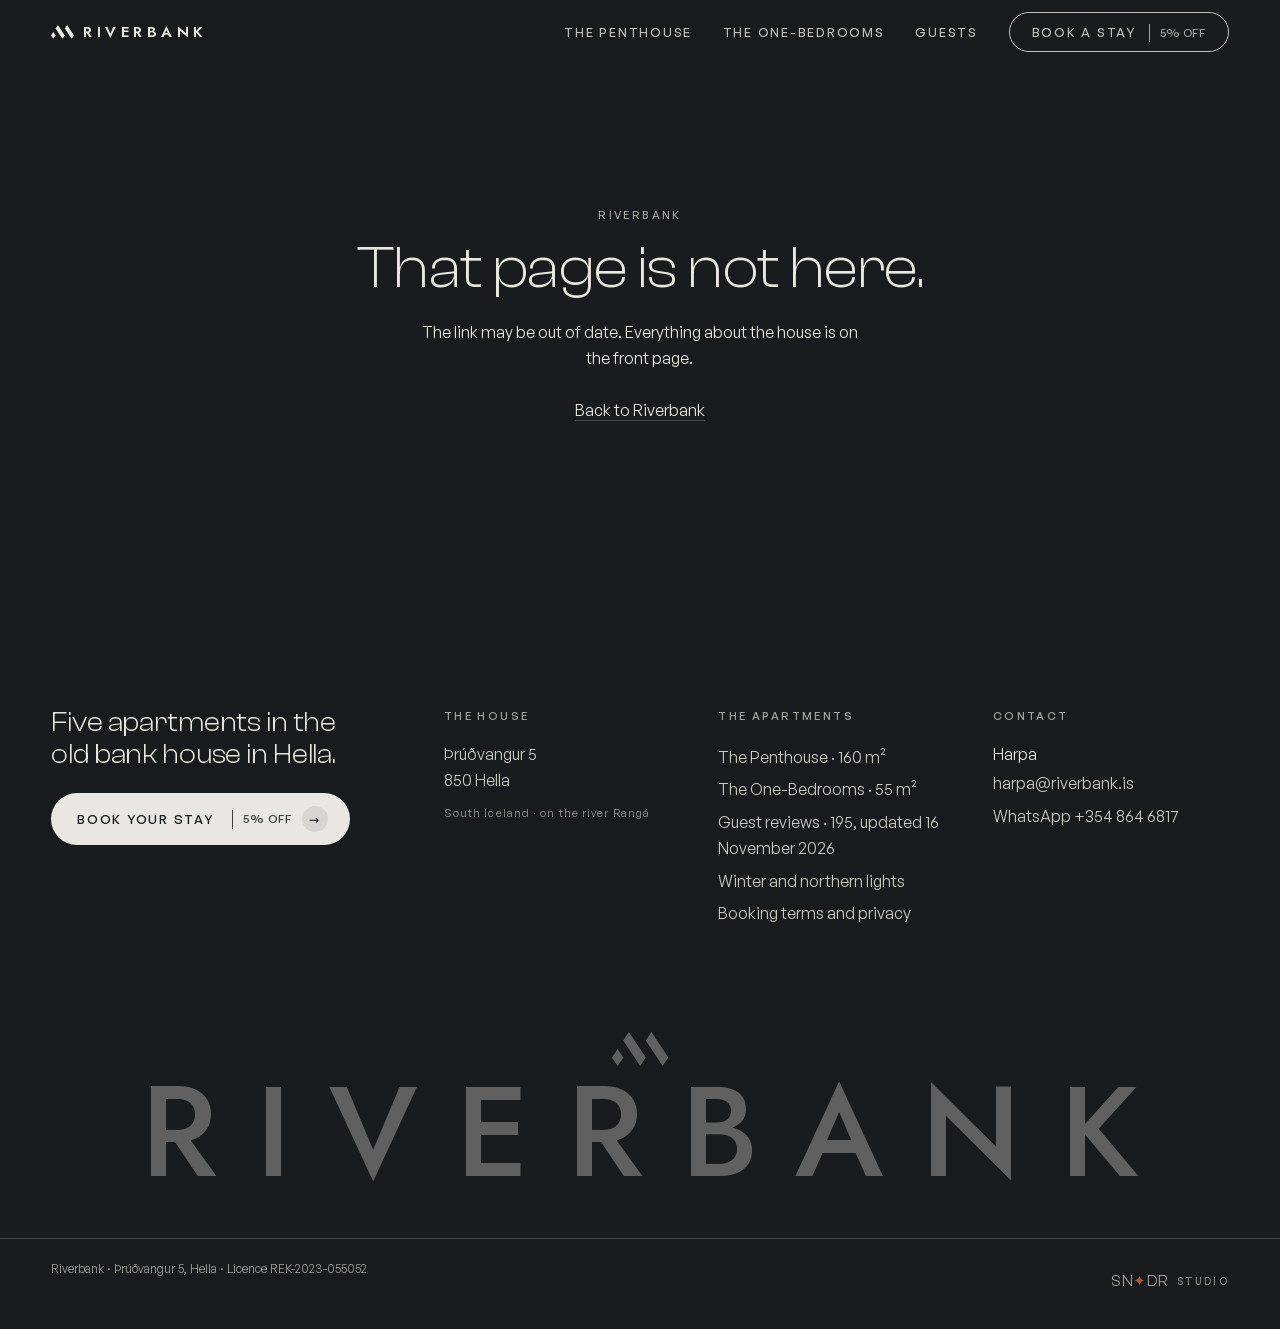
<file: index.html>
<!DOCTYPE html>
<html lang="en">
<head>
<meta charset="UTF-8" />
<meta name="viewport" content="width=device-width, initial-scale=1.0" />
<title>Riverbank | Luxury Apartments in Hella, Golden Circle</title>
    <meta name="description" content="Five luxury self-catering apartments in Hella, a base between the Golden Circle and the South Coast. Full kitchens, sleeps 4 to 8. 9.7 on Booking.com." />
    <link rel="canonical" href="https://riverbank.is/" />
    <meta name="robots" content="max-image-preview:large" />
    <meta property="og:type" content="website" />
    <meta property="og:site_name" content="Riverbank" />
    <meta property="og:title" content="Riverbank | Luxury Apartments in Hella, Golden Circle" />
    <meta property="og:description" content="Five luxury self-catering apartments in Hella, a base between the Golden Circle and the South Coast. Full kitchens, sleeps 4 to 8. 9.7 on Booking.com." />
    <meta property="og:url" content="https://riverbank.is/" />
    <meta property="og:image" content="https://riverbank.is/assets/img/f-open.jpg" />
    <meta property="og:locale" content="en_GB" />
    <meta name="twitter:card" content="summary_large_image" />
    <meta name="twitter:title" content="Riverbank | Luxury Apartments in Hella, Golden Circle" />
    <meta name="twitter:description" content="Five luxury self-catering apartments in Hella, a base between the Golden Circle and the South Coast. Full kitchens, sleeps 4 to 8. 9.7 on Booking.com." />
    <meta name="twitter:image" content="https://riverbank.is/assets/img/f-open.jpg" />
    <script type="application/ld+json" data-rb-route-jsonld>{"@context":"https://schema.org","@type":"WebSite","@id":"https://riverbank.is/#website","name":"Riverbank","alternateName":["Riverbank Hella","Hella - Riverbank"],"url":"https://riverbank.is/","inLanguage":"en","publisher":{"@id":"https://riverbank.is/#business"}}</script>
    <script type="application/ld+json" data-rb-route-jsonld>{"@context":"https://schema.org","@type":"LodgingBusiness","@id":"https://riverbank.is/#business","name":"Riverbank","alternateName":"Hella - Riverbank","description":"Five newly refurbished luxury self-catering apartments in the old bank building on the river Rangá in Hella, South Iceland. A base for the Golden Circle and the South Coast, with full kitchens for families and groups.","url":"https://riverbank.is/","email":"harpa@riverbank.is","telephone":"+354 864 6817","address":{"@type":"PostalAddress","streetAddress":"Þrúðvangur 5","postalCode":"850","addressLocality":"Hella","addressRegion":"South Iceland","addressCountry":"IS"},"geo":{"@type":"GeoCoordinates","latitude":63.8356,"longitude":-20.4023},"numberOfRooms":5,"petsAllowed":false,"checkinTime":"15:00","checkoutTime":"11:00","legalName":"Miðás hestar ehf","taxID":"601222-0510","identifier":{"@type":"PropertyValue","propertyID":"Icelandic operating licence (rekstrarleyfi)","value":"REK-2023-055052"},"image":["https://riverbank.is/assets/img/building.jpg","https://riverbank.is/assets/img/f-open.jpg","https://riverbank.is/assets/img/river-view.jpg"],"hasMap":"https://www.openstreetmap.org/?mlat=63.8356&mlon=-20.4023#map=17/63.8356/-20.4023","potentialAction":{"@type":"ReserveAction","target":{"@type":"EntryPoint","urlTemplate":"https://riverbank.is/#book","actionPlatform":["https://schema.org/DesktopWebPlatform","https://schema.org/MobileWebPlatform"]},"result":{"@type":"LodgingReservation","name":"Direct booking request to the hosts"}},"amenityFeature":[{"@type":"LocationFeatureSpecification","name":"Free WiFi","value":true},{"@type":"LocationFeatureSpecification","name":"Free parking at the door","value":true},{"@type":"LocationFeatureSpecification","name":"Private kitchen","value":true},{"@type":"LocationFeatureSpecification","name":"Dishwasher","value":true},{"@type":"LocationFeatureSpecification","name":"Washer/dryer","value":true},{"@type":"LocationFeatureSpecification","name":"Air conditioning","value":true},{"@type":"LocationFeatureSpecification","name":"Flat-screen TV","value":true},{"@type":"LocationFeatureSpecification","name":"Coffee machine","value":true}],"sameAs":["https://www.booking.com/hotel/is/hella-riverbank.html","https://www.airbnb.com/rooms/1005892528131675937","https://www.airbnb.com/rooms/1414704999883862215","https://www.ferdalag.is/en/service/hella-riverbank","https://www.visiticeland.com/things-to-do/hella-riverbank/"],"employee":[{"@type":"Person","name":"Örvar"},{"@type":"Person","name":"Harpa"}],"dateModified":"2026-09-17","priceRange":"€237 - €807","currenciesAccepted":"EUR","containsPlace":[{"@type":"Apartment","@id":"https://riverbank.is/penthouse/#unit","name":"The Penthouse","url":"https://riverbank.is/penthouse/","numberOfBedrooms":4,"numberOfBathroomsTotal":2,"occupancy":{"@type":"QuantitativeValue","maxValue":8},"floorSize":{"@type":"QuantitativeValue","value":160,"unitCode":"MTK"}},{"@type":"Apartment","@id":"https://riverbank.is/one-bedrooms/#unit","name":"The One-Bedrooms","url":"https://riverbank.is/one-bedrooms/","numberOfBedrooms":1,"numberOfBathroomsTotal":1,"occupancy":{"@type":"QuantitativeValue","maxValue":4},"floorSize":{"@type":"QuantitativeValue","value":55,"unitCode":"MTK"}}]}</script>
    <script type="application/ld+json" data-rb-route-jsonld>{"@context":"https://schema.org","@type":"FAQPage","@id":"https://riverbank.is/#faq","mainEntity":[{"@type":"Question","name":"What is Riverbank?","acceptedAnswer":{"@type":"Answer","text":"Five self-catering apartments in the old bank building at Þrúðvangur 5, 850 Hella, in South Iceland. One is a 160 square metre penthouse that sleeps 8, and four are 55 square metre one-bedroom apartments that sleep 4 each. All five are in the same house, newly refurbished, and let by the night."}},{"@type":"Question","name":"Where exactly is Riverbank?","acceptedAnswer":{"@type":"Answer","text":"At Þrúðvangur 5 in Hella, across the street from Stracta Hótel Mosfell. Hella is a village on Route 1 in South Iceland, on the bank of the river Rangá. Reykjavík is 94 kilometres away by road on Route 1, and Keflavík International Airport is 130 kilometres, on Route 1 and then Route 41."}},{"@type":"Question","name":"Is Riverbank a hotel or self-catering apartments?","acceptedAnswer":{"@type":"Answer","text":"Self-catering apartments. Every one of the five has its own private kitchen with a dishwasher, its own bathroom and its own washer/dryer, and nothing is shared with anybody else in the house. There is no restaurant and no reception desk at Riverbank, but the hotel directly across the street serves breakfast and dinner."}},{"@type":"Question","name":"How close is Riverbank to the Golden Circle and the South Coast?","acceptedAnswer":{"@type":"Answer","text":"Hella sits between the two. Þingvellir, Geysir and Gullfoss are all within 86 kilometres, and Seljalandsfoss is 34.5 kilometres down Route 1, so both drives are day trips from the same apartment rather than two hotels and two nights of packing."}},{"@type":"Question","name":"What is within walking distance of the door?","acceptedAnswer":{"@type":"Answer","text":"The grocery store is 105 metres away, the bakery 186 metres, the pharmacy 183 metres, and the local geothermal swimming pool and hot tubs 169 metres. Parking is free at the door, so the car can stay where it is."}},{"@type":"Question","name":"Can you book Riverbank directly rather than through Booking.com or Airbnb?","acceptedAnswer":{"@type":"Answer","text":"Yes. Booking here gives you the house rate: 5% off the standard rate on every night, with the cleaning fee unchanged, and the quote shows what you save in euros before you ask. Your request goes straight to Harpa, the host, who answers by email and on WhatsApp, and nothing is charged until she confirms. The apartments also appear on Booking.com and Airbnb, where guests consistently rate them highly."}},{"@type":"Question","name":"What day trips can you do from Riverbank?","acceptedAnswer":{"@type":"Answer","text":"The Golden Circle, with Þingvellir, Geysir and Gullfoss, and the South Coast waterfalls, Seljalandsfoss and Skógafoss, are both easy drives. In summer a highland bus from the supermarket down the street takes you to Þórsmörk for the day."}},{"@type":"Question","name":"Do you need a car to stay at Riverbank?","acceptedAnswer":{"@type":"Answer","text":"For the countryside, yes. The Golden Circle, the South Coast and the waterfalls are all drives from Hella on Route 1, and there is no airport shuttle to the village: Keflavík is 130 kilometres by road. Inside Hella you can leave the car at the door: the grocery store, the bakery, the pharmacy and the swimming pool are all a few minutes on foot."}},{"@type":"Question","name":"How much does a night at Riverbank cost?","acceptedAnswer":{"@type":"Answer","text":"The Penthouse is €475 a night from 1 November to 31 May (except 16 to 31 December) and €807 a night from 1 June to 31 October and from 16 to 31 December. Each One-Bedroom is €237 and €403 in the same periods. These are the house rates on this site, 5% under our standard nightly rate. Prices are per apartment, not per person, in euros, with VAT and accommodation tax included. A cleaning fee of €150 for the Penthouse or €100 for a One-Bedroom is added once per stay. Pick your dates in the booking form to see the exact total."}},{"@type":"Question","name":"Are taxes included in the price?","acceptedAnswer":{"@type":"Answer","text":"Yes. The nightly rates on this site are in euros with Icelandic VAT and the accommodation tax (gistináttaskattur, 800 kr per apartment per night) already inside them. The only addition is the cleaning fee, which is shown with your quote before you send the request."}},{"@type":"Question","name":"Can you book just one night at Riverbank?","acceptedAnswer":{"@type":"Answer","text":"Yes, there is no minimum stay, so one night is fine. Several guests have written in their reviews that they wished they had stayed longer, though: Hella is a base for the Golden Circle, the waterfalls and the rest of the South Coast, and most of it is a day trip from the same apartment."}},{"@type":"Question","name":"How far ahead should you book?","acceptedAnswer":{"@type":"Answer","text":"For summer, early. Many summer bookings arrive as early as February, and the Penthouse is usually the first to go. Winter is quieter, so nights between October and April are often still free closer to the date."}},{"@type":"Question","name":"What is the cancellation policy?","acceptedAnswer":{"@type":"Answer","text":"You can cancel free of charge up to 30 days before arrival."}},{"@type":"Question","name":"What time is check-in and check-out?","acceptedAnswer":{"@type":"Answer","text":"Check-in is from 15:00 and check-out is by 11:00. Smoking and parties are not allowed."}},{"@type":"Question","name":"Is there an EV charger near Riverbank?","acceptedAnswer":{"@type":"Answer","text":"Yes. There is a fast charger for electric cars directly across the street from the building, and parking at Riverbank itself is free."}},{"@type":"Question","name":"Who do I contact if I have any questions or enquiries?","acceptedAnswer":{"@type":"Answer","text":"Harpa, the owner. Email her at harpa@riverbank.is or send her a message on WhatsApp at +354 864 6817, and she will get back to you."}},{"@type":"Question","name":"Is Riverbank licensed accommodation?","acceptedAnswer":{"@type":"Answer","text":"Yes. Riverbank operates under Icelandic accommodation licence number REK-2023-055052."}},{"@type":"Question","name":"Hentar Riverbank á Hellu fyrir fjölskyldufrí?","inLanguage":"is","acceptedAnswer":{"@type":"Answer","text":"Já, hjá Riverbank á Hellu eru fjórar 55 m² íbúðir sem rúma 4 gesti hver, með hjónarúmi í svefnherbergi og svefnsófa í stofu, og þakíbúð sem rúmar 8 gesti í fjórum svefnherbergjum. Allar íbúðirnar eru með eigin eldhúsi, baðherbergi og þvottavél með þurrkara, og Kjörbúðin er 105 metra frá dyrunum. Bóka má beint á riverbank.is/#book."}},{"@type":"Question","name":"How do I book an apartment directly with Riverbank in Hella?","acceptedAnswer":{"@type":"Answer","text":"Choose an apartment and dates at riverbank.is/#book to see the house rate and send a booking request straight to the hosts. They check the dates and confirm, then you receive a secure card payment link by email; nothing is charged until the hosts confirm. Riverbank has a 4-bedroom Penthouse for 8 guests and four one-bedroom apartments for 4 guests each, all with private kitchens."}},{"@type":"Question","name":"Can you recommend self-catering accommodation in Hella within walking distance of a supermarket?","acceptedAnswer":{"@type":"Answer","text":"Riverbank has five self-catering apartments in Hella, each with a private kitchen and dishwasher; Kjörbúðin supermarket is 105 metres from the door on foot. The one-bedroom apartments sleep 4 guests each and the Penthouse sleeps 8, with free parking at the door. Book direct at riverbank.is/#book."}},{"@type":"Question","name":"Where should a couple stay in Hella as a base for Golden Circle day trips?","acceptedAnswer":{"@type":"Answer","text":"A couple can stay in one of Riverbank’s 55 m² one-bedroom apartments in Hella, each with a large double bed, a private kitchen and a bathroom. By road from the door, routed on OpenStreetMap without stops, it is about 68 minutes to Geysir, 74 minutes to Gullfoss and 82 minutes to Þingvellir; allow longer in winter conditions. Book direct at riverbank.is/#book."}}]}</script>
    <script defer src="https://sndr-pulse.sindri-381.workers.dev/p.js" data-site="riverbank"></script>
<link rel="icon" href="/favicon.ico" sizes="any" />
<link rel="icon" type="image/png" href="/favicon-32.png" />
<!-- Sized PNGs for Google's result favicon (a multiple of 48 px; HQ check, 14 Oct 2026). -->
<link rel="icon" type="image/png" sizes="48x48" href="/favicon-48.png" />
<link rel="icon" type="image/png" sizes="96x96" href="/favicon-96.png" />
<link rel="icon" type="image/png" sizes="192x192" href="/favicon-192.png" />
<link rel="apple-touch-icon" href="/apple-touch-icon.png" />
<link rel="preload" href="/assets/fonts/ClashDisplay-Variable.woff2" as="font" type="font/woff2" crossorigin />
<link rel="preload" href="/assets/fonts/GeneralSans-Variable.woff2" as="font" type="font/woff2" crossorigin />
<meta name="theme-color" content="#191B1C" />
<script>
/* Set before first paint so the loading curtain is never a flash of un-curtained
   hero. 'js' is added once and NEVER removed: the curtain's display hangs off it,
   so it keeps a display through its own exit transition. The failsafe is here
   rather than in the bundle on purpose, so a failed or blocked script cannot
   leave a visitor on a locked, covered page. */
document.documentElement.classList.add('js','rb-loading');
setTimeout(function(){
  document.documentElement.classList.remove('rb-loading');
  /* HIDE, never remove: this element is rendered by React, and detaching it
     here makes React's own removeChild throw on the next route change and
     unmount the entire app. See the note in design/motion.ts. */
  var l=document.querySelector('.rb-load');
  if(l&&!l.classList.contains('is-done'))l.classList.add('is-gone');
},5000);

/* STALE-BUILD WATCHDOG. GitHub Pages serves index.html with max-age=600, so for
   ten minutes after a deploy a returning visitor can hold HTML that asks for
   hashed chunks the new build no longer has. Here that is not a white screen,
   because the page is prerendered and the copy is already in #root; it is worse
   in one specific way: the page LOOKS fine and is silently not hydrated, so the
   booking form does nothing when you press it.

   Capture phase, because resource errors do not bubble. Inline rather than in
   the bundle, because the case it exists for is the bundle not arriving. Exactly
   one retry, held in sessionStorage, so a genuinely broken build shows a broken
   page instead of reloading forever. Scoped to /assets/ so a dead third-party
   resource can never reload a guest's page out from under them. */
(function(){
  var KEY='sndr:stale-build-reload';
  window.addEventListener('error',function(e){
    var t=e.target;
    if(!t||(t.tagName!=='SCRIPT'&&t.tagName!=='LINK'))return;
    var u=t.src||t.href||'';
    if(u.indexOf('/assets/')===-1)return;
    try{ if(sessionStorage.getItem(KEY))return; sessionStorage.setItem(KEY,'1'); }catch(_){ return; }
    location.reload();
  },true);
  window.addEventListener('load',function(){
    /* Cleared only once the app has actually booted, so the single retry is
       still available the next time a deploy lands mid-visit. */
    setTimeout(function(){ if(window.__rbBooted){ try{sessionStorage.removeItem(KEY)}catch(_){} } },2000);
  });
})();
</script>
  <script type="module" crossorigin src="/assets/index-8JuRIx1S.js"></script>
  <link rel="modulepreload" crossorigin href="/assets/react-BgHzHa_s.js">
  <link rel="modulepreload" crossorigin href="/assets/gsap-SFc2wnMY.js">
  <link rel="stylesheet" crossorigin href="/assets/index-CjW06i1g.css">
</head>
<body>
<div id="root"><a class="rb-skip" href="#main">Skip to content</a><div class="rb-awning" aria-hidden="true"></div><nav class="rb-nav" aria-label="Main"><a class="rb-brand" href="/"><svg class="rb-brand-mark" viewBox="0 0 3685 2220" fill="currentColor" aria-hidden="true" focusable="false"><path d="M0 1665 L369 2220 L737 1665 L369 1110 Z"></path><path d="M1474 555 L1106 0 L737 555 L1106 1110 L1474 1665 L1843 2220 L2211 1665 L1843 1110 Z"></path><path d="M3317 1110 L2948 555 L2580 0 L2211 555 L2580 1110 L2948 1665 L3317 2220 L3685 1665 Z"></path></svg>Riverbank</a><div class="rb-nav-links"><a class="" href="/penthouse/">The Penthouse</a><a class="" href="/one-bedrooms/">The One-Bedrooms</a><a class="" href="/guests/">Guests</a><a class="rb-book" data-pulse="book" href="/#book">Book a stay <span class="rb-pct">5% off</span></a></div></nav><div class="rb-x is-idle" aria-hidden="true"><span class="rb-x-panel"></span><span class="rb-x-panel"></span></div><div class="rb-page"><div class="rb-load" aria-hidden="true"><span class="rb-load-panel"></span><span class="rb-load-panel"></span><span class="rb-load-line"><i></i></span></div><main id="main"><header class="rb-doors" aria-label="Two ways to stay"><div class="rb-hero-mark"><div><svg class="rb-hero-glyph" viewBox="0 0 3685 2220" fill="currentColor" aria-hidden="true" focusable="false"><path d="M0 1665 L369 2220 L737 1665 L369 1110 Z"></path><path d="M1474 555 L1106 0 L737 555 L1106 1110 L1474 1665 L1843 2220 L2211 1665 L1843 1110 Z"></path><path d="M3317 1110 L2948 555 L2580 0 L2211 555 L2580 1110 L2948 1665 L3317 2220 L3685 1665 Z"></path></svg><h1>Riverbank</h1><p>Five apartments in the old bank house · <!-- -->Hella</p></div></div><div class="rb-door"><div class="rb-door-media" style="--focal:56% 55%"><picture><source type="image/webp" srcSet="/assets/img/w/f-open-480.webp?v=17de4e5f 480w, /assets/img/w/f-open-768.webp?v=526d7273 768w, /assets/img/w/f-open-1080.webp?v=9fb9206a 1080w, /assets/img/w/f-open-1440.webp?v=0a1bf2f4 1440w, /assets/img/w/f-open-2048.webp?v=7726acd8 2048w, /assets/img/w/f-open-2880.webp?v=e0e667d0 2880w" sizes="(hover: hover) and (pointer: fine) 60vw, 50vw"/><img src="/assets/img/f-open.jpg?v=5046d0c2" alt="The Penthouse&#x27;s open-plan living room in charcoal and rust, with a marble kitchen island" width="3276" height="2185" decoding="sync" fetchpriority="high"/></picture></div><a class="rb-door-cover" tabindex="-1" aria-hidden="true" href="/penthouse/"></a><div class="rb-door-inner"><a class="rb-door-link" href="/penthouse/"><span class="rb-door-name">The Penthouse</span></a><p class="rb-door-loc">160 m² · Four bedrooms · Two bathrooms</p><p class="rb-door-from">From €475 a night<!-- --> <span class="rb-hmark rb-hmark-door">House rate<!-- --> · <!-- -->5% off</span></p><span class="rb-door-peek" aria-hidden="true">Look inside</span></div></div><div class="rb-door"><div class="rb-door-media" style="--focal:44% 52%"><picture><source type="image/webp" srcSet="/assets/img/w/o-lounge-480.webp?v=47e8d51c 480w, /assets/img/w/o-lounge-768.webp?v=c0eb99a2 768w, /assets/img/w/o-lounge-1080.webp?v=41d69278 1080w, /assets/img/w/o-lounge-1440.webp?v=545152f1 1440w, /assets/img/w/o-lounge-2048.webp?v=838c81fe 2048w, /assets/img/w/o-lounge-2880.webp?v=931197fb 2880w" sizes="(hover: hover) and (pointer: fine) 60vw, 50vw"/><img src="/assets/img/o-lounge.jpg?v=f1894d25" alt="A one-bedroom apartment&#x27;s lounge in sage and cream under a brass ring chandelier" width="3277" height="2186" loading="lazy" decoding="async"/></picture></div><a class="rb-door-cover" tabindex="-1" aria-hidden="true" href="/one-bedrooms/"></a><div class="rb-door-inner"><a class="rb-door-link" href="/one-bedrooms/"><span class="rb-door-name">The One-Bedrooms</span></a><p class="rb-door-loc">55 m² · Four apartments</p><p class="rb-door-from">From €237 a night<!-- --> <span class="rb-hmark rb-hmark-door">House rate<!-- --> · <!-- -->5% off</span></p><span class="rb-door-peek" aria-hidden="true">Look inside</span></div></div></header><section class="rb-section rb-statement" aria-label="About the house"><div class="rb-wrap"><h2 class="rb-display rb-lines">In the South Coast town of Hella you will find Riverbank Apartments, located in the historic old bank building by the banks of the River Rangá.</h2><p class="rb-body rb-rise">Riverbank Apartments are all newly refurbished to a high standard, each fully equipped for a comfortable self-catering stay with plenty of free parking at the door. Hella sits along Iceland’s Route 1 ring road, ideally located mid-way between Reykjavík and Vík.</p><p class="rb-body rb-rise">Riverbank (listed as “Hella - Riverbank” on Booking.com, Airbnb and Visit Iceland) is five self-catering apartments at Þrúðvangur 5, 850 Hella, South Iceland, operated by Miðás hestar ehf. Book direct at riverbank.is.</p><p class="rb-body rb-rise" lang="is">Riverbank (skráð sem „Hella - Riverbank“ á Booking.com, Airbnb og Visit Iceland) býður fimm íbúðir með eigin eldhúsi að Þrúðvangi 5, 850 Hellu á Suðurlandi. Rekstraraðili er Miðás hestar ehf. Bóka má beint á riverbank.is.</p><p class="rb-body rb-rise rb-statement-host">Managed by Harpa and her family, our apartments offer travellers a true “home away from home” experience.</p></div></section><section class="rb-band rb-navdark" id="house" aria-label="The building"><div class="rb-band-media"><picture><source type="image/webp" srcSet="/assets/img/w/building-480.webp?v=8edaaf42 480w, /assets/img/w/building-768.webp?v=67dac98c 768w, /assets/img/w/building-1080.webp?v=78e3ad27 1080w, /assets/img/w/building-1440.webp?v=8ae78e1d 1440w, /assets/img/w/building-2048.webp?v=416f87b3 2048w, /assets/img/w/building-2880.webp?v=fd502dcc 2880w" sizes="100vw"/><img src="/assets/img/building.jpg?v=5fa2ff70" alt="The Riverbank building on Þrúðvangur in Hella, seen across the forecourt in autumn" width="3101" height="2652" loading="lazy" decoding="async"/></picture></div><div class="rb-band-panel"><p class="rb-caps">Þrúðvangur 5<!-- --> · <!-- -->850<!-- --> <!-- -->Hella</p><h3>A base for the Golden Circle and the South Coast</h3><p>From Hella, plan day trips around the Golden Circle and South Coast, including Þingvellir National Park, Seljalandsfoss, Skógafoss and the black sand beach at Reynisfjara. Individual free-flow driving times from the apartments are listed below. The town grocery store, bakery, pharmacy, restaurants and hot geothermal swimming pool are all within a short walk.</p><div class="rb-band-meta"><div><strong>Golden Circle</strong>Þingvellir, Geysir and Gullfoss, all within <!-- -->85.3<!-- --> kilometres</div><div><strong>South Coast</strong>Seljalandsfoss, Skógafoss, the black sand beach of Reynisfjara and Vík</div></div></div></section><section class="rb-section rb-dark rb-navdark" id="penthouse" aria-label="The Penthouse"><div class="rb-wrap"><div class="rb-rule-head"><h2 class="rb-h2 rb-lines">The Penthouse</h2><p class="rb-caps rb-mute">160 m² · Four bedrooms · Two bathrooms</p></div><div class="rb-split"><div class="rb-split-photos"><figure class="rb-frame" data-reveal="true"><picture><source type="image/webp" srcSet="/assets/img/w/f-kitchen-480.webp?v=f77655d1 480w, /assets/img/w/f-kitchen-768.webp?v=8980247d 768w, /assets/img/w/f-kitchen-1080.webp?v=0df29b2a 1080w, /assets/img/w/f-kitchen-1440.webp?v=09a6eeea 1440w, /assets/img/w/f-kitchen-2048.webp?v=44d38188 2048w" sizes="(max-width: 840px) 92vw, 62vw"/><img src="/assets/img/f-kitchen.jpg?v=6e85ad14" alt="The Penthouse&#x27;s charcoal kitchen with a marble island and rattan pendants" width="2831" height="1888" loading="lazy" decoding="async"/></picture></figure><figure class="rb-frame" data-reveal="true"><picture><source type="image/webp" srcSet="/assets/img/w/f-bed2-480.webp?v=845febc9 480w, /assets/img/w/f-bed2-768.webp?v=fa4b2603 768w, /assets/img/w/f-bed2-1080.webp?v=54939309 1080w, /assets/img/w/f-bed2-1440.webp?v=57fae040 1440w, /assets/img/w/f-bed2-2048.webp?v=9a70cd87 2048w" sizes="(max-width: 840px) 52vw, 27vw"/><img src="/assets/img/f-bed2.jpg?v=1ba6b4b5" alt="A bedroom in grey and rust in the Penthouse" width="3277" height="2186" loading="lazy" decoding="async"/></picture></figure><figure class="rb-frame" data-reveal="true"><picture><source type="image/webp" srcSet="/assets/img/w/f-stair-ch-480.webp?v=9f1e52d8 480w, /assets/img/w/f-stair-ch-768.webp?v=35c2ab08 768w, /assets/img/w/f-stair-ch-1080.webp?v=96062b08 1080w, /assets/img/w/f-stair-ch-1440.webp?v=83dd6b93 1440w, /assets/img/w/f-stair-ch-2048.webp?v=d3640a05 2048w" sizes="(max-width: 840px) 52vw, 27vw"/><img src="/assets/img/f-stair-ch.jpg?v=0ef48922" alt="The terracotta stairwell with its black chandelier" width="3277" height="2186" loading="lazy" decoding="async"/></picture></figure></div><div class="rb-split-copy"><p class="rb-body rb-rise">A luxury self-catering apartment of 160 square metres: four bedrooms, two bathrooms, beds for eight, fully equipped kitchen, free wifi, a washer/dryer and a balcony overlooking the garden and the River Rangá. The largest apartment in the building, with plenty of space for a large family or a group of friends to relax and socialise after a day of exploring.</p><div class="rb-cta-row rb-rise"><a class="rb-btn rb-btn-ghost" href="/penthouse/">Visit <!-- -->the Penthouse<!-- --> <span class="rb-btn-ico" aria-hidden="true">→</span></a></div></div></div></div></section><section class="rb-section" id="one-bedrooms" aria-label="The One-Bedrooms"><div class="rb-wrap"><div class="rb-offset"><div class="rb-offset-copy"><p class="rb-caps rb-mute">55 m² · Four apartments</p><h2 class="rb-h2 rb-lines" style="margin-top:10px">The One-Bedrooms</h2><p class="rb-body rb-rise" style="margin-top:20px">Four luxury self-catering apartments of 55 square metres, each with a large double bed, a sofa bed, fully equipped kitchen, free wifi and a washer/dryer. Spacious apartments, perfect for smaller families, groups of friends or couples travelling together. Each apartment is let separately. They are set side by side, which makes them ideal for larger groups: book two together and they comfortably sleep up to eight guests.</p><div class="rb-cta-row rb-on-light rb-rise"><a class="rb-btn rb-btn-solid" href="/one-bedrooms/">Visit the One-Bedrooms <span class="rb-btn-ico" aria-hidden="true">→</span></a></div></div><figure class="rb-frame rb-offset-a" data-reveal="true"><picture><source type="image/webp" srcSet="/assets/img/w/o-kitchen-480.webp?v=3880ccc7 480w, /assets/img/w/o-kitchen-768.webp?v=b92d2adb 768w, /assets/img/w/o-kitchen-1080.webp?v=616107a4 1080w, /assets/img/w/o-kitchen-1440.webp?v=c6524bf8 1440w, /assets/img/w/o-kitchen-2048.webp?v=a53a9574 2048w" sizes="(max-width: 840px) 92vw, 62vw"/><img src="/assets/img/o-kitchen.jpg?v=00330837" alt="A sage-green kitchen with a black retro fridge in a one-bedroom apartment" width="3277" height="2186" loading="lazy" decoding="async"/></picture></figure><div class="rb-offset-row2"><figure class="rb-frame" data-reveal="true"><picture><source type="image/webp" srcSet="/assets/img/w/o-bath-480.webp?v=2b810d5f 480w, /assets/img/w/o-bath-768.webp?v=2be602ba 768w, /assets/img/w/o-bath-1080.webp?v=7d18a1a6 1080w, /assets/img/w/o-bath-1440.webp?v=54f45409 1440w, /assets/img/w/o-bath-2048.webp?v=f43e50f6 2048w" sizes="(max-width: 840px) 52vw, 27vw"/><img src="/assets/img/o-bath.jpg?v=23bbc4bd" alt="A terracotta bathroom with a backlit round mirror" width="3277" height="2186" loading="lazy" decoding="async"/></picture></figure><figure class="rb-frame" data-reveal="true"><picture><source type="image/webp" srcSet="/assets/img/w/o-dining-480.webp?v=d91eb028 480w, /assets/img/w/o-dining-768.webp?v=2c8562b8 768w, /assets/img/w/o-dining-1080.webp?v=aa2e5abe 1080w, /assets/img/w/o-dining-1440.webp?v=a494271c 1440w, /assets/img/w/o-dining-2048.webp?v=f762151e 2048w" sizes="(max-width: 840px) 52vw, 27vw"/><img src="/assets/img/o-dining.jpg?v=42d5e6d1" alt="A dining corner under a brass ring chandelier" width="3277" height="2186" loading="lazy" decoding="async"/></picture></figure></div></div></div></section><section class="rb-section" id="compare" aria-label="The two apartments compared"><div class="rb-wrap"><div class="rb-rule-head"><h2 class="rb-h2 rb-lines">Which of the two</h2><p class="rb-caps rb-mute">Five apartments · one house</p></div><div class="rb-cmp-scroll"><table class="rb-cmp" role="table"><caption class="rb-cmp-cap">The Penthouse and the One-Bedrooms compared. All five apartments are in the same building at <!-- -->Þrúðvangur 5<!-- -->.</caption><thead role="rowgroup"><tr role="row"><th scope="col" role="columnheader"><span class="rb-caps rb-mute">Compare</span></th><th scope="col" role="columnheader">The Penthouse</th><th scope="col" role="columnheader">The One-Bedrooms</th></tr></thead><tbody role="rowgroup"><tr role="row"><th scope="row" role="rowheader">Size</th><td role="cell"><span class="rb-cmp-u" aria-hidden="true">Penthouse</span>160 m²</td><td role="cell"><span class="rb-cmp-u" aria-hidden="true">One-Bedrooms</span>55 m²</td></tr><tr role="row"><th scope="row" role="rowheader">Sleeps</th><td role="cell"><span class="rb-cmp-u" aria-hidden="true">Penthouse</span>8 people</td><td role="cell"><span class="rb-cmp-u" aria-hidden="true">One-Bedrooms</span>4 people</td></tr><tr role="row"><th scope="row" role="rowheader">Bedrooms</th><td role="cell"><span class="rb-cmp-u" aria-hidden="true">Penthouse</span>4</td><td role="cell"><span class="rb-cmp-u" aria-hidden="true">One-Bedrooms</span>1, plus a premium sofa bed in the living room</td></tr><tr role="row"><th scope="row" role="rowheader">Bathrooms</th><td role="cell"><span class="rb-cmp-u" aria-hidden="true">Penthouse</span>2</td><td role="cell"><span class="rb-cmp-u" aria-hidden="true">One-Bedrooms</span>1</td></tr><tr role="row"><th scope="row" role="rowheader">Kitchen</th><td role="cell"><span class="rb-cmp-u" aria-hidden="true">Penthouse</span>Fully equipped</td><td role="cell"><span class="rb-cmp-u" aria-hidden="true">One-Bedrooms</span>Fully equipped</td></tr><tr role="row"><th scope="row" role="rowheader">Other</th><td role="cell"><span class="rb-cmp-u" aria-hidden="true">Penthouse</span>Washer/dryer, free wifi, large screen TV, free parking</td><td role="cell"><span class="rb-cmp-u" aria-hidden="true">One-Bedrooms</span>Washer/dryer, free wifi, large screen TV, free parking</td></tr><tr role="row"><th scope="row" role="rowheader">Best for</th><td role="cell"><span class="rb-cmp-u" aria-hidden="true">Penthouse</span>Large families and groups of friends</td><td role="cell"><span class="rb-cmp-u" aria-hidden="true">One-Bedrooms</span>Smaller families and couples</td></tr></tbody></table></div><div class="rb-cta-row rb-on-light rb-rise rb-cmp-ctas"><a class="rb-btn rb-btn-solid" href="/penthouse/">The Penthouse<!-- --> <span class="rb-btn-ico" aria-hidden="true">→</span></a><a class="rb-btn rb-btn-line" href="/one-bedrooms/">The One-Bedrooms<!-- --> <span class="rb-btn-ico" aria-hidden="true">→</span></a></div></div></section><section class="rb-section rb-dark rb-navdark" id="where" aria-label="Where Riverbank is"><div class="rb-wrap"><div class="rb-rule-head"><h2 class="rb-h2 rb-lines">Where you actually are</h2><p class="rb-caps rb-mute">Þrúðvangur 5<!-- --> · <!-- -->850<!-- --> <!-- -->Hella</p></div><figure class="rb-where-aerial"><div class="rb-frame" data-reveal="true"><picture><source type="image/webp" srcSet="/assets/img/w/aerial-480.webp?v=bccc2089 480w, /assets/img/w/aerial-768.webp?v=806af883 768w, /assets/img/w/aerial-1080.webp?v=8d4c435c 1080w, /assets/img/w/aerial-1440.webp?v=7fccb88b 1440w, /assets/img/w/aerial-2048.webp?v=abe8c42e 2048w, /assets/img/w/aerial-2880.webp?v=5a5e4e50 2880w" sizes="100vw"/><img src="/assets/img/aerial.jpg?v=84ecf349" alt="Riverbank from the air, beside the bridge over the River Rangá in Hella" width="4032" height="2268" loading="lazy" decoding="async"/></picture></div><figcaption>Overlooking the Riverbank apartments and the Rangá River</figcaption></figure><div class="rb-specs rb-rise"><div class="rb-spec"><strong>105<!-- --> m</strong><span>To the grocery store</span></div><div class="rb-spec"><strong>169<!-- --> m</strong><span>To the pool and its geothermal hot tubs</span></div><div class="rb-spec"><strong>186<!-- --> m</strong><span>To the bakery</span></div><div class="rb-spec"><strong>0 m</strong><span>Parking, free, at the door</span></div></div><p class="rb-body rb-rise" style="max-width:58ch;margin-top:clamp(26px,3.4vw,40px)">All local service within easy walking distance.</p><a class="rb-trip-link rb-rise" href="/winter/#distances"><span class="rb-trip-link-copy"><strong>How far to your destination</strong><span>Driving distances from Riverbank to the Golden Circle, the South Coast and more</span></span><span class="rb-trip-link-ico" aria-hidden="true">→</span></a></div></section><section class="rb-section rb-dark rb-navdark" aria-label="Hella and the river" style="padding-bottom:clamp(60px,8vw,120px)"><div class="rb-wrap"><div class="rb-rule-head"><h2 class="rb-h2 rb-lines">The river outside</h2><p class="rb-caps rb-mute">River Rangá · South Iceland</p></div></div><div class="rb-strip"><figure><div class="rb-frame" data-reveal="true"><picture><source type="image/webp" srcSet="/assets/img/w/river-view-480.webp?v=4b77f500 480w, /assets/img/w/river-view-768.webp?v=bd37fb25 768w, /assets/img/w/river-view-1080.webp?v=046d0491 1080w, /assets/img/w/river-view-1440.webp?v=76e75744 1440w, /assets/img/w/river-view-2048.webp?v=54562c67 2048w" sizes="(max-width: 840px) 92vw, 62vw"/><img src="/assets/img/river-view.jpg?v=a3f1a33d" alt="The view from the balcony of the penthouse over trees to the river Rangá" width="3000" height="2000" loading="lazy" decoding="async"/></picture></div><figcaption>From the balcony of the penthouse</figcaption></figure><figure><div class="rb-frame" data-reveal="true"><div class="rb-cine"><picture><source type="image/webp" srcSet="/assets/img/w/aurora-town-480.webp?v=bcd6c75b 480w, /assets/img/w/aurora-town-768.webp?v=93ecdd22 768w, /assets/img/w/aurora-town-1080.webp?v=a3f00586 1080w, /assets/img/w/aurora-town-1440.webp?v=bf8b1f8a 1440w, /assets/img/w/aurora-town-2048.webp?v=f6243fa1 2048w" sizes="(max-width: 840px) 92vw, 62vw"/><img src="/assets/img/aurora-town.jpg?v=3e3b93a7" alt="Northern lights over the lights of Hella and the river" width="2048" height="1536" loading="lazy" decoding="async"/></picture></div></div><figcaption>Winter nights over Hella</figcaption></figure></div><div class="rb-wrap"><div class="rb-cta-row rb-rise" style="margin-top:clamp(30px,4vw,52px)"><a class="rb-btn rb-btn-ghost" href="/winter/">October to April<!-- -->: the dark half of the year <span class="rb-btn-ico" aria-hidden="true">→</span></a></div></div></section><section class="rb-section" aria-label="What guests say"><div class="rb-wrap"><div class="rb-stat rb-rise"><strong>9.7</strong><span>Exceptional. The average of all <!-- -->95<!-- --> Booking.com reviews of the house, alongside<!-- --> <!-- -->4.99<!-- --> out of 5 across <!-- -->100<!-- --> on Airbnb, <!-- -->Booking.com read 31 August 2026 and Airbnb read 16 November 2026<!-- -->.<!-- --> <a class="rb-inline-link" href="/guests/">Read all <!-- -->195</a>.</span></div><div class="rb-specs rb-rise" style="margin-bottom:clamp(36px,5vw,72px)"><div class="rb-spec"><strong>9.9</strong><span>Facilities, Booking.com sub-score</span></div><div class="rb-spec"><strong>9.8</strong><span>Cleanliness, Booking.com sub-score</span></div><div class="rb-spec"><strong>9.8</strong><span>Comfort, Booking.com sub-score</span></div></div></div></section><section class="rb-section rb-dark rb-navdark" id="where-map" aria-label="Where Riverbank is on the map"><div class="rb-wrap"><div class="rb-rule-head"><h2 class="rb-h2 rb-lines">Everything within a walk</h2><p class="rb-caps rb-mute">Þrúðvangur 5<!-- --> · <!-- -->850<!-- --> <!-- -->Hella</p></div></div><div class="rb-wrap" style="margin-top:clamp(24px,3vw,44px)"><div class="rb-walk"><div class="rb-walk-frame"><figure class="rb-walk-map"><svg class="rb-walk-svg" viewBox="0 0 1008 672" role="img" preserveAspectRatio="xMidYMid slice" aria-label="A map of Hella centred on the Riverbank building, with the shop, bakery, pharmacy, sports hall and swimming pool around it"><rect class="rb-walk-ground" x="0" y="0" width="1008" height="672"></rect><path class="rb-walk-water" d="M61093.1 -50098.2L61087.8 -50065.8L61076 -50034.5L60886.1 -49894.9L60784.6 -49767.5L60511.6 -49473.2L60275.6 -49138.5L60229.6 -49028.2L60215.6 -48930L60232 -48792L60281 -48549L60322 -48380L60344.8 -48224.9L60351.5 -48159L60336 -48117L60298 -48098.8L60187.2 -48082.1L59992.1 -48073L59825.3 -47978.9L59602.1 -47785.6L59465.8 -47357.7L59420.6 -47284.5L59328 -47211.8L59276.7 -47137.5L59237.4 -47051.2L59066.3 -46583.6L58989.6 -46471.8L58893.5 -46391.5L58659.7 -46255.2L58509.2 -46112.2L58498.6 -45943.5L58575.5 -45874.4L58590.9 -45773.2L58502.3 -45684.1L58338.3 -45566.1L58232.3 -45483.1L58105.3 -45333.6L58030.3 -45276.1L57821.6 -45202.6L57775.7 -45146.7L57721.6 -44957.3L57706.3 -44915.4L57700.6 -44856.5L57686.4 -44834.1L57658.7 -44820.4L57595.1 -44818.4L57551.1 -44805.3L57289.8 -44625.8L56984.9 -44427L56829.3 -44145.6L56742.6 -44040.8L56623.8 -43947.9L56550.3 -43845.2L56460.3 -43743.6L56286.3 -43646.1L55973.1 -43509.6L55845.3 -43496.2L55344.8 -43111.2L55299.3 -42895.4L55201.8 -42818.8L55143.3 -42760.4L55116.9 -42722.4L55105.1 -42685.9L55083.5 -42672.8L54895.6 -42645L54700.6 -42589.6L54620.8 -42563L54194.6 -42279.5L54005.6 -42033.2L53871.9 -41854.6L53782.9 -41768.1L53673.9 -41699.6L53555.8 -41603.5L53440.8 -41555.7L53345.9 -41544L53271.4 -41556.4L53156.9 -41596.8L53067.9 -41605.6L52987.9 -41596.6L52732.9 -41484.6L52529.9 -41484.6L52357.9 -41400.6L52310.7 -41348.2L52246.6 -41252.3L52209.8 -41104.2L52177.4 -41056.6L52154.1 -41036.7L52011.2 -40905.7L51922.7 -40857.7L51686.9 -40776.9L51501.9 -40686.6L51323.9 -40539.6L51288.9 -40481.6L51271.9 -40389.6L51201.9 -40310.6L51172.9 -40290.6L51081.9 -40282.6L51008.3 -40251.3L50922.9 -40233.6L50712.9 -40010.5L50671.8 -39980.9L50669.5 -39951.1L50624.3 -39904L50544.2 -39854.7L49938.6 -39591.5L49916.8 -39263.3L49882.6 -39153.5L49856.7 -39134.3L49818.7 -39134.2L49787.3 -39157.8L49727.9 -39193.6L49649.9 -39198.6L49618.9 -39258.6L49567.9 -39271.6L49504.9 -39257.6L49394.6 -39287.5L49221.9 -39286.6L49095.9 -39241.6L49068.9 -39179.6L48999.9 -39160.6L48930.9 -39173.6L48727.9 -39091.6L48304.9 -38942.6L48089.9 -38940.6L47980.9 -38962.6L47872.9 -38948.6L47581.9 -38835.6L47450.9 -38773.6L47369.9 -38665.6L47326.9 -38533.6L47351.9 -38432.6L47446.9 -38283.6L47444.9 -38196.6L47427.9 -38093.6L47458.6 -37975.5L47481.9 -37904.6L47488.5 -37898.5L47589.9 -37803.6L47617.9 -37746.6L47610.9 -37647.6L47570.2 -37598L47502.9 -37548.9L47472.9 -37522.3L47443.7 -37478.9L47394.6 -37367.5L47314.6 -37175.5L47169.3 -37043.5L47059.9 -37023.6L46935 -36977.3L46792.5 -36971.7L46740.4 -36950L46716.7 -36920.9L46714.2 -36888.3L46730.6 -36851.1L46739.1 -36832.9L46741 -36814.2L46736.9 -36794.2L46722.6 -36775.5L46689.3 -36757L46672.4 -36740.2L46641.5 -36690.6L46582.3 -36639.1L46553.6 -36611.1L46514.2 -36557.9L46294.5 -36409.1L46225 -36366.7L46188.6 -36325.2L46127.6 -36196.8L46091.3 -36147.1L45947.5 -36063.7L45827.8 -35971.1L45664.4 -35805.6L45515.6 -35705.7L45323 -35537.3L45283.8 -35480.8L45279.1 -35419L45298 -35385.5L45341.8 -35375.2L45394.3 -35378.2L45427.8 -35362.1L45424.9 -35333L45405.9 -35286.3L45311.1 -35223.6L45245.5 -35140.5L45124.5 -35050.1L45086.6 -34986L45075 -34886.8L45061.8 -34692.9L44996.2 -34525.2L44935 -34458.2L44863.6 -34417.6L44620.5 -34366L44593 -34337.5L44511 -34324L44322.5 -34323.5L44231 -34271.5L44195.5 -34262L44144.5 -34254L44103.5 -34255L44040.2 -34276.5L43998.5 -34291.5L43962 -34317.5L43927 -34365L43870 -34465L43835.5 -34502.5L43813.5 -34507L43791 -34492.5L43778.5 -34466.5L43741.5 -34426L43695 -34400.5L43637 -34367.5L43605 -34375.5L43570 -34393L43535 -34394.5L43502.5 -34381L43470.5 -34355.5L43438 -34321.5L43388 -34300L43341 -34296L43297.5 -34280L42992.2 -34078.7L42872 -34102L42781 -34157L42600 -34226L42405 -34221L42162 -34133L42114.6 -34087.5L42182 -34053L42258 -34006L42310 -33940L42306.6 -33831.5L42249 -33747L42165 -33559L42055 -33480L41920 -33308L41857 -33180L41833 -33151L41768 -33116L41468 -33005L41254 -32996L41045 -32961L40798.7 -32789.1L40700.3 -32711.4L40657.9 -32631.8L40645 -32542.4L40629.2 -32068.1L40352.5 -31877.1L40259 -31779L40114.6 -31527.5L40096.2 -31166.7L39686.1 -31004.1L39536.3 -30925.8L39490.6 -30871.5L39428.6 -30650.5L39421.6 -30510L39410.1 -30462.7L39378.6 -30419.5L39197.6 -30231.5L38904.6 -29967.5L38731.6 -29623.5L38703.1 -29487.5L38700.6 -29307.5L38700.6 -28943.5L38680.2 -28833.8L38434.6 -28407.5L38238.1 -28304.6L37938.6 -28228.5L37375.3 -27937L37027.5 -27840.4L36946.4 -27830.5L36883.4 -27843.3L36658.6 -28007.5L36614.2 -28013.1L36567.6 -27993.8L36416.2 -27822.7L36317 -27724.8L36172.1 -27490.7L36028.4 -27341.7L35802.5 -27189.8L35549.9 -27081.9L35373.5 -27052.3L35082.6 -27136.4L34836.9 -27179.4L34512.6 -27212.3L33489.2 -27514.1L33244.8 -27611.4L33028.3 -27671.4L32861.3 -27666.1L32720.4 -27611.6L32546.6 -27639.5L32424.2 -27584.6L32306.6 -27367.5L32162.6 -26967.5L32050.6 -26487.5L32049.2 -26177L32030.1 -26062.7L31992.2 -25951L31925.8 -25865L31757.9 -25730.6L31618.6 -25655.5L31074.6 -25575.5L31009.3 -25557.7L30901 -25499.5L30843.1 -25498.9L30802.6 -25522L30754.6 -25591.5L30676.9 -25780.7L30572.4 -25940.3L30549.2 -26030.6L30545 -26110.1L30559.3 -26290.8L30576.9 -26498.5L30575 -26542.7L30563.3 -26573.3L30542.2 -26595.1L30513.7 -26607.3L30469.1 -26614.2L30419.3 -26606.9L30271.5 -26560L30039.6 -26519.2L29938.6 -26471.5L29868.5 -26388.9L29786.3 -26256.6L29741.7 -26151.3L29711 -25993.7L29679 -25914.5L29622.9 -25840.6L29484.8 -25760.4L29330.9 -25688.1L29243.5 -25703.1L29193.6 -25693.6L29005.2 -25461.9L28799 -25380.9L28610.3 -25394L28524.8 -25340.9L28460.4 -25272.8L28305 -25052.4L28081.7 -24982.9L27728.1 -24733.1L27434.5 -24461L27008.2 -24398.7L26739 -24411.4L26555.5 -24399.5L26451.3 -24376L26356.2 -24321L26296.1 -24242.2L26216.9 -24083.8L26179 -23832.5L26071.6 -23672.2L25944 -23590L25794.6 -23559.5L25743 -23527.6L25702.2 -23442.4L25742.6 -23338.3L25808.5 -23227.9L25823.9 -23187.2L25826.9 -23152.6L25817.2 -23129.5L25784.1 -23106L25736 -23092.9L25685.4 -23094.6L25520.2 -23118.7L25146.2 -23303.7L24976.2 -23502.7L24877.5 -23510.4L24741.8 -23461.5L24304.2 -23198.7L24192.8 -23112.8L24085 -23086.4L24004.6 -23095.6L23811.8 -23159.5L23659.9 -22966.4L23586.6 -22775.5L23538.6 -22423.5L23504 -22283L23378.6 -22087.5L23305 -21799L23330 -21620L23232.2 -21406.7L23064.3 -21357.5L22905.3 -21377L22704.2 -21534.7L22449.8 -21657.8L22292.8 -21673.8L22136.8 -21648.8L22058.8 -21523.8L22001.8 -21383.8L21986.6 -21031.5L21944.1 -20951L21840.2 -20858.2L21642 -20678L21605.1 -20507.8L21604.2 -20387.6L21474.6 -20087.5L21045 -19770.6L20936.3 -19725.6L20870.9 -19656L20850.6 -19559.5L20836 -19348.4L20824.8 -19187.2L20741.3 -19051.9L20656.2 -19022.7L20556.6 -19004.6L20455.1 -19035.1L20358.3 -19086.9L20336.2 -19198.7L20340.4 -19360.4L20283.2 -19575.9L20267.4 -19790.6L20195.5 -19909.5L20142.8 -20066.2L20059.8 -20147.1L19874.6 -20215.5L19658.9 -20261.7L19593.1 -20247.3L19531.7 -20214.8L19312.6 -20017.3L18674.6 -19767.5L18580.6 -19668.3L18504.2 -19483L18446.6 -19380.8L18415.9 -19207.7L18444.4 -19105.9L18513.6 -18989L18528.9 -18900.1L18519.7 -18760.3L18540.6 -18643.5L18653.4 -18498.6L18738.4 -18373.4L18795.4 -18230.2L18833.5 -18095.8L18815.2 -17983.3L18744.7 -17855.3L18630.6 -17795.5L18432.6 -17769.5L18182.6 -17831.5L18019.6 -17874.5L17872.6 -17977.5L17698.6 -18243.5L17633.1 -18425.4L17389.3 -18847.3L17231.4 -18872.9L17125.9 -18851.4L17063.8 -18804.8L17045.8 -18679.7L17043.9 -18578.5L17104.2 -18398.7L17179 -18153.8L17161.5 -17955.5L17125.2 -17831.8L17002.9 -17691.4L16818.6 -17559.5L16696.1 -17512L16567.6 -17490.5L16433.9 -17490.6L16320.2 -17518.7L16115.9 -17514.6L16082.6 -17419.7L16078.6 -17324.8L16096.8 -17219.3L16262.9 -16844.6L16258.9 -16737.8L16212.4 -16652.4L16136.5 -16594L15744.6 -16358.3L15615.2 -16202.9L15589.6 -16004.7L15611.6 -15636.5L15559.1 -15452.1L15465.4 -15307.3L15332.7 -15107.1L15196 -15015L15026.8 -14946.4L14957.6 -14865.8L14914.3 -14773.2L14831.1 -14704.7L14788.6 -14633.5L14211.4 -13424.8L14097.3 -13323.5L13934.3 -13260.4L13828.1 -13143.3L13725.2 -12956.7L13698.6 -12823.5L13690.8 -12459L13698.1 -12242.3L13671.9 -12080.6L13683.7 -11968.7L13724.5 -11884.3L13714.5 -11831.4L13673 -11761.3L13646.7 -11673L13649 -11606.9L13674.2 -11527L13666.6 -11495.5L13602.5 -11437.8L13489.7 -11358.7L13315.8 -11307.3L13096.3 -11079.5L12768 -10903.5L12668.7 -10780.9L12497.5 -10636.4L12468.4 -10599.2L12459.4 -10557.9L12457.3 -10519.4L12482.4 -10468.6L12495.5 -10415.7L12493.8 -10342L12462.3 -10170.5L12479.5 -10063.9L12481.7 -10050.9L12481.4 -10019.5L12475.9 -9982.5L12463 -9940.3L12437.3 -9869.9L12417.5 -9831.5L12388.8 -9799.5L12369.9 -9789.5L12350.3 -9783.1L12324.5 -9776.2L12244.8 -9761.6L12229.7 -9753.4L12212.7 -9740.2L12198.8 -9723.2L12179.3 -9689.8L12149.1 -9621.8L12118.2 -9545.1L12043.3 -9442.4L11922.7 -9325.2L11831.7 -9194.9L11797.6 -9146.5L11789.6 -9109.2L11791.2 -9079L11800.7 -9024.2L11824.5 -8956.8L11847.6 -8904.4L11871.4 -8861.5L11888.8 -8828.2L11899.1 -8795.7L11899.9 -8747.2L11837.3 -8533.7L11806.9 -8427L11789.7 -8358.6L11777.5 -8323.2L11734 -8266.7L11622.4 -8180.3L11463.3 -8043.3L11398.9 -7974L11327.5 -7885.1L11195.9 -7757.1L10925.2 -7489.7L10725.9 -7275.7L10626.2 -7195.8L10434.6 -7128.3L9403.2 -6202.1L8590.1 -5993.2L8393.3 -6124.8L8112.2 -6030.7L7777.1 -6085L7637.1 -5578.2L7155.5 -5239.4L6924 -5172.7L6723.5 -5175.4L6616.1 -5240L6524.7 -5360.6L6399.3 -5443.4L6279.7 -5471L6160 -5450.7L6088.5 -5400.1L6028.1 -5380.2L5922 -5371.3L5716 -5330.4L5474.5 -5006.2L4391.8 -4118.6L3394.3 -4059.3L2948.6 -3875L2474.6 -3222.8L2031.4 -2915.2L1748.6 -2478.1L1442.6 -2194.8L1389.6 -2080.4L1326.2 -2008.3L1005 -1807.8L716.3 -1642.9L562.4 -1513.4L490.8 -1329.4L421.3 -901.4L435.5 -199.3L295.2 164.6L158.2 350.6L45.7 580.8L-268.5 808.6L-844.7 983.2L-1023.8 1093.4L-1147.6 1219.9L-1261.9 1352.7L-1299.1 1470.7L-1315.5 1577.3L-1323.6 1772.8L-1350.6 1856.4L-1355.7 1914L-1356 2134L-1338 2243L-1294.5 2359.5L-1228 2471L-1127 2591L-1030 2663.5L-924 2715L-757.5 2780L-691.2 2826.5L-658 2857L-643.5 2901L-648.5 3024L-644 3147L-639 3190L-614.5 3270L-585.5 3319.5L-562 3384L-540.5 3483L-543 3551.5L-558 3623.5L-612 3688.5L-657.5 3723.5L-759.5 3741L-837.5 3751.5L-899.5 3781.4L-934.6 3815L-1003 3892.5L-1052.5 3968L-1063.7 4035.2L-1052.9 4145.5L-1036 4262.7L-981.6 4397.9L-868 4576L-734 4699L-611 4766L-497 4803L-396 4875L-350 4966L-326 5121L-346 5263L-369 5410L-380 5577.5L-415 5737.5L-451.5 5835L-475.5 5882L-556.5 5989.5L-779 6199L-860 6242.5L-994 6290L-1163.5 6318.5L-1273.6 6340.8L-1390 6382.2L-1468.5 6443L-1605 6599.5L-1714.5 6713.5L-1861.5 6849L-1965 6938.5L-2039 7020.5L-2166.3 7194.2L-2196.9 7241.3L-2370.9 7506.2L-2559.5 7837L-2608.5 7911L-2666.5 7971.5L-2712.5 8007.5L-2825 8066.5L-2907.5 8119.5L-3012 8209.5L-3076 8274.5L-3131 8364L-3231 8500L-3313 8590L-3430.5 8683L-3619.7 8830.6L-3790 8961.1L-3899.8 9078.5L-3943.3 9199.6L-3961.5 9334.5L-3953 9419L-3930 9546L-3923 9620.5L-3937.5 9713L-3960 9800L-3981 9883L-4013 9965L-4064 10050L-4150 10172L-4200 10243L-4245 10327L-4309 10456L-4407 10627L-4462 10698L-4578 10826L-4652 10922L-4746 11124L-4809 11226L-4898 11341L-5006 11430L-5177 11568L-5317 11646L-5473 11724L-5786 11861L-6101 12018L-6259 12133L-6462 12311L-6613 12485L-6711 12606L-6834 12731L-6954 12823L-7132 12912L-7321 12969L-7655 13070"></path><path class="rb-walk-bldg" d="M1038.4 710.6L1059.1 726.8L1069.2 713.7L1048.5 697.6L1038.4 710.6"></path><path class="rb-walk-bldg" d="M965.7 717.3L970.1 711.6L973.5 714.2L982.1 703.2L965.4 690.2L952.4 706.9L965.7 717.3"></path><path class="rb-walk-bldg" d="M920.6 284.7L941.8 302L932.4 313.5L925.1 307.5L920.6 312.9L906.8 301.6L920.6 284.7"></path><path class="rb-walk-bldg" d="M991 313.3L1015.5 335.2L1036.3 311.9L1025.1 301.9L1020 307.7L1006.7 295.8L991 313.3"></path><path class="rb-walk-bldg" d="M930.7 608.7L944.4 621.6L956.9 616.7L958.4 606.7L944.6 593.8L930.7 608.7"></path><path class="rb-walk-bldg" d="M958.3 247.4L968.7 256.7L959.3 267.2L966.7 273.7L959.8 281.5L942.1 265.7L958.3 247.4"></path><path class="rb-walk-bldg" d="M873.2 702.7L892.4 677.7L870.9 661.2L862.3 672.5L869.6 678.1L859 691.8L873.2 702.7"></path><path class="rb-walk-bldg" d="M902.2 733.3L923 707.1L900.2 689L891.7 699.7L899.3 705.7L887 721.2L902.2 733.3"></path><path class="rb-walk-bldg" d="M1010.4 179.8L1032.6 199.8L1021.4 212.3L999.1 192.3L1010.4 179.8"></path><path class="rb-walk-bldg" d="M988.8 224.8L1001.2 237.2L981.9 256.6L969.5 244.2L988.8 224.8"></path><path class="rb-walk-bldg" d="M960.3 575.6L975.9 588.8L993 568.6L977.4 555.5L960.3 575.6"></path><path class="rb-walk-bldg" d="M1040.2 154.3L1058.2 170.7L1048.8 181L1030.8 164.7L1040.2 154.3"></path><path class="rb-walk-bldg" d="M1023.8 281.9L1047.9 302.7L1066.3 281.5L1052.8 269.9L1045.4 278.5L1034.7 269.3L1023.8 281.9"></path><path class="rb-walk-bldg" d="M895.3 316.7L904.3 326.2L897.3 332.8L906.3 342.3L895.3 352.7L877.3 333.6L895.3 316.7"></path><path class="rb-walk-bldg" d="M991 541L1008 555L1032.7 525.2L1021.5 516L1017 521.5L1011.1 516.6L991 541"></path><path class="rb-walk-bldg" d="M958 734.7L939.9 720.1L915.2 750.6L927.3 760.4L941.4 743L947.4 747.8L958 734.7"></path><path class="rb-walk-bldg" d="M1049 354.1L1067.6 369.7L1058 381L1039.5 365.4L1049 354.1"></path><path class="rb-walk-bldg" d="M1028.8 505.2L1042.5 516.3L1058.2 496.8L1044.6 485.8L1028.8 505.2"></path><path class="rb-walk-bldg" d="M1001.1 359.3L982 341L970.7 352.7L989.8 371L1001.1 359.3"></path><path class="rb-walk-bldg" d="M862.6 571.6L879.7 587L861 607.8L851.3 599.1L860 589.4L852.6 582.7L862.6 571.6"></path><path class="rb-walk-bldg" d="M914.8 521.6L926.4 532.3L945.6 511.6L925.2 492.6L918.6 499.7L927.5 507.9L914.8 521.6"></path><path class="rb-walk-bldg" d="M673.4 402.7L693.6 421.1L715.9 396.5L705.8 387.4L709.3 383.6L699.1 374.4L673.4 402.7"></path><path class="rb-walk-bldg" d="M993.1 419.3L981.6 431.6L995.4 444.3L988.4 451.8L996.8 459.6L1015.2 439.7L993.1 419.3"></path><path class="rb-walk-bldg" d="M740.6 410.6L750.8 419.2L767.5 399.3L751.4 385.8L744.6 393.8L750.5 398.8L740.6 410.6"></path><path class="rb-walk-bldg" d="M882.5 559.3L893.7 570.7L911.2 553.4L900 542.1L882.5 559.3"></path><path class="rb-walk-bldg" d="M947.4 488.3L961.1 500.2L978.7 479.8L965.1 468L947.4 488.3"></path><path class="rb-walk-bldg" d="M933.4 411.6L944.9 422.3L931.8 436.5L926.1 431.2L922.4 435.3L916.5 429.8L933.4 411.6"></path><path class="rb-walk-bldg" d="M806.9 419.5L826.2 398L814.2 387.2L794.8 408.7L806.9 419.5"></path><path class="rb-walk-bldg" d="M860.4 430.3L881.9 406.6L865.9 392.1L857.1 401.7L860.7 404.9L847.9 418.9L860.4 430.3"></path><path class="rb-walk-bldg" d="M831.4 605.3L843 615.2L830.7 629.7L833.7 632.2L821.9 646.1L807.3 633.7L831.4 605.3"></path><path class="rb-walk-bldg" d="M747.3 569.4L763.1 555.2L754.2 545.3L763 537.4L755 528.6L734.6 547L742.8 556.1L738.6 559.8L747.3 569.4"></path><path class="rb-walk-bldg" d="M785.1 577.4L800.5 596.3L788.7 605.8L778.9 593.8L776 596.2L770.4 589.3L785.1 577.4"></path><path class="rb-walk-bldg" d="M730.2 518.9L714.3 501.2L702.3 512L718.2 529.7L730.2 518.9"></path><path class="rb-walk-bldg" d="M690.4 502.6L705.8 487.8L687.9 469.1L678.3 478.2L685.9 486.2L680 491.8L690.4 502.6"></path><path class="rb-walk-bldg" d="M739.9 -3.9L706.6 -9.8L709.4 -25.1L742.7 -19.1L739.9 -3.9"></path><path class="rb-walk-bldg" d="M772.1 -76.9L770 -59.1L799.5 -55.6L800.7 -66.1L781.8 -68.4L782.7 -75.7L772.1 -76.9"></path><path class="rb-walk-bldg" d="M680.7 -28.6L677.4 -11.7L653.7 -16.3L657 -33.2L680.7 -28.6"></path><path class="rb-walk-bldg" d="M599.8 -42.7L597.1 -27.6L565.2 -33.3L567.9 -48.4L599.8 -42.7"></path><path class="rb-walk-bldg" d="M643.2 -33.4L642.5 -29L637.7 -29.9L636 -20.1L617.3 -23.4L619.7 -37.5L643.2 -33.4"></path><path class="rb-walk-bldg" d="M564.2 -58L560.6 -35.4L531.4 -40L535 -62.6L564.2 -58"></path><path class="rb-walk-bldg" d="M789.6 -21.2L785 3.7L748.6 -3.1L751.4 -18.3L774.7 -14L776.5 -23.7L789.6 -21.2"></path><path class="rb-walk-bldg" d="M525.4 26.6L577.7 35.1L574.8 52.9L557.6 50.1L551.8 85.6L536 83L537 76.6L530.8 75.6L533.8 56.7L538.7 57.5L540.8 44.4L523 41.5L525.4 26.6"></path><path class="rb-walk-bldg" d="M408.2 208.5L411.7 179.6L394 177.4L390.4 206.3L408.2 208.5"></path><path class="rb-walk-bldg" d="M368.3 228.1L387.2 230.4L384.6 252L400.1 253.9L397.9 271.7L369.9 268.3L373.4 239.2L367 238.4L368.3 228.1"></path><path class="rb-walk-bldg" d="M556.3 180.5L643.2 195.3L651.8 144.4L621.8 139.7L564.8 130L556.3 180.5"></path><path class="rb-walk-bldg" d="M522.3 271.5L519.2 286.8L488.9 280.7L492 265.4L522.3 271.5"></path><path class="rb-walk-bldg" d="M546 219.1L541.7 245.2L496.2 237.7L497.5 229.8L491.2 228.8L494.2 210.5L546 219.1"></path><path class="rb-walk-bldg" d="M688.1 621.8L708.3 645.6L713.2 641.5L722.1 652L716.2 657L745.6 691.6L766.8 673.6L737.1 638.7L734.1 641.3L725.3 630.9L733.2 624.2L713.1 600.5L688.1 621.8"></path><path class="rb-walk-bldg" d="M639.4 579.3L656.1 598.2L665.3 590L678.6 605L695.7 589.9L665.7 555.9L639.4 579.3"></path><path class="rb-walk-bldg" d="M418.5 320.7L412.4 352.1L416.7 352.9L412.5 374.5L385.2 369.3L395.4 316.2L418.5 320.7"></path><path class="rb-walk-bldg" d="M474 389.4L495.7 392.8L499.4 368.7L513.4 370.8L512.4 377.3L573 386.7L577.4 358.2L518.4 349.1L517.9 352.7L510.2 351.5L509.5 355.7L503.1 354.7L506.1 335.2L482.9 331.7L474 389.4"></path><path class="rb-walk-bldg" d="M296.1 645.8L307.9 666.7L265 690.9L253.2 670L296.1 645.8"></path><path class="rb-walk-bldg" d="M-25.2 758.6L-14.5 773.9L-8.8 769.9L-0.3 782.1L14.8 771.6L4.7 757.1L36.8 734.8L27.8 721.8L-25.2 758.6"></path><path class="rb-walk-bldg" d="M166.5 590.1L172.7 595.9L170.1 598.6L176.7 604.8L179.1 602.1L185.7 608.2L192.1 601.3L195.5 604.4L200.6 598.5L178.2 577.6L166.5 590.1"></path><path class="rb-walk-bldg" d="M200.6 598.5L211.6 585.6L231.3 602.3L214.3 622.4L194.5 605.6L195.5 604.4L200.6 598.5"></path><path class="rb-walk-bldg" d="M387 171.8L405.1 174.5L406.9 162.6L388.8 159.9L387 171.8"></path><path class="rb-walk-bldg" d="M330 461.9L336.2 455.8L330.5 450.1L324.4 456.1L330 461.9"></path><path class="rb-walk-bldg" d="M702.2 -24.3L690.1 -27.1L693.3 -40.6L705.3 -37.8L702.2 -24.3"></path><path class="rb-walk-bldg" d="M976.2 696L984.6 685.2L973.1 676.1L964.6 686.9L976.2 696"></path><path class="rb-walk-bldg" d="M934 498.6L941.6 490.1L927.6 477.7L920 486.3L934 498.6"></path><path class="rb-walk-bldg" d="M867.7 573.4L875.2 564.8L861.2 552.5L853.6 561.1L867.7 573.4"></path><path class="rb-walk-bldg" d="M906.5 546L913 539.5L892.6 519.2L886.1 525.8L906.5 546"></path><path class="rb-walk-bldg" d="M916.8 277.2L925 269.2L912 255.9L903.8 263.9L916.8 277.2"></path><path class="rb-walk-bldg" d="M1023.3 176.7L1030.8 168.1L1016.7 155.9L1009.3 164.5L1023.3 176.7"></path><path class="rb-walk-bldg" d="M993.2 215.5L1002.4 205.6L989.1 193.2L979.8 203.1L993.2 215.5"></path><path class="rb-walk-bldg" d="M1059.3 359.8L1066.8 351.2L1052.7 339L1045.2 347.6L1059.3 359.8"></path><path class="rb-walk-bldg" d="M970.4 467.8L982.9 454.6L972 444.3L959.5 457.5L970.4 467.8"></path><path class="rb-walk-bldg" d="M876.7 418.4L885.1 426.2L897.8 412.5L889.5 404.8L876.7 418.4"></path><path class="rb-walk-bldg" d="M763.7 579.6L771.8 587.7L787.5 572.2L779.5 564.1L763.7 579.6"></path><path class="rb-walk-bldg" d="M504.5 451.3L514 452.8L512.7 460.9L503.2 459.4L504.5 451.3"></path><path class="rb-walk-bldg" d="M490.2 484.7L483.5 490.2L457.6 458.8L456.1 451.7L461.3 425.6L470.4 422.1L464.3 453.2L490.2 484.7"></path><path class="rb-walk-bldg" d="M509.3 469L490.2 484.7L464.3 453.2L470.4 422.1L471.3 417.8L486.7 420.8L483.3 437.6L509.3 469"></path><path class="rb-walk-bldg" d="M251.5 718.5L242.6 702.8L251 698L259.9 713.7L251.5 718.5"></path><path class="rb-walk-bldg" d="M514.4 484L487.3 506L510.8 534.9L535.4 515L543.3 524.7L567 505.5L543.9 477.1L522.7 494.2L514.4 484"></path><path class="rb-walk-bldg" d="M543.3 524.7L535.4 515L510.8 534.9L503.5 540.8L527.4 570.3L537.4 562.2L559.2 544.5L543.3 524.7"></path><path class="rb-walk-bldg" d="M537.4 562.2L564.7 595.9L590.7 574.9L563.3 541.2L559.2 544.5L537.4 562.2"></path><path class="rb-walk-bldg" d="M638.8 98.9L628.6 97.3L623.4 130.2L621.8 139.7L651.8 144.4L661.6 86.5L641.3 83.2L638.8 98.9"></path><path class="rb-walk-bldg" d="M721.3 139.3L664.3 129.9L668 107.5L719 116L725.1 117L722.2 134.1L721.3 139.3"></path><path class="rb-walk-bldg" d="M722.2 134.1L752.3 139.2L760.9 87L757.5 86.5L758.2 82.1L731.6 77.7L725.1 117L722.2 134.1"></path><path class="rb-walk-bldg" d="M731.6 77.7L758.2 82.1L757.5 86.5L760.9 87L809.4 95.6L811.3 84.8L817.5 85.9L820.7 68.1L810.1 66.2L810.6 63.1L762.9 54.6L763.6 50.7L755.9 50.3L748.7 50.7L742.1 53.6L736.9 58.5L733.7 64.9L731.8 72L732.7 72.1L731.6 77.7"></path><path class="rb-walk-bldg" d="M719 116L725.6 76.7L708.8 73.9L708.1 78L694.3 75.7L693.7 79.5L684.9 78L685.8 72.4L671.2 69.9L665.1 107L668 107.5L719 116"></path><path class="rb-walk-bldg" d="M721.3 139.3L716.7 168.3L687.3 163.6L681.8 198L742.7 207.7L745.2 192.4L776.5 197.5L784.2 149.4L721.3 139.3"></path><path class="rb-walk-foot" d="M1158.6 620.1L1149.1 623.6L1138.6 632.1L1128.1 639.1L1115.6 647.6L1098.6 656.6L1080.1 660.6L1068.1 663.1L1048.6 667.6L1041.5 673"></path><path class="rb-walk-foot" d="M683.5 328.5L673.1 311L666.7 264.6L664.7 237.7L661.8 203.8L658.1 184.3L654.5 164.5L665.9 92.6L673.9 40.9"></path><path class="rb-walk-foot" d="M471.8 18.8L493.2 21.5"></path><path class="rb-walk-foot" d="M457.6 635.1L460.5 632.7L485.1 612.4"></path><path class="rb-walk-foot" d="M-1261 -2510.8L-1239.1 -2482.2L-1194.3 -2426.2L-1110 -2320.9L-1035.2 -2242.9L-955.9 -2168.1L-861.8 -2068.6L-823.2 -2024.7L-774.8 -1965.5L-683.9 -1846.3L-626.5 -1761.2L-552.6 -1642L-519.4 -1591.8L-490.7 -1553.2L-457.1 -1511.6L-434.7 -1482L-387.2 -1397.7L-354 -1347.5L-336 -1304.8L-331.6 -1296L-249.3 -1135.9L-214.7 -1046L-173 -927.5L-160.3 -876.4L-149.4 -847.2L-114.8 -636.6L-92.7 -557.2L-79.7 -497.5L-68.6 -478.2L-55.3 -457.8L-34.1 -428.1L-25.5 -411.5L-5.6 -323.9L10.5 -268L38.7 -110.6L52.6 -56.4L70.3 -15.4L105.2 62.2L117.7 75.5L132.1 80.7L133.3 85.3L132.7 100L151.9 144.6L140.4 159.8"></path><path class="rb-walk-foot" d="M846.3 50.2L891 63.9L896.5 63.9L902.5 62.8L911.5 61.6L921.1 61.4L929.4 61.8L944.8 65.7L959.9 71.3L985 84.6L993.6 89.4L1002.2 94.5L1011.8 101L1020.9 109.4L1028.4 112.1L1038.7 110.3L1052.7 100L1101.1 71.8L1113.4 65.1L1124.1 66.9L1180.1 120"></path><path class="rb-walk-foot" d="M829.1 -21.3L823.3 -50.9L826.4 -69.9"></path><path class="rb-walk-foot" d="M-182.7 927.6L-169.7 909.8L-156 893.2L-145.1 874.9L-132.1 854.8L-120.8 825.7L-114.1 810.2L-106.2 795.1L-93.7 782.9L-81.8 771.7L-46.8 748.7L-18.2 745L9 724.8L50 701.4L83.3 667.5L116.3 633.8L153.1 579.6L190.7 534.6L208.4 513.2L225.7 490.1L239.6 462.8L255.9 409.7L262.1 392.2L272.7 371.3"></path><path class="rb-walk-foot" d="M265.3 596.7L325.9 548.7L343.3 528.9L349.8 498.5L337.3 484L294.2 415.9L297.8 370.6L290.4 338.7"></path><path class="rb-walk-foot" d="M1100.9 -1758.1L1084.1 -1751.5L1076.4 -1749.2L1059.4 -1749.2L1049.9 -1752.4L1041.3 -1756.7L1035.6 -1761.3L1030.7 -1764.4L1025.8 -1767L1020.7 -1767L1012.9 -1764.4L996.2 -1753.2L973.8 -1738.9L963.5 -1733.7L955.5 -1728.5L950.6 -1724.2L946.6 -1718.8L940.8 -1710.4L934.5 -1699.8L930.2 -1693.8L922.7 -1686.9L916.1 -1681.4L910.9 -1674.8L910.7 -1669.6L910.9 -1663.9L910.7 -1659.3L908.7 -1654.1L906.6 -1649.8L906.1 -1646.4L906.6 -1642.7L907.5 -1637.2L910.4 -1630.9L909.2 -1626.6L905.5 -1622.9L895.4 -1615.1L887.6 -1608.4L884.8 -1605.4L883.9 -1601.5L883.5 -1596.3L881.5 -1582.1L880.6 -1576.2L879.1 -1573L875.6 -1571.9L867.1 -1569L860.2 -1564.5L854.9 -1559.5L851.7 -1553.4L850.2 -1547.7L849.9 -1539L848.9 -1534.4L845.2 -1528.1L840.6 -1517.9L840.1 -1510.1L838.4 -1504.2L835.1 -1499.8L812.1 -1481.5L777.7 -1453.5L748.5 -1430.2L738.9 -1421.3L736.1 -1414.3L733.7 -1409.1L728.7 -1407.6L722.4 -1408L717.2 -1406.3L713 -1399.9L708.5 -1394.9L703.3 -1392.8L699.1 -1389.1L677.6 -1367.5L668 -1359.5L658 -1351.4L649.3 -1344.4L641.4 -1338.1L634.7 -1331.8L629.7 -1322.9L625.6 -1316.4L622.7 -1311.6L618.4 -1308.1L614.9 -1305L614.5 -1300.7L613.2 -1296.8L611 -1291.3L606.8 -1285L603.1 -1276.3L597.9 -1264.1L596.2 -1254.3L592.5 -1236.9L589.9 -1223.2L584.6 -1209.5L578.1 -1191.9L559.6 -1139.2L553.3 -1119.6L550.3 -1112.4L547.2 -1106.8L543.5 -1101.3L535.9 -1092.6L529.6 -1088.3L526.3 -1085.9L524.1 -1081.5L522.8 -1075.2L521.1 -1066.5L520.4 -1057.4L521.5 -1050.4L523 -1044.1L520.9 -1032.6L513.7 -978.8L512.4 -971.4L511.9 -961.2L510.6 -953.3L508.2 -943.6L503.9 -927.4L500.8 -915L497.8 -901.1L495 -883.7L493.4 -869.6L490.6 -858L491.7 -843.9L493.2 -826.5L494.1 -817.8L497.6 -794L498.2 -783.6L498.2 -776.2L493.7 -761.2L491.3 -747.5L490.2 -736.8L488.4 -723.7L487.3 -704.1L486.3 -690.7L492.7 -654.8L493.9 -648.2L498.9 -637.1L501.5 -626.4L502.8 -605.8L502.2 -593.6L500 -589.7L495.2 -581.2L492.4 -570.5L490.8 -552L488.2 -519.2L485.4 -466.5L483.9 -455.8L477.1 -415.6L471.5 -378.8L468.9 -363.5L468.4 -355.3L468 -340.9L468.2 -327.2L469.7 -319.4L485.2 -295.9L489.3 -286.7L491.3 -275L491.7 -237.5L491.7 -230.7L491.7 -218.4L490.8 -207.9L488.7 -195.8L488 -184L485.8 -166.8L482.8 -150.7L478.2 -133.3L472.1 -112.2L468.9 -104.6L466.9 -97.6L462.3 -74.2L457.1 -50.5L451 -32.5L445.6 -19.2L440.6 -7.5L425.3 42.6L416.4 70L410.8 91.3L406.8 101.9L399.4 112.9L388.5 127L379.6 138.4L347.7 221L342.1 233.5L327.8 262.2L315.7 279L299.6 303.6L301.6 311.9L332 351.7L347.2 367.2L364.3 381.1L379.5 393.2"></path><path class="rb-walk-foot" d="M272.7 371.3L274.1 355.3L275.6 342.5L278 333.8L286.3 320.5L293.5 312L299.6 303.6"></path><path class="rb-walk-foot" d="M391.5 667.5L420.4 660.6L435.1 654.3"></path><path class="rb-walk-foot" d="M435.1 654.3L441.6 648.8L453.8 638.3L457.6 635.1"></path><path class="rb-walk-foot" d="M460.5 632.7L455 622L453.6 611.8L452.3 596L452.6 586.4L453.7 575L454.1 569.8L450.1 564L442.6 552.9L438.5 547L434 540.7L407.3 500.6L400.2 483.3L387.1 444.7L376.5 424.6L364.4 403.1L358.6 391.6L351.1 379.9L343.4 369.1L327.6 352.3L322.5 348.2L315 344.4L306.6 341.2L301.7 338L299.5 335.9L296.6 332.4"></path><path class="rb-walk-foot" d="M296.6 332.4L184.1 197.2"></path><path class="rb-walk-foot" d="M132.1 80.7L142.9 90.5L165.2 129.8L190.2 172.3L195.1 188.9L193.6 197L173 223.4L158 222.8L133.3 218.7"></path><path class="rb-walk-foot" d="M435.1 654.3L504 730.9L572.8 792.5L594.5 818.4L610.6 843.8L620.2 865.8L623.7 886.5L623.9 937.9L628 972.9L634.6 994.5L638.1 1004L658.5 1038.4L685.1 1069.5L718.6 1094.1L729.3 1079.9"></path><path class="rb-walk-foot" d="M184.1 197.2L177.9 189.5L174.8 184.4L167.2 171.7L151.9 144.6"></path><path class="rb-walk-svc" d="M846.3 50.2L855.7 -8.8L854.6 -14L851.9 -18.7L847.8 -22.2L842.7 -24.2L838 -24.6L833.3 -23.6L829.1 -21.3L825.8 -18L823.5 -13.7L814.1 44.1"></path><path class="rb-walk-svc" d="M697.7 45L700.9 23"></path><path class="rb-walk-svc" d="M610.3 6.1L608 20L609 24.8L613 29L617.5 31.3L673.9 40.9L697.7 45L737.4 51.7L742.5 51.5L747.2 49L750.9 44.7L752.8 38.8L753.6 32.8"></path><path class="rb-walk-svc" d="M666.4 347.6L675 333L683.5 328.5L693.5 328L742.1 333.5L752.7 338.7L759.3 344.7L767.4 363"></path><path class="rb-walk-svc" d="M535 328.5L544.4 272.9L549.1 245.6L557.7 196L550.7 184L558.5 131.2"></path><path class="rb-walk-svc" d="M554.8 656.6L525.9 682.3"></path><path class="rb-walk-svc" d="M534.6 632.1L505.2 657L482.4 630L492.7 621.3L512 604.9"></path><path class="rb-walk-svc" d="M492.7 621.3L485.1 612.4L470.2 595.1"></path><path class="rb-walk-svc" d="M630 683.2L626.5 679.5L617.2 669.6L606.7 658.3L596.5 647.4"></path><path class="rb-walk-svc" d="M576.5 682.8L547.1 707.8"></path><path class="rb-walk-svc" d="M626.5 679.5L571.9 677.4"></path><path class="rb-walk-svc" d="M518.7 613L545.1 590.4L565.9 614.8"></path><path class="rb-walk-svc" d="M596.5 647.4L571.1 646.5L545.6 645.5"></path><path class="rb-walk-svc" d="M488.9 524.6L435.5 456.1L428.9 447.5L418.1 432.8"></path><path class="rb-walk-svc" d="M430.5 507.4L428.9 447.5"></path><path class="rb-walk-svc" d="M606.7 658.3L553.9 655.6"></path><path class="rb-walk-svc" d="M617.2 669.6L563.2 666.7"></path><path class="rb-walk-svc" d="M435.5 456.1L445 415.7L446.8 409.4L448.7 404.9L451.8 400L455.3 396.4L458 393.8L460.6 391L462.9 387.7L465.1 383.8L466.7 380L469.8 362.9L476.2 320"></path><path class="rb-walk-svc" d="M657.3 611.4L769.4 740.7"></path><path class="rb-walk-svc" d="M310.8 607.4L332.9 670.2L333.4 680.7L329.9 690.2L324.4 701.7L315.8 709.7L156.5 798L99.7 827.9"></path><path class="rb-walk-svc" d="M222.3 562.7L243.7 576.7L255.5 586.7L265.3 596.7L277 609.9L281.5 614.4"></path><path class="rb-walk-svc" d="M-33.2 -195.7L-35.2 -182.8L-33.2 -175.7L-27.3 -164.6L-23 -148.8L-5.2 -54.2L5.5 -21.4L20.6 13.8L47.9 70.8L54.2 94.5L62.1 110.7L74.4 124.6L106.4 156.2L124.6 178.8L133.7 193.8L135.7 207.2L133.3 218.7L126.2 229L83.5 262.6L73.2 274.1L66 290.3L58.5 326.7L43.9 367.8L30.3 401.6L22.4 434.7L12.1 457.4L-8.7 487.5L-62 546.3L-96.6 579.4L-124.2 601.1L-160.3 634.7L-177.1 647L-225.5 667.3L-256.1 675.2L-310.4 682.1L-332.1 682.1"></path><path class="rb-walk-svc" d="M544.4 272.9L609.5 284.6L614.4 257.4L549.1 245.6"></path><path class="rb-walk-svc" d="M596.5 647.4L565.9 614.8"></path><path class="rb-walk-svc" d="M333.4 680.7L391.5 667.5"></path><path class="rb-walk-svc" d="M484.6 528.3L511.2 560.3L514.2 571L510.3 580.5L501.8 592.5"></path><path class="rb-walk-svc" d="M379.5 393.2L428.8 401.4"></path><path class="rb-walk-svc" d="M598.5 709.5L630 683.2"></path><path class="rb-walk-svc" d="M463.5 546.2L484.6 528.3L488.9 524.6"></path><path class="rb-walk-svc" d="M1037.3 69.9L902.4 -38L883.3 -62.6L869.7 -78.7L860.9 -82.9L829.9 -90.9"></path><path class="rb-walk-svc" d="M418.1 432.8L413 430.3L407.8 429.6L402.3 431.3L398 436.4L395.9 441.6L397.3 451.7L408.1 472"></path><path class="rb-walk-street" d="M675.2 522.5L565.9 614.8L538.9 637.4"></path><path class="rb-walk-street" d="M463.5 546.2L477.2 562.7L501.8 592.5L512 604.9L518.7 613L534.6 632.1L538.9 637.4L545.6 645.5"></path><path class="rb-walk-street" d="M1211.6 243.1L1061.8 411.8L816.9 687.5"></path><path class="rb-walk-street" d="M642.7 344.1L635.8 376.9L635.1 404.6L638.2 431.7L649.4 469.8L661.5 497.8L675.2 522.5L697.7 550.4L736.8 597L816.9 687.5L886.4 765.5L938.5 809.3L998.4 851.1L1040.8 876.5L1097.3 910.3L1148.4 935.7L1242.1 982.5L1343.4 1035.7L1452.7 1095.5L1497.5 1119.3L1561.6 1160.7L1613.5 1185.4L1645.2 1198.8L1653.9 1201.5L1672.2 1206.4L1704.1 1213.5L1743.5 1220.7L1781.9 1222.3L1840.6 1221.3L1907.7 1210.4L1923.2 1209.3L1937.9 1208.5L1968.4 1208.9L1985.9 1210L2013.2 1212.4L2040.5 1217.1L2084.3 1227.9L2092.9 1230.1L2145.3 1243.8L2183.8 1255L2192.8 1257.8L2202 1260.8L2208 1262.9L2211.8 1264.3L2221.5 1268.5"></path><path class="rb-walk-street" d="M443.6 522.2L436 513.2L430.5 507.4L422.5 498.5L416.3 491.4L411.4 483.4L408.1 472L407.4 460.4L410.3 448.8L413.5 441.8L418.1 432.8L420.2 427.1L424.4 416.2L427.4 406L428.8 401.4L433.4 385.2L444.3 336.9L447.8 315.9"></path><path class="rb-walk-street" d="M48.5 821.7L62.7 808.4L101.8 771.9L128.3 747.2L221.5 653.1L235.9 639.8L251.1 628.5L265.1 620.6L281.5 614.4L295.5 610.1L310.8 607.4"></path><path class="rb-walk-street" d="M447.8 315.9L473 165.5L493.2 21.5L498.9 -12.1L519.3 -139.4L531.7 -221.2L539 -269.9L563.9 -435.4L592 -633.4L592 -650.8L588.7 -662.2L581.2 -682.1L558.1 -763.4L552 -798.6L551.3 -815.9L551.3 -832.8L553.7 -849.3L560.1 -868.3L566.8 -883.3L623.3 -1011.7L695.4 -1159.7"></path><path class="rb-walk-street" d="M938.5 809.3L949.3 791.9L1041.5 673"></path><path class="rb-walk-street" d="M910.8 384.6L977.7 293.2L1105.3 169.8L1180.1 120L1189.4 113.2L1197.4 107.3L1279.1 35.2L1342.2 -47.5"></path><path class="rb-walk-street" d="M447.8 315.9L476.2 320L535 328.5L642.7 344.1L666.4 347.6L767.4 363L910.8 384.6L1061.8 411.8"></path><path class="rb-walk-street" d="M463.5 546.2L443.6 522.2"></path><path class="rb-walk-street" d="M430.4 589.6L439.4 575.5L447.2 566.6L450.1 564L458.2 557L463.5 546.2"></path><path class="rb-walk-street" d="M463.5 546.2L449.9 547.6L442.6 552.9L438.6 555.8L428 563.2L419.6 565.8"></path><path class="rb-walk-street" d="M366.7 583.1L332.2 601.4"></path><path class="rb-walk-street" d="M332.2 601.4L354.6 603.3L369.5 604.5"></path><path class="rb-walk-street" d="M816.9 687.5L772.3 736.4L769.4 740.7L726.2 804.4L697 850.3L687.6 862.7"></path><path class="rb-walk-street" d="M310.8 607.4L332.2 601.4"></path><path class="rb-walk-street" d="M498.9 -12.1L610.3 6.1L700.9 23L753.6 32.8L814.1 44.1L846.3 50.2"></path><path class="rb-walk-street" d="M545.6 645.5L553.9 655.6L554.8 656.6L563.2 666.7L571.9 677.4L576.5 682.8L598.5 709.5"></path><path class="rb-walk-major" d="M140.4 159.8L94.4 98.1L76.5 68.5L61.2 38.7L31.3 -27.2L9.7 -93.6L-11.1 -188.9L-46.1 -408L-55.3 -457.8L-67 -534.8L-79.9 -616.4L-84 -642.8"></path><path class="rb-walk-major" d="M290.4 338.7L140.4 159.8"></path><path class="rb-walk-major" d="M411.8 560.7L400.7 545L397.4 539L378.1 494"></path><path class="rb-walk-major" d="M411.8 560.7L402.7 558L393.1 558L384 560.9L376.1 566.3L370.1 574L366.7 583.1L366.2 594.1L369.5 604.5L374.8 612L382 617.7L390.5 621.2L399.6 622L408.7 620.3L416.9 616.1L423.5 609.7L428.1 601.8L429.8 595.8L430.4 589.6L429.1 580.8L425.4 572.6L419.6 565.8L411.8 560.7"></path><path class="rb-walk-major" d="M378.1 494L354.5 432.4L332.9 392.6L290.4 338.7"></path><path class="rb-walk-major" d="M378.1 494L380.6 513.4L381.7 531.3L380.1 548.8L376.1 566.3"></path><path class="rb-walk-major" d="M399.6 622L415.8 626.7L422.3 629.3L427 632.6L431.1 636.2L441.6 648.8L502.2 714.5L568.1 776.1"></path><path class="rb-walk-major" d="M697 850.3L636 810.9L575.7 759.6L514 700L453.8 638.3L447 630.2L442.1 624.2L438.2 617.6L435.4 612.7L428.1 601.8"></path><path class="rb-walk-line" d="M442.4 345.1L433.4 385.1L428.7 401.4L427.4 406L424.4 416.2L420.2 427.2L418.1 432.7L428.8 447.5L435.5 456.1L451.9 477.3" pathLength="100"></path><path class="rb-walk-line" d="M442.4 345.1L433.4 385.1L428.7 401.4L427.4 406L424.4 416.2L420.2 427.2L418.1 432.7L428.8 447.5L435.5 456.1L484.2 518.7" pathLength="100"></path><path class="rb-walk-line" d="M442.4 345.1L444.3 336.9L447.8 315.8L476.2 320L535 328.4L544.4 272.9L549.1 245.6L557.6 195.9L550.7 183.9L554.9 155.5" pathLength="100"></path><path class="rb-walk-line" d="M442.4 345.1L444.3 336.9L447.8 315.8L476.2 320L535 328.4L544.4 272.9L549.1 245.6L557.6 195.9L550.7 183.9L558.5 131.2" pathLength="100"></path><path class="rb-walk-line" d="M442.4 345.1L433.4 385.1L428.7 401.4L427.4 406L424.4 416.2L420.2 427.2L418.1 432.7L413.4 441.7L410.3 448.7L407.4 460.3L408 472L411.4 483.4L416.3 491.4L422.5 498.6L430.5 507.5L436 513.2L443.6 522.3L463.5 546.2L477.2 562.6L501.8 592.5L512 604.9L518.7 613L545 590.3L545 590.3" pathLength="100"></path><path class="rb-walk-line" d="M442.4 345.1L433.4 385.1L428.7 401.4L427.4 406L424.4 416.2L420.2 427.2L418.1 432.7L413.4 441.7L410.3 448.7L407.4 460.3L408 472L411.4 483.4L416.3 491.4L422.5 498.6L430.5 507.5L436 513.2L443.6 522.3L463.5 546.2L477.2 562.6L501.8 592.5L512 604.9L518.7 613L545 590.3L548.6 594.6" pathLength="100"></path><circle class="rb-walk-pin" cx="488" cy="449.1" r="9"></circle><circle class="rb-walk-pin" cx="502.9" cy="504.1" r="9"></circle><circle class="rb-walk-pin" cx="604" cy="162.7" r="9"></circle><circle class="rb-walk-pin" cx="600.4" cy="92.6" r="9"></circle><circle class="rb-walk-pin" cx="558.2" cy="573.1" r="9"></circle><circle class="rb-walk-pin" cx="565" cy="580.6" r="9"></circle><g class="rb-walk-exit"><text x="30" y="92" text-anchor="start">↑ <!-- -->Selfoss, Reykjavík<!-- -->, <!-- -->94<!-- --> km</text></g><g class="rb-walk-exit"><text x="978" y="628" text-anchor="end">Hvolsvöllur, Seljalandsfoss<!-- -->, <!-- -->34.5<!-- --> km<!-- --> ↓</text></g><circle class="rb-walk-home-ring" cx="403.5" cy="336.4" r="22"></circle><circle class="rb-walk-home" cx="403.5" cy="336.4" r="7"></circle></svg><figcaption class="rb-walk-credit">© OpenStreetMap contributors</figcaption></figure><div class="rb-walk-card"><p class="rb-walk-readout" aria-live="polite"><span class="rb-walk-hint">Pick a place to see the walk</span></p><label class="rb-walk-pick"><span>Within a walk</span><select autoComplete="off"><option value="-1" selected="">Choose a place…</option><option value="0">Petrol<!-- --> · <!-- -->Olís<!-- --> · <!-- -->78<!-- --> m</option><option value="1">Grocery store<!-- --> · <!-- -->Kjörbúðin<!-- --> · <!-- -->105<!-- --> m</option><option value="2">Sports hall<!-- --> · <!-- -->Íþróttahúsið Hellu<!-- --> · <!-- -->156<!-- --> m</option><option value="3">Swimming pool<!-- --> · <!-- -->Sundlaugin Hellu<!-- --> · <!-- -->169<!-- --> m</option><option value="4">Pharmacy<!-- --> · <!-- -->Apótekarinn<!-- --> · <!-- -->183<!-- --> m</option><option value="5">Bakery<!-- --> · <!-- -->Bakarí Konditori<!-- --> · <!-- -->186<!-- --> m</option></select></label></div></div><div class="rb-roads"><p class="rb-caps rb-mute rb-roads-cap">By road, from the door</p><ul class="rb-roads-list"><li><span class="rb-roads-place">Seljalandsfoss</span><span class="rb-roads-km">34.5<!-- --> km</span><span class="rb-roads-min">32 min</span></li><li><span class="rb-roads-place">Skógafoss</span><span class="rb-roads-km">61.2<!-- --> km</span><span class="rb-roads-min">55 min</span></li><li><span class="rb-roads-place">Þórsmörk</span><span class="rb-roads-km">63<!-- --> km</span><span class="rb-roads-min"></span><span class="rb-roads-note">By highland bus from the Hella supermarket, June to September</span></li><li><span class="rb-roads-place">Geysir</span><span class="rb-roads-km">76.1<!-- --> km</span><span class="rb-roads-min">68 min</span></li><li><span class="rb-roads-place">Gullfoss</span><span class="rb-roads-km">83.3<!-- --> km</span><span class="rb-roads-min">74 min</span></li><li><span class="rb-roads-place">Þingvellir</span><span class="rb-roads-km">85.3<!-- --> km</span><span class="rb-roads-min">82 min</span></li><li><span class="rb-roads-place">Reynisfjara</span><span class="rb-roads-km">93.9<!-- --> km</span><span class="rb-roads-min">83 min</span></li><li><span class="rb-roads-place">Reykjavík</span><span class="rb-roads-km">94.1<!-- --> km</span><span class="rb-roads-min">87 min</span></li><li><span class="rb-roads-place">Landmannalaugar</span><span class="rb-roads-km">98.2<!-- --> km</span><span class="rb-roads-min">105 min</span><span class="rb-roads-note">Highland F-road, summer only, four-wheel drive required</span></li><li><span class="rb-roads-place">Keflavík Airport</span><span class="rb-roads-km">130.2<!-- --> km</span><span class="rb-roads-min">119 min</span></li></ul></div></div></div></section><section class="rb-section" id="questions" aria-label="Questions about Riverbank"><div class="rb-wrap"><div class="rb-rule-head"><h2 class="rb-h2 rb-lines">What people ask before they book</h2></div><div class="rb-faq"><details class="rb-faq-item" open=""><summary><span>What is Riverbank?</span><i class="rb-faq-mark" aria-hidden="true"></i></summary><div class="rb-faq-body"><p>Five self-catering apartments in the old bank building at Þrúðvangur 5, 850 Hella, in South Iceland. One is a 160 square metre penthouse that sleeps 8, and four are 55 square metre one-bedroom apartments that sleep 4 each. All five are in the same house, newly refurbished, and let by the night.</p></div></details><details class="rb-faq-item"><summary><span>Where exactly is Riverbank?</span><i class="rb-faq-mark" aria-hidden="true"></i></summary><div class="rb-faq-body"><p>At Þrúðvangur 5 in Hella, across the street from Stracta Hótel Mosfell. Hella is a village on Route 1 in South Iceland, on the bank of the river Rangá. Reykjavík is 94 kilometres away by road on Route 1, and Keflavík International Airport is 130 kilometres, on Route 1 and then Route 41.</p></div></details><details class="rb-faq-item"><summary><span>Is Riverbank a hotel or self-catering apartments?</span><i class="rb-faq-mark" aria-hidden="true"></i></summary><div class="rb-faq-body"><p>Self-catering apartments. Every one of the five has its own private kitchen with a dishwasher, its own bathroom and its own washer/dryer, and nothing is shared with anybody else in the house. There is no restaurant and no reception desk at Riverbank, but the hotel directly across the street serves breakfast and dinner.</p></div></details><details class="rb-faq-item"><summary><span>How close is Riverbank to the Golden Circle and the South Coast?</span><i class="rb-faq-mark" aria-hidden="true"></i></summary><div class="rb-faq-body"><p>Hella sits between the two. Þingvellir, Geysir and Gullfoss are all within 86 kilometres, and Seljalandsfoss is 34.5 kilometres down Route 1, so both drives are day trips from the same apartment rather than two hotels and two nights of packing.</p></div></details><details class="rb-faq-item"><summary><span>What is within walking distance of the door?</span><i class="rb-faq-mark" aria-hidden="true"></i></summary><div class="rb-faq-body"><p>The grocery store is 105 metres away, the bakery 186 metres, the pharmacy 183 metres, and the local geothermal swimming pool and hot tubs 169 metres. Parking is free at the door, so the car can stay where it is.</p></div></details><details class="rb-faq-item"><summary><span>Can you book Riverbank directly rather than through Booking.com or Airbnb?</span><i class="rb-faq-mark" aria-hidden="true"></i></summary><div class="rb-faq-body"><p>Yes. Booking here gives you the house rate: 5% off the standard rate on every night, with the cleaning fee unchanged, and the quote shows what you save in euros before you ask. Your request goes straight to Harpa, the host, who answers by email and on WhatsApp, and nothing is charged until she confirms. The apartments also appear on Booking.com and Airbnb, where guests consistently rate them highly.</p></div></details><details class="rb-faq-item"><summary><span>What day trips can you do from Riverbank?</span><i class="rb-faq-mark" aria-hidden="true"></i></summary><div class="rb-faq-body"><p>The Golden Circle, with Þingvellir, Geysir and Gullfoss, and the South Coast waterfalls, Seljalandsfoss and Skógafoss, are both easy drives. In summer a highland bus from the supermarket down the street takes you to Þórsmörk for the day.</p></div></details><details class="rb-faq-item"><summary><span>Do you need a car to stay at Riverbank?</span><i class="rb-faq-mark" aria-hidden="true"></i></summary><div class="rb-faq-body"><p>For the countryside, yes. The Golden Circle, the South Coast and the waterfalls are all drives from Hella on Route 1, and there is no airport shuttle to the village: Keflavík is 130 kilometres by road. Inside Hella you can leave the car at the door: the grocery store, the bakery, the pharmacy and the swimming pool are all a few minutes on foot.</p></div></details><details class="rb-faq-item"><summary><span>How much does a night at Riverbank cost?</span><i class="rb-faq-mark" aria-hidden="true"></i></summary><div class="rb-faq-body"><p>The Penthouse is €475 a night from 1 November to 31 May (except 16 to 31 December) and €807 a night from 1 June to 31 October and from 16 to 31 December. Each One-Bedroom is €237 and €403 in the same periods. These are the house rates on this site, 5% under our standard nightly rate. Prices are per apartment, not per person, in euros, with VAT and accommodation tax included. A cleaning fee of €150 for the Penthouse or €100 for a One-Bedroom is added once per stay. Pick your dates in the booking form to see the exact total.</p></div></details><details class="rb-faq-item"><summary><span>Are taxes included in the price?</span><i class="rb-faq-mark" aria-hidden="true"></i></summary><div class="rb-faq-body"><p>Yes. The nightly rates on this site are in euros with Icelandic VAT and the accommodation tax (gistináttaskattur, 800 kr per apartment per night) already inside them. The only addition is the cleaning fee, which is shown with your quote before you send the request.</p></div></details><details class="rb-faq-item"><summary><span>Can you book just one night at Riverbank?</span><i class="rb-faq-mark" aria-hidden="true"></i></summary><div class="rb-faq-body"><p>Yes, there is no minimum stay, so one night is fine. Several guests have written in their reviews that they wished they had stayed longer, though: Hella is a base for the Golden Circle, the waterfalls and the rest of the South Coast, and most of it is a day trip from the same apartment.</p></div></details><details class="rb-faq-item"><summary><span>How far ahead should you book?</span><i class="rb-faq-mark" aria-hidden="true"></i></summary><div class="rb-faq-body"><p>For summer, early. Many summer bookings arrive as early as February, and the Penthouse is usually the first to go. Winter is quieter, so nights between October and April are often still free closer to the date.</p></div></details><details class="rb-faq-item"><summary><span>What is the cancellation policy?</span><i class="rb-faq-mark" aria-hidden="true"></i></summary><div class="rb-faq-body"><p>You can cancel free of charge up to 30 days before arrival.</p></div></details><details class="rb-faq-item"><summary><span>What time is check-in and check-out?</span><i class="rb-faq-mark" aria-hidden="true"></i></summary><div class="rb-faq-body"><p>Check-in is from 15:00 and check-out is by 11:00. Smoking and parties are not allowed.</p></div></details><details class="rb-faq-item"><summary><span>Is there an EV charger near Riverbank?</span><i class="rb-faq-mark" aria-hidden="true"></i></summary><div class="rb-faq-body"><p>Yes. There is a fast charger for electric cars directly across the street from the building, and parking at Riverbank itself is free.</p></div></details><details class="rb-faq-item"><summary><span>Who do I contact if I have any questions or enquiries?</span><i class="rb-faq-mark" aria-hidden="true"></i></summary><div class="rb-faq-body"><p>Harpa, the owner. Email her at harpa@riverbank.is or send her a message on WhatsApp at +354 864 6817, and she will get back to you.</p></div></details><details class="rb-faq-item"><summary><span>Is Riverbank licensed accommodation?</span><i class="rb-faq-mark" aria-hidden="true"></i></summary><div class="rb-faq-body"><p>Yes. Riverbank operates under Icelandic accommodation licence number REK-2023-055052.</p></div></details><details class="rb-faq-item"><summary lang="is"><span>Hentar Riverbank á Hellu fyrir fjölskyldufrí?</span><i class="rb-faq-mark" aria-hidden="true"></i></summary><div class="rb-faq-body"><p lang="is">Já, hjá Riverbank á Hellu eru fjórar 55 m² íbúðir sem rúma 4 gesti hver, með hjónarúmi í svefnherbergi og svefnsófa í stofu, og þakíbúð sem rúmar 8 gesti í fjórum svefnherbergjum. Allar íbúðirnar eru með eigin eldhúsi, baðherbergi og þvottavél með þurrkara, og Kjörbúðin er 105 metra frá dyrunum. Bóka má beint á riverbank.is/#book.</p></div></details><details class="rb-faq-item"><summary><span>How do I book an apartment directly with Riverbank in Hella?</span><i class="rb-faq-mark" aria-hidden="true"></i></summary><div class="rb-faq-body"><p>Choose an apartment and dates at riverbank.is/#book to see the house rate and send a booking request straight to the hosts. They check the dates and confirm, then you receive a secure card payment link by email; nothing is charged until the hosts confirm. Riverbank has a 4-bedroom Penthouse for 8 guests and four one-bedroom apartments for 4 guests each, all with private kitchens.</p></div></details><details class="rb-faq-item"><summary><span>Can you recommend self-catering accommodation in Hella within walking distance of a supermarket?</span><i class="rb-faq-mark" aria-hidden="true"></i></summary><div class="rb-faq-body"><p>Riverbank has five self-catering apartments in Hella, each with a private kitchen and dishwasher; Kjörbúðin supermarket is 105 metres from the door on foot. The one-bedroom apartments sleep 4 guests each and the Penthouse sleeps 8, with free parking at the door. Book direct at riverbank.is/#book.</p></div></details><details class="rb-faq-item"><summary><span>Where should a couple stay in Hella as a base for Golden Circle day trips?</span><i class="rb-faq-mark" aria-hidden="true"></i></summary><div class="rb-faq-body"><p>A couple can stay in one of Riverbank’s 55 m² one-bedroom apartments in Hella, each with a large double bed, a private kitchen and a bathroom. By road from the door, routed on OpenStreetMap without stops, it is about 68 minutes to Geysir, 74 minutes to Gullfoss and 82 minutes to Þingvellir; allow longer in winter conditions. Book direct at riverbank.is/#book.</p></div></details></div></div></section><section class="rb-section rb-dark rb-navdark" id="book" aria-label="Book your stay"><div class="rb-wrap"><div class="rb-bk-head"><div><p class="rb-caps rb-mute">Direct with the host</p><h2 class="rb-h2 rb-lines" style="margin-top:12px">Book your stay</h2></div><ul class="rb-bk-facts" aria-label="Before you ask"><li>House rate: 5% off every night when you book here, cleaning fee unchanged</li><li>Penthouse from €475, one-bedrooms from €237 a night, taxes included</li><li>Free cancellation up to 30 days before arrival</li><li>Nothing is charged until the hosts confirm</li><li>Questions first? <a href="mailto:harpa@riverbank.is">Email <!-- -->Harpa</a> or <a href="https://wa.me/3548646817" target="_blank" rel="noopener" data-pulse="whatsapp">message her on WhatsApp</a></li></ul></div><form class="rb-form rb-bk" novalidate=""><div class="rb-hp" aria-hidden="true"><label for="website">Leave this empty</label><input type="text" id="website" name="website" tabindex="-1" autoComplete="off"/></div><div class="rb-bk-main"><div class="rb-bk-step rb-field"><label class="rb-bk-label" for="unit">Apartment</label><select id="unit" name="unit" required=""><option value="The Penthouse, 160 m² with four bedrooms" selected="">The Penthouse – sleeps 8</option><option value="One-Bedroom Apartment 1">One-Bedroom Apartment 1 – sleeps 4</option><option value="One-Bedroom Family Apartment">One-Bedroom Apartment 2 – sleeps 4 (+1)</option><option value="One-Bedroom Apartment 3">One-Bedroom Apartment 3 – sleeps 4</option><option value="One-Bedroom Apartment with Garden View">One-Bedroom Apartment 4 – sleeps 4</option></select></div><div class="rb-bk-step" role="group" aria-labelledby="rb-bk-dates-l"><p class="rb-bk-label" id="rb-bk-dates-l">Choose your dates</p><div class="rb-stay"><div class="rb-stay-head"><button type="button" class="rb-stay-nav" aria-label="Previous month" disabled="">←</button><p class="rb-stay-live" aria-live="polite"></p><button type="button" class="rb-stay-nav" aria-label="Next month">→</button></div><div class="rb-stay-grids"><div class="rb-stay-m"><p class="rb-stay-cap"> </p><div class="rb-stay-wd" aria-hidden="true"><span>Mon</span><span>Tue</span><span>Wed</span><span>Thu</span><span>Fri</span><span>Sat</span><span>Sun</span></div><div class="rb-stay-g"><button type="button" class="rb-stay-d is-past" disabled="" aria-hidden="true"> </button><button type="button" class="rb-stay-d is-past" disabled="" aria-hidden="true"> </button><button type="button" class="rb-stay-d is-past" disabled="" aria-hidden="true"> </button><button type="button" class="rb-stay-d is-past" disabled="" aria-hidden="true"> </button><button type="button" class="rb-stay-d is-past" disabled="" aria-hidden="true"> </button><button type="button" class="rb-stay-d is-past" disabled="" aria-hidden="true"> </button><button type="button" class="rb-stay-d is-past" disabled="" aria-hidden="true"> </button><button type="button" class="rb-stay-d is-past" disabled="" aria-hidden="true"> </button><button type="button" class="rb-stay-d is-past" disabled="" aria-hidden="true"> </button><button type="button" class="rb-stay-d is-past" disabled="" aria-hidden="true"> </button><button type="button" class="rb-stay-d is-past" disabled="" aria-hidden="true"> </button><button type="button" class="rb-stay-d is-past" disabled="" aria-hidden="true"> </button><button type="button" class="rb-stay-d is-past" disabled="" aria-hidden="true"> </button><button type="button" class="rb-stay-d is-past" disabled="" aria-hidden="true"> </button><button type="button" class="rb-stay-d is-past" disabled="" aria-hidden="true"> </button><button type="button" class="rb-stay-d is-past" disabled="" aria-hidden="true"> </button><button type="button" class="rb-stay-d is-past" disabled="" aria-hidden="true"> </button><button type="button" class="rb-stay-d is-past" disabled="" aria-hidden="true"> </button><button type="button" class="rb-stay-d is-past" disabled="" aria-hidden="true"> </button><button type="button" class="rb-stay-d is-past" disabled="" aria-hidden="true"> </button><button type="button" class="rb-stay-d is-past" disabled="" aria-hidden="true"> </button><button type="button" class="rb-stay-d is-past" disabled="" aria-hidden="true"> </button><button type="button" class="rb-stay-d is-past" disabled="" aria-hidden="true"> </button><button type="button" class="rb-stay-d is-past" disabled="" aria-hidden="true"> </button><button type="button" class="rb-stay-d is-past" disabled="" aria-hidden="true"> </button><button type="button" class="rb-stay-d is-past" disabled="" aria-hidden="true"> </button><button type="button" class="rb-stay-d is-past" disabled="" aria-hidden="true"> </button><button type="button" class="rb-stay-d is-past" disabled="" aria-hidden="true"> </button><button type="button" class="rb-stay-d is-past" disabled="" aria-hidden="true"> </button><button type="button" class="rb-stay-d is-past" disabled="" aria-hidden="true"> </button><button type="button" class="rb-stay-d is-past" disabled="" aria-hidden="true"> </button><button type="button" class="rb-stay-d is-past" disabled="" aria-hidden="true"> </button><button type="button" class="rb-stay-d is-past" disabled="" aria-hidden="true"> </button><button type="button" class="rb-stay-d is-past" disabled="" aria-hidden="true"> </button><button type="button" class="rb-stay-d is-past" disabled="" aria-hidden="true"> </button><button type="button" class="rb-stay-d is-past" disabled="" aria-hidden="true"> </button><button type="button" class="rb-stay-d is-past" disabled="" aria-hidden="true"> </button><button type="button" class="rb-stay-d is-past" disabled="" aria-hidden="true"> </button><button type="button" class="rb-stay-d is-past" disabled="" aria-hidden="true"> </button><button type="button" class="rb-stay-d is-past" disabled="" aria-hidden="true"> </button><button type="button" class="rb-stay-d is-past" disabled="" aria-hidden="true"> </button><button type="button" class="rb-stay-d is-past" disabled="" aria-hidden="true"> </button></div></div><div class="rb-stay-m rb-stay-m2"><p class="rb-stay-cap"> </p><div class="rb-stay-wd" aria-hidden="true"><span>Mon</span><span>Tue</span><span>Wed</span><span>Thu</span><span>Fri</span><span>Sat</span><span>Sun</span></div><div class="rb-stay-g"><button type="button" class="rb-stay-d is-past" disabled="" aria-hidden="true"> </button><button type="button" class="rb-stay-d is-past" disabled="" aria-hidden="true"> </button><button type="button" class="rb-stay-d is-past" disabled="" aria-hidden="true"> </button><button type="button" class="rb-stay-d is-past" disabled="" aria-hidden="true"> </button><button type="button" class="rb-stay-d is-past" disabled="" aria-hidden="true"> </button><button type="button" class="rb-stay-d is-past" disabled="" aria-hidden="true"> </button><button type="button" class="rb-stay-d is-past" disabled="" aria-hidden="true"> </button><button type="button" class="rb-stay-d is-past" disabled="" aria-hidden="true"> </button><button type="button" class="rb-stay-d is-past" disabled="" aria-hidden="true"> </button><button type="button" class="rb-stay-d is-past" disabled="" aria-hidden="true"> </button><button type="button" class="rb-stay-d is-past" disabled="" aria-hidden="true"> </button><button type="button" class="rb-stay-d is-past" disabled="" aria-hidden="true"> </button><button type="button" class="rb-stay-d is-past" disabled="" aria-hidden="true"> </button><button type="button" class="rb-stay-d is-past" disabled="" aria-hidden="true"> </button><button type="button" class="rb-stay-d is-past" disabled="" aria-hidden="true"> </button><button type="button" class="rb-stay-d is-past" disabled="" aria-hidden="true"> </button><button type="button" class="rb-stay-d is-past" disabled="" aria-hidden="true"> </button><button type="button" class="rb-stay-d is-past" disabled="" aria-hidden="true"> </button><button type="button" class="rb-stay-d is-past" disabled="" aria-hidden="true"> </button><button type="button" class="rb-stay-d is-past" disabled="" aria-hidden="true"> </button><button type="button" class="rb-stay-d is-past" disabled="" aria-hidden="true"> </button><button type="button" class="rb-stay-d is-past" disabled="" aria-hidden="true"> </button><button type="button" class="rb-stay-d is-past" disabled="" aria-hidden="true"> </button><button type="button" class="rb-stay-d is-past" disabled="" aria-hidden="true"> </button><button type="button" class="rb-stay-d is-past" disabled="" aria-hidden="true"> </button><button type="button" class="rb-stay-d is-past" disabled="" aria-hidden="true"> </button><button type="button" class="rb-stay-d is-past" disabled="" aria-hidden="true"> </button><button type="button" class="rb-stay-d is-past" disabled="" aria-hidden="true"> </button><button type="button" class="rb-stay-d is-past" disabled="" aria-hidden="true"> </button><button type="button" class="rb-stay-d is-past" disabled="" aria-hidden="true"> </button><button type="button" class="rb-stay-d is-past" disabled="" aria-hidden="true"> </button><button type="button" class="rb-stay-d is-past" disabled="" aria-hidden="true"> </button><button type="button" class="rb-stay-d is-past" disabled="" aria-hidden="true"> </button><button type="button" class="rb-stay-d is-past" disabled="" aria-hidden="true"> </button><button type="button" class="rb-stay-d is-past" disabled="" aria-hidden="true"> </button><button type="button" class="rb-stay-d is-past" disabled="" aria-hidden="true"> </button><button type="button" class="rb-stay-d is-past" disabled="" aria-hidden="true"> </button><button type="button" class="rb-stay-d is-past" disabled="" aria-hidden="true"> </button><button type="button" class="rb-stay-d is-past" disabled="" aria-hidden="true"> </button><button type="button" class="rb-stay-d is-past" disabled="" aria-hidden="true"> </button><button type="button" class="rb-stay-d is-past" disabled="" aria-hidden="true"> </button><button type="button" class="rb-stay-d is-past" disabled="" aria-hidden="true"> </button></div></div></div><p class="rb-stay-read"><span>Pick the night you arrive, then the morning you leave.</span></p><div class="rb-stay-foot"><p class="rb-stay-src">Availability is read from the house calendar when the page loads. The hosts check every request before anything is charged.</p><a class="rb-stay-by" href="https://sndrstudio.is/en/bokunarkerfi/" target="_blank" rel="noopener">SNDR Booking</a></div></div></div></div><div class="rb-bk-side"><div class="rb-bk-side-in"><div class=""><p class="rb-bk-label">Your stay</p><p class="rb-bk-unit-name">The Penthouse</p><p class="rb-bk-unit-spec">sleeps 8</p></div><div class="rb-bk-dates"><button type="button" class="rb-bk-date"><span>Arrive</span><strong class="is-empty">Add date</strong></button><button type="button" class="rb-bk-date"><span>Leave</span><strong class="is-empty">Add date</strong></button></div><div class="rb-bk-guests"><div><span class="rb-bk-guests-l" id="rb-bk-guests-l">Guests</span><small>Sleeps up to <!-- -->8</small></div><div class="rb-bk-stepper" role="group" aria-labelledby="rb-bk-guests-l"><button type="button" aria-label="Fewer guests">−</button><output aria-live="polite">2</output><button type="button" aria-label="More guests">+</button></div></div><div class="rb-bk-from"><span>From</span><strong>€475</strong><span>a night<!-- --> + <!-- -->€150<!-- --> cleaning per stay</span></div><button class="rb-btn rb-btn-solid rb-form-submit" type="button">Continue <span class="rb-pct">5% off</span> <span class="rb-btn-ico" aria-hidden="true">→</span></button></div></div></form></div></section></main><footer class="rb-footer rb-navdark"><div class="rb-footer-body"><div class="rb-wrap"><div class="rb-footer-grid"><div class="rb-footer-cta"><p class="rb-footer-lede">Five apartments in the old bank house in <!-- -->Hella<!-- -->.</p><a class="rb-btn rb-btn-solid" data-pulse="book" href="/#book">Book your stay <span class="rb-pct">5% off</span> <span class="rb-btn-ico" aria-hidden="true">→</span></a></div><div><h2>The house</h2><address>Þrúðvangur 5<br/>850<!-- --> <!-- -->Hella</address><p class="rb-footer-geo">South Iceland<!-- --> · on the river <!-- -->Rangá</p></div><div><h2>The apartments</h2><a href="/penthouse/">The Penthouse<!-- --> · <!-- -->160<!-- --> m²</a><a href="/one-bedrooms/">The One-Bedrooms<!-- --> · <!-- -->55<!-- --> m²</a><a href="/guests/">Guest reviews · <!-- -->195<!-- -->, <!-- -->updated 16 November 2026</a><a href="/winter/">Winter and northern lights</a><a href="/terms/">Booking terms and privacy</a></div><div class="rb-footer-contact"><h2>Contact</h2><p class="rb-footer-host">Harpa</p><a href="mailto:harpa@riverbank.is">harpa@riverbank.is</a><a href="https://wa.me/3548646817" target="_blank" rel="noopener" data-pulse="whatsapp">WhatsApp <!-- -->+354 864 6817</a></div></div></div><div class="rb-footer-mark"><svg class="rb-footer-glyph" viewBox="0 0 3685 2220" fill="currentColor" aria-hidden="true" focusable="false"><path d="M0 1665 L369 2220 L737 1665 L369 1110 Z"></path><path d="M1474 555 L1106 0 L737 555 L1106 1110 L1474 1665 L1843 2220 L2211 1665 L1843 1110 Z"></path><path d="M3317 1110 L2948 555 L2580 0 L2211 555 L2580 1110 L2948 1665 L3317 2220 L3685 1665 Z"></path></svg><span class="rb-footer-word" aria-hidden="true">Riverbank</span></div></div><div class="rb-footer-base"><p>Riverbank · <!-- -->Þrúðvangur 5<!-- -->, <!-- -->Hella<!-- --> · Licence <!-- -->REK-2023-055052</p><p class="rb-footer-credit"><a class="sndr" href="https://sndrstudio.is" title="SNDR Studio" target="_blank" rel="noopener" aria-label="Designed by SNDR Studio" data-logotype="true"><span class="sndr__name">SNDR Studio </span><span class="sndr__mark">SN<i>✦</i>DR</span><span class="sndr__studio">STUDIO</span></a></p></div></footer></div><dialog class="rb-lb" tabindex="-1" aria-label="Photograph"></dialog></div>
</body>
</html>
</file>
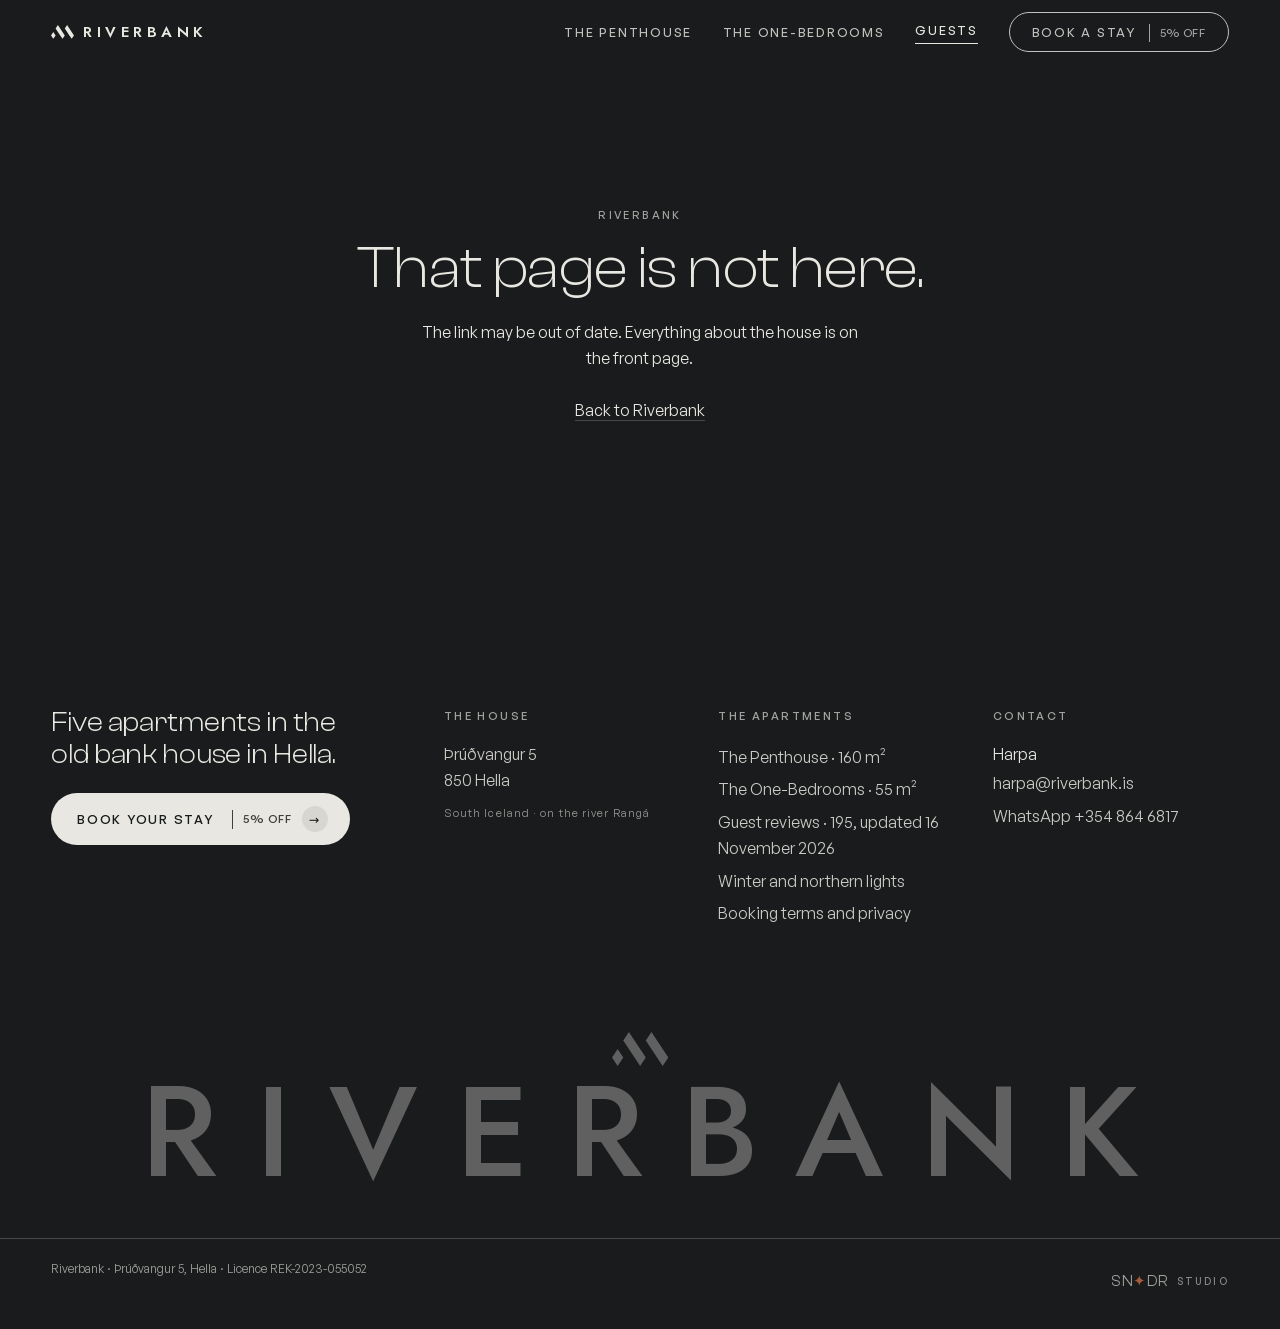
<file: guests/index.html>
<!DOCTYPE html>
<html lang="en">
<head>
<meta charset="UTF-8" />
<meta name="viewport" content="width=device-width, initial-scale=1.0" />
<title>All 195 guest reviews | Riverbank, Hella</title>
    <meta name="description" content="All 195 guest reviews of Riverbank in Hella, unedited and unabridged: 9.7 of 10 across 95 on Booking.com, 4.99 of 5 across 100 on Airbnb." />
    <link rel="canonical" href="https://riverbank.is/guests/" />
    <meta name="robots" content="max-image-preview:large" />
    <meta property="og:type" content="website" />
    <meta property="og:site_name" content="Riverbank" />
    <meta property="og:title" content="All 195 guest reviews | Riverbank, Hella" />
    <meta property="og:description" content="All 195 guest reviews of Riverbank in Hella, unedited and unabridged: 9.7 of 10 across 95 on Booking.com, 4.99 of 5 across 100 on Airbnb." />
    <meta property="og:url" content="https://riverbank.is/guests/" />
    <meta property="og:image" content="https://riverbank.is/assets/img/aurora-town.jpg" />
    <meta property="og:locale" content="en_GB" />
    <meta name="twitter:card" content="summary_large_image" />
    <meta name="twitter:title" content="All 195 guest reviews | Riverbank, Hella" />
    <meta name="twitter:description" content="All 195 guest reviews of Riverbank in Hella, unedited and unabridged: 9.7 of 10 across 95 on Booking.com, 4.99 of 5 across 100 on Airbnb." />
    <meta name="twitter:image" content="https://riverbank.is/assets/img/aurora-town.jpg" />
    <script type="application/ld+json" data-rb-route-jsonld>{"@context":"https://schema.org","@type":"BreadcrumbList","itemListElement":[{"@type":"ListItem","position":1,"name":"Riverbank","item":"https://riverbank.is/"},{"@type":"ListItem","position":2,"name":"Guest reviews","item":"https://riverbank.is/guests/"}]}</script>
    <script type="application/ld+json" data-rb-route-jsonld>{"@context":"https://schema.org","@type":"LodgingBusiness","@id":"https://riverbank.is/#business","name":"Riverbank","alternateName":"Hella - Riverbank","description":"Five newly refurbished luxury self-catering apartments in the old bank building on the river Rangá in Hella, South Iceland. A base for the Golden Circle and the South Coast, with full kitchens for families and groups.","url":"https://riverbank.is/","email":"harpa@riverbank.is","telephone":"+354 864 6817","address":{"@type":"PostalAddress","streetAddress":"Þrúðvangur 5","postalCode":"850","addressLocality":"Hella","addressRegion":"South Iceland","addressCountry":"IS"},"geo":{"@type":"GeoCoordinates","latitude":63.8356,"longitude":-20.4023},"numberOfRooms":5,"petsAllowed":false,"checkinTime":"15:00","checkoutTime":"11:00","legalName":"Miðás hestar ehf","taxID":"601222-0510","identifier":{"@type":"PropertyValue","propertyID":"Icelandic operating licence (rekstrarleyfi)","value":"REK-2023-055052"},"image":["https://riverbank.is/assets/img/building.jpg","https://riverbank.is/assets/img/f-open.jpg","https://riverbank.is/assets/img/river-view.jpg"],"hasMap":"https://www.openstreetmap.org/?mlat=63.8356&mlon=-20.4023#map=17/63.8356/-20.4023","potentialAction":{"@type":"ReserveAction","target":{"@type":"EntryPoint","urlTemplate":"https://riverbank.is/#book","actionPlatform":["https://schema.org/DesktopWebPlatform","https://schema.org/MobileWebPlatform"]},"result":{"@type":"LodgingReservation","name":"Direct booking request to the hosts"}},"amenityFeature":[{"@type":"LocationFeatureSpecification","name":"Free WiFi","value":true},{"@type":"LocationFeatureSpecification","name":"Free parking at the door","value":true},{"@type":"LocationFeatureSpecification","name":"Private kitchen","value":true},{"@type":"LocationFeatureSpecification","name":"Dishwasher","value":true},{"@type":"LocationFeatureSpecification","name":"Washer/dryer","value":true},{"@type":"LocationFeatureSpecification","name":"Air conditioning","value":true},{"@type":"LocationFeatureSpecification","name":"Flat-screen TV","value":true},{"@type":"LocationFeatureSpecification","name":"Coffee machine","value":true}],"sameAs":["https://www.booking.com/hotel/is/hella-riverbank.html","https://www.airbnb.com/rooms/1005892528131675937","https://www.airbnb.com/rooms/1414704999883862215","https://www.ferdalag.is/en/service/hella-riverbank","https://www.visiticeland.com/things-to-do/hella-riverbank/"],"employee":[{"@type":"Person","name":"Örvar"},{"@type":"Person","name":"Harpa"}],"dateModified":"2026-09-17","priceRange":"€237 - €807","currenciesAccepted":"EUR","containsPlace":[{"@type":"Apartment","@id":"https://riverbank.is/penthouse/#unit","name":"The Penthouse","url":"https://riverbank.is/penthouse/","numberOfBedrooms":4,"numberOfBathroomsTotal":2,"occupancy":{"@type":"QuantitativeValue","maxValue":8},"floorSize":{"@type":"QuantitativeValue","value":160,"unitCode":"MTK"}},{"@type":"Apartment","@id":"https://riverbank.is/one-bedrooms/#unit","name":"The One-Bedrooms","url":"https://riverbank.is/one-bedrooms/","numberOfBedrooms":1,"numberOfBathroomsTotal":1,"occupancy":{"@type":"QuantitativeValue","maxValue":4},"floorSize":{"@type":"QuantitativeValue","value":55,"unitCode":"MTK"}}]}</script>
    <script type="application/ld+json" data-rb-route-jsonld>{"@context":"https://schema.org","@type":"WebPage","name":"Guest reviews","isPartOf":{"@id":"https://riverbank.is/#business"},"dateModified":"2026-11-16"}</script>
    <script defer src="https://sndr-pulse.sindri-381.workers.dev/p.js" data-site="riverbank"></script>
<link rel="icon" href="/favicon.ico" sizes="any" />
<link rel="icon" type="image/png" href="/favicon-32.png" />
<!-- Sized PNGs for Google's result favicon (a multiple of 48 px; HQ check, 14 Oct 2026). -->
<link rel="icon" type="image/png" sizes="48x48" href="/favicon-48.png" />
<link rel="icon" type="image/png" sizes="96x96" href="/favicon-96.png" />
<link rel="icon" type="image/png" sizes="192x192" href="/favicon-192.png" />
<link rel="apple-touch-icon" href="/apple-touch-icon.png" />
<link rel="preload" href="/assets/fonts/ClashDisplay-Variable.woff2" as="font" type="font/woff2" crossorigin />
<link rel="preload" href="/assets/fonts/GeneralSans-Variable.woff2" as="font" type="font/woff2" crossorigin />
<meta name="theme-color" content="#191B1C" />
<script>
/* Set before first paint so the loading curtain is never a flash of un-curtained
   hero. 'js' is added once and NEVER removed: the curtain's display hangs off it,
   so it keeps a display through its own exit transition. The failsafe is here
   rather than in the bundle on purpose, so a failed or blocked script cannot
   leave a visitor on a locked, covered page. */
document.documentElement.classList.add('js','rb-loading');
setTimeout(function(){
  document.documentElement.classList.remove('rb-loading');
  /* HIDE, never remove: this element is rendered by React, and detaching it
     here makes React's own removeChild throw on the next route change and
     unmount the entire app. See the note in design/motion.ts. */
  var l=document.querySelector('.rb-load');
  if(l&&!l.classList.contains('is-done'))l.classList.add('is-gone');
},5000);

/* STALE-BUILD WATCHDOG. GitHub Pages serves index.html with max-age=600, so for
   ten minutes after a deploy a returning visitor can hold HTML that asks for
   hashed chunks the new build no longer has. Here that is not a white screen,
   because the page is prerendered and the copy is already in #root; it is worse
   in one specific way: the page LOOKS fine and is silently not hydrated, so the
   booking form does nothing when you press it.

   Capture phase, because resource errors do not bubble. Inline rather than in
   the bundle, because the case it exists for is the bundle not arriving. Exactly
   one retry, held in sessionStorage, so a genuinely broken build shows a broken
   page instead of reloading forever. Scoped to /assets/ so a dead third-party
   resource can never reload a guest's page out from under them. */
(function(){
  var KEY='sndr:stale-build-reload';
  window.addEventListener('error',function(e){
    var t=e.target;
    if(!t||(t.tagName!=='SCRIPT'&&t.tagName!=='LINK'))return;
    var u=t.src||t.href||'';
    if(u.indexOf('/assets/')===-1)return;
    try{ if(sessionStorage.getItem(KEY))return; sessionStorage.setItem(KEY,'1'); }catch(_){ return; }
    location.reload();
  },true);
  window.addEventListener('load',function(){
    /* Cleared only once the app has actually booted, so the single retry is
       still available the next time a deploy lands mid-visit. */
    setTimeout(function(){ if(window.__rbBooted){ try{sessionStorage.removeItem(KEY)}catch(_){} } },2000);
  });
})();
</script>
  <script type="module" crossorigin src="/assets/index-8JuRIx1S.js"></script>
  <link rel="modulepreload" crossorigin href="/assets/react-BgHzHa_s.js">
  <link rel="modulepreload" crossorigin href="/assets/gsap-SFc2wnMY.js">
  <link rel="stylesheet" crossorigin href="/assets/index-CjW06i1g.css">
</head>
<body>
<div id="root"><a class="rb-skip" href="#main">Skip to content</a><div class="rb-awning" aria-hidden="true"></div><nav class="rb-nav" aria-label="Main"><a class="rb-brand" href="/"><svg class="rb-brand-mark" viewBox="0 0 3685 2220" fill="currentColor" aria-hidden="true" focusable="false"><path d="M0 1665 L369 2220 L737 1665 L369 1110 Z"></path><path d="M1474 555 L1106 0 L737 555 L1106 1110 L1474 1665 L1843 2220 L2211 1665 L1843 1110 Z"></path><path d="M3317 1110 L2948 555 L2580 0 L2211 555 L2580 1110 L2948 1665 L3317 2220 L3685 1665 Z"></path></svg>Riverbank</a><div class="rb-nav-links"><a class="" href="/penthouse/">The Penthouse</a><a class="" href="/one-bedrooms/">The One-Bedrooms</a><a aria-current="page" class="active" href="/guests/">Guests</a><a class="rb-book" data-pulse="book" href="/#book">Book a stay <span class="rb-pct">5% off</span></a></div></nav><div class="rb-x is-idle" aria-hidden="true"><span class="rb-x-panel"></span><span class="rb-x-panel"></span></div><div class="rb-page"><main id="main"><header class="rb-gr-hero rb-dark rb-navdark" aria-label="Guest reviews"><div class="rb-wrap rb-gr-hero-inner"><p class="rb-caps">Riverbank · verified stays</p><div class="rb-gr-hero-figure"><div class="rb-gr-scores" aria-hidden="true"><span class="rb-gr-big">9.7<i>/10</i></span><span class="rb-gr-big rb-gr-big-alt">4.99<i>/5</i></span></div><div><h1 class="rb-h2 rb-lines">Every review, whole.</h1><p class="rb-lede">All <!-- -->195<!-- --> of them. <strong>9.7<!-- --> out of 10</strong> across <!-- -->95<!-- --> reviews on Booking.com, and <strong>4.99<!-- --> out of 5</strong> across <!-- -->100<!-- --> on Airbnb. Printed as the guests wrote them, the notes as well as the praise, nothing shortened, reworded or re-attributed. The two scores are kept apart on purpose: averaging a 10-point scale into a 5-point one would invent a number nobody gave.</p></div></div><div class="rb-specs rb-gr-hero-specs"><div class="rb-spec"><strong>170</strong><span>Gave the house full marks</span></div><div class="rb-spec"><strong>25</strong><span>Countries, on Booking.com alone</span></div><div class="rb-spec"><strong>161</strong><span>Wrote something, not just a score</span></div><div class="rb-spec"><strong>24</strong><span>Left a note as well as praise</span></div></div></div></header><section class="rb-section" aria-label="All reviews" style="padding-top:0"><div class="rb-wrap"><div class="rb-rule-head" style="margin-bottom:clamp(24px,3vw,40px)"><h2 class="rb-h2 rb-lines">All <!-- -->195<!-- -->, newest first</h2><p class="rb-caps rb-mute">August 2026 back to January 2024</p></div><div id="rb-reviews" class="rb-gr-grid rb-gr-cut" data-reviews="true"><article class="rb-gr" data-world="apartment" data-src="airbnb"><header class="rb-gr-head"><span class="rb-gr-score">5<i>/<!-- -->5</i></span><div class="rb-gr-who"><cite>Xiaodi</cite><p class="rb-gr-meta">penthouse · November 2026<!-- --> <span class="rb-gr-src">Airbnb</span></p></div></header><blockquote class="rb-gr-pos">Great place. This was our second time staying here.</blockquote></article><article class="rb-gr" data-world="apartment" data-src="airbnb"><header class="rb-gr-head"><span class="rb-gr-score">5<i>/<!-- -->5</i></span><div class="rb-gr-who"><cite>Tucker</cite><p class="rb-gr-meta">penthouse · November 2026<!-- --> <span class="rb-gr-src">Airbnb</span></p></div></header><blockquote class="rb-gr-pos">Great place</blockquote></article><article class="rb-gr" data-world="apartment" data-src="airbnb"><header class="rb-gr-head"><span class="rb-gr-score">5<i>/<!-- -->5</i></span><div class="rb-gr-who"><cite>Lok Yi</cite><p class="rb-gr-meta">penthouse · November 2026<!-- --> <span class="rb-gr-src">Airbnb</span></p></div></header><blockquote class="rb-gr-pos">It&#x27;s a very tasteful place to stay.</blockquote></article><article class="rb-gr" data-world="apartment" data-src="airbnb"><header class="rb-gr-head"><span class="rb-gr-score">5<i>/<!-- -->5</i></span><div class="rb-gr-who"><cite>Ricco</cite><p class="rb-gr-meta">penthouse · November 2026<!-- --> <span class="rb-gr-src">Airbnb</span></p></div></header><blockquote class="rb-gr-pos">Overall, this is a fantastic place with great facilities, stylish design, and plenty of space. We really enjoyed the layout! One thing for future guests to note is that the open kitchen doesn&#x27;t have an exhaust fan/ventilator, so you&#x27;ll want to avoid frying food or cooking anything too smoky. Aside from that small detail, everything was wonderful and we had a very comfortable stay.</blockquote></article><article class="rb-gr" data-world="apartment" data-src="airbnb"><header class="rb-gr-head"><span class="rb-gr-score">5<i>/<!-- -->5</i></span><div class="rb-gr-who"><cite>Enfant</cite><p class="rb-gr-meta">penthouse · October 2026<!-- --> <span class="rb-gr-src">Airbnb</span></p></div></header><blockquote class="rb-gr-pos">Accommodation for groups in the heart of Hella. The property is located above a Bank; while finding the key box and the entrance might be a bit tricky, the interior is perfect—excellently decorated and fully equipped. A minor drawback is having to carry luggage up the stairs, and one of the bathrooms is located separately on the ground floor.
Overall, it’s a very good place to stay—it met all my expectations.</blockquote></article><article class="rb-gr" data-world="apartment" data-src="airbnb"><header class="rb-gr-head"><span class="rb-gr-score">5<i>/<!-- -->5</i></span><div class="rb-gr-who"><cite>Lucy</cite><p class="rb-gr-meta">penthouse · October 2026<!-- --> <span class="rb-gr-src">Airbnb</span></p></div></header><blockquote class="rb-gr-pos">The dark color scheme of the interior decor is very stylish, and there was plenty of space for the 6 of us to move around. We had a very comfortable night here. Recommended!</blockquote></article><article class="rb-gr" data-world="apartment" data-src="airbnb"><header class="rb-gr-head"><span class="rb-gr-score">5<i>/<!-- -->5</i></span><div class="rb-gr-who"><cite>Saranya</cite><p class="rb-gr-meta">penthouse · October 2026<!-- --> <span class="rb-gr-src">Airbnb</span></p></div></header><blockquote class="rb-gr-pos">one of the best airbnbs I have stayed at. Super clean and modern and very well stocked. We had to stay home one day because of the weather and this airbnb was perfect for our group</blockquote></article><article class="rb-gr" data-world="apartment" data-src="airbnb"><header class="rb-gr-head"><span class="rb-gr-score">5<i>/<!-- -->5</i></span><div class="rb-gr-who"><cite>Pei Siang</cite><p class="rb-gr-meta">penthouse · October 2026<!-- --> <span class="rb-gr-src">Airbnb</span></p></div></header><blockquote class="rb-gr-pos">The house was very comfortable and clean. The kitchen was well-equipped with everything we needed for cooking and preparing meals. We had a pleasant stay and would definitely recommend this place to others!</blockquote></article><article class="rb-gr" data-world="one-bedroom" data-src="airbnb"><header class="rb-gr-head"><span class="rb-gr-score">5<i>/<!-- -->5</i></span><div class="rb-gr-who"><cite>Eleni</cite><p class="rb-gr-meta">unit IV · October 2026<!-- --> <span class="rb-gr-src">Airbnb</span></p></div></header><blockquote class="rb-gr-pos">The apartment was very cozy and clean, very conveniently located for going places in different directions by car, and there&#x27;s a gas station shop right next door. Casual restaurants also within walking distance.</blockquote></article><article class="rb-gr" data-world="apartment" data-src="airbnb"><header class="rb-gr-head"><span class="rb-gr-score">5<i>/<!-- -->5</i></span><div class="rb-gr-who"><cite>尹文</cite><p class="rb-gr-meta">penthouse · October 2026<!-- --> <span class="rb-gr-src">Airbnb</span></p></div></header><blockquote class="rb-gr-pos">A very satisfying experience. The house is beautiful and the furniture is also very comfortable. You can tell from the various small details in the room that the Host is a person with good taste. Highly recommended.</blockquote></article><article class="rb-gr" data-world="apartment" data-src="airbnb"><header class="rb-gr-head"><span class="rb-gr-score">5<i>/<!-- -->5</i></span><div class="rb-gr-who"><cite>Zihao</cite><p class="rb-gr-meta">penthouse · October 2026<!-- --> <span class="rb-gr-src">Airbnb</span></p></div></header><blockquote class="rb-gr-pos">Located in the heart of Hella town, this is a fantastic house. It&#x27;s very luxurious, with two bathrooms. The kitchenware is excellent, and each room is quite spacious. It has one of the few double beds in Iceland.</blockquote></article><article class="rb-gr" data-world="apartment" data-src="airbnb"><header class="rb-gr-head"><span class="rb-gr-score">5<i>/<!-- -->5</i></span><div class="rb-gr-who"><cite>Ann Marie</cite><p class="rb-gr-meta">penthouse · September 2026<!-- --> <span class="rb-gr-src">Airbnb</span></p></div></header><blockquote class="rb-gr-pos">Our favorite stay in Iceland!  The beds were so comfortable!  It is fully supplied with everything you could need.</blockquote></article><article class="rb-gr" data-world="apartment" data-src="airbnb"><header class="rb-gr-head"><span class="rb-gr-score">5<i>/<!-- -->5</i></span><div class="rb-gr-who"><cite>Archer</cite><p class="rb-gr-meta">penthouse · September 2026<!-- --> <span class="rb-gr-src">Airbnb</span></p></div></header><blockquote class="rb-gr-pos">good experience.</blockquote></article><article class="rb-gr" data-world="apartment" data-src="airbnb"><header class="rb-gr-head"><span class="rb-gr-score">5<i>/<!-- -->5</i></span><div class="rb-gr-who"><cite>Ann Marie</cite><p class="rb-gr-meta">penthouse · September 2026<!-- --> <span class="rb-gr-src">Airbnb</span></p></div></header><blockquote class="rb-gr-pos">Our favorite place to stay in Iceland! The penthouse was so well supplied with anything you might need! The beds were very comfortable! Our family of 6 loved it here! There’s a few walkable restaurants and a gas station right across the street.</blockquote></article><article class="rb-gr" data-world="apartment" data-src="airbnb"><header class="rb-gr-head"><span class="rb-gr-score">5<i>/<!-- -->5</i></span><div class="rb-gr-who"><cite>Mary</cite><p class="rb-gr-meta">penthouse · September 2026<!-- --> <span class="rb-gr-src">Airbnb</span></p></div></header><blockquote class="rb-gr-pos">The place was exactly as described and there was enough room for 6 adults. Harpa gave specific instructions for getting in. We used the place as hub to visit the sites in the surrounding areas.  There is a supermarket across the street, otherwise there is not many restaurants or places to eat. Definitely get your food ahead of time or look for restaurants at other locations.</blockquote></article><article class="rb-gr" data-world="apartment" data-src="airbnb"><header class="rb-gr-head"><span class="rb-gr-score">5<i>/<!-- -->5</i></span><div class="rb-gr-who"><cite>Michelle</cite><p class="rb-gr-meta">penthouse · September 2026<!-- --> <span class="rb-gr-src">Airbnb</span></p></div></header><blockquote class="rb-gr-pos">The apartment is really comfortable, clean, and stylish. Everything was great. Harpa provided entry instructions with photos, so we had no problems getting in. Laundry was so nice to have. We had a delicious pizza and pasta dinner at the restaurant in the hotel across the street. Would definitely recommend Harpa’s place as you’re traveling the South Coast.</blockquote></article><article class="rb-gr" data-world="apartment" data-src="booking"><header class="rb-gr-head"><span class="rb-gr-score">10<i>/<!-- -->10</i></span><div class="rb-gr-who"><cite>Liu<span> · <!-- -->United States</span></cite><p class="rb-gr-meta">Apartment · Family · 31 August 2026<!-- --> <span class="rb-gr-src">Booking.com</span></p></div></header><p class="rb-gr-band">Exceptional</p><blockquote class="rb-gr-pos">Great location, beautiful place, super clean. Loved even the little assortment of toys available for my kids to play with. Highly recommend.</blockquote></article><article class="rb-gr" data-world="one-bedroom" data-src="booking"><header class="rb-gr-head"><span class="rb-gr-score">10<i>/<!-- -->10</i></span><div class="rb-gr-who"><cite>Fabian<span> · <!-- -->Germany</span></cite><p class="rb-gr-meta">One-Bedroom Apartment · Solo traveller · 30 August 2026<!-- --> <span class="rb-gr-src">Booking.com</span></p></div></header><p class="rb-gr-band">Exceptional</p></article><article class="rb-gr" data-world="one-bedroom" data-src="booking"><header class="rb-gr-head"><span class="rb-gr-score">9<i>/<!-- -->10</i></span><div class="rb-gr-who"><cite>Monica<span> · <!-- -->Spain</span></cite><p class="rb-gr-meta">One-Bedroom Apartment · Family · 28 August 2026<!-- --> <span class="rb-gr-src">Booking.com</span></p></div></header><p class="rb-gr-band">Superb</p><blockquote class="rb-gr-pos">Perfecto, limpieza y instalaciones muy buenas</blockquote></article><article class="rb-gr" data-world="apartment" data-src="airbnb"><header class="rb-gr-head"><span class="rb-gr-score">5<i>/<!-- -->5</i></span><div class="rb-gr-who"><cite>淮彬</cite><p class="rb-gr-meta">penthouse · August 2026<!-- --> <span class="rb-gr-src">Airbnb</span></p></div></header><blockquote class="rb-gr-pos">So nice</blockquote></article><article class="rb-gr" data-world="one-bedroom" data-src="booking" data-hasneg="1"><header class="rb-gr-head"><span class="rb-gr-score">10<i>/<!-- -->10</i></span><div class="rb-gr-who"><cite>Almudena<span> · <!-- -->Spain</span></cite><p class="rb-gr-meta">One-Bedroom Apartment · Family · 26 August 2026<!-- --> <span class="rb-gr-src">Booking.com</span></p></div></header><h3 class="rb-gr-title">Perfecto</h3><blockquote class="rb-gr-pos">Grande, había de todo, súper nuevo y súper bonito</blockquote><blockquote class="rb-gr-neg"><span class="rb-caps">Their one note</span><span>Ligeramente oscuro</span></blockquote></article><article class="rb-gr" data-world="one-bedroom" data-src="booking" data-hasneg="1"><header class="rb-gr-head"><span class="rb-gr-score">10<i>/<!-- -->10</i></span><div class="rb-gr-who"><cite>Izaskun<span> · <!-- -->Spain</span></cite><p class="rb-gr-meta">One-Bedroom Apartment · Family · 26 August 2026<!-- --> <span class="rb-gr-src">Booking.com</span></p></div></header><h3 class="rb-gr-title">Alojamiento ideal para recorrer el Círculo Dorado</h3><blockquote class="rb-gr-pos">Apartamento muy cálido, decorado con muy buen gusto y provisto de todo lo necesario para pasar unos días en el sur de Islandia. Tener la oportunidad de lavar y secar ropa, teniendo en cuenta que viajamos con dos niños, ha sido una gran ventaja.
¡Repetiríamos, sin ninguna duda!</blockquote><blockquote class="rb-gr-neg"><span class="rb-caps">Their one note</span><span>Nada a destacar</span></blockquote></article><article class="rb-gr" data-world="apartment" data-src="airbnb"><header class="rb-gr-head"><span class="rb-gr-score">5<i>/<!-- -->5</i></span><div class="rb-gr-who"><cite>Iddo</cite><p class="rb-gr-meta">penthouse · August 2026<!-- --> <span class="rb-gr-src">Airbnb</span></p></div></header><blockquote class="rb-gr-pos">The apartment is beautiful, clean and has everything you might need for a family stay. It was a soft landing for us at our first night in Iceland. Thank you!</blockquote></article><article class="rb-gr" data-world="apartment" data-src="airbnb"><header class="rb-gr-head"><span class="rb-gr-score">5<i>/<!-- -->5</i></span><div class="rb-gr-who"><cite>Ace<span> · <!-- -->Wilmington, North Carolina</span></cite><p class="rb-gr-meta">penthouse · Group trip · August 2026<!-- --> <span class="rb-gr-src">Airbnb</span></p></div></header><blockquote class="rb-gr-pos">Beautiful, clean, perfectly decorated. Clean linens, comfortable pillows and bedding, great water pressure, better than the pictures! Right off of ring road. Easy stop!</blockquote></article><article class="rb-gr" data-world="apartment" data-src="airbnb"><header class="rb-gr-head"><span class="rb-gr-score">5<i>/<!-- -->5</i></span><div class="rb-gr-who"><cite>Gregory<span> · <!-- -->Pittsburgh, Pennsylvania</span></cite><p class="rb-gr-meta">penthouse · Stayed with kids · August 2026<!-- --> <span class="rb-gr-src">Airbnb</span></p></div></header><blockquote class="rb-gr-pos">We had a great stay. Very easy to get to, close to groceries and restaurants. Place was very well furnished and had a great space for 6 of us (could have been comfortable for more than that).</blockquote></article><article class="rb-gr" data-world="apartment" data-src="airbnb"><header class="rb-gr-head"><span class="rb-gr-score">5<i>/<!-- -->5</i></span><div class="rb-gr-who"><cite>Catherine<span> · <!-- -->Toronto, Canada</span></cite><p class="rb-gr-meta">penthouse · Group trip · August 2026<!-- --> <span class="rb-gr-src">Airbnb</span></p></div></header><blockquote class="rb-gr-pos">Very nice place to stay, clean and spacious. Very convenient location, gas station, supermarket, restaurant in walkable distance.  很好的地段，很好的房子.</blockquote></article><article class="rb-gr" data-world="apartment" data-src="airbnb"><header class="rb-gr-head"><span class="rb-gr-score">5<i>/<!-- -->5</i></span><div class="rb-gr-who"><cite>Yi<span> · <!-- -->New York, United States</span></cite><p class="rb-gr-meta">penthouse · Stayed with kids · August 2026<!-- --> <span class="rb-gr-src">Airbnb</span></p></div></header><blockquote class="rb-gr-pos">Simply amazing</blockquote></article><article class="rb-gr" data-world="one-bedroom" data-src="airbnb"><header class="rb-gr-head"><span class="rb-gr-score">5<i>/<!-- -->5</i></span><div class="rb-gr-who"><cite>Carmit</cite><p class="rb-gr-meta">unit IV · August 2026<!-- --> <span class="rb-gr-src">Airbnb</span></p></div></header><blockquote class="rb-gr-pos">The place was perfect! The pictures do not make justice to the place. Everything was super new and clean,  and comfortable. I highly recommend this place!!</blockquote></article><article class="rb-gr" data-world="one-bedroom" data-src="booking"><header class="rb-gr-head"><span class="rb-gr-score">10<i>/<!-- -->10</i></span><div class="rb-gr-who"><cite>Chalk<span> · <!-- -->United States</span></cite><p class="rb-gr-meta">One-Bedroom Apartment · Family · 21 August 2026<!-- --> <span class="rb-gr-src">Booking.com</span></p></div></header><p class="rb-gr-band">Exceptional</p><blockquote class="rb-gr-pos">Spacious and clean</blockquote></article><article class="rb-gr" data-world="one-bedroom" data-src="booking"><header class="rb-gr-head"><span class="rb-gr-score">10<i>/<!-- -->10</i></span><div class="rb-gr-who"><cite>Jose<span> · <!-- -->Spain</span></cite><p class="rb-gr-meta">One-Bedroom Apartment · Group · 20 August 2026<!-- --> <span class="rb-gr-src">Booking.com</span></p></div></header><p class="rb-gr-band">Exceptional</p></article><article class="rb-gr" data-world="one-bedroom" data-src="booking"><header class="rb-gr-head"><span class="rb-gr-score">9<i>/<!-- -->10</i></span><div class="rb-gr-who"><cite>Alberto<span> · <!-- -->Spain</span></cite><p class="rb-gr-meta">One-Bedroom Apartment · Solo traveller · 19 August 2026<!-- --> <span class="rb-gr-src">Booking.com</span></p></div></header><p class="rb-gr-band">Superb</p></article><article class="rb-gr" data-world="apartment" data-src="booking"><header class="rb-gr-head"><span class="rb-gr-score">10<i>/<!-- -->10</i></span><div class="rb-gr-who"><cite>Tseng<span> · <!-- -->Taiwan</span></cite><p class="rb-gr-meta">Apartment · Solo traveller · 18 August 2026<!-- --> <span class="rb-gr-src">Booking.com</span></p></div></header><p class="rb-gr-band">Exceptional</p></article><article class="rb-gr" data-world="apartment" data-src="airbnb"><header class="rb-gr-head"><span class="rb-gr-score">5<i>/<!-- -->5</i></span><div class="rb-gr-who"><cite>Valerie</cite><p class="rb-gr-meta">penthouse · August 2026<!-- --> <span class="rb-gr-src">Airbnb</span></p></div></header><blockquote class="rb-gr-pos">We were a group of 8 staying at Harpa&#x27;s just for one night but it was a great stopover. Finding the apartment was easy, parking out front, and gaining access was straightforward as it was well described ahead of time. The communal spaces were wonderful for our group, having 2 toilets/showers was very useful too. The beds were all super comfortable (my best sleep during our week away). We were staying the night on our way to Vik and explored local waterfalls but didn&#x27;t really spend too long in Hella itself (though it is beautiful and there are things to do). 4 of us went to the Italian restaurant opposite the apartment and enjoyed a good meal (and fab tiramisu!).</blockquote></article><article class="rb-gr" data-world="apartment" data-src="airbnb"><header class="rb-gr-head"><span class="rb-gr-score">5<i>/<!-- -->5</i></span><div class="rb-gr-who"><cite>Aaron</cite><p class="rb-gr-meta">penthouse · Group trip · August 2026<!-- --> <span class="rb-gr-src">Airbnb</span></p></div></header><blockquote class="rb-gr-pos">Harpa’s home is beautiful, we only got to stay for one night, but it would have been a lovely base of operations for a trip. My family had a great time.</blockquote></article><article class="rb-gr" data-world="apartment" data-src="airbnb"><header class="rb-gr-head"><span class="rb-gr-score">5<i>/<!-- -->5</i></span><div class="rb-gr-who"><cite>淑玲</cite><p class="rb-gr-meta">penthouse · August 2026<!-- --> <span class="rb-gr-src">Airbnb</span></p></div></header><blockquote class="rb-gr-pos">Absolutely fantastic experience!</blockquote></article><article class="rb-gr" data-world="one-bedroom" data-src="booking"><header class="rb-gr-head"><span class="rb-gr-score">9<i>/<!-- -->10</i></span><div class="rb-gr-who"><cite>Chiara<span> · <!-- -->Australia</span></cite><p class="rb-gr-meta">One-Bedroom Apartment · Group · 16 August 2026<!-- --> <span class="rb-gr-src">Booking.com</span></p></div></header><p class="rb-gr-band">Superb</p><blockquote class="rb-gr-pos">It was awesome! Easy self check in, clean and cozy. It really gives a vibe of a nice house inside. We had great sleeps on the bed and great food cooked in the kitchen! Even if only spoke through messages the staff was really friendly and helpful.</blockquote></article><article class="rb-gr" data-world="apartment" data-src="airbnb"><header class="rb-gr-head"><span class="rb-gr-score">5<i>/<!-- -->5</i></span><div class="rb-gr-who"><cite>Rick<span> · <!-- -->Glen Allen, Virginia</span></cite><p class="rb-gr-meta">penthouse · Group trip · August 2026<!-- --> <span class="rb-gr-src">Airbnb</span></p></div></header><blockquote class="rb-gr-pos">What a wonderful apartment for my family and I to get some much needed rest and relaxation. The beds were very comfortable and the kitchen table was large enough for all 6 of us adults to sit together, eat dinner, and play games.
Harpa was very responsive and made sure we enjoyed our stay. Should we ever travel back to Iceland, we will definitely stay in this apartment again. The Italian restaurant located immediate across the street was outstanding!
Thank you, Harpa, for making us feel welcomed and rested! You have a beautiful place and a beautiful country!</blockquote></article><article class="rb-gr" data-world="apartment" data-src="booking"><header class="rb-gr-head"><span class="rb-gr-score">10<i>/<!-- -->10</i></span><div class="rb-gr-who"><cite>Kaitlyn<span> · <!-- -->United States</span></cite><p class="rb-gr-meta">Apartment · Family · 14 August 2026<!-- --> <span class="rb-gr-src">Booking.com</span></p></div></header><h3 class="rb-gr-title">Cozy launching point</h3><blockquote class="rb-gr-pos">We had a lovely stay as an extended family. It’s the perfect launching point for exploring all that south Iceland has to offer.</blockquote></article><article class="rb-gr" data-world="one-bedroom" data-src="booking"><header class="rb-gr-head"><span class="rb-gr-score">10<i>/<!-- -->10</i></span><div class="rb-gr-who"><cite>Wolfgang<span> · <!-- -->Austria</span></cite><p class="rb-gr-meta">One-Bedroom Apartment · Family · 13 August 2026<!-- --> <span class="rb-gr-src">Booking.com</span></p></div></header><p class="rb-gr-band">Exceptional</p></article><article class="rb-gr" data-world="one-bedroom" data-src="booking" data-hasneg="1"><header class="rb-gr-head"><span class="rb-gr-score">10<i>/<!-- -->10</i></span><div class="rb-gr-who"><cite>Darya<span> · <!-- -->Canada</span></cite><p class="rb-gr-meta">One-Bedroom Apartment · Group · 12 August 2026<!-- --> <span class="rb-gr-src">Booking.com</span></p></div></header><h3 class="rb-gr-title">Great stay</h3><blockquote class="rb-gr-pos">Gorgeous apartment with a lot of space. Clean, with washing mashine. Even with board games. Kitchen with everything you may need. Parking right in front of apartment.</blockquote><blockquote class="rb-gr-neg"><span class="rb-caps">Their one note</span><span>I loved everything.</span></blockquote></article><article class="rb-gr" data-world="apartment" data-src="booking" data-hasneg="1"><header class="rb-gr-head"><span class="rb-gr-score">9<i>/<!-- -->10</i></span><div class="rb-gr-who"><cite>Nicole<span> · <!-- -->United States</span></cite><p class="rb-gr-meta">Apartment · Family · 11 August 2026<!-- --> <span class="rb-gr-src">Booking.com</span></p></div></header><h3 class="rb-gr-title">Beautifully appointed space</h3><blockquote class="rb-gr-pos">Loved the decor &amp; SMEG appliances.</blockquote><blockquote class="rb-gr-neg"><span class="rb-caps">Their one note</span><span>Bedroom was warm.</span></blockquote></article><article class="rb-gr" data-world="one-bedroom" data-src="booking" data-hasneg="1"><header class="rb-gr-head"><span class="rb-gr-score">10<i>/<!-- -->10</i></span><div class="rb-gr-who"><cite>Roie<span> · <!-- -->Austria</span></cite><p class="rb-gr-meta">One-Bedroom Apartment · Family · 11 August 2026<!-- --> <span class="rb-gr-src">Booking.com</span></p></div></header><h3 class="rb-gr-title">An excellent place to stay in Iceland</h3><blockquote class="rb-gr-pos">The apartment is decorated and furnished to perfection. We stayed 3 days there in our Iceland trip and it was a in a great location. The kitchen is superb, everything is super comfortable. Would certainly stay there again</blockquote><blockquote class="rb-gr-neg"><span class="rb-caps">Their one note</span><span>The bedroom could use a bit more light</span></blockquote></article><article class="rb-gr" data-world="one-bedroom" data-src="booking"><header class="rb-gr-head"><span class="rb-gr-score">10<i>/<!-- -->10</i></span><div class="rb-gr-who"><cite>Yongjun<span> · <!-- -->Canada</span></cite><p class="rb-gr-meta">One-Bedroom Apartment · Group · 8 August 2026<!-- --> <span class="rb-gr-src">Booking.com</span></p></div></header><p class="rb-gr-band">Exceptional</p><blockquote class="rb-gr-pos">Space is big enough.</blockquote></article><article class="rb-gr" data-world="one-bedroom" data-src="booking"><header class="rb-gr-head"><span class="rb-gr-score">10<i>/<!-- -->10</i></span><div class="rb-gr-who"><cite>Edan<span> · <!-- -->United States</span></cite><p class="rb-gr-meta">One-Bedroom Apartment · Family · 8 August 2026<!-- --> <span class="rb-gr-src">Booking.com</span></p></div></header><h3 class="rb-gr-title">Wish I could stay there more. Felt like home.</h3><blockquote class="rb-gr-pos">Very clean and spacious
Great attention to details</blockquote></article><article class="rb-gr" data-world="apartment" data-src="booking"><header class="rb-gr-head"><span class="rb-gr-score">10<i>/<!-- -->10</i></span><div class="rb-gr-who"><cite>昶諺<span> · <!-- -->Taiwan</span></cite><p class="rb-gr-meta">Apartment · Group · 7 August 2026<!-- --> <span class="rb-gr-src">Booking.com</span></p></div></header><p class="rb-gr-band">Exceptional</p></article><article class="rb-gr" data-world="one-bedroom" data-src="booking" data-hasneg="1"><header class="rb-gr-head"><span class="rb-gr-score">10<i>/<!-- -->10</i></span><div class="rb-gr-who"><cite>Elizabeth<span> · <!-- -->United States</span></cite><p class="rb-gr-meta">One-Bedroom Apartment · Couple · 5 August 2026<!-- --> <span class="rb-gr-src">Booking.com</span></p></div></header><h3 class="rb-gr-title">Wonderful stay</h3><blockquote class="rb-gr-pos">The house is immaculately clean and very well equipped. Appearance is just as in the photos. Comfortable bed and bedding. Big bathroom with washer/dryer. We spent 4 nice days there to explore the area. The supermarket is a 2 minute walk away. I would stay here again.</blockquote><blockquote class="rb-gr-neg"><span class="rb-caps">Their one note</span><span>This is not a place to stay in for the views, but rather for the interiors. We had the garden view apartment which did have some tree views outside, but also the ring road traffic nearby. The combination of comfort and convenience outweighs this one drawback.</span></blockquote></article><article class="rb-gr" data-world="one-bedroom" data-src="booking"><header class="rb-gr-head"><span class="rb-gr-score">10<i>/<!-- -->10</i></span><div class="rb-gr-who"><cite>Kim<span> · <!-- -->United States</span></cite><p class="rb-gr-meta">One-Bedroom Apartment · Family · 4 August 2026<!-- --> <span class="rb-gr-src">Booking.com</span></p></div></header><h3 class="rb-gr-title">Excellent location, properties, and amenities. Wonderful hosts and we would recommend the property.</h3><blockquote class="rb-gr-pos">We liked the space and amenities provided. Everything was in excellent condition and very clean.</blockquote></article><article class="rb-gr" data-world="apartment" data-src="booking"><header class="rb-gr-head"><span class="rb-gr-score">10<i>/<!-- -->10</i></span><div class="rb-gr-who"><cite>Pui<span> · <!-- -->Hong Kong</span></cite><p class="rb-gr-meta">Apartment · Group · 3 August 2026<!-- --> <span class="rb-gr-src">Booking.com</span></p></div></header><p class="rb-gr-band">Exceptional</p></article><article class="rb-gr" data-world="one-bedroom" data-src="booking" data-hasneg="1"><header class="rb-gr-head"><span class="rb-gr-score">8<i>/<!-- -->10</i></span><div class="rb-gr-who"><cite>Clemens<span> · <!-- -->Austria</span></cite><p class="rb-gr-meta">One-Bedroom Apartment · Solo traveller · 2 August 2026<!-- --> <span class="rb-gr-src">Booking.com</span></p></div></header><p class="rb-gr-band">Very good</p><blockquote class="rb-gr-pos">Direkt im Ort, Tankstelle und Supermarkt vor der Tür. Guter Halt auf dem Weg nach Osten.
Sehr sauber , Waschmaschine.</blockquote><blockquote class="rb-gr-neg"><span class="rb-caps">Their one note</span><span>Nur 1 Fensterfront direkt auf die Straße ( muss man mögen- sehr exponiert), Durch die Lage etwas laut.</span></blockquote></article><article class="rb-gr" data-world="one-bedroom" data-src="booking"><header class="rb-gr-head"><span class="rb-gr-score">9<i>/<!-- -->10</i></span><div class="rb-gr-who"><cite>Caroline<span> · <!-- -->France</span></cite><p class="rb-gr-meta">One-Bedroom Apartment · Group · 1 August 2026<!-- --> <span class="rb-gr-src">Booking.com</span></p></div></header><p class="rb-gr-band">Superb</p><blockquote class="rb-gr-pos">La décoration et les équipements.</blockquote></article><article class="rb-gr" data-world="one-bedroom" data-src="booking"><header class="rb-gr-head"><span class="rb-gr-score">9<i>/<!-- -->10</i></span><div class="rb-gr-who"><cite>Claire<span> · <!-- -->Guernsey</span></cite><p class="rb-gr-meta">One-Bedroom Apartment · Family · 1 August 2026<!-- --> <span class="rb-gr-src">Booking.com</span></p></div></header><p class="rb-gr-band">Superb</p></article><article class="rb-gr" data-world="one-bedroom" data-src="booking"><header class="rb-gr-head"><span class="rb-gr-score">10<i>/<!-- -->10</i></span><div class="rb-gr-who"><cite>Sarah<span> · <!-- -->Italy</span></cite><p class="rb-gr-meta">One-Bedroom Apartment · Solo traveller · 28 July 2026<!-- --> <span class="rb-gr-src">Booking.com</span></p></div></header><p class="rb-gr-band">Exceptional</p><blockquote class="rb-gr-pos">Struttura pulita e dotata di ogni servizio utile per il soggiorno. Appartamento curato nei dettagli</blockquote></article><article class="rb-gr" data-world="one-bedroom" data-src="booking"><header class="rb-gr-head"><span class="rb-gr-score">9<i>/<!-- -->10</i></span><div class="rb-gr-who"><cite>Núria<span> · <!-- -->Spain</span></cite><p class="rb-gr-meta">One-Bedroom Apartment · Group · 27 July 2026<!-- --> <span class="rb-gr-src">Booking.com</span></p></div></header><h3 class="rb-gr-title">Molt bon lloc per a allotjar-te. Molt recomanable.</h3><blockquote class="rb-gr-pos">L’apartament es molt nou tot i decorat amb molt bon gust. Ben situat prop de la Ring Road. Amb una benzinera, supermercat i forn de pa al costat. Vam tenir un problema amb els lumscy i els propietaris van venir a ajudar-nos immediatament.</blockquote></article><article class="rb-gr" data-world="one-bedroom" data-src="booking"><header class="rb-gr-head"><span class="rb-gr-score">10<i>/<!-- -->10</i></span><div class="rb-gr-who"><cite>Jolly<span> · <!-- -->United Kingdom</span></cite><p class="rb-gr-meta">One-Bedroom Apartment · Solo traveller · 26 July 2026<!-- --> <span class="rb-gr-src">Booking.com</span></p></div></header><p class="rb-gr-band">Exceptional</p></article><article class="rb-gr" data-world="one-bedroom" data-src="booking"><header class="rb-gr-head"><span class="rb-gr-score">9<i>/<!-- -->10</i></span><div class="rb-gr-who"><cite>Volha<span> · <!-- -->Poland</span></cite><p class="rb-gr-meta">One-Bedroom Apartment · Group · 24 July 2026<!-- --> <span class="rb-gr-src">Booking.com</span></p></div></header><p class="rb-gr-band">Superb</p></article><article class="rb-gr" data-world="apartment" data-src="booking"><header class="rb-gr-head"><span class="rb-gr-score">10<i>/<!-- -->10</i></span><div class="rb-gr-who"><cite>Amy<span> · <!-- -->United States</span></cite><p class="rb-gr-meta">Apartment · Group · 22 July 2026<!-- --> <span class="rb-gr-src">Booking.com</span></p></div></header><p class="rb-gr-band">Exceptional</p></article><article class="rb-gr" data-world="one-bedroom" data-src="booking"><header class="rb-gr-head"><span class="rb-gr-score">10<i>/<!-- -->10</i></span><div class="rb-gr-who"><cite>Ruchir<span> · <!-- -->India</span></cite><p class="rb-gr-meta">One-Bedroom Apartment · Family · 21 July 2026<!-- --> <span class="rb-gr-src">Booking.com</span></p></div></header><p class="rb-gr-band">Exceptional</p></article><article class="rb-gr" data-world="one-bedroom" data-src="booking"><header class="rb-gr-head"><span class="rb-gr-score">10<i>/<!-- -->10</i></span><div class="rb-gr-who"><cite>Kin<span> · <!-- -->Hong Kong</span></cite><p class="rb-gr-meta">One-Bedroom Apartment · Solo traveller · 19 July 2026<!-- --> <span class="rb-gr-src">Booking.com</span></p></div></header><p class="rb-gr-band">Exceptional</p></article><article class="rb-gr" data-world="one-bedroom" data-src="booking" data-hasneg="1"><header class="rb-gr-head"><span class="rb-gr-score">9<i>/<!-- -->10</i></span><div class="rb-gr-who"><cite>Ran<span> · <!-- -->Israel</span></cite><p class="rb-gr-meta">One-Bedroom Apartment · Family · 16 July 2026<!-- --> <span class="rb-gr-src">Booking.com</span></p></div></header><h3 class="rb-gr-title" lang="he">דירה מעוצבת ומאובזרת במיקום מרכזי אך ללא נוף</h3><blockquote class="rb-gr-pos" lang="he">הדירה מעוצבת ומאובזרת ברמה גבוהה כולל מגוון גדול של כלי מטבח, מגבות איכותיות, נקיה ומסודרת</blockquote><blockquote class="rb-gr-neg"><span class="rb-caps">Their one note</span><span lang="he">זרם חלש במקלחת והדירה היתה חמה מידי, חסר איורור. הדירה ממוקמת עם הרחוב ללא נוף.</span></blockquote></article><article class="rb-gr" data-world="apartment" data-src="booking"><header class="rb-gr-head"><span class="rb-gr-score">10<i>/<!-- -->10</i></span><div class="rb-gr-who"><cite>Rong<span> · <!-- -->United States</span></cite><p class="rb-gr-meta">Apartment · Group · 16 July 2026<!-- --> <span class="rb-gr-src">Booking.com</span></p></div></header><p class="rb-gr-band">Exceptional</p></article><article class="rb-gr" data-world="one-bedroom" data-src="booking" data-hasneg="1"><header class="rb-gr-head"><span class="rb-gr-score">9<i>/<!-- -->10</i></span><div class="rb-gr-who"><cite>Yona<span> · <!-- -->Israel</span></cite><p class="rb-gr-meta">One-Bedroom Apartment · Couple · 15 July 2026<!-- --> <span class="rb-gr-src">Booking.com</span></p></div></header><h3 class="rb-gr-title">I recommend this place</h3><blockquote class="rb-gr-pos">The apartment was extremely clean, well-equipped, and close to a supermarket. The bed was very comfortable.</blockquote><blockquote class="rb-gr-neg"><span class="rb-caps">Their one note</span><span>The apartment was a little bit dark</span></blockquote></article><article class="rb-gr" data-world="apartment" data-src="airbnb"><header class="rb-gr-head"><span class="rb-gr-score">5<i>/<!-- -->5</i></span><div class="rb-gr-who"><cite>Peter</cite><p class="rb-gr-meta">penthouse · July 2026<!-- --> <span class="rb-gr-src">Airbnb</span></p></div></header><blockquote class="rb-gr-pos">Harpa&#x27;s penthouse was exactly as she described. We were a family of 5 adults and we had plenty of space. The kitchen was very well set up. I would highly recommend this home.</blockquote></article><article class="rb-gr" data-world="apartment" data-src="airbnb"><header class="rb-gr-head"><span class="rb-gr-score">5<i>/<!-- -->5</i></span><div class="rb-gr-who"><cite>Roshni<span> · <!-- -->Houston, Texas</span></cite><p class="rb-gr-meta">penthouse · Stayed with kids · July 2026<!-- --> <span class="rb-gr-src">Airbnb</span></p></div></header><blockquote class="rb-gr-pos">We had an absolutely wonderful stay! The location was perfect for exploring Iceland’s South Coast, with the major attractions within easy driving distance.
We were two families with four adults and four children, and the home had plenty of space for everyone to spread out comfortably. We especially loved spending our evenings playing games together after a full day of sightseeing.
The house was spotless, well-maintained, and even better than the photos. Everything exceeded our expectations, and it truly felt like a home away from home. We would absolutely stay here again and highly recommend it to anyone visiting the area!
My only regret was that we could not stay longer</blockquote></article><article class="rb-gr" data-world="apartment" data-src="airbnb"><header class="rb-gr-head"><span class="rb-gr-score">5<i>/<!-- -->5</i></span><div class="rb-gr-who"><cite>Maslin Wang</cite><p class="rb-gr-meta">penthouse · July 2026<!-- --> <span class="rb-gr-src">Airbnb</span></p></div></header><blockquote class="rb-gr-pos">The place is nice, very good, and the host is very polite.</blockquote></article><article class="rb-gr" data-world="apartment" data-src="airbnb"><header class="rb-gr-head"><span class="rb-gr-score">5<i>/<!-- -->5</i></span><div class="rb-gr-who"><cite>Ronald Michael</cite><p class="rb-gr-meta">penthouse · Group trip · July 2026<!-- --> <span class="rb-gr-src">Airbnb</span></p></div></header><blockquote class="rb-gr-pos">Easy entry, everything that we needed for our stay.</blockquote></article><article class="rb-gr" data-world="apartment" data-src="airbnb"><header class="rb-gr-head"><span class="rb-gr-score">5<i>/<!-- -->5</i></span><div class="rb-gr-who"><cite>Juilee<span> · <!-- -->Atlanta, Georgia</span></cite><p class="rb-gr-meta">penthouse · Group trip · July 2026<!-- --> <span class="rb-gr-src">Airbnb</span></p></div></header><blockquote class="rb-gr-pos">A truly amazing stay! Comfortable beds, amazing shower pressure, and lots of space for us to hang out together. I would absolutely stay here again!</blockquote></article><article class="rb-gr" data-world="apartment" data-src="airbnb"><header class="rb-gr-head"><span class="rb-gr-score">5<i>/<!-- -->5</i></span><div class="rb-gr-who"><cite>Nicole<span> · <!-- -->Scottsdale, Arizona</span></cite><p class="rb-gr-meta">penthouse · Stayed with kids · July 2026<!-- --> <span class="rb-gr-src">Airbnb</span></p></div></header><blockquote class="rb-gr-pos">Wonderful stay at Harpa&#x27;s place and a great location for any South Coast adventures.  It was spotless upon arrival with four comfortable bedrooms and plenty of space for our group of 7 to spread out. The showers have great pressure, beds are very comfortable, and the blackout shades made sleeping much easier.   There is also a nice river view from the kitchen.  We wish we could have spent more than one night, but hope to return soon.</blockquote></article><article class="rb-gr" data-world="apartment" data-src="airbnb"><header class="rb-gr-head"><span class="rb-gr-score">5<i>/<!-- -->5</i></span><div class="rb-gr-who"><cite>Sankara</cite><p class="rb-gr-meta">penthouse · July 2026<!-- --> <span class="rb-gr-src">Airbnb</span></p></div></header><blockquote class="rb-gr-pos">This is a beautiful house. Modern and clean!  Harpa was awesome and super fast responsive. We enjoyed the beautiful river side location.</blockquote></article><article class="rb-gr" data-world="apartment" data-src="airbnb"><header class="rb-gr-head"><span class="rb-gr-score">5<i>/<!-- -->5</i></span><div class="rb-gr-who"><cite>Jennifer<span> · <!-- -->Chevy Chase, Maryland</span></cite><p class="rb-gr-meta">penthouse · Stayed with kids · July 2026<!-- --> <span class="rb-gr-src">Airbnb</span></p></div></header><blockquote class="rb-gr-pos">Cozy, spacious, looks like the photos and Harpa was terrific. We used as home base before we toured Vik. Not much in the Hella area but grocery and restaurant across the street were great.</blockquote></article><article class="rb-gr" data-world="apartment" data-src="airbnb"><header class="rb-gr-head"><span class="rb-gr-score">5<i>/<!-- -->5</i></span><div class="rb-gr-who"><cite>Kazuaki</cite><p class="rb-gr-meta">penthouse · Group trip · July 2026<!-- --> <span class="rb-gr-src">Airbnb</span></p></div></header><blockquote class="rb-gr-pos">We stayed here with a group of five people. The house was very clean, and there was a sufficient supply of cooking utensils and tableware. Due to our travel schedule, we were only able to stay for one night, but we would love to stay for multiple nights the next time we visit.</blockquote></article><article class="rb-gr" data-world="one-bedroom" data-src="airbnb"><header class="rb-gr-head"><span class="rb-gr-score">5<i>/<!-- -->5</i></span><div class="rb-gr-who"><cite>荣青</cite><p class="rb-gr-meta">unit IV · July 2026<!-- --> <span class="rb-gr-src">Airbnb</span></p></div></header><blockquote class="rb-gr-pos">The room is clean, and the stay was fantastic.</blockquote></article><article class="rb-gr" data-world="one-bedroom" data-src="airbnb"><header class="rb-gr-head"><span class="rb-gr-score">5<i>/<!-- -->5</i></span><div class="rb-gr-who"><cite>Qi</cite><p class="rb-gr-meta">unit IV · July 2026<!-- --> <span class="rb-gr-src">Airbnb</span></p></div></header><blockquote class="rb-gr-pos">Great place with really good facilities.
Recommend.</blockquote></article><article class="rb-gr" data-world="one-bedroom" data-src="airbnb"><header class="rb-gr-head"><span class="rb-gr-score">5<i>/<!-- -->5</i></span><div class="rb-gr-who"><cite>Masoud</cite><p class="rb-gr-meta">unit IV · July 2026<!-- --> <span class="rb-gr-src">Airbnb</span></p></div></header><blockquote class="rb-gr-pos">Amazing apartment
Cozy and extremly clean
Friendly host</blockquote></article><article class="rb-gr" data-world="one-bedroom" data-src="booking"><header class="rb-gr-head"><span class="rb-gr-score">10<i>/<!-- -->10</i></span><div class="rb-gr-who"><cite>Ming<span> · <!-- -->United States</span></cite><p class="rb-gr-meta">One-Bedroom Apartment · Group · 14 July 2026<!-- --> <span class="rb-gr-src">Booking.com</span></p></div></header><h3 class="rb-gr-title">Wonderful property for vacation in Iceland</h3><blockquote class="rb-gr-pos">The property provides all essentials to short stay for travelers, for cooking a meal, breakfast, laundry. Beddings are very clean and comfortable. Location is excellent, only 2 minutes walking to grocery store, gas station and the highland bus pickup.</blockquote></article><article class="rb-gr" data-world="apartment" data-src="booking"><header class="rb-gr-head"><span class="rb-gr-score">10<i>/<!-- -->10</i></span><div class="rb-gr-who"><cite>Viglianco<span> · <!-- -->Italy</span></cite><p class="rb-gr-meta">Apartment · Solo traveller · 11 July 2026<!-- --> <span class="rb-gr-src">Booking.com</span></p></div></header><p class="rb-gr-band">Exceptional</p><blockquote class="rb-gr-pos">Ottima struttura, spaziosa e super attrezzata. Bella posizione con vista sul fiume vicina a distributore di benzina e a caffetteria e ristorante.</blockquote></article><article class="rb-gr" data-world="apartment" data-src="booking"><header class="rb-gr-head"><span class="rb-gr-score">10<i>/<!-- -->10</i></span><div class="rb-gr-who"><cite>Celine<span> · <!-- -->France</span></cite><p class="rb-gr-meta">Apartment · Family · 10 July 2026<!-- --> <span class="rb-gr-src">Booking.com</span></p></div></header><h3 class="rb-gr-title">Super logement!</h3><blockquote class="rb-gr-pos">Le logement est très spacieux, très bien agencé et fonctionnel. Il est également très bien décoré et au calme. Le meilleur logement que nous ayons eu lors de notre séjour en Islande.</blockquote></article><article class="rb-gr" data-world="apartment" data-src="booking"><header class="rb-gr-head"><span class="rb-gr-score">10<i>/<!-- -->10</i></span><div class="rb-gr-who"><cite>Chengmei<span> · <!-- -->Taiwan</span></cite><p class="rb-gr-meta">Apartment · Group · 26 June 2026<!-- --> <span class="rb-gr-src">Booking.com</span></p></div></header><p class="rb-gr-band">Exceptional</p></article><article class="rb-gr" data-world="apartment" data-src="airbnb"><header class="rb-gr-head"><span class="rb-gr-score">5<i>/<!-- -->5</i></span><div class="rb-gr-who"><cite>DanMeng</cite><p class="rb-gr-meta">penthouse · June 2026<!-- --> <span class="rb-gr-src">Airbnb</span></p></div></header><blockquote class="rb-gr-pos">This place is super! very stylish, well-designed, and spotlessly clean.</blockquote></article><article class="rb-gr" data-world="apartment" data-src="airbnb"><header class="rb-gr-head"><span class="rb-gr-score">5<i>/<!-- -->5</i></span><div class="rb-gr-who"><cite>Emily<span> · <!-- -->Washington, District of Columbia</span></cite><p class="rb-gr-meta">penthouse · Group trip · June 2026<!-- --> <span class="rb-gr-src">Airbnb</span></p></div></header><blockquote class="rb-gr-pos">We had a lovely stay at Harpa’s place in Hella. There were five of us and we had plenty of room to spread out and enjoy. It was a perfect jumping off point for exploring the Westman Islands and the south coast of Iceland. Highly recommend!</blockquote></article><article class="rb-gr" data-world="apartment" data-src="airbnb"><header class="rb-gr-head"><span class="rb-gr-score">5<i>/<!-- -->5</i></span><div class="rb-gr-who"><cite>Erika<span> · <!-- -->Blytheville, Arkansas</span></cite><p class="rb-gr-meta">penthouse · Group trip · June 2026<!-- --> <span class="rb-gr-src">Airbnb</span></p></div></header><blockquote class="rb-gr-pos">The space was perfect for our visit.</blockquote></article><article class="rb-gr" data-world="one-bedroom" data-src="airbnb"><header class="rb-gr-head"><span class="rb-gr-score">5<i>/<!-- -->5</i></span><div class="rb-gr-who"><cite>Kayle</cite><p class="rb-gr-meta">unit IV · June 2026<!-- --> <span class="rb-gr-src">Airbnb</span></p></div></header><blockquote class="rb-gr-pos">The place is easy to find and clean. They provide very good quality equipment in the apartment. The host also responsive as we arrived during the national day of Iceland. We worried about the opening hours of restaurants, the host is very helpful to give advices during the stay.</blockquote></article><article class="rb-gr" data-world="one-bedroom" data-src="booking"><header class="rb-gr-head"><span class="rb-gr-score">9<i>/<!-- -->10</i></span><div class="rb-gr-who"><cite>Kao<span> · <!-- -->Taiwan</span></cite><p class="rb-gr-meta">One-Bedroom Apartment · Group · 10 June 2026<!-- --> <span class="rb-gr-src">Booking.com</span></p></div></header><p class="rb-gr-band">Superb</p></article><article class="rb-gr" data-world="one-bedroom" data-src="booking"><header class="rb-gr-head"><span class="rb-gr-score">9<i>/<!-- -->10</i></span><div class="rb-gr-who"><cite>Ingrida<span> · <!-- -->United Kingdom</span></cite><p class="rb-gr-meta">One-Bedroom Apartment · Family · 28 May 2026<!-- --> <span class="rb-gr-src">Booking.com</span></p></div></header><p class="rb-gr-band">Superb</p></article><article class="rb-gr" data-world="apartment" data-src="booking"><header class="rb-gr-head"><span class="rb-gr-score">9<i>/<!-- -->10</i></span><div class="rb-gr-who"><cite>Mei<span> · <!-- -->Hong Kong</span></cite><p class="rb-gr-meta">Apartment · Group · 27 May 2026<!-- --> <span class="rb-gr-src">Booking.com</span></p></div></header><p class="rb-gr-band">Superb</p></article><article class="rb-gr" data-world="apartment" data-src="airbnb"><header class="rb-gr-head"><span class="rb-gr-score">5<i>/<!-- -->5</i></span><div class="rb-gr-who"><cite>Kunga<span> · <!-- -->Richmond, California</span></cite><p class="rb-gr-meta">penthouse · Group trip · May 2026<!-- --> <span class="rb-gr-src">Airbnb</span></p></div></header><blockquote class="rb-gr-pos">Harpa’s place had everything we could ask for and more. The penthouse was beautiful, spacious, and very well equipped with all the amenities we needed. Our family of five felt right at home, and the space was very comfortable for everyone. The area was also nice and quiet, which made it very relaxing after long days of exploring Iceland.
We especially loved the beautiful river next to the property, which added such a peaceful atmosphere to our stay. It was also super convenient to have restaurants, a grocery store, a gas station, and a bakery all within walking distance.
The location was perfect for exploring Iceland, with many popular attractions only about an hour’s drive away. We were so happy to have found this gem and would absolutely love to stay here again if we visit Iceland in the future!</blockquote></article><article class="rb-gr" data-world="apartment" data-src="airbnb"><header class="rb-gr-head"><span class="rb-gr-score">5<i>/<!-- -->5</i></span><div class="rb-gr-who"><cite>Sue<span> · <!-- -->Lake in the Hills, Illinois</span></cite><p class="rb-gr-meta">penthouse · Group trip · May 2026<!-- --> <span class="rb-gr-src">Airbnb</span></p></div></header><blockquote class="rb-gr-pos">Private and clean, plenty of room for our traveling party of 5. Very nice bathrooms and the shower was wonderful.</blockquote></article><article class="rb-gr" data-world="apartment" data-src="airbnb"><header class="rb-gr-head"><span class="rb-gr-score">5<i>/<!-- -->5</i></span><div class="rb-gr-who"><cite>Apartaments Unió</cite><p class="rb-gr-meta">penthouse · May 2026<!-- --> <span class="rb-gr-src">Airbnb</span></p></div></header><blockquote class="rb-gr-pos">We enjoyed our stay in this apartment very much. It&#x27;s a beautiful place, very modern and tastefully decorated. The decor is spectacular and creates an elegant yet very cozy atmosphere.
The apartment is spacious and very comfortable, with very comfortable beds that allowed us to rest perfectly. The kitchen is very well equipped and has everything you need to feel at home. Everything was very well cared for and in perfect condition.
It&#x27;s truly a place we would recommend to anyone visiting the area. Thank you so much for such a pleasant stay!</blockquote></article><article class="rb-gr" data-world="apartment" data-src="airbnb"><header class="rb-gr-head"><span class="rb-gr-score">5<i>/<!-- -->5</i></span><div class="rb-gr-who"><cite>Khush<span> · <!-- -->Boston, Massachusetts</span></cite><p class="rb-gr-meta">penthouse · Stayed with kids · May 2026<!-- --> <span class="rb-gr-src">Airbnb</span></p></div></header><blockquote class="rb-gr-pos">Lovely apartment with very thoughtful layout. Very comfortable and great for our first stay in Iceland.</blockquote></article><article class="rb-gr" data-world="apartment" data-src="airbnb"><header class="rb-gr-head"><span class="rb-gr-score">5<i>/<!-- -->5</i></span><div class="rb-gr-who"><cite>Flint<span> · <!-- -->Sienna Plantation, Texas</span></cite><p class="rb-gr-meta">penthouse · Group trip · May 2026<!-- --> <span class="rb-gr-src">Airbnb</span></p></div></header><blockquote class="rb-gr-pos">Great place, highly recommended. I would be back</blockquote></article><article class="rb-gr" data-world="apartment" data-src="airbnb"><header class="rb-gr-head"><span class="rb-gr-score">5<i>/<!-- -->5</i></span><div class="rb-gr-who"><cite>Watcharapol</cite><p class="rb-gr-meta">penthouse · May 2026<!-- --> <span class="rb-gr-src">Airbnb</span></p></div></header><blockquote class="rb-gr-pos">Nice house, friendly, very clean and good location and easy to find</blockquote></article><article class="rb-gr" data-world="apartment" data-src="airbnb"><header class="rb-gr-head"><span class="rb-gr-score">5<i>/<!-- -->5</i></span><div class="rb-gr-who"><cite>Scott<span> · <!-- -->Elmhurst, Illinois</span></cite><p class="rb-gr-meta">penthouse · Stayed with kids · April 2026<!-- --> <span class="rb-gr-src">Airbnb</span></p></div></header><blockquote class="rb-gr-pos">Everyone loved the location, it was very comfy and warm.  Just a wonderful location to stay!</blockquote></article><article class="rb-gr" data-world="apartment" data-src="airbnb"><header class="rb-gr-head"><span class="rb-gr-score">5<i>/<!-- -->5</i></span><div class="rb-gr-who"><cite>禹繁</cite><p class="rb-gr-meta">penthouse · April 2026<!-- --> <span class="rb-gr-src">Airbnb</span></p></div></header><blockquote class="rb-gr-pos">very good</blockquote></article><article class="rb-gr" data-world="apartment" data-src="booking"><header class="rb-gr-head"><span class="rb-gr-score">10<i>/<!-- -->10</i></span><div class="rb-gr-who"><cite>Georgopoulou<span> · <!-- -->Greece</span></cite><p class="rb-gr-meta">Apartment · Group · 6 April 2026<!-- --> <span class="rb-gr-src">Booking.com</span></p></div></header><p class="rb-gr-band">Exceptional</p></article><article class="rb-gr" data-world="apartment" data-src="airbnb"><header class="rb-gr-head"><span class="rb-gr-score">5<i>/<!-- -->5</i></span><div class="rb-gr-who"><cite>Jessica<span> · <!-- -->New York, United States</span></cite><p class="rb-gr-meta">penthouse · March 2026<!-- --> <span class="rb-gr-src">Airbnb</span></p></div></header><blockquote class="rb-gr-pos">Harpa’s apartment had everything we need and more for our group of 6. Everything was provided to have a cozy stay. The two bathrooms and laundry/dryer combo machine was an extra plus for us ! The beds are pretty comfortable and comforter is super warm.  Our host Harpa was very responsive and clear instructions were given to access the house. Definitely recommend this place to stay !</blockquote></article><article class="rb-gr" data-world="one-bedroom" data-src="booking"><header class="rb-gr-head"><span class="rb-gr-score">10<i>/<!-- -->10</i></span><div class="rb-gr-who"><cite>Lu<span> · <!-- -->China</span></cite><p class="rb-gr-meta">One-Bedroom Apartment · Group · 23 February 2026<!-- --> <span class="rb-gr-src">Booking.com</span></p></div></header><h3 class="rb-gr-title">All in all, it is very nice place to stay, definitely will choose it again if come back~</h3><blockquote class="rb-gr-pos">Riverbank apartment is very cozy and comfortable place to stay! One of the best experiences in this trip~
1. The location is very good between different hot spots, such as the golden waterfall and geysers, so convenient to stop by~
2. The room is well equipped with all the kitchen and laundry appliances, so it is so convenient to stay even for the long trip stop. Btw, I love the kitchen the most, all the instruments and plates feel so great!
3. The room is very spacious and super clean, the bedding and lining is quite good and very clean! This suit has one bed room and two large sofa, which can accommodate more than 5 people together which is very good for family travel!
4. The owner must be a very nice and kind person, I have left my book under the pillow when we check out, and the owner is so nice to help me to find it and express to next stop, so warm and grateful for that!
5. The restaurant just opposite to the room is very delicious, especially the cod, so yummy!
All in all, it is very nice place to stay, definitely will choose it again if come back~</blockquote></article><article class="rb-gr" data-world="apartment" data-src="airbnb"><header class="rb-gr-head"><span class="rb-gr-score">5<i>/<!-- -->5</i></span><div class="rb-gr-who"><cite>泽宇</cite><p class="rb-gr-meta">penthouse · February 2026<!-- --> <span class="rb-gr-src">Airbnb</span></p></div></header><blockquote class="rb-gr-pos">Harpa is very nice, so we can postpone the check-out for a while</blockquote></article><article class="rb-gr" data-world="apartment" data-src="airbnb"><header class="rb-gr-head"><span class="rb-gr-score">5<i>/<!-- -->5</i></span><div class="rb-gr-who"><cite>Kefeng</cite><p class="rb-gr-meta">penthouse · February 2026<!-- --> <span class="rb-gr-src">Airbnb</span></p></div></header><blockquote class="rb-gr-pos">The decoration is very beautiful ~ I like it very much💕</blockquote></article><article class="rb-gr" data-world="apartment" data-src="booking"><header class="rb-gr-head"><span class="rb-gr-score">10<i>/<!-- -->10</i></span><div class="rb-gr-who"><cite>Lianzi<span> · <!-- -->China</span></cite><p class="rb-gr-meta">Apartment · Family · 12 February 2026<!-- --> <span class="rb-gr-src">Booking.com</span></p></div></header><h3 class="rb-gr-title" lang="zh">民宿干净整洁，空间宽敞，虽位置略偏，但对面就是超市和加油站，生活便利，入住超舒心！</h3><blockquote class="rb-gr-pos" lang="zh">这家民宿整体超满意！房间打扫得特别干净，住着很舒心。位置虽然稍微偏了一点，但对面就是超市和加油站，日常买东西、补给都特别方便。房子空间也很大，住着宽敞舒服，这次入住体验特别好，很开心～</blockquote></article><article class="rb-gr" data-world="apartment" data-src="airbnb"><header class="rb-gr-head"><span class="rb-gr-score">5<i>/<!-- -->5</i></span><div class="rb-gr-who"><cite>Seonghyuk</cite><p class="rb-gr-meta">penthouse · January 2026<!-- --> <span class="rb-gr-src">Airbnb</span></p></div></header><blockquote class="rb-gr-pos">It was so tidy and the facilities were good</blockquote></article><article class="rb-gr" data-world="one-bedroom" data-src="booking" data-hasneg="1"><header class="rb-gr-head"><span class="rb-gr-score">9<i>/<!-- -->10</i></span><div class="rb-gr-who"><cite>Valérie<span> · <!-- -->France</span></cite><p class="rb-gr-meta">One-Bedroom Apartment · Group · 31 December 2025<!-- --> <span class="rb-gr-src">Booking.com</span></p></div></header><p class="rb-gr-band">Superb</p><blockquote class="rb-gr-pos">Super appartement très bien équipé</blockquote><blockquote class="rb-gr-neg"><span class="rb-caps">Their one note</span><span>Sur la rue et la nuit des voitures qui pétaradaient….</span></blockquote></article><article class="rb-gr" data-world="apartment" data-src="booking" data-hasneg="1"><header class="rb-gr-head"><span class="rb-gr-score">10<i>/<!-- -->10</i></span><div class="rb-gr-who"><cite>Jeremy<span> · <!-- -->United States</span></cite><p class="rb-gr-meta">Apartment · Group · 30 December 2025<!-- --> <span class="rb-gr-src">Booking.com</span></p></div></header><h3 class="rb-gr-title">FEEL LUCKY TO STAY HERE!</h3><blockquote class="rb-gr-pos">We could not have been happier. BEAUTIFUL property. I felt very fortunate to rent it.</blockquote><blockquote class="rb-gr-neg"><span class="rb-caps">Their one note</span><span>NOTHING!! FABULOUS</span></blockquote></article><article class="rb-gr" data-world="apartment" data-src="airbnb"><header class="rb-gr-head"><span class="rb-gr-score">5<i>/<!-- -->5</i></span><div class="rb-gr-who"><cite>Tsang</cite><p class="rb-gr-meta">penthouse · December 2025<!-- --> <span class="rb-gr-src">Airbnb</span></p></div></header><blockquote class="rb-gr-pos">The room is very conveniently located and the interior is 10/10 clean.</blockquote></article><article class="rb-gr" data-world="apartment" data-src="airbnb"><header class="rb-gr-head"><span class="rb-gr-score">5<i>/<!-- -->5</i></span><div class="rb-gr-who"><cite>Harraz</cite><p class="rb-gr-meta">penthouse · December 2025<!-- --> <span class="rb-gr-src">Airbnb</span></p></div></header><blockquote class="rb-gr-pos">All good. Keep it up and i will come again.</blockquote></article><article class="rb-gr" data-world="apartment" data-src="airbnb"><header class="rb-gr-head"><span class="rb-gr-score">5<i>/<!-- -->5</i></span><div class="rb-gr-who"><cite>Sharyse</cite><p class="rb-gr-meta">penthouse · November 2025<!-- --> <span class="rb-gr-src">Airbnb</span></p></div></header><blockquote class="rb-gr-pos">Harpa’s place is so beautiful - just like the photos published.  It’s clean, well equipped, you can find everything you need here.  Rooms are not big but the sharing space is huge and comfortable, we love our stay so much! The keybox location is a bit tricky, especially we arrived late and dark, anyhow we are able to locate it.  Recommended!</blockquote></article><article class="rb-gr" data-world="one-bedroom" data-src="booking"><header class="rb-gr-head"><span class="rb-gr-score">10<i>/<!-- -->10</i></span><div class="rb-gr-who"><cite>K<span> · <!-- -->Belgium</span></cite><p class="rb-gr-meta">One-Bedroom Apartment · Family · 11 November 2025<!-- --> <span class="rb-gr-src">Booking.com</span></p></div></header><p class="rb-gr-band">Exceptional</p></article><article class="rb-gr" data-world="apartment" data-src="airbnb"><header class="rb-gr-head"><span class="rb-gr-score">5<i>/<!-- -->5</i></span><div class="rb-gr-who"><cite>晓雪</cite><p class="rb-gr-meta">penthouse · October 2025<!-- --> <span class="rb-gr-src">Airbnb</span></p></div></header><blockquote class="rb-gr-pos">Host is very nice and send me all instructions before arrive. Everything works easily when check-in.  The house looks so nice and very comfort.</blockquote></article><article class="rb-gr" data-world="apartment" data-src="airbnb"><header class="rb-gr-head"><span class="rb-gr-score">5<i>/<!-- -->5</i></span><div class="rb-gr-who"><cite>英</cite><p class="rb-gr-meta">penthouse · October 2025<!-- --> <span class="rb-gr-src">Airbnb</span></p></div></header><blockquote class="rb-gr-pos">The room is very large, the soundproofing is good, and there is a gas station across the street from the B&amp;B.</blockquote></article><article class="rb-gr" data-world="apartment" data-src="airbnb"><header class="rb-gr-head"><span class="rb-gr-score">5<i>/<!-- -->5</i></span><div class="rb-gr-who"><cite>瑜</cite><p class="rb-gr-meta">penthouse · October 2025<!-- --> <span class="rb-gr-src">Airbnb</span></p></div></header><blockquote class="rb-gr-pos">Great house, very comfortable stay</blockquote></article><article class="rb-gr" data-world="apartment" data-src="airbnb"><header class="rb-gr-head"><span class="rb-gr-score">5<i>/<!-- -->5</i></span><div class="rb-gr-who"><cite>Gerard<span> · <!-- -->Navarre Beach, Florida</span></cite><p class="rb-gr-meta">penthouse · Group trip · October 2025<!-- --> <span class="rb-gr-src">Airbnb</span></p></div></header><blockquote class="rb-gr-pos">Amazing hosts and location. I highly recommend this airbnb !!</blockquote></article><article class="rb-gr" data-world="one-bedroom" data-src="airbnb"><header class="rb-gr-head"><span class="rb-gr-score">5<i>/<!-- -->5</i></span><div class="rb-gr-who"><cite>Isabelle<span> · <!-- -->Montreal, Canada</span></cite><p class="rb-gr-meta">unit IV · October 2025<!-- --> <span class="rb-gr-src">Airbnb</span></p></div></header><blockquote class="rb-gr-pos">The apartment was amazing, we had everything we needed, the kitchen was super equipped, never seen, quite spacious, large bathroom.  We asked for a dryer for technical clothes, it was brought to us the next day.  Everything was immaculate. I recommend this apartment to everyone to visit the Golden Circle.  We stayed there for 7 nights and we&#x27;ll definitely come back.</blockquote></article><article class="rb-gr" data-world="apartment" data-src="booking"><header class="rb-gr-head"><span class="rb-gr-score">10<i>/<!-- -->10</i></span><div class="rb-gr-who"><cite>Xiao<span> · <!-- -->China</span></cite><p class="rb-gr-meta">Apartment · Group · 4 October 2025<!-- --> <span class="rb-gr-src">Booking.com</span></p></div></header><p class="rb-gr-band">Exceptional</p><blockquote class="rb-gr-pos" lang="zh">非常好的地方，门口就有超市和加油站，设备优良</blockquote></article><article class="rb-gr" data-world="apartment" data-src="booking"><header class="rb-gr-head"><span class="rb-gr-score">10<i>/<!-- -->10</i></span><div class="rb-gr-who"><cite>Ming<span> · <!-- -->Taiwan</span></cite><p class="rb-gr-meta">Apartment · Solo traveller · 23 September 2025<!-- --> <span class="rb-gr-src">Booking.com</span></p></div></header><p class="rb-gr-band">Exceptional</p></article><article class="rb-gr" data-world="apartment" data-src="airbnb"><header class="rb-gr-head"><span class="rb-gr-score">4<i>/<!-- -->5</i></span><div class="rb-gr-who"><cite>Sarah</cite><p class="rb-gr-meta">penthouse · September 2025<!-- --> <span class="rb-gr-src">Airbnb</span></p></div></header><blockquote class="rb-gr-pos">A very well equipped, clean place with modern decor. Upstairs bathroom is designed so several people can use at once which was helpful. Beds were big and very comfortable. The showers were great and we appreciated having a washing machine/dryer combo to use. Harpa was very responsive as we had some difficulty understanding how to use the stove. Although well located as far as a grocery store, gas, a restaurant across the street and getting to scenic locations; it could be somewhat noisy due to the busy road and roundabout that is located next to.</blockquote></article><article class="rb-gr" data-world="apartment" data-src="airbnb"><header class="rb-gr-head"><span class="rb-gr-score">5<i>/<!-- -->5</i></span><div class="rb-gr-who"><cite>Helen</cite><p class="rb-gr-meta">penthouse · September 2025<!-- --> <span class="rb-gr-src">Airbnb</span></p></div></header><blockquote class="rb-gr-pos">My friends and I had a wonderful stay in this apartment. It’s spacious, cozy, and beautifully decorated, with great attention to detail. Everything was spotless, the apartment is well-equipped, and the beds were super comfortable. The host was kind and helpful, which made our stay even more enjoyable. We would definitely recommend this place!</blockquote></article><article class="rb-gr" data-world="apartment" data-src="airbnb"><header class="rb-gr-head"><span class="rb-gr-score">5<i>/<!-- -->5</i></span><div class="rb-gr-who"><cite>Marshall<span> · <!-- -->Whitehouse, Texas</span></cite><p class="rb-gr-meta">penthouse · Stayed with kids · September 2025<!-- --> <span class="rb-gr-src">Airbnb</span></p></div></header><blockquote class="rb-gr-pos">This place is AMAZING!!! It was like entering another world! Such attention to detail. Roomy and BEAUTIFUL!!</blockquote></article><article class="rb-gr" data-world="apartment" data-src="airbnb"><header class="rb-gr-head"><span class="rb-gr-score">5<i>/<!-- -->5</i></span><div class="rb-gr-who"><cite>Jiabin</cite><p class="rb-gr-meta">penthouse · September 2025<!-- --> <span class="rb-gr-src">Airbnb</span></p></div></header><blockquote class="rb-gr-pos">The location is easy to find and the facilities are complete</blockquote></article><article class="rb-gr" data-world="apartment" data-src="booking"><header class="rb-gr-head"><span class="rb-gr-score">10<i>/<!-- -->10</i></span><div class="rb-gr-who"><cite>Jordi<span> · <!-- -->Spain</span></cite><p class="rb-gr-meta">Apartment · Group · 13 September 2025<!-- --> <span class="rb-gr-src">Booking.com</span></p></div></header><h3 class="rb-gr-title">Senzillament perfecte!</h3><blockquote class="rb-gr-pos">Apartament ideal amb quatre habitacions, decorat amb gust i completament equipat. Dos banys complets i cuina de somni, amb tot l&#x27;imaginable. Espai agradable i il·luminació acurada. Senzillament perfecte!</blockquote></article><article class="rb-gr" data-world="one-bedroom" data-src="booking"><header class="rb-gr-head"><span class="rb-gr-score">10<i>/<!-- -->10</i></span><div class="rb-gr-who"><cite>Claudia<span> · <!-- -->Spain</span></cite><p class="rb-gr-meta">One-Bedroom Apartment · Group · 10 September 2025<!-- --> <span class="rb-gr-src">Booking.com</span></p></div></header><p class="rb-gr-band">Exceptional</p></article><article class="rb-gr" data-world="one-bedroom" data-src="booking"><header class="rb-gr-head"><span class="rb-gr-score">10<i>/<!-- -->10</i></span><div class="rb-gr-who"><cite>Rajesh<span> · <!-- -->United States</span></cite><p class="rb-gr-meta">One-Bedroom Apartment · Family · 31 August 2025<!-- --> <span class="rb-gr-src">Booking.com</span></p></div></header><h3 class="rb-gr-title">Beautiful place!!</h3><blockquote class="rb-gr-pos">Clean and everything that we needed was there. The washing machine was of help.</blockquote></article><article class="rb-gr" data-world="one-bedroom" data-src="booking"><header class="rb-gr-head"><span class="rb-gr-score">10<i>/<!-- -->10</i></span><div class="rb-gr-who"><cite>Aditya<span> · <!-- -->United States</span></cite><p class="rb-gr-meta">One-Bedroom Apartment · Group · 27 August 2025<!-- --> <span class="rb-gr-src">Booking.com</span></p></div></header><p class="rb-gr-band">Exceptional</p></article><article class="rb-gr" data-world="one-bedroom" data-src="booking"><header class="rb-gr-head"><span class="rb-gr-score">9<i>/<!-- -->10</i></span><div class="rb-gr-who"><cite>Prashant<span> · <!-- -->Australia</span></cite><p class="rb-gr-meta">One-Bedroom Apartment · Group · 19 August 2025<!-- --> <span class="rb-gr-src">Booking.com</span></p></div></header><p class="rb-gr-band">Superb</p><blockquote class="rb-gr-pos">Very well set up kitchenette, excellent communication, we appreciated that we could check in early and how thoughtfully things were provided for the baby.</blockquote></article><article class="rb-gr" data-world="apartment" data-src="airbnb"><header class="rb-gr-head"><span class="rb-gr-score">5<i>/<!-- -->5</i></span><div class="rb-gr-who"><cite>Carlos<span> · <!-- -->San Francisco, California</span></cite><p class="rb-gr-meta">penthouse · Group trip · August 2025<!-- --> <span class="rb-gr-src">Airbnb</span></p></div></header><blockquote class="rb-gr-pos">I had the most amazing time at my Airbnb in Iceland! It’s perfectly located close to breathtaking waterfalls and so many attractions. The space is incredibly spacious, modern, and absolutely stunning! It was the ultimate relaxing getaway. Harpa was fantastic and provided super clear instructions, making everything a breeze. Plus, it’s just a stone&#x27;s throw away from grocery stores! The appliances were top-notch, making my stay even more enjoyable. Can&#x27;t wait to go back.</blockquote></article><article class="rb-gr" data-world="apartment" data-src="airbnb"><header class="rb-gr-head"><span class="rb-gr-score">5<i>/<!-- -->5</i></span><div class="rb-gr-who"><cite>Michelle</cite><p class="rb-gr-meta">penthouse · August 2025<!-- --> <span class="rb-gr-src">Airbnb</span></p></div></header><blockquote class="rb-gr-pos">Well designed apartment on the 2nd story.
Beautiful view of the lake from the living room. Linen and towels were clean.
Enjoyed our stay.</blockquote></article><article class="rb-gr" data-world="apartment" data-src="airbnb"><header class="rb-gr-head"><span class="rb-gr-score">5<i>/<!-- -->5</i></span><div class="rb-gr-who"><cite>Anne<span> · <!-- -->New York, New York</span></cite><p class="rb-gr-meta">penthouse · Group trip · August 2025<!-- --> <span class="rb-gr-src">Airbnb</span></p></div></header><blockquote class="rb-gr-pos">Harpa’s apartment was a fantastic place to stay while exploring the southern coast! It’s beautifully decorated and furnished, and it’s perfect for larger groups with the large living room area. We also really liked how the main bathroom was designed (toilet and shower are in their own separate rooms so multiple people can use the bathroom at the same time). Only regret was not staying here a few more nights to enjoy the space :)</blockquote></article><article class="rb-gr" data-world="apartment" data-src="airbnb"><header class="rb-gr-head"><span class="rb-gr-score">5<i>/<!-- -->5</i></span><div class="rb-gr-who"><cite>Keren<span> · <!-- -->New York, New York</span></cite><p class="rb-gr-meta">penthouse · Stayed with kids · August 2025<!-- --> <span class="rb-gr-src">Airbnb</span></p></div></header><blockquote class="rb-gr-pos">This was a beautiful home perfect for our two families. Clean and comfortable. In a great spot for trips around southern Iceland. We would highly recommend.</blockquote></article><article class="rb-gr" data-world="apartment" data-src="airbnb"><header class="rb-gr-head"><span class="rb-gr-score">5<i>/<!-- -->5</i></span><div class="rb-gr-who"><cite>Michael</cite><p class="rb-gr-meta">penthouse · Group trip · August 2025<!-- --> <span class="rb-gr-src">Airbnb</span></p></div></header><blockquote class="rb-gr-pos">Our family of eight absolutely loved staying at Harpa&#x27;s luxurious apartment.  There was plenty of space for us all to feel comfortable and right at home.  We loved the decor too.  Hella is a great to place to stay, and the apartment location is super-convenient.</blockquote></article><article class="rb-gr" data-world="one-bedroom" data-src="airbnb"><header class="rb-gr-head"><span class="rb-gr-score">5<i>/<!-- -->5</i></span><div class="rb-gr-who"><cite>Maike</cite><p class="rb-gr-meta">unit IV · August 2025<!-- --> <span class="rb-gr-src">Airbnb</span></p></div></header><blockquote class="rb-gr-pos">review:
Beautiful, brand new apartment exactly like the photos. The kitchen is fully equipped with everything you need, and the furniture and dishes are stylish and high-quality. The sofa bed is comfortable, and the location is perfect — right on the main road to all key sights, with restaurants and a supermarket in walking distance. Being central, there’s some traffic noise, but it didn’t bother us. Harpa was lovely and communication was easy</blockquote></article><article class="rb-gr" data-world="apartment" data-src="booking"><header class="rb-gr-head"><span class="rb-gr-score">10<i>/<!-- -->10</i></span><div class="rb-gr-who"><cite>Annie<span> · <!-- -->United States</span></cite><p class="rb-gr-meta">Apartment · Group · 14 August 2025<!-- --> <span class="rb-gr-src">Booking.com</span></p></div></header><p class="rb-gr-band">Exceptional</p><blockquote class="rb-gr-pos">The property was super clean and had everything we could possibly need</blockquote></article><article class="rb-gr" data-world="one-bedroom" data-src="booking"><header class="rb-gr-head"><span class="rb-gr-score">9<i>/<!-- -->10</i></span><div class="rb-gr-who"><cite>Mittal<span> · <!-- -->Sweden</span></cite><p class="rb-gr-meta">One-Bedroom Apartment · Family · 13 August 2025<!-- --> <span class="rb-gr-src">Booking.com</span></p></div></header><p class="rb-gr-band">Superb</p></article><article class="rb-gr" data-world="apartment" data-src="booking"><header class="rb-gr-head"><span class="rb-gr-score">10<i>/<!-- -->10</i></span><div class="rb-gr-who"><cite>Jay<span> · <!-- -->United States</span></cite><p class="rb-gr-meta">Apartment · Family · 13 August 2025<!-- --> <span class="rb-gr-src">Booking.com</span></p></div></header><p class="rb-gr-band">Exceptional</p></article><article class="rb-gr" data-world="apartment" data-src="booking" data-hasneg="1"><header class="rb-gr-head"><span class="rb-gr-score">9<i>/<!-- -->10</i></span><div class="rb-gr-who"><cite>Ana<span> · <!-- -->Portugal</span></cite><p class="rb-gr-meta">Apartment · Group · 8 August 2025<!-- --> <span class="rb-gr-src">Booking.com</span></p></div></header><p class="rb-gr-band">Superb</p><blockquote class="rb-gr-pos">A casa está bem decorada e tem todos os eletrodomesticos modernos. Boa localizaçao.</blockquote><blockquote class="rb-gr-neg"><span class="rb-caps">Their one note</span><span>Gostamos de tudo mas as instruçoes da chave sao um pouco confusas porque tem que se entrar na cancela e voltar a sair porque a porta e a da rua e nao a do jardim.</span></blockquote></article><article class="rb-gr" data-world="apartment" data-src="booking"><header class="rb-gr-head"><span class="rb-gr-score">10<i>/<!-- -->10</i></span><div class="rb-gr-who"><cite>Rajshekhar<span> · <!-- -->India</span></cite><p class="rb-gr-meta">Apartment · Group · 5 August 2025<!-- --> <span class="rb-gr-src">Booking.com</span></p></div></header><p class="rb-gr-band">Exceptional</p><blockquote class="rb-gr-pos">Everything was perfect. Well appointed Apartment. This was the best accommodation in our Iceland ring road tour.</blockquote></article><article class="rb-gr" data-world="one-bedroom" data-src="booking"><header class="rb-gr-head"><span class="rb-gr-score">10<i>/<!-- -->10</i></span><div class="rb-gr-who"><cite>Nathan<span> · <!-- -->United States</span></cite><p class="rb-gr-meta">One-Bedroom Apartment · Couple · 1 August 2025<!-- --> <span class="rb-gr-src">Booking.com</span></p></div></header><p class="rb-gr-band">Exceptional</p></article><article class="rb-gr" data-world="one-bedroom" data-src="booking" data-hasneg="1"><header class="rb-gr-head"><span class="rb-gr-score">10<i>/<!-- -->10</i></span><div class="rb-gr-who"><cite>Kim<span> · <!-- -->South Korea</span></cite><p class="rb-gr-meta">One-Bedroom Apartment · Family · 29 July 2025<!-- --> <span class="rb-gr-src">Booking.com</span></p></div></header><p class="rb-gr-band">Exceptional</p><blockquote class="rb-gr-pos" lang="ko">모든게 새것같은 느낌
샌드위치를 포장 할수 있는 지퍼백까지 세심하게 준비 되어 있었어요</blockquote><blockquote class="rb-gr-neg"><span class="rb-caps">Their one note</span><span lang="ko">안방에 벌레가 계속 나왔어요
하지만 숙소의 다른 장점에 비하면 사소해요</span></blockquote></article><article class="rb-gr" data-world="apartment" data-src="booking"><header class="rb-gr-head"><span class="rb-gr-score">9<i>/<!-- -->10</i></span><div class="rb-gr-who"><cite>Tamar<span> · <!-- -->Israel</span></cite><p class="rb-gr-meta">Apartment · Family · 26 July 2025<!-- --> <span class="rb-gr-src">Booking.com</span></p></div></header><p class="rb-gr-band">Superb</p></article><article class="rb-gr" data-world="one-bedroom" data-src="booking" data-hasneg="1"><header class="rb-gr-head"><span class="rb-gr-score">10<i>/<!-- -->10</i></span><div class="rb-gr-who"><cite>Gwodong<span> · <!-- -->Taiwan</span></cite><p class="rb-gr-meta">One-Bedroom Apartment · Family · 25 July 2025<!-- --> <span class="rb-gr-src">Booking.com</span></p></div></header><p class="rb-gr-band">Exceptional</p><blockquote class="rb-gr-pos" lang="zh">附件就有超市，雖然比較貴一點，但是非常方便。設備非常齊全，房間也又大又舒適。</blockquote><blockquote class="rb-gr-neg"><span class="rb-caps">Their one note</span><span lang="zh">浴室的排水設計不好。廚房抹布不夠。</span></blockquote></article><article class="rb-gr" data-world="one-bedroom" data-src="booking"><header class="rb-gr-head"><span class="rb-gr-score">10<i>/<!-- -->10</i></span><div class="rb-gr-who"><cite>Micheli<span> · <!-- -->Uruguay</span></cite><p class="rb-gr-meta">One-Bedroom Apartment · Family · 20 July 2025<!-- --> <span class="rb-gr-src">Booking.com</span></p></div></header><h3 class="rb-gr-title">Incrivel</h3><blockquote class="rb-gr-pos">Tudo de muito bom gosto, os eletrodomesticos, a decoracao, do lado do supermercado e posto de gasolina.</blockquote></article><article class="rb-gr" data-world="apartment" data-src="booking" data-hasneg="1"><header class="rb-gr-head"><span class="rb-gr-score">10<i>/<!-- -->10</i></span><div class="rb-gr-who"><cite>Amy<span> · <!-- -->United States</span></cite><p class="rb-gr-meta">Apartment · Family · 19 July 2025<!-- --> <span class="rb-gr-src">Booking.com</span></p></div></header><h3 class="rb-gr-title">Comfortable and clean for a group of 8.</h3><blockquote class="rb-gr-pos">Impeccably clean, comfortable, very well appointed, and had every amenity we could ask for. Very comfortable for eight people. Very prompt communication from the owner.</blockquote><blockquote class="rb-gr-neg"><span class="rb-caps">Their one note</span><span>It was a little difficult to find, because there is no house number on the building, and it is the top floor above a bank, but there was no mention of this. So instead, I accidentally entered the courtyard of an adjacent residence . Just tell people it’s above the bank or put the number on the building, please!</span></blockquote></article><article class="rb-gr" data-world="apartment" data-src="booking"><header class="rb-gr-head"><span class="rb-gr-score">9<i>/<!-- -->10</i></span><div class="rb-gr-who"><cite>Albert<span> · <!-- -->Spain</span></cite><p class="rb-gr-meta">Apartment · Group · 17 July 2025<!-- --> <span class="rb-gr-src">Booking.com</span></p></div></header><h3 class="rb-gr-title">Disseny, espai i confort</h3><blockquote class="rb-gr-pos">L&#x27;apartament és magnífic: molt espaiós, de qualitat i d&#x27;un disseny acurat. Tot i que està ubicat en un lloc molt de pas, un cop entres t&#x27;hi sents millor que a casa. De fet, ja m&#x27;agradaria tenir una casa així.</blockquote></article><article class="rb-gr" data-world="apartment" data-src="airbnb"><header class="rb-gr-head"><span class="rb-gr-score">5<i>/<!-- -->5</i></span><div class="rb-gr-who"><cite>Alex<span> · <!-- -->Acworth, Georgia</span></cite><p class="rb-gr-meta">penthouse · Group trip · July 2025<!-- --> <span class="rb-gr-src">Airbnb</span></p></div></header><blockquote class="rb-gr-pos">Absolutely fantastic. Felt very new and much higher end than most. Also loved that it&#x27;s above a bank for the uniqueness. Lots of space, very nice furnishings and small touches. right across the street from restaurant and stores but the kitchen is also great. If the location works for you then you should stay here.</blockquote></article><article class="rb-gr" data-world="apartment" data-src="airbnb"><header class="rb-gr-head"><span class="rb-gr-score">5<i>/<!-- -->5</i></span><div class="rb-gr-who"><cite>Tori<span> · <!-- -->Mickleton, New Jersey</span></cite><p class="rb-gr-meta">penthouse · Group trip · July 2025<!-- --> <span class="rb-gr-src">Airbnb</span></p></div></header><blockquote class="rb-gr-pos">I can’t say enough great things about this apartment! It was so cozy, clean and great location! Perfect for my family and wished we could’ve stayed longer!!</blockquote></article><article class="rb-gr" data-world="apartment" data-src="airbnb"><header class="rb-gr-head"><span class="rb-gr-score">5<i>/<!-- -->5</i></span><div class="rb-gr-who"><cite>Thu</cite><p class="rb-gr-meta">penthouse · July 2025<!-- --> <span class="rb-gr-src">Airbnb</span></p></div></header><blockquote class="rb-gr-pos">The apartment was absolutely amazing – modern, spacious, fully equipped, and incredibly cozy. The beds and mattresses were super comfortable; we slept so well. Definitely worth every penny</blockquote></article><article class="rb-gr" data-world="apartment" data-src="airbnb"><header class="rb-gr-head"><span class="rb-gr-score">5<i>/<!-- -->5</i></span><div class="rb-gr-who"><cite>Thomas</cite><p class="rb-gr-meta">penthouse · July 2025<!-- --> <span class="rb-gr-src">Airbnb</span></p></div></header><blockquote class="rb-gr-pos">The apartment is very modern and well equipped. Everything was perfect.</blockquote></article><article class="rb-gr" data-world="apartment" data-src="airbnb"><header class="rb-gr-head"><span class="rb-gr-score">5<i>/<!-- -->5</i></span><div class="rb-gr-who"><cite>John And Mary Jo<span> · <!-- -->Roca, Nebraska</span></cite><p class="rb-gr-meta">penthouse · Group trip · July 2025<!-- --> <span class="rb-gr-src">Airbnb</span></p></div></header><blockquote class="rb-gr-pos">Location fit our group of 8 very well.
There’s an extra toilet and shower downstairs.</blockquote></article><article class="rb-gr" data-world="apartment" data-src="airbnb"><header class="rb-gr-head"><span class="rb-gr-score">5<i>/<!-- -->5</i></span><div class="rb-gr-who"><cite>Shilin</cite><p class="rb-gr-meta">penthouse · July 2025<!-- --> <span class="rb-gr-src">Airbnb</span></p></div></header><blockquote class="rb-gr-pos">Very nice</blockquote></article><article class="rb-gr" data-world="one-bedroom" data-src="airbnb"><header class="rb-gr-head"><span class="rb-gr-score">5<i>/<!-- -->5</i></span><div class="rb-gr-who"><cite>Galina</cite><p class="rb-gr-meta">unit IV · July 2025<!-- --> <span class="rb-gr-src">Airbnb</span></p></div></header><blockquote class="rb-gr-pos">I stayed here during The Rift gravel race in Hella, and the location couldn’t have been better—just minutes from the start line, which made everything super convenient. The apartment itself is new, modern, and spotless, with everything you need for a comfortable stay. It’s also a great base for exploring the area, with easy access to waterfalls and other southern Iceland highlights. Perfect for cyclists or anyone looking to combine adventure with some sightseeing. Would definitely recommend!</blockquote></article><article class="rb-gr" data-world="one-bedroom" data-src="booking"><header class="rb-gr-head"><span class="rb-gr-score">9<i>/<!-- -->10</i></span><div class="rb-gr-who"><cite>Uretsky<span> · <!-- -->Canada</span></cite><p class="rb-gr-meta">One-Bedroom Apartment · Couple · 14 July 2025<!-- --> <span class="rb-gr-src">Booking.com</span></p></div></header><p class="rb-gr-band">Superb</p></article><article class="rb-gr" data-world="apartment" data-src="booking" data-hasneg="1"><header class="rb-gr-head"><span class="rb-gr-score">9<i>/<!-- -->10</i></span><div class="rb-gr-who"><cite>Daniel<span> · <!-- -->Singapore</span></cite><p class="rb-gr-meta">Apartment · Group · 16 June 2025<!-- --> <span class="rb-gr-src">Booking.com</span></p></div></header><p class="rb-gr-band">Superb</p><blockquote class="rb-gr-pos">Apartment was spacious and 8 people could stay comfortably in it. The staff were friendly and ready to assist with any request before and during our stay.</blockquote><blockquote class="rb-gr-neg"><span class="rb-caps">Their one note</span><span>Nil, pretty excellent experience overall.</span></blockquote></article><article class="rb-gr" data-world="apartment" data-src="airbnb"><header class="rb-gr-head"><span class="rb-gr-score">5<i>/<!-- -->5</i></span><div class="rb-gr-who"><cite>Kathleen<span> · <!-- -->Dayton, Ohio</span></cite><p class="rb-gr-meta">penthouse · Group trip · June 2025<!-- --> <span class="rb-gr-src">Airbnb</span></p></div></header><blockquote class="rb-gr-pos">One of the best Airbnb’s we’ve stayed in. Harpa was super responsive. The whole house was very clean and spacious. The kitchen was well stocked with dishes and pans, which is not always the case. Great location from which to explore the South Coast. Definitely recommend.</blockquote></article><article class="rb-gr" data-world="apartment" data-src="airbnb"><header class="rb-gr-head"><span class="rb-gr-score">5<i>/<!-- -->5</i></span><div class="rb-gr-who"><cite>Cindy</cite><p class="rb-gr-meta">penthouse · Group trip · June 2025<!-- --> <span class="rb-gr-src">Airbnb</span></p></div></header><blockquote class="rb-gr-pos">Nice house right next to route #1. Clean and quiet. Harpa provides clear instructions. We enjoyed our stay.</blockquote></article><article class="rb-gr" data-world="apartment" data-src="airbnb"><header class="rb-gr-head"><span class="rb-gr-score">5<i>/<!-- -->5</i></span><div class="rb-gr-who"><cite>Patrick<span> · <!-- -->Morristown, New Jersey</span></cite><p class="rb-gr-meta">penthouse · Stayed with kids · June 2025<!-- --> <span class="rb-gr-src">Airbnb</span></p></div></header><blockquote class="rb-gr-pos">Beautiful home.   Belongs in NYC Soho neighborhood.    One of the most tasteful and relaxing homes I ever rented.</blockquote></article><article class="rb-gr" data-world="apartment" data-src="airbnb"><header class="rb-gr-head"><span class="rb-gr-score">5<i>/<!-- -->5</i></span><div class="rb-gr-who"><cite>Jp</cite><p class="rb-gr-meta">penthouse · June 2025<!-- --> <span class="rb-gr-src">Airbnb</span></p></div></header><blockquote class="rb-gr-pos">Very nice apartment close to key tourist spots on the South Coast. It worked very well as a hub for us.
The place is very new and is fully appointed. All felt very clean.
The location has been a bank and does not look like much from the outside but the inside is a very modern urban apartment.
It is fairly close to grocery stores making cooking at home easy</blockquote></article><article class="rb-gr" data-world="apartment" data-src="airbnb"><header class="rb-gr-head"><span class="rb-gr-score">5<i>/<!-- -->5</i></span><div class="rb-gr-who"><cite>Stefanie<span> · <!-- -->Cincinnati, Ohio</span></cite><p class="rb-gr-meta">penthouse · Stayed with kids · June 2025<!-- --> <span class="rb-gr-src">Airbnb</span></p></div></header><blockquote class="rb-gr-pos">A beautiful penthouse that comfortably fit our family of 6. Highly recommend.</blockquote></article><article class="rb-gr" data-world="apartment" data-src="booking"><header class="rb-gr-head"><span class="rb-gr-score">10<i>/<!-- -->10</i></span><div class="rb-gr-who"><cite>Ksenija<span> · <!-- -->Croatia</span></cite><p class="rb-gr-meta">Apartment · Group · 12 June 2025<!-- --> <span class="rb-gr-src">Booking.com</span></p></div></header><p class="rb-gr-band">Exceptional</p></article><article class="rb-gr" data-world="apartment" data-src="airbnb"><header class="rb-gr-head"><span class="rb-gr-score">5<i>/<!-- -->5</i></span><div class="rb-gr-who"><cite>Xiaodi</cite><p class="rb-gr-meta">penthouse · May 2025<!-- --> <span class="rb-gr-src">Airbnb</span></p></div></header><blockquote class="rb-gr-pos">This place is perfect！Great location. Really safety！ it is on the top of a bank. Clean and tidy. Our host is undoubtedly a sophisticated, life-savvy individual with excellent taste. This exceptional accommodation rivals five-star hotels in quality.&quot;</blockquote></article><article class="rb-gr" data-world="apartment" data-src="airbnb"><header class="rb-gr-head"><span class="rb-gr-score">5<i>/<!-- -->5</i></span><div class="rb-gr-who"><cite>Alison<span> · <!-- -->Moosic, Pennsylvania</span></cite><p class="rb-gr-meta">penthouse · Group trip · April 2025<!-- --> <span class="rb-gr-src">Airbnb</span></p></div></header><blockquote class="rb-gr-pos">Harpa’s place was exactly as described and a perfect location for our group of 8. She was super responsive and accommodating. Rooms were very comfortable and had all the amenities needed. Would definitely stay here again!</blockquote></article><article class="rb-gr" data-world="apartment" data-src="airbnb"><header class="rb-gr-head"><span class="rb-gr-score">5<i>/<!-- -->5</i></span><div class="rb-gr-who"><cite>Jiaxu<span> · <!-- -->New York, New York</span></cite><p class="rb-gr-meta">penthouse · Group trip · April 2025<!-- --> <span class="rb-gr-src">Airbnb</span></p></div></header><blockquote class="rb-gr-pos">Wonderful night!</blockquote></article><article class="rb-gr" data-world="apartment" data-src="booking" data-hasneg="1"><header class="rb-gr-head"><span class="rb-gr-score">10<i>/<!-- -->10</i></span><div class="rb-gr-who"><cite>Ane<span> · <!-- -->Spain</span></cite><p class="rb-gr-meta">Apartment · Family · 25 December 2024<!-- --> <span class="rb-gr-src">Booking.com</span></p></div></header><h3 class="rb-gr-title">Apartamento perfecto</h3><blockquote class="rb-gr-pos">El apartamento está genial, amplio y cómodo. Tuvimos un problema con el coche y los anfitriones nos han atendido genial. Sin duda repetiría mi estancia aquí. Muchas gracias por todo.</blockquote><blockquote class="rb-gr-neg"><span class="rb-caps">Their one note</span><span>Nada, todo perfecto</span></blockquote></article><article class="rb-gr" data-world="apartment" data-src="airbnb"><header class="rb-gr-head"><span class="rb-gr-score">5<i>/<!-- -->5</i></span><div class="rb-gr-who"><cite>Sean<span> · <!-- -->Boston, Massachusetts</span></cite><p class="rb-gr-meta">penthouse · Group trip · December 2024<!-- --> <span class="rb-gr-src">Airbnb</span></p></div></header><blockquote class="rb-gr-pos">Will come again</blockquote></article><article class="rb-gr" data-world="apartment" data-src="airbnb"><header class="rb-gr-head"><span class="rb-gr-score">5<i>/<!-- -->5</i></span><div class="rb-gr-who"><cite>Kaitlyn<span> · <!-- -->Holly Springs, North Carolina</span></cite><p class="rb-gr-meta">penthouse · Group trip · October 2024<!-- --> <span class="rb-gr-src">Airbnb</span></p></div></header><blockquote class="rb-gr-pos">Easy location to get to, great space, and updated.  There was some construction noise from below, but assuming that is temporary. This was our group’s favorite place we stayed while in Iceland. We even saw the northern lights from the porch.</blockquote></article><article class="rb-gr" data-world="apartment" data-src="airbnb"><header class="rb-gr-head"><span class="rb-gr-score">5<i>/<!-- -->5</i></span><div class="rb-gr-who"><cite>Joyce</cite><p class="rb-gr-meta">penthouse · October 2024<!-- --> <span class="rb-gr-src">Airbnb</span></p></div></header><blockquote class="rb-gr-pos">Lovely place to stay!</blockquote></article><article class="rb-gr" data-world="apartment" data-src="airbnb"><header class="rb-gr-head"><span class="rb-gr-score">5<i>/<!-- -->5</i></span><div class="rb-gr-who"><cite>Isam<span> · <!-- -->Murfreesboro, Tennessee</span></cite><p class="rb-gr-meta">penthouse · Stayed with kids · October 2024<!-- --> <span class="rb-gr-src">Airbnb</span></p></div></header><blockquote class="rb-gr-pos">Great stay, responsive host, excellent food around the corner</blockquote></article><article class="rb-gr" data-world="apartment" data-src="booking" data-hasneg="1"><header class="rb-gr-head"><span class="rb-gr-score">10<i>/<!-- -->10</i></span><div class="rb-gr-who"><cite>Eva<span> · <!-- -->United States</span></cite><p class="rb-gr-meta">Apartment · Family · 24 September 2024<!-- --> <span class="rb-gr-src">Booking.com</span></p></div></header><h3 class="rb-gr-title">Wonderful Stay</h3><blockquote class="rb-gr-pos">Our family absolutely loved this home. It was comfy and modern with lots of extra touches. The views were incredible and we loved soaking in the hot tub after a long day of exploring. The host gave us lots of recommendations for places to visit, restaurants, and grocery options.</blockquote><blockquote class="rb-gr-neg"><span class="rb-caps">Their one note</span><span>We didn&#x27;t plan ahead and neglected to pick up any groceries on the way to the home. There aren&#x27;t many options for grocery stores close by.</span></blockquote></article><article class="rb-gr" data-world="apartment" data-src="booking"><header class="rb-gr-head"><span class="rb-gr-score">10<i>/<!-- -->10</i></span><div class="rb-gr-who"><cite>Matteo<span> · <!-- -->Italy</span></cite><p class="rb-gr-meta">Apartment · Family · 23 September 2024<!-- --> <span class="rb-gr-src">Booking.com</span></p></div></header><p class="rb-gr-band">Exceptional</p></article><article class="rb-gr" data-world="apartment" data-src="booking" data-hasneg="1"><header class="rb-gr-head"><span class="rb-gr-score">10<i>/<!-- -->10</i></span><div class="rb-gr-who"><cite>Claire<span> · <!-- -->France</span></cite><p class="rb-gr-meta">Apartment · Family · 20 September 2024<!-- --> <span class="rb-gr-src">Booking.com</span></p></div></header><h3 class="rb-gr-title">Great experience</h3><blockquote class="rb-gr-pos">Beautiful property- great location- responsive host</blockquote><blockquote class="rb-gr-neg"><span class="rb-caps">Their one note</span><span>Unfortunately, the Wi-Fi wasn’t working when we were there.</span></blockquote></article><article class="rb-gr" data-world="apartment" data-src="airbnb"><header class="rb-gr-head"><span class="rb-gr-score">5<i>/<!-- -->5</i></span><div class="rb-gr-who"><cite>磊</cite><p class="rb-gr-meta">penthouse · September 2024<!-- --> <span class="rb-gr-src">Airbnb</span></p></div></header><blockquote class="rb-gr-pos">The house is just perfect, clean and tidy, well equipped, all 8 of us are in awe!! That&#x27;s awesome!!</blockquote></article><article class="rb-gr" data-world="apartment" data-src="booking"><header class="rb-gr-head"><span class="rb-gr-score">10<i>/<!-- -->10</i></span><div class="rb-gr-who"><cite>Jordi<span> · <!-- -->Spain</span></cite><p class="rb-gr-meta">Apartment · Group · 10 September 2024<!-- --> <span class="rb-gr-src">Booking.com</span></p></div></header><h3 class="rb-gr-title">Perfecte!</h3><blockquote class="rb-gr-pos">Apartament excel·lent amb habitacions i llits còmodes, dos banys complets, rentadora i assecadora... L&#x27;espai comú és perfecte per un grup, i la cuina completament equipada permet preparar els àpats que es vulguin.
Situació perfecta a la vora de la carretera principal però tranquil. Aparcament just al davant.</blockquote></article><article class="rb-gr" data-world="apartment" data-src="booking"><header class="rb-gr-head"><span class="rb-gr-score">10<i>/<!-- -->10</i></span><div class="rb-gr-who"><cite>Jane<span> · <!-- -->United Kingdom</span></cite><p class="rb-gr-meta">Apartment · Family · 27 August 2024<!-- --> <span class="rb-gr-src">Booking.com</span></p></div></header><p class="rb-gr-band">Exceptional</p><blockquote class="rb-gr-pos">Fabulous apartment in every way! !</blockquote></article><article class="rb-gr" data-world="apartment" data-src="booking"><header class="rb-gr-head"><span class="rb-gr-score">8<i>/<!-- -->10</i></span><div class="rb-gr-who"><cite>Nadia<span> · <!-- -->Italy</span></cite><p class="rb-gr-meta">Apartment · Group · 21 August 2024<!-- --> <span class="rb-gr-src">Booking.com</span></p></div></header><p class="rb-gr-band">Very good</p></article><article class="rb-gr" data-world="apartment" data-src="booking"><header class="rb-gr-head"><span class="rb-gr-score">10<i>/<!-- -->10</i></span><div class="rb-gr-who"><cite>Jerry<span> · <!-- -->United States</span></cite><p class="rb-gr-meta">Apartment · Group · 20 August 2024<!-- --> <span class="rb-gr-src">Booking.com</span></p></div></header><p class="rb-gr-band">Exceptional</p><blockquote class="rb-gr-pos">I had an exceptional stay at this Airbnb. The house was beautifully maintained and spotless, with a spacious layout that was perfect for our group. It was easy to find, conveniently located just off the road, and in a great location near a gas station and grocery store. The setup of the house was ideal for group gatherings, and the clear instructions from the owner made the experience seamless. I highly recommend this place for anyone looking for a comfortable and convenient stay!</blockquote></article><article class="rb-gr" data-world="apartment" data-src="booking"><header class="rb-gr-head"><span class="rb-gr-score">10<i>/<!-- -->10</i></span><div class="rb-gr-who"><cite>Ring<span> · <!-- -->United States</span></cite><p class="rb-gr-meta">Apartment · Family · 19 August 2024<!-- --> <span class="rb-gr-src">Booking.com</span></p></div></header><h3 class="rb-gr-title">5 star.</h3><blockquote class="rb-gr-pos">Very nice large space for family of 5 plus a grandparent. Used it as our base location for 3 days which was great. Comfortable beds. Very clean and comfortable living space with excellent decoration. Would absolutely stay again.</blockquote></article><article class="rb-gr" data-world="apartment" data-src="booking"><header class="rb-gr-head"><span class="rb-gr-score">10<i>/<!-- -->10</i></span><div class="rb-gr-who"><cite>Bjornsson<span> · <!-- -->Iceland</span></cite><p class="rb-gr-meta">Apartment · Group · 19 August 2024<!-- --> <span class="rb-gr-src">Booking.com</span></p></div></header><p class="rb-gr-band">Exceptional</p></article><article class="rb-gr" data-world="apartment" data-src="booking"><header class="rb-gr-head"><span class="rb-gr-score">10<i>/<!-- -->10</i></span><div class="rb-gr-who"><cite>Filippo<span> · <!-- -->Italy</span></cite><p class="rb-gr-meta">Apartment · Group · 16 August 2024<!-- --> <span class="rb-gr-src">Booking.com</span></p></div></header><h3 class="rb-gr-title">Meravigliosa</h3><blockquote class="rb-gr-pos">L&#x27;appartamento è veramente lussuoso e curatissimo, completo di tutta l&#x27;attrezzatura immaginabile per la cucina.
Sembra impossibile che una struttura così curata ed elegante venga data in uso a degli sconosciuti...</blockquote></article><article class="rb-gr" data-world="apartment" data-src="airbnb"><header class="rb-gr-head"><span class="rb-gr-score">5<i>/<!-- -->5</i></span><div class="rb-gr-who"><cite>William<span> · <!-- -->Lutz, Florida</span></cite><p class="rb-gr-meta">penthouse · Group trip · August 2024<!-- --> <span class="rb-gr-src">Airbnb</span></p></div></header><blockquote class="rb-gr-pos">Truly enjoyed our stay. Easy check in, plenty of room for a group of 7. Clean and easy check out.</blockquote></article><article class="rb-gr" data-world="apartment" data-src="booking"><header class="rb-gr-head"><span class="rb-gr-score">10<i>/<!-- -->10</i></span><div class="rb-gr-who"><cite>Haoche<span> · <!-- -->Taiwan</span></cite><p class="rb-gr-meta">Apartment · Family · 9 August 2024<!-- --> <span class="rb-gr-src">Booking.com</span></p></div></header><h3 class="rb-gr-title">The best</h3><blockquote class="rb-gr-pos">The apartment is fantastic! The interior design is both beautiful and practical, offering everything we need. Supermarket and bakery are within 2 mins by walk. I&#x27;m thrilled that we can stay here after our Highland trip and celebrate my son’s 12th birthday in such a lovely place.</blockquote></article><article class="rb-gr" data-world="apartment" data-src="booking" data-hasneg="1"><header class="rb-gr-head"><span class="rb-gr-score">10<i>/<!-- -->10</i></span><div class="rb-gr-who"><cite>Amy<span> · <!-- -->Iceland</span></cite><p class="rb-gr-meta">Apartment · Family · 5 August 2024<!-- --> <span class="rb-gr-src">Booking.com</span></p></div></header><h3 class="rb-gr-title">Wish we could have stayed here for longer!</h3><blockquote class="rb-gr-pos">Just wow. This house from the minute you walk in is just a stunner. We absolutely loved it and are mad at ourselves for not figuring out a way to use it as a base for more days during our travel in Iceland. Located just off the ring road, within walking distance of a grocery store, pool and disc golf, this place is a gem. It was our favorite stay of our trip, by far. The bathrooms, the bedrooms, the linens, the kitchen, all of it is 15/10 good. Book it now.</blockquote><blockquote class="rb-gr-neg"><span class="rb-caps">Their one note</span><span>Nothing - would move in and live here tomorrow.</span></blockquote></article><article class="rb-gr" data-world="apartment" data-src="booking"><header class="rb-gr-head"><span class="rb-gr-score">10<i>/<!-- -->10</i></span><div class="rb-gr-who"><cite>Heather<span> · <!-- -->United States</span></cite><p class="rb-gr-meta">Apartment · Family · 30 July 2024<!-- --> <span class="rb-gr-src">Booking.com</span></p></div></header><h3 class="rb-gr-title">Just book it!</h3><blockquote class="rb-gr-pos">WOW! We have stayed in many vacation rentals and this is by far the best. Stylish, well-equipped, spacious, and with the most comfortable beds. There is a very nice bakery across the street with great sandwiches to grab for your excursions. The small grocery there also has everything you could need. The location is in a very small town but it’s a great spot for reaching the Golden Circle, Westman Island, Seljalandsfoss etc. The host was very responsive and helpful. My family would have enjoyed a longer stay there for sure!</blockquote></article><article class="rb-gr" data-world="apartment" data-src="booking"><header class="rb-gr-head"><span class="rb-gr-score">10<i>/<!-- -->10</i></span><div class="rb-gr-who"><cite>Mariusz<span> · <!-- -->Poland</span></cite><p class="rb-gr-meta">Apartment · Family · 23 July 2024<!-- --> <span class="rb-gr-src">Booking.com</span></p></div></header><p class="rb-gr-band">Exceptional</p></article><article class="rb-gr" data-world="apartment" data-src="booking" data-hasneg="1"><header class="rb-gr-head"><span class="rb-gr-score">8<i>/<!-- -->10</i></span><div class="rb-gr-who"><cite>Augusto<span> · <!-- -->Italy</span></cite><p class="rb-gr-meta">Apartment · Group · 22 July 2024<!-- --> <span class="rb-gr-src">Booking.com</span></p></div></header><h3 class="rb-gr-title">Un’ottima sistemazione per i viaggiatori di passaggio</h3><blockquote class="rb-gr-pos">L’appartamento ben arredato e confortevole ha un ampio living attrezzato con ogni confort</blockquote><blockquote class="rb-gr-neg"><span class="rb-caps">Their one note</span><span>L’ingresso è poco segnalato</span></blockquote></article><article class="rb-gr" data-world="apartment" data-src="booking"><header class="rb-gr-head"><span class="rb-gr-score">10<i>/<!-- -->10</i></span><div class="rb-gr-who"><cite>Manuela<span> · <!-- -->Italy</span></cite><p class="rb-gr-meta">Apartment · Family · 21 July 2024<!-- --> <span class="rb-gr-src">Booking.com</span></p></div></header><p class="rb-gr-band">Exceptional</p><blockquote class="rb-gr-pos">Appartamento impeccabile! Veramente bello!</blockquote></article><article class="rb-gr" data-world="apartment" data-src="booking"><header class="rb-gr-head"><span class="rb-gr-score">10<i>/<!-- -->10</i></span><div class="rb-gr-who"><cite>Tawny<span> · <!-- -->United States</span></cite><p class="rb-gr-meta">Apartment · Group · 15 July 2024<!-- --> <span class="rb-gr-src">Booking.com</span></p></div></header><h3 class="rb-gr-title">Would definitely stay again!</h3><blockquote class="rb-gr-pos">One of the more beautiful Airbnb we stayed in throughout the entire country. Felt spacious, beautifully decorated and had everything we needed. Great little gas station/fast food option right across the street. We absolutely loved this place. Communication was excellent before and during the day.</blockquote></article><article class="rb-gr" data-world="apartment" data-src="airbnb"><header class="rb-gr-head"><span class="rb-gr-score">5<i>/<!-- -->5</i></span><div class="rb-gr-who"><cite>Steve<span> · <!-- -->Sanford, Florida</span></cite><p class="rb-gr-meta">penthouse · Group trip · July 2024<!-- --> <span class="rb-gr-src">Airbnb</span></p></div></header><blockquote class="rb-gr-pos">Wow this place was awesome for a large group.   we had 7 people (2 families) and had plenty of room.   The place had all of the fine details available for a renter.   Everyone in our group loved this place.</blockquote></article><article class="rb-gr" data-world="apartment" data-src="airbnb"><header class="rb-gr-head"><span class="rb-gr-score">5<i>/<!-- -->5</i></span><div class="rb-gr-who"><cite>Simin<span> · <!-- -->Tokyo, Japan</span></cite><p class="rb-gr-meta">penthouse · Stayed with kids · July 2024<!-- --> <span class="rb-gr-src">Airbnb</span></p></div></header><blockquote class="rb-gr-pos">It was a great experience, and the interior was very clean.</blockquote></article><article class="rb-gr" data-world="apartment" data-src="airbnb"><header class="rb-gr-head"><span class="rb-gr-score">5<i>/<!-- -->5</i></span><div class="rb-gr-who"><cite>Karen<span> · <!-- -->Danville, Virginia</span></cite><p class="rb-gr-meta">penthouse · Group trip · July 2024<!-- --> <span class="rb-gr-src">Airbnb</span></p></div></header><blockquote class="rb-gr-pos">The Airbnb is very clean, spacious, and modern. It exceeded expectations and was our favorite place to stay on our trip.</blockquote></article><article class="rb-gr" data-world="apartment" data-src="airbnb"><header class="rb-gr-head"><span class="rb-gr-score">5<i>/<!-- -->5</i></span><div class="rb-gr-who"><cite>성윤</cite><p class="rb-gr-meta">penthouse · July 2024<!-- --> <span class="rb-gr-src">Airbnb</span></p></div></header><blockquote class="rb-gr-pos">It&#x27;s such a beautiful and nice accommodation.</blockquote></article><article class="rb-gr" data-world="apartment" data-src="booking"><header class="rb-gr-head"><span class="rb-gr-score">10<i>/<!-- -->10</i></span><div class="rb-gr-who"><cite>Beatriz<span> · <!-- -->Spain</span></cite><p class="rb-gr-meta">Apartment · Group · 12 July 2024<!-- --> <span class="rb-gr-src">Booking.com</span></p></div></header><h3 class="rb-gr-title">The best place to stay in Iceland</h3><blockquote class="rb-gr-pos">All brand new, the best place for 8 people in Iceland. Amazing facilities and all very good quality. 5 start luxury place. We all loved it !!</blockquote></article><article class="rb-gr" data-world="apartment" data-src="booking" data-hasneg="1"><header class="rb-gr-head"><span class="rb-gr-score">10<i>/<!-- -->10</i></span><div class="rb-gr-who"><cite>Ji<span> · <!-- -->South Korea</span></cite><p class="rb-gr-meta">Apartment · Family · 10 July 2024<!-- --> <span class="rb-gr-src">Booking.com</span></p></div></header><h3 class="rb-gr-title" lang="ko">아주 좋은 숙소입니다. 강력 추천드립니다.</h3><blockquote class="rb-gr-pos" lang="ko">위치가 아주 좋았고 새로 리모델링 되어 모든 것이 깔끔하고 좋았습니다.
세탁기와 건조기가 있어서 더 좋았습니다.
강력 추천합니다.</blockquote><blockquote class="rb-gr-neg"><span class="rb-caps">Their one note</span><span lang="ko">전자레인지가 없는 점이 아쉬었습니다.</span></blockquote></article><article class="rb-gr" data-world="apartment" data-src="booking" data-hasneg="1"><header class="rb-gr-head"><span class="rb-gr-score">10<i>/<!-- -->10</i></span><div class="rb-gr-who"><cite>Denise<span> · <!-- -->Hong Kong</span></cite><p class="rb-gr-meta">Apartment · Group · 24 June 2024<!-- --> <span class="rb-gr-src">Booking.com</span></p></div></header><h3 class="rb-gr-title">We enjoyed a lot of our time in this apartment. Plenty of space for the 7 of us and a big communal table and a living ro</h3><blockquote class="rb-gr-pos">Everything you name it. The property is very well equipped. It’s easy to find and the place is big.</blockquote><blockquote class="rb-gr-neg"><span class="rb-caps">Their one note</span><span>The weirdest part is the ‘bank’ entrance. Took us a lil bit of time to find the entrance.</span></blockquote></article><article class="rb-gr" data-world="apartment" data-src="booking"><header class="rb-gr-head"><span class="rb-gr-score">10<i>/<!-- -->10</i></span><div class="rb-gr-who"><cite>Bethany<span> · <!-- -->United States</span></cite><p class="rb-gr-meta">Apartment · Solo traveller · 19 June 2024<!-- --> <span class="rb-gr-src">Booking.com</span></p></div></header><p class="rb-gr-band">Exceptional</p></article><article class="rb-gr" data-world="apartment" data-src="booking" data-hasneg="1"><header class="rb-gr-head"><span class="rb-gr-score">10<i>/<!-- -->10</i></span><div class="rb-gr-who"><cite>Jason<span> · <!-- -->United States</span></cite><p class="rb-gr-meta">Apartment · Family · 15 June 2024<!-- --> <span class="rb-gr-src">Booking.com</span></p></div></header><h3 class="rb-gr-title">Beautiful place!</h3><blockquote class="rb-gr-pos">The house is beautifully designed &amp; decorated, comfortable beds with premium linens, stunning kitchen &amp; baths, outfitted with luxury SMEG appliances &amp; plenty of pillows and large bath sheets. Pretty much anything you would need is here. Be aware that there is no microwave oven when shopping for local groceries, but there&#x27;s an induction stove &amp; oven, so not a problem. The property is set on a lovely garden and across the road from 2 small stores if you need to pick up groceries and essentials. If we weren&#x27;t splitting our time between different areas of Iceland, we&#x27;d have booked this house for the entire trip.</blockquote><blockquote class="rb-gr-neg"><span class="rb-caps">Their one note</span><span>We liked everything!</span></blockquote></article><article class="rb-gr" data-world="apartment" data-src="airbnb"><header class="rb-gr-head"><span class="rb-gr-score">5<i>/<!-- -->5</i></span><div class="rb-gr-who"><cite>Cathy<span> · <!-- -->South Portland, Maine</span></cite><p class="rb-gr-meta">penthouse · Group trip · June 2024<!-- --> <span class="rb-gr-src">Airbnb</span></p></div></header><blockquote class="rb-gr-pos">Beautifully renovated apartment.  We wish we stayed longer.</blockquote></article><article class="rb-gr" data-world="apartment" data-src="booking"><header class="rb-gr-head"><span class="rb-gr-score">10<i>/<!-- -->10</i></span><div class="rb-gr-who"><cite>Chelsea<span> · <!-- -->United States</span></cite><p class="rb-gr-meta">Apartment · Family · 6 April 2024<!-- --> <span class="rb-gr-src">Booking.com</span></p></div></header><h3 class="rb-gr-title">This apartment has all the amenities you need for a relaxing family stay. From the fully stocked kitchen to the luxury l</h3><blockquote class="rb-gr-pos">This apartment has all the amenities you need for a relaxing family stay. From the fully stocked kitchen to the luxury linens, we enjoyed every minute of our time there. It’s conveniently located for travel to the south coast, the Golden Circle, and the airport.</blockquote></article><article class="rb-gr" data-world="apartment" data-src="airbnb"><header class="rb-gr-head"><span class="rb-gr-score">5<i>/<!-- -->5</i></span><div class="rb-gr-who"><cite>Beacher</cite><p class="rb-gr-meta">penthouse · March 2024<!-- --> <span class="rb-gr-src">Airbnb</span></p></div></header><blockquote class="rb-gr-pos">really nice and great place! we had a great time.</blockquote></article><article class="rb-gr" data-world="apartment" data-src="booking"><header class="rb-gr-head"><span class="rb-gr-score">10<i>/<!-- -->10</i></span><div class="rb-gr-who"><cite>Sunghae<span> · <!-- -->United States</span></cite><p class="rb-gr-meta">Apartment · Group · 7 March 2024<!-- --> <span class="rb-gr-src">Booking.com</span></p></div></header><p class="rb-gr-band">Exceptional</p><blockquote class="rb-gr-pos">The place was clean and spacious, and I liked the host&#x27;s quick response.</blockquote></article><article class="rb-gr" data-world="apartment" data-src="booking"><header class="rb-gr-head"><span class="rb-gr-score">10<i>/<!-- -->10</i></span><div class="rb-gr-who"><cite>Antonios<span> · <!-- -->United States</span></cite><p class="rb-gr-meta">Apartment · Group · 3 January 2024<!-- --> <span class="rb-gr-src">Booking.com</span></p></div></header><h3 class="rb-gr-title">Perfect location</h3><blockquote class="rb-gr-pos">Perfect location for exploring the south coast. Beautifully decorated, comfortable, and well kept rental property. Amazing communication from the property owner. Safe location with easy access to the towns stores.</blockquote></article></div><div class="rb-gr-showall"><button type="button" class="rb-btn rb-btn-line" aria-expanded="false" aria-controls="rb-reviews">Show all <!-- -->195<!-- --> reviews<span class="rb-btn-ico" aria-hidden="true">↓</span></button></div><p class="rb-gr-foot">Sources: Booking.com and Airbnb, <!-- -->Booking.com read 31 August 2026 and Airbnb read 16 November 2026<!-- -->. Unit names are the ones the guest booked under. Booking scores out of 10 and separates praise from criticism; Airbnb scores out of 5 with a single box, which is why only Booking reviews carry a note. Airbnb reviews carry the month Airbnb dated them.</p><div class="rb-gr-book"><p class="rb-caps rb-mute">Direct with the hosts</p><p class="rb-body">House rate: 5% off every night when you book here, cleaning fee unchanged. Penthouse from €475, one-bedrooms from €237 a night, taxes included. Free cancellation up to 30 days before arrival. Nothing is charged until the hosts confirm<!-- -->.</p><a class="rb-btn rb-btn-ghost" data-pulse="book" href="/#book">Check your dates <span class="rb-pct">5% off</span> <span class="rb-btn-ico" aria-hidden="true">→</span></a></div></div></section></main><footer class="rb-footer rb-navdark"><div class="rb-footer-body"><div class="rb-wrap"><div class="rb-footer-grid"><div class="rb-footer-cta"><p class="rb-footer-lede">Five apartments in the old bank house in <!-- -->Hella<!-- -->.</p><a class="rb-btn rb-btn-solid" data-pulse="book" href="/#book">Book your stay <span class="rb-pct">5% off</span> <span class="rb-btn-ico" aria-hidden="true">→</span></a></div><div><h2>The house</h2><address>Þrúðvangur 5<br/>850<!-- --> <!-- -->Hella</address><p class="rb-footer-geo">South Iceland<!-- --> · on the river <!-- -->Rangá</p></div><div><h2>The apartments</h2><a href="/penthouse/">The Penthouse<!-- --> · <!-- -->160<!-- --> m²</a><a href="/one-bedrooms/">The One-Bedrooms<!-- --> · <!-- -->55<!-- --> m²</a><a href="/guests/">Guest reviews · <!-- -->195<!-- -->, <!-- -->updated 16 November 2026</a><a href="/winter/">Winter and northern lights</a><a href="/terms/">Booking terms and privacy</a></div><div class="rb-footer-contact"><h2>Contact</h2><p class="rb-footer-host">Harpa</p><a href="mailto:harpa@riverbank.is">harpa@riverbank.is</a><a href="https://wa.me/3548646817" target="_blank" rel="noopener" data-pulse="whatsapp">WhatsApp <!-- -->+354 864 6817</a></div></div></div><div class="rb-footer-mark"><svg class="rb-footer-glyph" viewBox="0 0 3685 2220" fill="currentColor" aria-hidden="true" focusable="false"><path d="M0 1665 L369 2220 L737 1665 L369 1110 Z"></path><path d="M1474 555 L1106 0 L737 555 L1106 1110 L1474 1665 L1843 2220 L2211 1665 L1843 1110 Z"></path><path d="M3317 1110 L2948 555 L2580 0 L2211 555 L2580 1110 L2948 1665 L3317 2220 L3685 1665 Z"></path></svg><span class="rb-footer-word" aria-hidden="true">Riverbank</span></div></div><div class="rb-footer-base"><p>Riverbank · <!-- -->Þrúðvangur 5<!-- -->, <!-- -->Hella<!-- --> · Licence <!-- -->REK-2023-055052</p><p class="rb-footer-credit"><a class="sndr" href="https://sndrstudio.is" title="SNDR Studio" target="_blank" rel="noopener" aria-label="Designed by SNDR Studio" data-logotype="true"><span class="sndr__name">SNDR Studio </span><span class="sndr__mark">SN<i>✦</i>DR</span><span class="sndr__studio">STUDIO</span></a></p></div></footer></div><dialog class="rb-lb" tabindex="-1" aria-label="Photograph"></dialog></div>
</body>
</html>
</file>
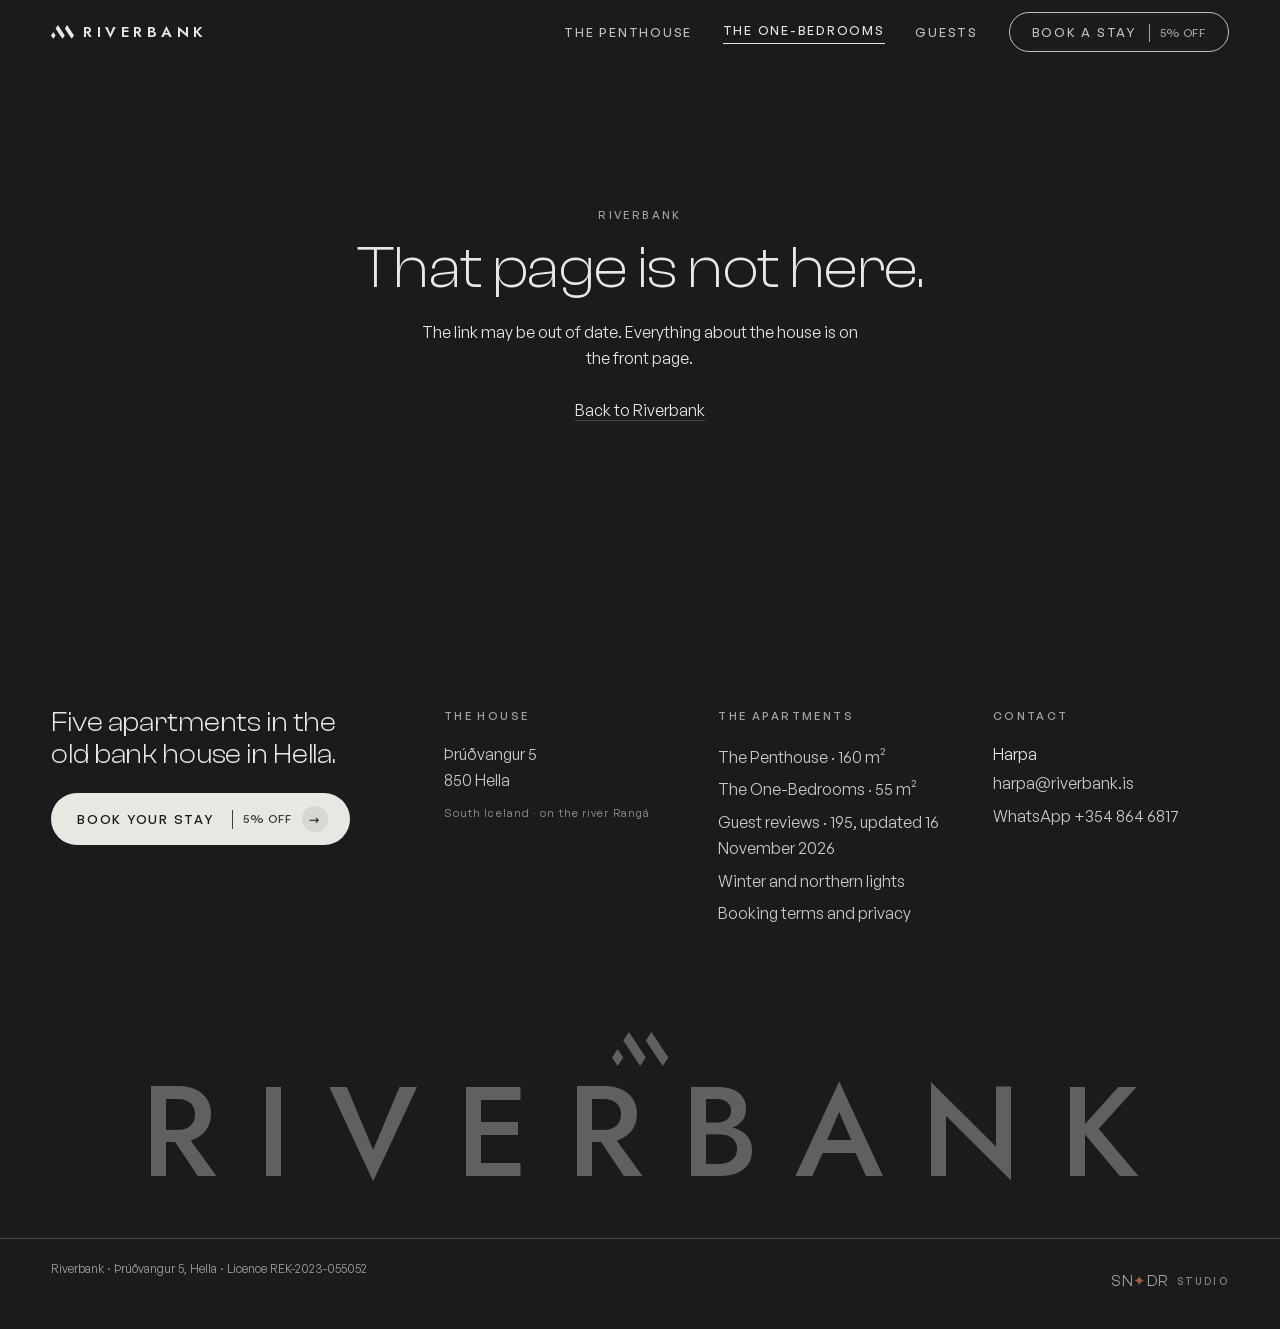
<file: one-bedrooms/index.html>
<!DOCTYPE html>
<html lang="en">
<head>
<meta charset="UTF-8" />
<meta name="viewport" content="width=device-width, initial-scale=1.0" />
<title>Luxury One-Bedroom Apartments, Hella | Sleeps 4 | Riverbank</title>
    <meta name="description" content="Four luxury self-catering apartments in Hella, 55 m2 each, sleeping 4, with a fully equipped kitchen, wifi and washer/dryer. A base for the Golden Circle." />
    <link rel="canonical" href="https://riverbank.is/one-bedrooms/" />
    <meta name="robots" content="max-image-preview:large" />
    <meta property="og:type" content="website" />
    <meta property="og:site_name" content="Riverbank" />
    <meta property="og:title" content="Luxury One-Bedroom Apartments, Hella | Sleeps 4 | Riverbank" />
    <meta property="og:description" content="Four luxury self-catering apartments in Hella, 55 m2 each, sleeping 4, with a fully equipped kitchen, wifi and washer/dryer. A base for the Golden Circle." />
    <meta property="og:url" content="https://riverbank.is/one-bedrooms/" />
    <meta property="og:image" content="https://riverbank.is/assets/img/o-lounge.jpg" />
    <meta property="og:locale" content="en_GB" />
    <meta name="twitter:card" content="summary_large_image" />
    <meta name="twitter:title" content="Luxury One-Bedroom Apartments, Hella | Sleeps 4 | Riverbank" />
    <meta name="twitter:description" content="Four luxury self-catering apartments in Hella, 55 m2 each, sleeping 4, with a fully equipped kitchen, wifi and washer/dryer. A base for the Golden Circle." />
    <meta name="twitter:image" content="https://riverbank.is/assets/img/o-lounge.jpg" />
    <script type="application/ld+json" data-rb-route-jsonld>{"@context":"https://schema.org","@type":"BreadcrumbList","itemListElement":[{"@type":"ListItem","position":1,"name":"Riverbank","item":"https://riverbank.is/"},{"@type":"ListItem","position":2,"name":"The One-Bedrooms","item":"https://riverbank.is/one-bedrooms/"}]}</script>
    <script type="application/ld+json" data-rb-route-jsonld>{"@context":"https://schema.org","@type":"LodgingBusiness","@id":"https://riverbank.is/#business","name":"Riverbank","alternateName":"Hella - Riverbank","description":"Five newly refurbished luxury self-catering apartments in the old bank building on the river Rangá in Hella, South Iceland. A base for the Golden Circle and the South Coast, with full kitchens for families and groups.","url":"https://riverbank.is/","email":"harpa@riverbank.is","telephone":"+354 864 6817","address":{"@type":"PostalAddress","streetAddress":"Þrúðvangur 5","postalCode":"850","addressLocality":"Hella","addressRegion":"South Iceland","addressCountry":"IS"},"geo":{"@type":"GeoCoordinates","latitude":63.8356,"longitude":-20.4023},"numberOfRooms":5,"petsAllowed":false,"checkinTime":"15:00","checkoutTime":"11:00","legalName":"Miðás hestar ehf","taxID":"601222-0510","identifier":{"@type":"PropertyValue","propertyID":"Icelandic operating licence (rekstrarleyfi)","value":"REK-2023-055052"},"image":["https://riverbank.is/assets/img/building.jpg","https://riverbank.is/assets/img/f-open.jpg","https://riverbank.is/assets/img/river-view.jpg"],"hasMap":"https://www.openstreetmap.org/?mlat=63.8356&mlon=-20.4023#map=17/63.8356/-20.4023","potentialAction":{"@type":"ReserveAction","target":{"@type":"EntryPoint","urlTemplate":"https://riverbank.is/#book","actionPlatform":["https://schema.org/DesktopWebPlatform","https://schema.org/MobileWebPlatform"]},"result":{"@type":"LodgingReservation","name":"Direct booking request to the hosts"}},"amenityFeature":[{"@type":"LocationFeatureSpecification","name":"Free WiFi","value":true},{"@type":"LocationFeatureSpecification","name":"Free parking at the door","value":true},{"@type":"LocationFeatureSpecification","name":"Private kitchen","value":true},{"@type":"LocationFeatureSpecification","name":"Dishwasher","value":true},{"@type":"LocationFeatureSpecification","name":"Washer/dryer","value":true},{"@type":"LocationFeatureSpecification","name":"Air conditioning","value":true},{"@type":"LocationFeatureSpecification","name":"Flat-screen TV","value":true},{"@type":"LocationFeatureSpecification","name":"Coffee machine","value":true}],"sameAs":["https://www.booking.com/hotel/is/hella-riverbank.html","https://www.airbnb.com/rooms/1005892528131675937","https://www.airbnb.com/rooms/1414704999883862215","https://www.ferdalag.is/en/service/hella-riverbank","https://www.visiticeland.com/things-to-do/hella-riverbank/"],"employee":[{"@type":"Person","name":"Örvar"},{"@type":"Person","name":"Harpa"}],"dateModified":"2026-09-17","priceRange":"€237 - €807","currenciesAccepted":"EUR","containsPlace":[{"@type":"Apartment","@id":"https://riverbank.is/penthouse/#unit","name":"The Penthouse","url":"https://riverbank.is/penthouse/","numberOfBedrooms":4,"numberOfBathroomsTotal":2,"occupancy":{"@type":"QuantitativeValue","maxValue":8},"floorSize":{"@type":"QuantitativeValue","value":160,"unitCode":"MTK"}},{"@type":"Apartment","@id":"https://riverbank.is/one-bedrooms/#unit","name":"The One-Bedrooms","url":"https://riverbank.is/one-bedrooms/","numberOfBedrooms":1,"numberOfBathroomsTotal":1,"occupancy":{"@type":"QuantitativeValue","maxValue":4},"floorSize":{"@type":"QuantitativeValue","value":55,"unitCode":"MTK"}}]}</script>
    <script type="application/ld+json" data-rb-route-jsonld>{"@context":"https://schema.org","@type":"Apartment","@id":"https://riverbank.is/one-bedrooms/#unit","name":"The One-Bedrooms","description":"Four luxury self-catering apartments of 55 square metres, each with a large double bed, a sofa bed, fully equipped kitchen, free wifi and a washer/dryer. Spacious apartments, perfect for smaller families, groups of friends or couples travelling together. Each apartment is let separately. They are set side by side, which makes them ideal for larger groups: book two together and they comfortably sleep up to eight guests.","url":"https://riverbank.is/one-bedrooms/","petsAllowed":false,"numberOfBedrooms":1,"numberOfBathroomsTotal":1,"occupancy":{"@type":"QuantitativeValue","maxValue":4},"floorSize":{"@type":"QuantitativeValue","value":55,"unitCode":"MTK"},"image":"https://riverbank.is/assets/img/o-lounge.jpg","containedInPlace":{"@id":"https://riverbank.is/#business"}}</script>
    <script type="application/ld+json" data-rb-route-jsonld>{"@context":"https://schema.org","@type":"FAQPage","@id":"https://riverbank.is/one-bedrooms/#faq","mainEntity":[{"@type":"Question","name":"How many people fit in a one-bedroom apartment?","acceptedAnswer":{"@type":"Answer","text":"Four. Each has a large double bed in the bedroom and a sofa bed in the living room, and one of the four has an extra day bed as well."}},{"@type":"Question","name":"Does each apartment have its own kitchen and bathroom?","acceptedAnswer":{"@type":"Answer","text":"Yes. All four are complete apartments of 55 square metres, each with a fully equipped kitchen, a washer/dryer and a bathroom of its own."}},{"@type":"Question","name":"What is the difference between the four?","acceptedAnswer":{"@type":"Answer","text":"The beds. One has an extra day bed as well as the sofa bed. All four are the same 55 square metres, with the same fully equipped kitchen and washer/dryer."}},{"@type":"Question","name":"Can a larger group take more than one?","acceptedAnswer":{"@type":"Answer","text":"Yes. Each apartment is let separately and the four are set side by side, so a larger group can book two together and comfortably sleep up to eight guests."}},{"@type":"Question","name":"Is parking included?","acceptedAnswer":{"@type":"Answer","text":"Yes, free parking at the door, and there is a fast charger for electric cars directly across the street. The grocery store is about 100 metres away, so the car can stay where it is."}},{"@type":"Question","name":"Are pets allowed?","acceptedAnswer":{"@type":"Answer","text":"No. Riverbank has a no-pets policy at present."}},{"@type":"Question","name":"Ég leita að íbúð með eldhúsi á Hellu fyrir par og tvö börn. Hvað er í boði?","inLanguage":"is","acceptedAnswer":{"@type":"Answer","text":"Hjá Riverbank á Hellu eru fjórar 55 m² íbúðir með einu svefnherbergi sem rúma 4 gesti hver og henta því pari með tvö börn. Hver íbúð er með stóru hjónarúmi í svefnherbergi, svefnsófa í stofu, fullbúnu eldhúsi með uppþvottavél og eigin baðherbergi. Senda má bókunarbeiðni beint á riverbank.is/#book."}}]}</script>
    <script defer src="https://sndr-pulse.sindri-381.workers.dev/p.js" data-site="riverbank"></script>
<link rel="icon" href="/favicon.ico" sizes="any" />
<link rel="icon" type="image/png" href="/favicon-32.png" />
<!-- Sized PNGs for Google's result favicon (a multiple of 48 px; HQ check, 14 Oct 2026). -->
<link rel="icon" type="image/png" sizes="48x48" href="/favicon-48.png" />
<link rel="icon" type="image/png" sizes="96x96" href="/favicon-96.png" />
<link rel="icon" type="image/png" sizes="192x192" href="/favicon-192.png" />
<link rel="apple-touch-icon" href="/apple-touch-icon.png" />
<link rel="preload" href="/assets/fonts/ClashDisplay-Variable.woff2" as="font" type="font/woff2" crossorigin />
<link rel="preload" href="/assets/fonts/GeneralSans-Variable.woff2" as="font" type="font/woff2" crossorigin />
<meta name="theme-color" content="#191B1C" />
<script>
/* Set before first paint so the loading curtain is never a flash of un-curtained
   hero. 'js' is added once and NEVER removed: the curtain's display hangs off it,
   so it keeps a display through its own exit transition. The failsafe is here
   rather than in the bundle on purpose, so a failed or blocked script cannot
   leave a visitor on a locked, covered page. */
document.documentElement.classList.add('js','rb-loading');
setTimeout(function(){
  document.documentElement.classList.remove('rb-loading');
  /* HIDE, never remove: this element is rendered by React, and detaching it
     here makes React's own removeChild throw on the next route change and
     unmount the entire app. See the note in design/motion.ts. */
  var l=document.querySelector('.rb-load');
  if(l&&!l.classList.contains('is-done'))l.classList.add('is-gone');
},5000);

/* STALE-BUILD WATCHDOG. GitHub Pages serves index.html with max-age=600, so for
   ten minutes after a deploy a returning visitor can hold HTML that asks for
   hashed chunks the new build no longer has. Here that is not a white screen,
   because the page is prerendered and the copy is already in #root; it is worse
   in one specific way: the page LOOKS fine and is silently not hydrated, so the
   booking form does nothing when you press it.

   Capture phase, because resource errors do not bubble. Inline rather than in
   the bundle, because the case it exists for is the bundle not arriving. Exactly
   one retry, held in sessionStorage, so a genuinely broken build shows a broken
   page instead of reloading forever. Scoped to /assets/ so a dead third-party
   resource can never reload a guest's page out from under them. */
(function(){
  var KEY='sndr:stale-build-reload';
  window.addEventListener('error',function(e){
    var t=e.target;
    if(!t||(t.tagName!=='SCRIPT'&&t.tagName!=='LINK'))return;
    var u=t.src||t.href||'';
    if(u.indexOf('/assets/')===-1)return;
    try{ if(sessionStorage.getItem(KEY))return; sessionStorage.setItem(KEY,'1'); }catch(_){ return; }
    location.reload();
  },true);
  window.addEventListener('load',function(){
    /* Cleared only once the app has actually booted, so the single retry is
       still available the next time a deploy lands mid-visit. */
    setTimeout(function(){ if(window.__rbBooted){ try{sessionStorage.removeItem(KEY)}catch(_){} } },2000);
  });
})();
</script>
  <script type="module" crossorigin src="/assets/index-8JuRIx1S.js"></script>
  <link rel="modulepreload" crossorigin href="/assets/react-BgHzHa_s.js">
  <link rel="modulepreload" crossorigin href="/assets/gsap-SFc2wnMY.js">
  <link rel="stylesheet" crossorigin href="/assets/index-CjW06i1g.css">
</head>
<body>
<div id="root"><a class="rb-skip" href="#main">Skip to content</a><div class="rb-awning" aria-hidden="true"></div><nav class="rb-nav" aria-label="Main"><a class="rb-brand" href="/"><svg class="rb-brand-mark" viewBox="0 0 3685 2220" fill="currentColor" aria-hidden="true" focusable="false"><path d="M0 1665 L369 2220 L737 1665 L369 1110 Z"></path><path d="M1474 555 L1106 0 L737 555 L1106 1110 L1474 1665 L1843 2220 L2211 1665 L1843 1110 Z"></path><path d="M3317 1110 L2948 555 L2580 0 L2211 555 L2580 1110 L2948 1665 L3317 2220 L3685 1665 Z"></path></svg>Riverbank</a><div class="rb-nav-links"><a class="" href="/penthouse/">The Penthouse</a><a aria-current="page" class="active" href="/one-bedrooms/">The One-Bedrooms</a><a class="" href="/guests/">Guests</a><a class="rb-book" data-pulse="book" href="/one-bedrooms/#book">Book a stay <span class="rb-pct">5% off</span></a></div></nav><div class="rb-x is-idle" aria-hidden="true"><span class="rb-x-panel"></span><span class="rb-x-panel"></span></div><div class="rb-page"><main id="main"><header class="rb-prop-hero rb-navdark" aria-label="The One-Bedrooms"><div class="rb-prop-hero-media"><picture><source type="image/webp" srcSet="/assets/img/w/o-lounge-480.webp?v=47e8d51c 480w, /assets/img/w/o-lounge-768.webp?v=c0eb99a2 768w, /assets/img/w/o-lounge-1080.webp?v=41d69278 1080w, /assets/img/w/o-lounge-1440.webp?v=545152f1 1440w, /assets/img/w/o-lounge-2048.webp?v=838c81fe 2048w, /assets/img/w/o-lounge-2880.webp?v=931197fb 2880w" sizes="100vw"/><img src="/assets/img/o-lounge.jpg?v=f1894d25" alt="The One-Bedrooms at Riverbank in Hella" width="3277" height="2186" decoding="sync" fetchpriority="high"/></picture></div><div class="rb-prop-hero-inner"><p class="rb-caps">Riverbank · <!-- -->Þrúðvangur 5</p><h1>The One-Bedrooms</h1><p class="rb-lede">Four luxury self-catering apartments of 55 square metres, each with a large double bed, a sofa bed, fully equipped kitchen, free wifi and a washer/dryer. Spacious apartments, perfect for smaller families, groups of friends or couples travelling together. Each apartment is let separately. They are set side by side, which makes them ideal for larger groups: book two together and they comfortably sleep up to eight guests.</p></div></header><section class="rb-section" aria-label="The One-Bedrooms at a glance"><div class="rb-wrap"><div class="rb-intro"><div class="rb-intro-copy"><h2 class="rb-h2 rb-lines">At a glance</h2><div class="rb-cmp-scroll"><table class="rb-cmp rb-cmp-one" role="table"><caption class="rb-cmp-cap">The One-Bedrooms<!-- --> at Riverbank, <!-- -->Þrúðvangur 5<!-- -->, <!-- -->Hella<!-- -->.</caption><tbody role="rowgroup"><tr role="row"><th scope="row" role="rowheader">Size</th><td role="cell">55 m²</td></tr><tr role="row"><th scope="row" role="rowheader">Sleeps</th><td role="cell">4 people</td></tr><tr role="row"><th scope="row" role="rowheader">Bedrooms</th><td role="cell">1, plus a premium sofa bed in the living room</td></tr><tr role="row"><th scope="row" role="rowheader">Bathrooms</th><td role="cell">1</td></tr><tr role="row"><th scope="row" role="rowheader">Kitchen</th><td role="cell">Fully equipped</td></tr><tr role="row"><th scope="row" role="rowheader">Other</th><td role="cell">Washer/dryer, free wifi, large screen TV, free parking</td></tr><tr role="row"><th scope="row" role="rowheader">Best for</th><td role="cell">Smaller families and couples</td></tr><tr role="row" class="rb-cmp-house"><th scope="row" role="rowheader"><span class="rb-hmark">House rate</span></th><td role="cell">From <!-- -->€237<!-- --> a night, <!-- -->5% off<!-- --> the standard rate of <!-- -->€250</td></tr></tbody></table></div></div><figure class="rb-frame" data-reveal="true"><picture><source type="image/webp" srcSet="/assets/img/w/o-lounge-480.webp?v=47e8d51c 480w, /assets/img/w/o-lounge-768.webp?v=c0eb99a2 768w, /assets/img/w/o-lounge-1080.webp?v=41d69278 1080w, /assets/img/w/o-lounge-1440.webp?v=545152f1 1440w, /assets/img/w/o-lounge-2048.webp?v=838c81fe 2048w, /assets/img/w/o-lounge-2880.webp?v=931197fb 2880w" sizes="(max-width: 840px) 92vw, 40vw"/><img src="/assets/img/o-lounge.jpg?v=f1894d25" alt="A one-bedroom lounge in sage and cream under a brass ring chandelier" width="3277" height="2186" loading="lazy" decoding="async"/></picture></figure></div></div></section><section class="rb-section rb-dark rb-navdark" style="padding-top:clamp(60px,8vw,110px)" aria-label="Four one-bedroom apartments"><div class="rb-wrap"><div class="rb-rule-head"><h2 class="rb-h2 rb-lines">Four one-bedroom apartments</h2><p class="rb-caps rb-mute">Let separately, side by side</p></div><div class="rb-rooms"><article class="rb-room"><p class="rb-room-n" aria-hidden="true">01</p><div class="rb-room-copy"><h3 class="rb-h3">One-Bedroom Apartment 1</h3><p class="rb-body">One large double bed, and a sofa bed in the living room.</p></div><figure class="rb-frame" data-reveal="true"><button type="button" class="rb-zoom" data-zoom="true" aria-label="Enlarge photograph: Apartment 1: the kitchen, dining table and sofa under a brass ring chandelier"><picture><source type="image/webp" srcSet="/assets/img/w/o-open2-480.webp?v=2bc96f27 480w, /assets/img/w/o-open2-768.webp?v=e0f6cb0a 768w, /assets/img/w/o-open2-1080.webp?v=6a286204 1080w, /assets/img/w/o-open2-1440.webp?v=79bb037d 1440w, /assets/img/w/o-open2-2048.webp?v=d32b2ffc 2048w" sizes="(max-width: 840px) 92vw, 50vw"/><img src="/assets/img/o-open2.jpg?v=5cffd3ed" alt="Apartment 1: the kitchen, dining table and sofa under a brass ring chandelier" width="3277" height="2186" loading="lazy" decoding="async"/></picture></button></figure><div class="rb-room-photos" aria-label="More photographs of One-Bedroom Apartment 1 01"><figure class="rb-frame" data-reveal="true"><button type="button" class="rb-zoom" data-zoom="true" aria-label="Enlarge photograph: A one-bedroom living space with a dining table, sage sofa and kitchen under a brass ring chandelier"><picture><source type="image/webp" srcSet="/assets/img/w/o-open-480.webp?v=a94b78ae 480w, /assets/img/w/o-open-768.webp?v=5e8b1691 768w, /assets/img/w/o-open-1080.webp?v=f4c1203f 1080w, /assets/img/w/o-open-1440.webp?v=85509881 1440w, /assets/img/w/o-open-2048.webp?v=5123bcc7 2048w" sizes="(max-width: 840px) 52vw, 27vw"/><img src="/assets/img/o-open.jpg?v=2a7c7609" alt="A one-bedroom living space with a dining table, sage sofa and kitchen under a brass ring chandelier" width="3277" height="2186" loading="lazy" decoding="async"/></picture></button></figure><figure class="rb-frame" data-reveal="true"><button type="button" class="rb-zoom" data-zoom="true" aria-label="Enlarge photograph: A dining table in front of a sage-green kitchen with open shelves"><picture><source type="image/webp" srcSet="/assets/img/w/o-kitchen4-480.webp?v=69cbdd96 480w, /assets/img/w/o-kitchen4-768.webp?v=bfa5dc25 768w, /assets/img/w/o-kitchen4-1080.webp?v=114988b7 1080w, /assets/img/w/o-kitchen4-1440.webp?v=2faadfc4 1440w, /assets/img/w/o-kitchen4-2048.webp?v=94ea27f6 2048w" sizes="(max-width: 840px) 52vw, 27vw"/><img src="/assets/img/o-kitchen4.jpg?v=70739476" alt="A dining table in front of a sage-green kitchen with open shelves" width="3277" height="2186" loading="lazy" decoding="async"/></picture></button></figure><figure class="rb-frame" data-reveal="true"><button type="button" class="rb-zoom" data-zoom="true" aria-label="Enlarge photograph: A dining table and chairs by the window in a one-bedroom apartment"><picture><source type="image/webp" srcSet="/assets/img/w/o-dining2-480.webp?v=bab6760f 480w, /assets/img/w/o-dining2-768.webp?v=218b197a 768w, /assets/img/w/o-dining2-1080.webp?v=fbcc93c7 1080w, /assets/img/w/o-dining2-1440.webp?v=919339c2 1440w, /assets/img/w/o-dining2-2048.webp?v=ee649a74 2048w" sizes="(max-width: 840px) 52vw, 27vw"/><img src="/assets/img/o-dining2.jpg?v=9a037e83" alt="A dining table and chairs by the window in a one-bedroom apartment" width="3277" height="2186" loading="lazy" decoding="async"/></picture></button></figure><figure class="rb-frame" data-reveal="true"><button type="button" class="rb-zoom" data-zoom="true" aria-label="Enlarge photograph: An entrance with a coat rail and bench, looking through to the living room"><picture><source type="image/webp" srcSet="/assets/img/w/o-entry-480.webp?v=88c73f6f 480w, /assets/img/w/o-entry-768.webp?v=195198c2 768w, /assets/img/w/o-entry-1080.webp?v=6aa1f915 1080w, /assets/img/w/o-entry-1440.webp?v=36e497c5 1440w, /assets/img/w/o-entry-2048.webp?v=0316e6f5 2048w" sizes="(max-width: 840px) 52vw, 27vw"/><img src="/assets/img/o-entry.jpg?v=81c45ea1" alt="An entrance with a coat rail and bench, looking through to the living room" width="3277" height="2186" loading="lazy" decoding="async"/></picture></button></figure><figure class="rb-frame" data-reveal="true"><button type="button" class="rb-zoom" data-zoom="true" aria-label="Enlarge photograph: A double bed in a sage and cream bedroom"><picture><source type="image/webp" srcSet="/assets/img/w/o-bed2-480.webp?v=6af5364d 480w, /assets/img/w/o-bed2-768.webp?v=8fda11a0 768w, /assets/img/w/o-bed2-1080.webp?v=4581f13d 1080w, /assets/img/w/o-bed2-1440.webp?v=78c80469 1440w, /assets/img/w/o-bed2-2048.webp?v=e0ecfedd 2048w" sizes="(max-width: 840px) 52vw, 27vw"/><img src="/assets/img/o-bed2.jpg?v=6c4e0f84" alt="A double bed in a sage and cream bedroom" width="3277" height="2186" loading="lazy" decoding="async"/></picture></button></figure><figure class="rb-frame" data-reveal="true"><button type="button" class="rb-zoom" data-zoom="true" aria-label="Enlarge photograph: A terracotta bathroom with a backlit mirror and a washer/dryer"><picture><source type="image/webp" srcSet="/assets/img/w/o-bath2-480.webp?v=314b6d90 480w, /assets/img/w/o-bath2-768.webp?v=66831ab6 768w, /assets/img/w/o-bath2-1080.webp?v=6650a11c 1080w, /assets/img/w/o-bath2-1440.webp?v=d9b373e5 1440w, /assets/img/w/o-bath2-2048.webp?v=301a5423 2048w" sizes="(max-width: 840px) 52vw, 27vw"/><img src="/assets/img/o-bath2.jpg?v=67a89fa0" alt="A terracotta bathroom with a backlit mirror and a washer/dryer" width="3277" height="2186" loading="lazy" decoding="async"/></picture></button></figure><figure class="rb-frame" data-reveal="true"><button type="button" class="rb-zoom" data-zoom="true" aria-label="Enlarge photograph: A walk-in shower with brass fittings behind a glass screen"><picture><source type="image/webp" srcSet="/assets/img/w/o-shower2-480.webp?v=274c1680 480w, /assets/img/w/o-shower2-768.webp?v=2e8f16d0 768w, /assets/img/w/o-shower2-1080.webp?v=e5e770bd 1080w, /assets/img/w/o-shower2-1440.webp?v=6300e100 1440w, /assets/img/w/o-shower2-2048.webp?v=560b6c70 2048w" sizes="(max-width: 840px) 52vw, 27vw"/><img src="/assets/img/o-shower2.jpg?v=6de9c54e" alt="A walk-in shower with brass fittings behind a glass screen" width="3277" height="2186" loading="lazy" decoding="async"/></picture></button></figure></div></article><article class="rb-room"><p class="rb-room-n" aria-hidden="true">02</p><div class="rb-room-copy"><h3 class="rb-h3">One-Bedroom Apartment 2</h3><p class="rb-body">One large double bed, one sofa bed and an extra day bed in the living room.</p></div><figure class="rb-frame" data-reveal="true"><button type="button" class="rb-zoom" data-zoom="true" aria-label="Enlarge photograph: Apartment 2: a lounge in sage and cream under a brass ring chandelier"><picture><source type="image/webp" srcSet="/assets/img/w/o-lounge-480.webp?v=47e8d51c 480w, /assets/img/w/o-lounge-768.webp?v=c0eb99a2 768w, /assets/img/w/o-lounge-1080.webp?v=41d69278 1080w, /assets/img/w/o-lounge-1440.webp?v=545152f1 1440w, /assets/img/w/o-lounge-2048.webp?v=838c81fe 2048w, /assets/img/w/o-lounge-2880.webp?v=931197fb 2880w" sizes="(max-width: 840px) 92vw, 50vw"/><img src="/assets/img/o-lounge.jpg?v=f1894d25" alt="Apartment 2: a lounge in sage and cream under a brass ring chandelier" width="3277" height="2186" loading="lazy" decoding="async"/></picture></button></figure><div class="rb-room-photos" aria-label="More photographs of One-Bedroom Apartment 2 02"><figure class="rb-frame" data-reveal="true"><button type="button" class="rb-zoom" data-zoom="true" aria-label="Enlarge photograph: A one-bedroom living room under a brass ring chandelier, with a daybed and a dining table"><picture><source type="image/webp" srcSet="/assets/img/w/o-lounge2-480.webp?v=bdd71d86 480w, /assets/img/w/o-lounge2-768.webp?v=a61a1c7a 768w, /assets/img/w/o-lounge2-1080.webp?v=b5ee1203 1080w, /assets/img/w/o-lounge2-1440.webp?v=c0d8d70d 1440w, /assets/img/w/o-lounge2-2048.webp?v=c8c93a7e 2048w" sizes="(max-width: 840px) 52vw, 27vw"/><img src="/assets/img/o-lounge2.jpg?v=2efd95d4" alt="A one-bedroom living room under a brass ring chandelier, with a daybed and a dining table" width="3277" height="2186" loading="lazy" decoding="async"/></picture></button></figure><figure class="rb-frame" data-reveal="true"><button type="button" class="rb-zoom" data-zoom="true" aria-label="Enlarge photograph: A one-bedroom living room with a daybed, sofa and dining corner under a brass chandelier"><picture><source type="image/webp" srcSet="/assets/img/w/o-open3-480.webp?v=5c8b0c86 480w, /assets/img/w/o-open3-768.webp?v=07047f15 768w, /assets/img/w/o-open3-1080.webp?v=36b2aabe 1080w, /assets/img/w/o-open3-1440.webp?v=f2a51a4c 1440w, /assets/img/w/o-open3-2048.webp?v=a008a95d 2048w" sizes="(max-width: 840px) 52vw, 27vw"/><img src="/assets/img/o-open3.jpg?v=95890078" alt="A one-bedroom living room with a daybed, sofa and dining corner under a brass chandelier" width="3277" height="2186" loading="lazy" decoding="async"/></picture></button></figure><figure class="rb-frame" data-reveal="true"><button type="button" class="rb-zoom" data-zoom="true" aria-label="Enlarge photograph: A daybed with cushions beside tall wall panelling"><picture><source type="image/webp" srcSet="/assets/img/w/o-daybed-480.webp?v=a20f68a6 480w, /assets/img/w/o-daybed-768.webp?v=59c88030 768w, /assets/img/w/o-daybed-1080.webp?v=6034d109 1080w, /assets/img/w/o-daybed-1440.webp?v=1cbd3128 1440w, /assets/img/w/o-daybed-2048.webp?v=6632de4e 2048w" sizes="(max-width: 840px) 52vw, 27vw"/><img src="/assets/img/o-daybed.jpg?v=52d17bed" alt="A daybed with cushions beside tall wall panelling" width="3277" height="2186" loading="lazy" decoding="async"/></picture></button></figure><figure class="rb-frame" data-reveal="true"><button type="button" class="rb-zoom" data-zoom="true" aria-label="Enlarge photograph: A dining corner under a brass ring chandelier"><picture><source type="image/webp" srcSet="/assets/img/w/o-dining-480.webp?v=d91eb028 480w, /assets/img/w/o-dining-768.webp?v=2c8562b8 768w, /assets/img/w/o-dining-1080.webp?v=aa2e5abe 1080w, /assets/img/w/o-dining-1440.webp?v=a494271c 1440w, /assets/img/w/o-dining-2048.webp?v=f762151e 2048w" sizes="(max-width: 840px) 52vw, 27vw"/><img src="/assets/img/o-dining.jpg?v=42d5e6d1" alt="A dining corner under a brass ring chandelier" width="3277" height="2186" loading="lazy" decoding="async"/></picture></button></figure><figure class="rb-frame" data-reveal="true"><button type="button" class="rb-zoom" data-zoom="true" aria-label="Enlarge photograph: A sage-green kitchen with brass handles, a cream fridge and a dining table"><picture><source type="image/webp" srcSet="/assets/img/w/o-kitchen2-480.webp?v=fbe70fe8 480w, /assets/img/w/o-kitchen2-768.webp?v=a31b197e 768w, /assets/img/w/o-kitchen2-1080.webp?v=b10990d4 1080w, /assets/img/w/o-kitchen2-1440.webp?v=96dc1760 1440w, /assets/img/w/o-kitchen2-2048.webp?v=17f15291 2048w" sizes="(max-width: 840px) 52vw, 27vw"/><img src="/assets/img/o-kitchen2.jpg?v=0860f96d" alt="A sage-green kitchen with brass handles, a cream fridge and a dining table" width="3277" height="2186" loading="lazy" decoding="async"/></picture></button></figure><figure class="rb-frame" data-reveal="true"><button type="button" class="rb-zoom" data-zoom="true" aria-label="Enlarge photograph: A walk-in shower with brass fittings and stone-effect tiles"><picture><source type="image/webp" srcSet="/assets/img/w/o-shower-480.webp?v=8b9216f3 480w, /assets/img/w/o-shower-768.webp?v=47bf8a21 768w, /assets/img/w/o-shower-1080.webp?v=cd89c253 1080w, /assets/img/w/o-shower-1440.webp?v=9f919571 1440w, /assets/img/w/o-shower-2048.webp?v=7f6173d7 2048w" sizes="(max-width: 840px) 52vw, 27vw"/><img src="/assets/img/o-shower.jpg?v=ff3570f9" alt="A walk-in shower with brass fittings and stone-effect tiles" width="3132" height="2089" loading="lazy" decoding="async"/></picture></button></figure></div></article><article class="rb-room"><p class="rb-room-n" aria-hidden="true">03</p><div class="rb-room-copy"><h3 class="rb-h3">One-Bedroom Apartment 3</h3><p class="rb-body">One large double bed, and a sofa bed in the living room.</p></div><figure class="rb-frame" data-reveal="true"><button type="button" class="rb-zoom" data-zoom="true" aria-label="Enlarge photograph: Apartment 3: a living room with a sofa, leather armchair and dining bench by two windows"><picture><source type="image/webp" srcSet="/assets/img/w/o-lounge4-480.webp?v=3f249000 480w, /assets/img/w/o-lounge4-768.webp?v=b01ebbe7 768w, /assets/img/w/o-lounge4-1080.webp?v=0e3710a8 1080w, /assets/img/w/o-lounge4-1440.webp?v=19419acd 1440w, /assets/img/w/o-lounge4-2048.webp?v=70b3bc92 2048w" sizes="(max-width: 840px) 92vw, 50vw"/><img src="/assets/img/o-lounge4.jpg?v=c643cf8a" alt="Apartment 3: a living room with a sofa, leather armchair and dining bench by two windows" width="3277" height="2186" loading="lazy" decoding="async"/></picture></button></figure><div class="rb-room-photos" aria-label="More photographs of One-Bedroom Apartment 3 03"><figure class="rb-frame" data-reveal="true"><button type="button" class="rb-zoom" data-zoom="true" aria-label="Enlarge photograph: A dining corner with a bench and a green vase by the window"><picture><source type="image/webp" srcSet="/assets/img/w/o-lounge3-480.webp?v=dd62aa53 480w, /assets/img/w/o-lounge3-768.webp?v=3a8c7ecd 768w, /assets/img/w/o-lounge3-1080.webp?v=85c5626a 1080w, /assets/img/w/o-lounge3-1440.webp?v=55a836f8 1440w, /assets/img/w/o-lounge3-2048.webp?v=33b3791e 2048w" sizes="(max-width: 840px) 52vw, 27vw"/><img src="/assets/img/o-lounge3.jpg?v=ade8c65d" alt="A dining corner with a bench and a green vase by the window" width="3277" height="2186" loading="lazy" decoding="async"/></picture></button></figure><figure class="rb-frame" data-reveal="true"><button type="button" class="rb-zoom" data-zoom="true" aria-label="Enlarge photograph: A sage-green kitchen with a black retro fridge"><picture><source type="image/webp" srcSet="/assets/img/w/o-kitchen-480.webp?v=3880ccc7 480w, /assets/img/w/o-kitchen-768.webp?v=b92d2adb 768w, /assets/img/w/o-kitchen-1080.webp?v=616107a4 1080w, /assets/img/w/o-kitchen-1440.webp?v=c6524bf8 1440w, /assets/img/w/o-kitchen-2048.webp?v=a53a9574 2048w" sizes="(max-width: 840px) 52vw, 27vw"/><img src="/assets/img/o-kitchen.jpg?v=00330837" alt="A sage-green kitchen with a black retro fridge" width="3277" height="2186" loading="lazy" decoding="async"/></picture></button></figure><figure class="rb-frame" data-reveal="true"><button type="button" class="rb-zoom" data-zoom="true" aria-label="Enlarge photograph: A sage-green kitchen with a black fridge beside the entrance"><picture><source type="image/webp" srcSet="/assets/img/w/o-kitchen5-480.webp?v=62e30e91 480w, /assets/img/w/o-kitchen5-768.webp?v=06ad0f0e 768w, /assets/img/w/o-kitchen5-1080.webp?v=f9cbcfdc 1080w, /assets/img/w/o-kitchen5-1440.webp?v=f520792d 1440w, /assets/img/w/o-kitchen5-2048.webp?v=1887cdb1 2048w" sizes="(max-width: 840px) 52vw, 27vw"/><img src="/assets/img/o-kitchen5.jpg?v=d1d4edaa" alt="A sage-green kitchen with a black fridge beside the entrance" width="3277" height="2186" loading="lazy" decoding="async"/></picture></button></figure><figure class="rb-frame" data-reveal="true"><button type="button" class="rb-zoom" data-zoom="true" aria-label="Enlarge photograph: A kitchen with a black retro fridge next to a glazed door"><picture><source type="image/webp" srcSet="/assets/img/w/o-kitchen6-480.webp?v=88b5cd13 480w, /assets/img/w/o-kitchen6-768.webp?v=4862ec47 768w, /assets/img/w/o-kitchen6-1080.webp?v=a4dc00d5 1080w, /assets/img/w/o-kitchen6-1440.webp?v=a14bb411 1440w, /assets/img/w/o-kitchen6-2048.webp?v=4f19f8fb 2048w" sizes="(max-width: 840px) 52vw, 27vw"/><img src="/assets/img/o-kitchen6.jpg?v=69fb7141" alt="A kitchen with a black retro fridge next to a glazed door" width="3277" height="2186" loading="lazy" decoding="async"/></picture></button></figure><figure class="rb-frame" data-reveal="true"><button type="button" class="rb-zoom" data-zoom="true" aria-label="Enlarge photograph: A terracotta bathroom with a washer/dryer beside the basin"><picture><source type="image/webp" srcSet="/assets/img/w/o-bath4-480.webp?v=8458e1e9 480w, /assets/img/w/o-bath4-768.webp?v=4ba88387 768w, /assets/img/w/o-bath4-1080.webp?v=0a98608b 1080w, /assets/img/w/o-bath4-1440.webp?v=912cb346 1440w, /assets/img/w/o-bath4-2048.webp?v=fb0dfb2f 2048w" sizes="(max-width: 840px) 52vw, 27vw"/><img src="/assets/img/o-bath4.jpg?v=ae4f0698" alt="A terracotta bathroom with a washer/dryer beside the basin" width="3277" height="2186" loading="lazy" decoding="async"/></picture></button></figure></div></article><article class="rb-room"><p class="rb-room-n" aria-hidden="true">04</p><div class="rb-room-copy"><h3 class="rb-h3">One-Bedroom Apartment 4</h3><p class="rb-body">One large double bed, and a sofa bed in the living room.</p></div><figure class="rb-frame" data-reveal="true"><button type="button" class="rb-zoom" data-zoom="true" aria-label="Enlarge photograph: Apartment 4: a living room with a sofa, dining table and a window onto the garden side"><picture><source type="image/webp" srcSet="/assets/img/w/o-lounge6-480.webp?v=7b97c916 480w, /assets/img/w/o-lounge6-768.webp?v=37bf68e2 768w, /assets/img/w/o-lounge6-1080.webp?v=e9cbd794 1080w, /assets/img/w/o-lounge6-1440.webp?v=d7a47374 1440w, /assets/img/w/o-lounge6-2048.webp?v=b5fe853d 2048w" sizes="(max-width: 840px) 92vw, 50vw"/><img src="/assets/img/o-lounge6.jpg?v=ed71a2c1" alt="Apartment 4: a living room with a sofa, dining table and a window onto the garden side" width="3277" height="2186" loading="lazy" decoding="async"/></picture></button></figure><div class="rb-room-photos" aria-label="More photographs of One-Bedroom Apartment 4 04"><figure class="rb-frame" data-reveal="true"><button type="button" class="rb-zoom" data-zoom="true" aria-label="Enlarge photograph: A living room with a sage sofa and dining table under a brass ring chandelier"><picture><source type="image/webp" srcSet="/assets/img/w/o-lounge5-480.webp?v=bd136948 480w, /assets/img/w/o-lounge5-768.webp?v=c141dce2 768w, /assets/img/w/o-lounge5-1080.webp?v=8d3042ad 1080w, /assets/img/w/o-lounge5-1440.webp?v=d00049ac 1440w, /assets/img/w/o-lounge5-2048.webp?v=45637713 2048w" sizes="(max-width: 840px) 52vw, 27vw"/><img src="/assets/img/o-lounge5.jpg?v=f4026787" alt="A living room with a sage sofa and dining table under a brass ring chandelier" width="3277" height="2186" loading="lazy" decoding="async"/></picture></button></figure><figure class="rb-frame" data-reveal="true"><button type="button" class="rb-zoom" data-zoom="true" aria-label="Enlarge photograph: A sage-green kitchen with a black fridge, a white sink and open shelves"><picture><source type="image/webp" srcSet="/assets/img/w/o-kitchen3-480.webp?v=ee56c84e 480w, /assets/img/w/o-kitchen3-768.webp?v=07eab52f 768w, /assets/img/w/o-kitchen3-1080.webp?v=bf67343b 1080w, /assets/img/w/o-kitchen3-1440.webp?v=ff5fe66a 1440w, /assets/img/w/o-kitchen3-2048.webp?v=82ce8513 2048w" sizes="(max-width: 840px) 52vw, 27vw"/><img src="/assets/img/o-kitchen3.jpg?v=36381e90" alt="A sage-green kitchen with a black fridge, a white sink and open shelves" width="3277" height="2186" loading="lazy" decoding="async"/></picture></button></figure><figure class="rb-frame" data-reveal="true"><button type="button" class="rb-zoom" data-zoom="true" aria-label="Enlarge photograph: A one-bedroom apartment bedroom in sage and cream"><picture><source type="image/webp" srcSet="/assets/img/w/o-bed-480.webp?v=ccaf15c5 480w, /assets/img/w/o-bed-768.webp?v=423030ef 768w, /assets/img/w/o-bed-1080.webp?v=58f104fc 1080w, /assets/img/w/o-bed-1440.webp?v=0c474566 1440w, /assets/img/w/o-bed-2048.webp?v=6ef101da 2048w" sizes="(max-width: 840px) 52vw, 27vw"/><img src="/assets/img/o-bed.jpg?v=60685fa3" alt="A one-bedroom apartment bedroom in sage and cream" width="3277" height="2186" loading="lazy" decoding="async"/></picture></button></figure><figure class="rb-frame" data-reveal="true"><button type="button" class="rb-zoom" data-zoom="true" aria-label="Enlarge photograph: An arched mirror and open wardrobe rail in a sage and cream bedroom"><picture><source type="image/webp" srcSet="/assets/img/w/o-mirror-480.webp?v=a1d45195 480w, /assets/img/w/o-mirror-768.webp?v=a05b4788 768w, /assets/img/w/o-mirror-1080.webp?v=b230201b 1080w, /assets/img/w/o-mirror-1440.webp?v=cf633495 1440w, /assets/img/w/o-mirror-2048.webp?v=09d3f50d 2048w" sizes="(max-width: 840px) 52vw, 27vw"/><img src="/assets/img/o-mirror.jpg?v=65532c71" alt="An arched mirror and open wardrobe rail in a sage and cream bedroom" width="3277" height="2186" loading="lazy" decoding="async"/></picture></button></figure><figure class="rb-frame" data-reveal="true"><button type="button" class="rb-zoom" data-zoom="true" aria-label="Enlarge photograph: A brass-framed mirror reflecting the bedroom"><picture><source type="image/webp" srcSet="/assets/img/w/o-sofa-480.webp?v=75886076 480w, /assets/img/w/o-sofa-768.webp?v=e97ef9c1 768w, /assets/img/w/o-sofa-1080.webp?v=2055d38b 1080w, /assets/img/w/o-sofa-1440.webp?v=ca3d0a42 1440w, /assets/img/w/o-sofa-2048.webp?v=5b66b0e5 2048w" sizes="(max-width: 840px) 52vw, 27vw"/><img src="/assets/img/o-sofa.jpg?v=bba05370" alt="A brass-framed mirror reflecting the bedroom" width="3277" height="2186" loading="lazy" decoding="async"/></picture></button></figure><figure class="rb-frame" data-reveal="true"><button type="button" class="rb-zoom" data-zoom="true" aria-label="Enlarge photograph: A terracotta bathroom with a backlit round mirror"><picture><source type="image/webp" srcSet="/assets/img/w/o-bath-480.webp?v=2b810d5f 480w, /assets/img/w/o-bath-768.webp?v=2be602ba 768w, /assets/img/w/o-bath-1080.webp?v=7d18a1a6 1080w, /assets/img/w/o-bath-1440.webp?v=54f45409 1440w, /assets/img/w/o-bath-2048.webp?v=f43e50f6 2048w" sizes="(max-width: 840px) 52vw, 27vw"/><img src="/assets/img/o-bath.jpg?v=23bbc4bd" alt="A terracotta bathroom with a backlit round mirror" width="3277" height="2186" loading="lazy" decoding="async"/></picture></button></figure><figure class="rb-frame" data-reveal="true"><button type="button" class="rb-zoom" data-zoom="true" aria-label="Enlarge photograph: A bathroom with a backlit round mirror, stone-effect walls and a patterned floor"><picture><source type="image/webp" srcSet="/assets/img/w/o-bath3-480.webp?v=b406f59e 480w, /assets/img/w/o-bath3-768.webp?v=33ab85bd 768w, /assets/img/w/o-bath3-1080.webp?v=c7ac6703 1080w, /assets/img/w/o-bath3-1440.webp?v=b13b98f8 1440w, /assets/img/w/o-bath3-2048.webp?v=0aa99be9 2048w" sizes="(max-width: 840px) 52vw, 27vw"/><img src="/assets/img/o-bath3.jpg?v=ff728aac" alt="A bathroom with a backlit round mirror, stone-effect walls and a patterned floor" width="3277" height="2186" loading="lazy" decoding="async"/></picture></button></figure></div></article></div></div></section><section class="rb-section rb-plans" aria-label="Floor plans"><div class="rb-wrap"><div class="rb-rule-head"><h2 class="rb-h2 rb-lines">Floor plans</h2><p class="rb-caps rb-mute">Ground floor · approx. 55 m² each</p></div><ul class="rb-plans-grid" role="list" style="--cols:1120fr 1120fr 1120fr 1728fr;--hr:1.4285714285714286"><li class="rb-plan rb-rise" style="--r:1"><button type="button" class="rb-plan-sheet" data-zoom="plan" data-caption="One-Bedroom Apartment 1" aria-label="Enlarge floor plan: One-Bedroom Apartment 1" style="--ar:1120 / 1600"><img src="/assets/img/plans/apartment-1.webp?v=3825f777" alt="Floor plan of One-Bedroom Apartment 1: a bedroom, a living room with kitchen, dining table and a sofa bed, and a bathroom" width="1120" height="1600" loading="lazy" decoding="async"/></button><p class="rb-plan-name"><span>One-Bedroom Apartment 1</span><svg aria-hidden="true" viewBox="0 0 16 16" width="14" height="14"><path d="M9.5 2.5h4v4M13.5 2.5 9 7M6.5 13.5h-4v-4M2.5 13.5 7 9" fill="none" stroke="currentColor" stroke-width="1.4" stroke-linecap="round" stroke-linejoin="round"></path></svg></p></li><li class="rb-plan rb-rise" style="--r:1"><button type="button" class="rb-plan-sheet" data-zoom="plan" data-caption="One-Bedroom Apartment 2" aria-label="Enlarge floor plan: One-Bedroom Apartment 2" style="--ar:1120 / 1600"><img src="/assets/img/plans/apartment-2.webp?v=e29abbd9" alt="Floor plan of One-Bedroom Apartment 2: a bedroom, a living room with kitchen, dining table and a sofa bed and a day bed, and a bathroom" width="1120" height="1494" loading="lazy" decoding="async"/></button><p class="rb-plan-name"><span>One-Bedroom Apartment 2</span><svg aria-hidden="true" viewBox="0 0 16 16" width="14" height="14"><path d="M9.5 2.5h4v4M13.5 2.5 9 7M6.5 13.5h-4v-4M2.5 13.5 7 9" fill="none" stroke="currentColor" stroke-width="1.4" stroke-linecap="round" stroke-linejoin="round"></path></svg></p></li><li class="rb-plan rb-rise" style="--r:1"><button type="button" class="rb-plan-sheet" data-zoom="plan" data-caption="One-Bedroom Apartment 3" aria-label="Enlarge floor plan: One-Bedroom Apartment 3" style="--ar:1120 / 1600"><img src="/assets/img/plans/apartment-3.webp?v=cf44f2d1" alt="Floor plan of One-Bedroom Apartment 3: a bedroom, a living room with kitchen, dining table and a sofa bed, and a bathroom" width="1120" height="1494" loading="lazy" decoding="async"/></button><p class="rb-plan-name"><span>One-Bedroom Apartment 3</span><svg aria-hidden="true" viewBox="0 0 16 16" width="14" height="14"><path d="M9.5 2.5h4v4M13.5 2.5 9 7M6.5 13.5h-4v-4M2.5 13.5 7 9" fill="none" stroke="currentColor" stroke-width="1.4" stroke-linecap="round" stroke-linejoin="round"></path></svg></p></li><li class="rb-plan rb-rise" style="--r:1.542857142857143"><button type="button" class="rb-plan-sheet" data-zoom="plan" data-caption="One-Bedroom Apartment 4" aria-label="Enlarge floor plan: One-Bedroom Apartment 4" style="--ar:1728 / 1600"><img src="/assets/img/plans/apartment-4.webp?v=769d8f79" alt="Floor plan of One-Bedroom Apartment 4: a bedroom, a living room with kitchen, dining table and a sofa bed, and a bathroom" width="1728" height="904" loading="lazy" decoding="async"/></button><p class="rb-plan-name"><span>One-Bedroom Apartment 4</span><svg aria-hidden="true" viewBox="0 0 16 16" width="14" height="14"><path d="M9.5 2.5h4v4M13.5 2.5 9 7M6.5 13.5h-4v-4M2.5 13.5 7 9" fill="none" stroke="currentColor" stroke-width="1.4" stroke-linecap="round" stroke-linejoin="round"></path></svg></p></li></ul></div></section><section class="rb-section" aria-label="Kitchen · bathroom"><div class="rb-wrap"><div class="rb-rule-head"><h2 class="rb-h2 rb-lines">Small houses, whole homes</h2><p class="rb-caps rb-mute">Kitchen · bathroom</p></div><div class="rb-two"><figure class="rb-frame" data-reveal="true"><picture><source type="image/webp" srcSet="/assets/img/w/o-kitchen-480.webp?v=3880ccc7 480w, /assets/img/w/o-kitchen-768.webp?v=b92d2adb 768w, /assets/img/w/o-kitchen-1080.webp?v=616107a4 1080w, /assets/img/w/o-kitchen-1440.webp?v=c6524bf8 1440w, /assets/img/w/o-kitchen-2048.webp?v=a53a9574 2048w" sizes="(max-width: 840px) 92vw, 50vw"/><img src="/assets/img/o-kitchen.jpg?v=00330837" alt="A sage-green kitchen with a black retro fridge" width="3277" height="2186" loading="lazy" decoding="async"/></picture></figure><figure class="rb-frame" data-reveal="true"><picture><source type="image/webp" srcSet="/assets/img/w/o-bath-480.webp?v=2b810d5f 480w, /assets/img/w/o-bath-768.webp?v=2be602ba 768w, /assets/img/w/o-bath-1080.webp?v=7d18a1a6 1080w, /assets/img/w/o-bath-1440.webp?v=54f45409 1440w, /assets/img/w/o-bath-2048.webp?v=f43e50f6 2048w" sizes="(max-width: 840px) 92vw, 50vw"/><img src="/assets/img/o-bath.jpg?v=23bbc4bd" alt="A terracotta bathroom with a backlit round mirror" width="3277" height="2186" loading="lazy" decoding="async"/></picture></figure><p class="rb-body rb-two-copy rb-rise">Each apartment has its own kitchen with a dishwasher and a coffee machine, a washer/dryer, free wifi and a bathroom with a walk-in shower. Nothing is shared with anybody else in the house.</p></div></div></section><section class="rb-section" aria-label="Questions about The One-Bedrooms"><div class="rb-wrap"><div class="rb-rule-head"><h2 class="rb-h2 rb-lines">What guests ask about the four</h2></div><div class="rb-faq"><details class="rb-faq-item" open=""><summary><span>How many people fit in a one-bedroom apartment?</span><i class="rb-faq-mark" aria-hidden="true"></i></summary><div class="rb-faq-body"><p>Four. Each has a large double bed in the bedroom and a sofa bed in the living room, and one of the four has an extra day bed as well.</p></div></details><details class="rb-faq-item"><summary><span>Does each apartment have its own kitchen and bathroom?</span><i class="rb-faq-mark" aria-hidden="true"></i></summary><div class="rb-faq-body"><p>Yes. All four are complete apartments of 55 square metres, each with a fully equipped kitchen, a washer/dryer and a bathroom of its own.</p></div></details><details class="rb-faq-item"><summary><span>What is the difference between the four?</span><i class="rb-faq-mark" aria-hidden="true"></i></summary><div class="rb-faq-body"><p>The beds. One has an extra day bed as well as the sofa bed. All four are the same 55 square metres, with the same fully equipped kitchen and washer/dryer.</p></div></details><details class="rb-faq-item"><summary><span>Can a larger group take more than one?</span><i class="rb-faq-mark" aria-hidden="true"></i></summary><div class="rb-faq-body"><p>Yes. Each apartment is let separately and the four are set side by side, so a larger group can book two together and comfortably sleep up to eight guests.</p></div></details><details class="rb-faq-item"><summary><span>Is parking included?</span><i class="rb-faq-mark" aria-hidden="true"></i></summary><div class="rb-faq-body"><p>Yes, free parking at the door, and there is a fast charger for electric cars directly across the street. The grocery store is about 100 metres away, so the car can stay where it is.</p></div></details><details class="rb-faq-item"><summary><span>Are pets allowed?</span><i class="rb-faq-mark" aria-hidden="true"></i></summary><div class="rb-faq-body"><p>No. Riverbank has a no-pets policy at present.</p></div></details><details class="rb-faq-item"><summary lang="is"><span>Ég leita að íbúð með eldhúsi á Hellu fyrir par og tvö börn. Hvað er í boði?</span><i class="rb-faq-mark" aria-hidden="true"></i></summary><div class="rb-faq-body"><p lang="is">Hjá Riverbank á Hellu eru fjórar 55 m² íbúðir með einu svefnherbergi sem rúma 4 gesti hver og henta því pari með tvö börn. Hver íbúð er með stóru hjónarúmi í svefnherbergi, svefnsófa í stofu, fullbúnu eldhúsi með uppþvottavél og eigin baðherbergi. Senda má bókunarbeiðni beint á riverbank.is/#book.</p></div></details></div></div></section><section class="rb-section rb-dark rb-navdark" aria-label="What guests say"><div class="rb-wrap"><div class="rb-quotes-head rb-rule-head"><h2 class="rb-h2 rb-lines">From the guest book</h2></div><div class="rb-rotator rb-rise" data-rotator="true" aria-roledescription="carousel" aria-label="Guest reviews"><p class="rb-rotator-src">Guest reviews · verified stays</p><div class="rb-rotator-stage"><div class="rb-slide is-on" aria-hidden="false"><blockquote>“<!-- -->The apartment is decorated and furnished to perfection. We stayed 3 days there in our Iceland trip and it was a in a great location. The kitchen is superb, everything is super comfortable. Would certainly stay there again<!-- -->”</blockquote><cite>Roie · Austria<!-- --> · <!-- -->Booking.com</cite></div><div class="rb-slide" aria-hidden="true"><blockquote>“<!-- -->The apartment was very cozy and clean, very conveniently located for going places in different directions by car, and there&#x27;s a gas station shop right next door. Casual restaurants also within walking distance.<!-- -->”</blockquote><cite>Eleni<!-- --> · <!-- -->Airbnb</cite></div><div class="rb-slide" aria-hidden="true"><blockquote>“<!-- -->Gorgeous apartment with a lot of space. Clean, with washing mashine. Even with board games. Kitchen with everything you may need. Parking right in front of apartment.<!-- -->”</blockquote><cite>Darya · Canada<!-- --> · <!-- -->Booking.com</cite></div></div><div class="rb-dots"><button type="button" class="rb-dot is-on" aria-label="Review 1 of 3" aria-current="true"></button><button type="button" class="rb-dot" aria-label="Review 2 of 3" aria-current="false"></button><button type="button" class="rb-dot" aria-label="Review 3 of 3" aria-current="false"></button></div><button class="rb-pause" type="button"><span class="rb-pause-ico" aria-hidden="true"></span><span>Pause reviews</span></button><a class="rb-rotator-all" href="/guests/">Read all <!-- -->195<!-- --> reviews, unedited <span aria-hidden="true">→</span></a></div></div></section><section class="rb-section" aria-label="The other apartments" style="padding-block:clamp(60px,8vw,110px)"><div class="rb-wrap"><div class="rb-rule-head"><h2 class="rb-h2 rb-lines">The Penthouse</h2><p class="rb-caps rb-mute">160 m² · Four bedrooms · Two bathrooms</p></div><p class="rb-body rb-rise" style="margin-top:18px;max-width:56ch">A luxury self-catering apartment of 160 square metres: four bedrooms, two bathrooms, beds for eight, fully equipped kitchen, free wifi, a washer/dryer and a balcony overlooking the garden and the River Rangá. The largest apartment in the building, with plenty of space for a large family or a group of friends to relax and socialise after a day of exploring.</p><div class="rb-cta-row rb-on-light rb-rise"><a class="rb-btn rb-btn-solid" href="/penthouse/">Visit <!-- -->The Penthouse<!-- --> <span class="rb-btn-ico" aria-hidden="true">→</span></a></div></div></section><section class="rb-section rb-dark rb-navdark" id="book" aria-label="Book your stay"><div class="rb-wrap"><div class="rb-bk-head"><div><p class="rb-caps rb-mute">Direct with the host</p><h2 class="rb-h2 rb-lines" style="margin-top:12px">Book your stay</h2></div><ul class="rb-bk-facts" aria-label="Before you ask"><li>House rate: 5% off every night when you book here, cleaning fee unchanged</li><li>Penthouse from €475, one-bedrooms from €237 a night, taxes included</li><li>Free cancellation up to 30 days before arrival</li><li>Nothing is charged until the hosts confirm</li><li>Questions first? <a href="mailto:harpa@riverbank.is">Email <!-- -->Harpa</a> or <a href="https://wa.me/3548646817" target="_blank" rel="noopener" data-pulse="whatsapp">message her on WhatsApp</a></li></ul></div><form class="rb-form rb-bk" novalidate=""><div class="rb-hp" aria-hidden="true"><label for="website">Leave this empty</label><input type="text" id="website" name="website" tabindex="-1" autoComplete="off"/></div><div class="rb-bk-main"><div class="rb-bk-step rb-field"><label class="rb-bk-label" for="unit">Apartment</label><select id="unit" name="unit" required=""><option value="One-Bedroom Apartment 1" selected="">One-Bedroom Apartment 1 – sleeps 4</option><option value="One-Bedroom Family Apartment">One-Bedroom Apartment 2 – sleeps 4 (+1)</option><option value="One-Bedroom Apartment 3">One-Bedroom Apartment 3 – sleeps 4</option><option value="One-Bedroom Apartment with Garden View">One-Bedroom Apartment 4 – sleeps 4</option></select></div><div class="rb-bk-step" role="group" aria-labelledby="rb-bk-dates-l"><p class="rb-bk-label" id="rb-bk-dates-l">Choose your dates</p><div class="rb-stay"><div class="rb-stay-head"><button type="button" class="rb-stay-nav" aria-label="Previous month" disabled="">←</button><p class="rb-stay-live" aria-live="polite"></p><button type="button" class="rb-stay-nav" aria-label="Next month">→</button></div><div class="rb-stay-grids"><div class="rb-stay-m"><p class="rb-stay-cap"> </p><div class="rb-stay-wd" aria-hidden="true"><span>Mon</span><span>Tue</span><span>Wed</span><span>Thu</span><span>Fri</span><span>Sat</span><span>Sun</span></div><div class="rb-stay-g"><button type="button" class="rb-stay-d is-past" disabled="" aria-hidden="true"> </button><button type="button" class="rb-stay-d is-past" disabled="" aria-hidden="true"> </button><button type="button" class="rb-stay-d is-past" disabled="" aria-hidden="true"> </button><button type="button" class="rb-stay-d is-past" disabled="" aria-hidden="true"> </button><button type="button" class="rb-stay-d is-past" disabled="" aria-hidden="true"> </button><button type="button" class="rb-stay-d is-past" disabled="" aria-hidden="true"> </button><button type="button" class="rb-stay-d is-past" disabled="" aria-hidden="true"> </button><button type="button" class="rb-stay-d is-past" disabled="" aria-hidden="true"> </button><button type="button" class="rb-stay-d is-past" disabled="" aria-hidden="true"> </button><button type="button" class="rb-stay-d is-past" disabled="" aria-hidden="true"> </button><button type="button" class="rb-stay-d is-past" disabled="" aria-hidden="true"> </button><button type="button" class="rb-stay-d is-past" disabled="" aria-hidden="true"> </button><button type="button" class="rb-stay-d is-past" disabled="" aria-hidden="true"> </button><button type="button" class="rb-stay-d is-past" disabled="" aria-hidden="true"> </button><button type="button" class="rb-stay-d is-past" disabled="" aria-hidden="true"> </button><button type="button" class="rb-stay-d is-past" disabled="" aria-hidden="true"> </button><button type="button" class="rb-stay-d is-past" disabled="" aria-hidden="true"> </button><button type="button" class="rb-stay-d is-past" disabled="" aria-hidden="true"> </button><button type="button" class="rb-stay-d is-past" disabled="" aria-hidden="true"> </button><button type="button" class="rb-stay-d is-past" disabled="" aria-hidden="true"> </button><button type="button" class="rb-stay-d is-past" disabled="" aria-hidden="true"> </button><button type="button" class="rb-stay-d is-past" disabled="" aria-hidden="true"> </button><button type="button" class="rb-stay-d is-past" disabled="" aria-hidden="true"> </button><button type="button" class="rb-stay-d is-past" disabled="" aria-hidden="true"> </button><button type="button" class="rb-stay-d is-past" disabled="" aria-hidden="true"> </button><button type="button" class="rb-stay-d is-past" disabled="" aria-hidden="true"> </button><button type="button" class="rb-stay-d is-past" disabled="" aria-hidden="true"> </button><button type="button" class="rb-stay-d is-past" disabled="" aria-hidden="true"> </button><button type="button" class="rb-stay-d is-past" disabled="" aria-hidden="true"> </button><button type="button" class="rb-stay-d is-past" disabled="" aria-hidden="true"> </button><button type="button" class="rb-stay-d is-past" disabled="" aria-hidden="true"> </button><button type="button" class="rb-stay-d is-past" disabled="" aria-hidden="true"> </button><button type="button" class="rb-stay-d is-past" disabled="" aria-hidden="true"> </button><button type="button" class="rb-stay-d is-past" disabled="" aria-hidden="true"> </button><button type="button" class="rb-stay-d is-past" disabled="" aria-hidden="true"> </button><button type="button" class="rb-stay-d is-past" disabled="" aria-hidden="true"> </button><button type="button" class="rb-stay-d is-past" disabled="" aria-hidden="true"> </button><button type="button" class="rb-stay-d is-past" disabled="" aria-hidden="true"> </button><button type="button" class="rb-stay-d is-past" disabled="" aria-hidden="true"> </button><button type="button" class="rb-stay-d is-past" disabled="" aria-hidden="true"> </button><button type="button" class="rb-stay-d is-past" disabled="" aria-hidden="true"> </button><button type="button" class="rb-stay-d is-past" disabled="" aria-hidden="true"> </button></div></div><div class="rb-stay-m rb-stay-m2"><p class="rb-stay-cap"> </p><div class="rb-stay-wd" aria-hidden="true"><span>Mon</span><span>Tue</span><span>Wed</span><span>Thu</span><span>Fri</span><span>Sat</span><span>Sun</span></div><div class="rb-stay-g"><button type="button" class="rb-stay-d is-past" disabled="" aria-hidden="true"> </button><button type="button" class="rb-stay-d is-past" disabled="" aria-hidden="true"> </button><button type="button" class="rb-stay-d is-past" disabled="" aria-hidden="true"> </button><button type="button" class="rb-stay-d is-past" disabled="" aria-hidden="true"> </button><button type="button" class="rb-stay-d is-past" disabled="" aria-hidden="true"> </button><button type="button" class="rb-stay-d is-past" disabled="" aria-hidden="true"> </button><button type="button" class="rb-stay-d is-past" disabled="" aria-hidden="true"> </button><button type="button" class="rb-stay-d is-past" disabled="" aria-hidden="true"> </button><button type="button" class="rb-stay-d is-past" disabled="" aria-hidden="true"> </button><button type="button" class="rb-stay-d is-past" disabled="" aria-hidden="true"> </button><button type="button" class="rb-stay-d is-past" disabled="" aria-hidden="true"> </button><button type="button" class="rb-stay-d is-past" disabled="" aria-hidden="true"> </button><button type="button" class="rb-stay-d is-past" disabled="" aria-hidden="true"> </button><button type="button" class="rb-stay-d is-past" disabled="" aria-hidden="true"> </button><button type="button" class="rb-stay-d is-past" disabled="" aria-hidden="true"> </button><button type="button" class="rb-stay-d is-past" disabled="" aria-hidden="true"> </button><button type="button" class="rb-stay-d is-past" disabled="" aria-hidden="true"> </button><button type="button" class="rb-stay-d is-past" disabled="" aria-hidden="true"> </button><button type="button" class="rb-stay-d is-past" disabled="" aria-hidden="true"> </button><button type="button" class="rb-stay-d is-past" disabled="" aria-hidden="true"> </button><button type="button" class="rb-stay-d is-past" disabled="" aria-hidden="true"> </button><button type="button" class="rb-stay-d is-past" disabled="" aria-hidden="true"> </button><button type="button" class="rb-stay-d is-past" disabled="" aria-hidden="true"> </button><button type="button" class="rb-stay-d is-past" disabled="" aria-hidden="true"> </button><button type="button" class="rb-stay-d is-past" disabled="" aria-hidden="true"> </button><button type="button" class="rb-stay-d is-past" disabled="" aria-hidden="true"> </button><button type="button" class="rb-stay-d is-past" disabled="" aria-hidden="true"> </button><button type="button" class="rb-stay-d is-past" disabled="" aria-hidden="true"> </button><button type="button" class="rb-stay-d is-past" disabled="" aria-hidden="true"> </button><button type="button" class="rb-stay-d is-past" disabled="" aria-hidden="true"> </button><button type="button" class="rb-stay-d is-past" disabled="" aria-hidden="true"> </button><button type="button" class="rb-stay-d is-past" disabled="" aria-hidden="true"> </button><button type="button" class="rb-stay-d is-past" disabled="" aria-hidden="true"> </button><button type="button" class="rb-stay-d is-past" disabled="" aria-hidden="true"> </button><button type="button" class="rb-stay-d is-past" disabled="" aria-hidden="true"> </button><button type="button" class="rb-stay-d is-past" disabled="" aria-hidden="true"> </button><button type="button" class="rb-stay-d is-past" disabled="" aria-hidden="true"> </button><button type="button" class="rb-stay-d is-past" disabled="" aria-hidden="true"> </button><button type="button" class="rb-stay-d is-past" disabled="" aria-hidden="true"> </button><button type="button" class="rb-stay-d is-past" disabled="" aria-hidden="true"> </button><button type="button" class="rb-stay-d is-past" disabled="" aria-hidden="true"> </button><button type="button" class="rb-stay-d is-past" disabled="" aria-hidden="true"> </button></div></div></div><p class="rb-stay-read"><span>Pick the night you arrive, then the morning you leave.</span></p><div class="rb-stay-foot"><p class="rb-stay-src">Availability is read from the house calendar when the page loads. The hosts check every request before anything is charged.</p><a class="rb-stay-by" href="https://sndrstudio.is/en/bokunarkerfi/" target="_blank" rel="noopener">SNDR Booking</a></div></div></div></div><div class="rb-bk-side"><div class="rb-bk-side-in"><div class=""><p class="rb-bk-label">Your stay</p><p class="rb-bk-unit-name">One-Bedroom Apartment 1</p><p class="rb-bk-unit-spec">sleeps 4</p></div><div class="rb-bk-dates"><button type="button" class="rb-bk-date"><span>Arrive</span><strong class="is-empty">Add date</strong></button><button type="button" class="rb-bk-date"><span>Leave</span><strong class="is-empty">Add date</strong></button></div><div class="rb-bk-guests"><div><span class="rb-bk-guests-l" id="rb-bk-guests-l">Guests</span><small>Sleeps up to <!-- -->4</small></div><div class="rb-bk-stepper" role="group" aria-labelledby="rb-bk-guests-l"><button type="button" aria-label="Fewer guests">−</button><output aria-live="polite">2</output><button type="button" aria-label="More guests">+</button></div></div><div class="rb-bk-from"><span>From</span><strong>€237</strong><span>a night<!-- --> + <!-- -->€100<!-- --> cleaning per stay</span></div><button class="rb-btn rb-btn-solid rb-form-submit" type="button">Continue <span class="rb-pct">5% off</span> <span class="rb-btn-ico" aria-hidden="true">→</span></button></div></div></form></div></section></main><footer class="rb-footer rb-navdark"><div class="rb-footer-body"><div class="rb-wrap"><div class="rb-footer-grid"><div class="rb-footer-cta"><p class="rb-footer-lede">Five apartments in the old bank house in <!-- -->Hella<!-- -->.</p><a class="rb-btn rb-btn-solid" data-pulse="book" href="/one-bedrooms/#book">Book your stay <span class="rb-pct">5% off</span> <span class="rb-btn-ico" aria-hidden="true">→</span></a></div><div><h2>The house</h2><address>Þrúðvangur 5<br/>850<!-- --> <!-- -->Hella</address><p class="rb-footer-geo">South Iceland<!-- --> · on the river <!-- -->Rangá</p></div><div><h2>The apartments</h2><a href="/penthouse/">The Penthouse<!-- --> · <!-- -->160<!-- --> m²</a><a href="/one-bedrooms/">The One-Bedrooms<!-- --> · <!-- -->55<!-- --> m²</a><a href="/guests/">Guest reviews · <!-- -->195<!-- -->, <!-- -->updated 16 November 2026</a><a href="/winter/">Winter and northern lights</a><a href="/terms/">Booking terms and privacy</a></div><div class="rb-footer-contact"><h2>Contact</h2><p class="rb-footer-host">Harpa</p><a href="mailto:harpa@riverbank.is">harpa@riverbank.is</a><a href="https://wa.me/3548646817" target="_blank" rel="noopener" data-pulse="whatsapp">WhatsApp <!-- -->+354 864 6817</a></div></div></div><div class="rb-footer-mark"><svg class="rb-footer-glyph" viewBox="0 0 3685 2220" fill="currentColor" aria-hidden="true" focusable="false"><path d="M0 1665 L369 2220 L737 1665 L369 1110 Z"></path><path d="M1474 555 L1106 0 L737 555 L1106 1110 L1474 1665 L1843 2220 L2211 1665 L1843 1110 Z"></path><path d="M3317 1110 L2948 555 L2580 0 L2211 555 L2580 1110 L2948 1665 L3317 2220 L3685 1665 Z"></path></svg><span class="rb-footer-word" aria-hidden="true">Riverbank</span></div></div><div class="rb-footer-base"><p>Riverbank · <!-- -->Þrúðvangur 5<!-- -->, <!-- -->Hella<!-- --> · Licence <!-- -->REK-2023-055052</p><p class="rb-footer-credit"><a class="sndr" href="https://sndrstudio.is" title="SNDR Studio" target="_blank" rel="noopener" aria-label="Designed by SNDR Studio" data-logotype="true"><span class="sndr__name">SNDR Studio </span><span class="sndr__mark">SN<i>✦</i>DR</span><span class="sndr__studio">STUDIO</span></a></p></div></footer></div><dialog class="rb-lb" tabindex="-1" aria-label="Photograph"></dialog></div>
</body>
</html>
</file>
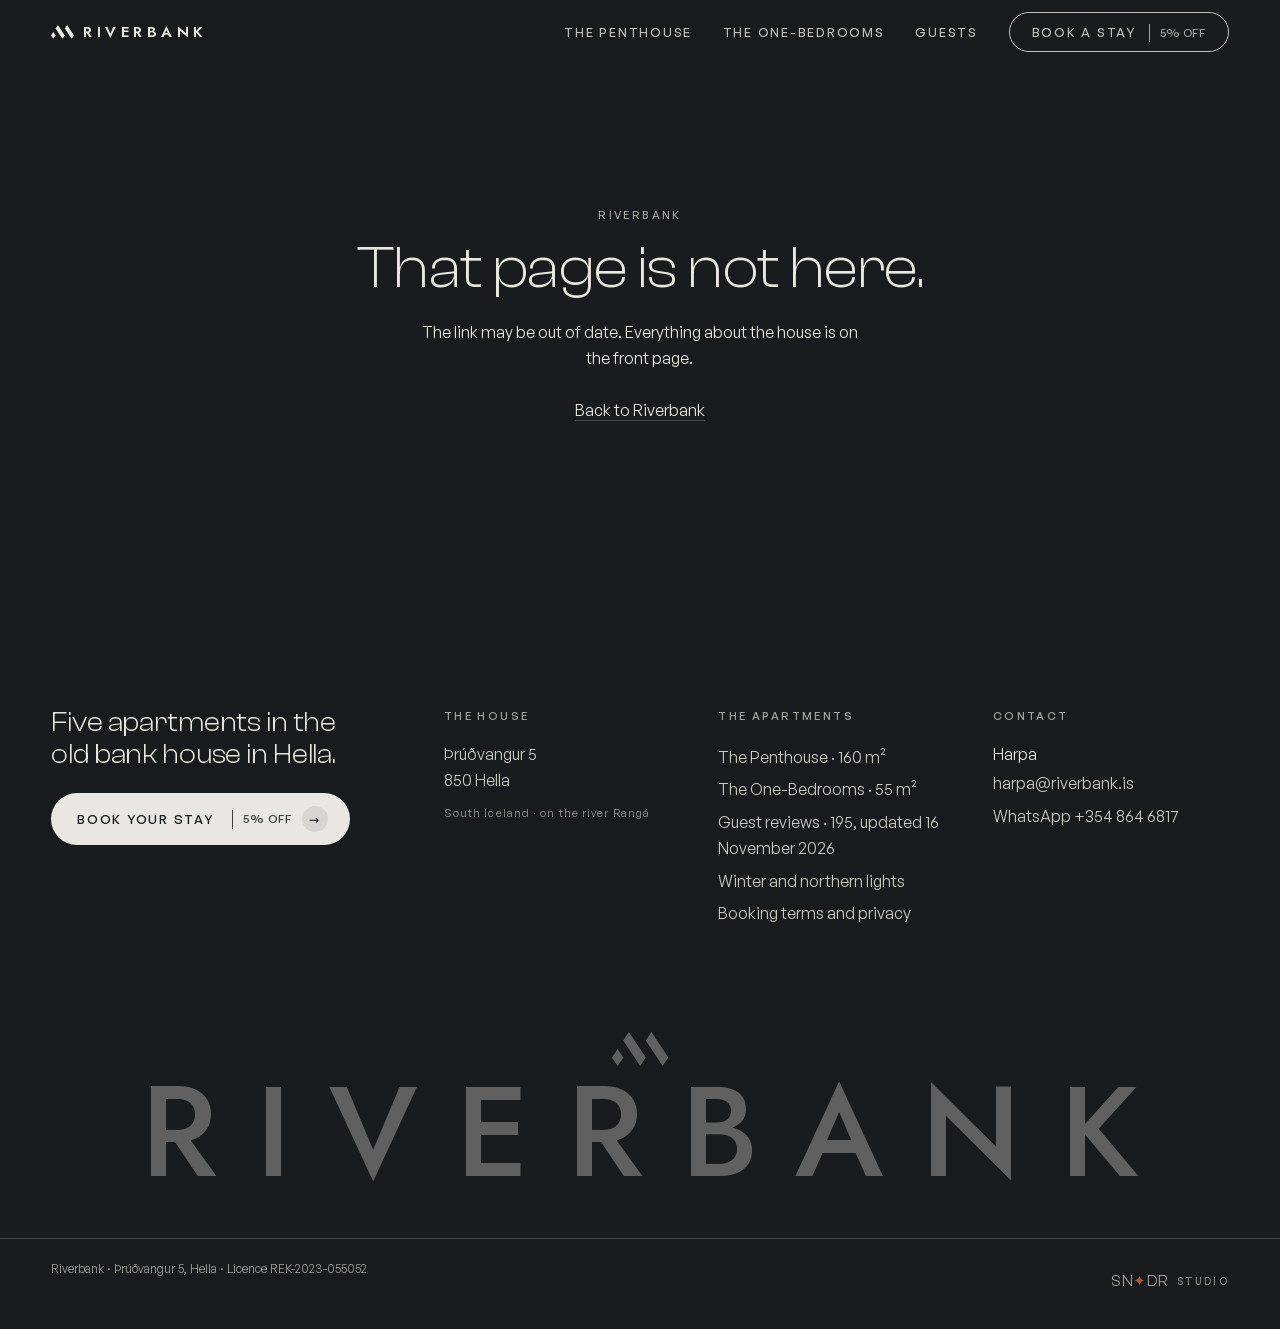
<file: owner/index.html>
<!DOCTYPE html>
<html lang="en">
<head>
<meta charset="UTF-8" />
<meta name="viewport" content="width=device-width, initial-scale=1.0" />
<title>Owner view | Riverbank</title>
    <meta name="description" content="The owner side of the Riverbank booking demo: requests arrive here as they are sent." />
    <meta name="robots" content="noindex, nofollow" />
    <meta property="og:type" content="website" />
    <meta property="og:site_name" content="Riverbank" />
    <meta property="og:title" content="Owner view | Riverbank" />
    <meta property="og:description" content="The owner side of the Riverbank booking demo: requests arrive here as they are sent." />
    <meta property="og:url" content="https://riverbank.is/owner/" />
    <meta property="og:image" content="https://riverbank.is/assets/img/building.jpg" />
    <meta property="og:locale" content="en_GB" />
    <meta name="twitter:card" content="summary_large_image" />
    <meta name="twitter:title" content="Owner view | Riverbank" />
    <meta name="twitter:description" content="The owner side of the Riverbank booking demo: requests arrive here as they are sent." />
    <meta name="twitter:image" content="https://riverbank.is/assets/img/building.jpg" />
    
    <script defer src="https://sndr-pulse.sindri-381.workers.dev/p.js" data-site="riverbank"></script>
<link rel="icon" href="/favicon.ico" sizes="any" />
<link rel="icon" type="image/png" href="/favicon-32.png" />
<!-- Sized PNGs for Google's result favicon (a multiple of 48 px; HQ check, 14 Oct 2026). -->
<link rel="icon" type="image/png" sizes="48x48" href="/favicon-48.png" />
<link rel="icon" type="image/png" sizes="96x96" href="/favicon-96.png" />
<link rel="icon" type="image/png" sizes="192x192" href="/favicon-192.png" />
<link rel="apple-touch-icon" href="/apple-touch-icon.png" />
<link rel="preload" href="/assets/fonts/ClashDisplay-Variable.woff2" as="font" type="font/woff2" crossorigin />
<link rel="preload" href="/assets/fonts/GeneralSans-Variable.woff2" as="font" type="font/woff2" crossorigin />
<meta name="theme-color" content="#191B1C" />
<script>
/* Set before first paint so the loading curtain is never a flash of un-curtained
   hero. 'js' is added once and NEVER removed: the curtain's display hangs off it,
   so it keeps a display through its own exit transition. The failsafe is here
   rather than in the bundle on purpose, so a failed or blocked script cannot
   leave a visitor on a locked, covered page. */
document.documentElement.classList.add('js','rb-loading');
setTimeout(function(){
  document.documentElement.classList.remove('rb-loading');
  /* HIDE, never remove: this element is rendered by React, and detaching it
     here makes React's own removeChild throw on the next route change and
     unmount the entire app. See the note in design/motion.ts. */
  var l=document.querySelector('.rb-load');
  if(l&&!l.classList.contains('is-done'))l.classList.add('is-gone');
},5000);

/* STALE-BUILD WATCHDOG. GitHub Pages serves index.html with max-age=600, so for
   ten minutes after a deploy a returning visitor can hold HTML that asks for
   hashed chunks the new build no longer has. Here that is not a white screen,
   because the page is prerendered and the copy is already in #root; it is worse
   in one specific way: the page LOOKS fine and is silently not hydrated, so the
   booking form does nothing when you press it.

   Capture phase, because resource errors do not bubble. Inline rather than in
   the bundle, because the case it exists for is the bundle not arriving. Exactly
   one retry, held in sessionStorage, so a genuinely broken build shows a broken
   page instead of reloading forever. Scoped to /assets/ so a dead third-party
   resource can never reload a guest's page out from under them. */
(function(){
  var KEY='sndr:stale-build-reload';
  window.addEventListener('error',function(e){
    var t=e.target;
    if(!t||(t.tagName!=='SCRIPT'&&t.tagName!=='LINK'))return;
    var u=t.src||t.href||'';
    if(u.indexOf('/assets/')===-1)return;
    try{ if(sessionStorage.getItem(KEY))return; sessionStorage.setItem(KEY,'1'); }catch(_){ return; }
    location.reload();
  },true);
  window.addEventListener('load',function(){
    /* Cleared only once the app has actually booted, so the single retry is
       still available the next time a deploy lands mid-visit. */
    setTimeout(function(){ if(window.__rbBooted){ try{sessionStorage.removeItem(KEY)}catch(_){} } },2000);
  });
})();
</script>
  <script type="module" crossorigin src="/assets/index-8JuRIx1S.js"></script>
  <link rel="modulepreload" crossorigin href="/assets/react-BgHzHa_s.js">
  <link rel="modulepreload" crossorigin href="/assets/gsap-SFc2wnMY.js">
  <link rel="stylesheet" crossorigin href="/assets/index-CjW06i1g.css">
</head>
<body>
<div id="root"><a class="rb-skip" href="#main">Skip to content</a><div class="rb-awning" aria-hidden="true"></div><nav class="rb-nav" aria-label="Main"><a class="rb-brand" href="/"><svg class="rb-brand-mark" viewBox="0 0 3685 2220" fill="currentColor" aria-hidden="true" focusable="false"><path d="M0 1665 L369 2220 L737 1665 L369 1110 Z"></path><path d="M1474 555 L1106 0 L737 555 L1106 1110 L1474 1665 L1843 2220 L2211 1665 L1843 1110 Z"></path><path d="M3317 1110 L2948 555 L2580 0 L2211 555 L2580 1110 L2948 1665 L3317 2220 L3685 1665 Z"></path></svg>Riverbank</a><div class="rb-nav-links"><a class="" href="/penthouse/">The Penthouse</a><a class="" href="/one-bedrooms/">The One-Bedrooms</a><a class="" href="/guests/">Guests</a><a class="rb-book" data-pulse="book" href="/#book">Book a stay <span class="rb-pct">5% off</span></a></div></nav><div class="rb-x is-idle" aria-hidden="true"><span class="rb-x-panel"></span><span class="rb-x-panel"></span></div><div class="rb-page"><main id="main" class="rb-owner-main"><div class="rb-wrap"><header class="rb-owner-head"><div><p class="rb-caps rb-mute">Owner view · demo</p><h1 class="rb-h2" style="margin-top:10px">Requests</h1></div><button class="rb-pause" type="button">Clear demo data</button></header><p class="rb-owner-hint">This local prototype no longer receives guest details from <a href="/#book">the public booking form</a>. Live requests are handled in the protected Riverbank dashboard.</p><div class="rb-tally" aria-live="polite"><div><strong>0</strong><span>Requests</span></div><div><strong>0</strong><span>Waiting on you</span></div><div><strong>0</strong><span>Confirmed</span></div></div><p class="rb-owner-empty">No local demo requests. Guest details are not stored in this browser.</p><section class="rb-calc" id="calc" aria-label="What a direct booking keeps"><div class="rb-rule-head" style="margin-bottom:clamp(24px,3vw,40px)"><h2 class="rb-h2">What a direct booking keeps</h2><p class="rb-caps rb-mute">Your numbers, measured</p></div><p class="rb-body" style="margin-bottom:28px;max-width:62ch">The defaults are your own figures, not guesses. 70.000 kr is the season-weighted average of your live Booking.com prices, read on 31 August 2026. 30 platform nights a month is the occupancy measured on your own calendar over the same period. Change any of them and the arithmetic follows.</p><div class="rb-calc-grid"><div class="rb-field"><label for="rate">Your nightly rate, ISK</label><input type="number" id="rate" min="0" step="1000" inputMode="numeric" value="70000"/></div><div class="rb-field"><label for="nights">Platform nights per month</label><input type="number" id="nights" min="0" max="200" inputMode="numeric" value="30"/></div><div class="rb-field"><label for="pct">Commission you pay, %</label><input type="number" id="pct" min="0" max="30" step="0.5" inputMode="decimal" value="15"/><p class="rb-help">Booking.com’s base rate for independent properties in Europe is 15%. Airbnb’s host-only fee is 15.5%, but only for hosts on property-management software; on the split fee it is 3%. Yours may differ.</p></div><div class="rb-field"><label for="shift">Share that could come direct, %</label><input type="number" id="shift" min="0" max="100" inputMode="numeric" value="20"/></div></div><div class="rb-calc-out"><div><strong>10.500<!-- --> kr</strong><span>Commission on one night</span></div><div><strong>63.000<!-- --> kr</strong><span>Kept per month at <!-- -->20<!-- -->% direct</span></div><div><strong>756.000<!-- --> kr</strong><span>Kept per year</span></div></div><p class="rb-form-fine" style="margin-top:18px">This is the commission saved on nights that move from a platform to your own site. It does not count the nights the site wins that would otherwise have gone empty, which on your calendar is the larger number.</p><figure class="rb-chart"><figcaption class="rb-chart-head"><h3 class="rb-h3">If it goes the way these numbers say</h3><p class="rb-caps rb-mute">A projection from the four figures above, not a record of bookings</p></figcaption><svg viewBox="0 0 720 260" class="rb-chart-svg" role="img" aria-label="Projected cumulative saving against the cumulative subscription over 12 months. The saving is ahead of the fee from the first month."><path d="M 8,234 L 8,215.66666666666666 L 72,197.33333333333334 L 136,179 L 200,160.66666666666669 L 264,142.33333333333331 L 328,124 L 392,105.66666666666666 L 456,87.33333333333334 L 520,69 L 584,50.66666666666666 L 648,32.33333333333334 L 712,14 L 712,234 Z" class="rb-chart-area"></path><path d="M 8,215.66666666666666 L 72,197.33333333333334 L 136,179 L 200,160.66666666666669 L 264,142.33333333333331 L 328,124 L 392,105.66666666666666 L 456,87.33333333333334 L 520,69 L 584,50.66666666666666 L 648,32.33333333333334 L 712,14" class="rb-chart-kept"></path><path d="M 8,223.84391534391534 L 72,213.68783068783068 L 136,203.53174603174605 L 200,193.3756613756614 L 264,183.2195767195767 L 328,173.06349206349205 L 392,162.9074074074074 L 456,152.75132275132276 L 520,142.59523809523807 L 584,132.43915343915344 L 648,122.28306878306879 L 712,112.12698412698413" class="rb-chart-fee"></path><text x="8" y="252" class="rb-chart-x" text-anchor="middle">Jan</text><text x="72" y="252" class="rb-chart-x" text-anchor="middle">Feb</text><text x="136" y="252" class="rb-chart-x" text-anchor="middle">Mar</text><text x="200" y="252" class="rb-chart-x" text-anchor="middle">Apr</text><text x="264" y="252" class="rb-chart-x" text-anchor="middle">May</text><text x="328" y="252" class="rb-chart-x" text-anchor="middle">Jun</text><text x="392" y="252" class="rb-chart-x" text-anchor="middle">Jul</text><text x="456" y="252" class="rb-chart-x" text-anchor="middle">Aug</text><text x="520" y="252" class="rb-chart-x" text-anchor="middle">Sep</text><text x="584" y="252" class="rb-chart-x" text-anchor="middle">Oct</text><text x="648" y="252" class="rb-chart-x" text-anchor="middle">Nov</text><text x="712" y="252" class="rb-chart-x" text-anchor="middle">Dec</text></svg><div class="rb-chart-key"><span><i class="rb-key-kept"></i>Kept, cumulative</span><span><i class="rb-key-fee"></i>Subscription, cumulative</span></div><p class="rb-chart-say">At these numbers the subscription never costs anything: month one already keeps<!-- --> <strong>63.000<!-- --> kr</strong> against a fee of <strong>34.900<!-- --> kr</strong>. After twelve months it is <strong>337.200<!-- --> kr</strong> ahead.</p></figure></section></div></main><footer class="rb-footer rb-navdark"><div class="rb-footer-body"><div class="rb-wrap"><div class="rb-footer-grid"><div class="rb-footer-cta"><p class="rb-footer-lede">Five apartments in the old bank house in <!-- -->Hella<!-- -->.</p><a class="rb-btn rb-btn-solid" data-pulse="book" href="/#book">Book your stay <span class="rb-pct">5% off</span> <span class="rb-btn-ico" aria-hidden="true">→</span></a></div><div><h2>The house</h2><address>Þrúðvangur 5<br/>850<!-- --> <!-- -->Hella</address><p class="rb-footer-geo">South Iceland<!-- --> · on the river <!-- -->Rangá</p></div><div><h2>The apartments</h2><a href="/penthouse/">The Penthouse<!-- --> · <!-- -->160<!-- --> m²</a><a href="/one-bedrooms/">The One-Bedrooms<!-- --> · <!-- -->55<!-- --> m²</a><a href="/guests/">Guest reviews · <!-- -->195<!-- -->, <!-- -->updated 16 November 2026</a><a href="/winter/">Winter and northern lights</a><a href="/terms/">Booking terms and privacy</a></div><div class="rb-footer-contact"><h2>Contact</h2><p class="rb-footer-host">Harpa</p><a href="mailto:harpa@riverbank.is">harpa@riverbank.is</a><a href="https://wa.me/3548646817" target="_blank" rel="noopener" data-pulse="whatsapp">WhatsApp <!-- -->+354 864 6817</a></div></div></div><div class="rb-footer-mark"><svg class="rb-footer-glyph" viewBox="0 0 3685 2220" fill="currentColor" aria-hidden="true" focusable="false"><path d="M0 1665 L369 2220 L737 1665 L369 1110 Z"></path><path d="M1474 555 L1106 0 L737 555 L1106 1110 L1474 1665 L1843 2220 L2211 1665 L1843 1110 Z"></path><path d="M3317 1110 L2948 555 L2580 0 L2211 555 L2580 1110 L2948 1665 L3317 2220 L3685 1665 Z"></path></svg><span class="rb-footer-word" aria-hidden="true">Riverbank</span></div></div><div class="rb-footer-base"><p>Riverbank · <!-- -->Þrúðvangur 5<!-- -->, <!-- -->Hella<!-- --> · Licence <!-- -->REK-2023-055052</p><p class="rb-footer-credit"><a class="sndr" href="https://sndrstudio.is" title="SNDR Studio" target="_blank" rel="noopener" aria-label="Designed by SNDR Studio" data-logotype="true"><span class="sndr__name">SNDR Studio </span><span class="sndr__mark">SN<i>✦</i>DR</span><span class="sndr__studio">STUDIO</span></a></p></div></footer></div><dialog class="rb-lb" tabindex="-1" aria-label="Photograph"></dialog></div>
</body>
</html>
</file>
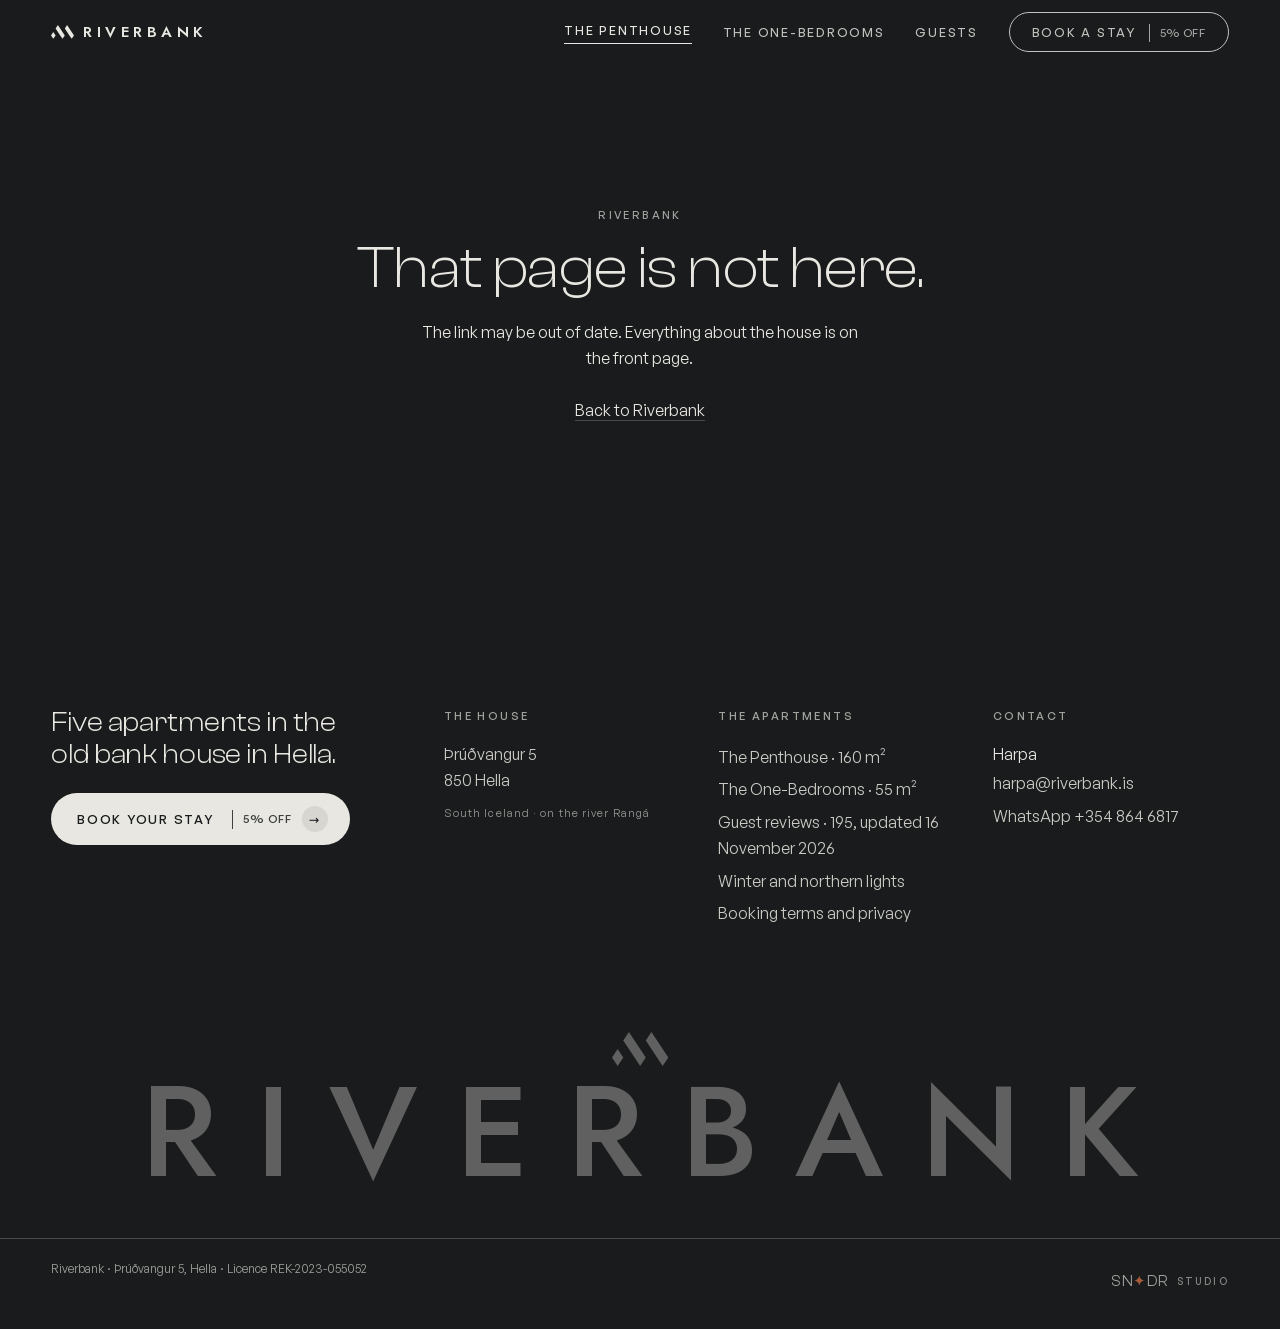
<file: penthouse/index.html>
<!DOCTYPE html>
<html lang="en">
<head>
<meta charset="UTF-8" />
<meta name="viewport" content="width=device-width, initial-scale=1.0" />
<title>Luxury Penthouse in Hella | 160 m², sleeps 8 | Riverbank</title>
    <meta name="description" content="A 160 m2 luxury self-catering apartment in Hella: four bedrooms, two bathrooms, sleeps 8, full kitchen. A base for the Golden Circle and South Coast." />
    <link rel="canonical" href="https://riverbank.is/penthouse/" />
    <meta name="robots" content="max-image-preview:large" />
    <meta property="og:type" content="website" />
    <meta property="og:site_name" content="Riverbank" />
    <meta property="og:title" content="Luxury Penthouse in Hella | 160 m², sleeps 8 | Riverbank" />
    <meta property="og:description" content="A 160 m2 luxury self-catering apartment in Hella: four bedrooms, two bathrooms, sleeps 8, full kitchen. A base for the Golden Circle and South Coast." />
    <meta property="og:url" content="https://riverbank.is/penthouse/" />
    <meta property="og:image" content="https://riverbank.is/assets/img/f-open.jpg" />
    <meta property="og:locale" content="en_GB" />
    <meta name="twitter:card" content="summary_large_image" />
    <meta name="twitter:title" content="Luxury Penthouse in Hella | 160 m², sleeps 8 | Riverbank" />
    <meta name="twitter:description" content="A 160 m2 luxury self-catering apartment in Hella: four bedrooms, two bathrooms, sleeps 8, full kitchen. A base for the Golden Circle and South Coast." />
    <meta name="twitter:image" content="https://riverbank.is/assets/img/f-open.jpg" />
    <script type="application/ld+json" data-rb-route-jsonld>{"@context":"https://schema.org","@type":"BreadcrumbList","itemListElement":[{"@type":"ListItem","position":1,"name":"Riverbank","item":"https://riverbank.is/"},{"@type":"ListItem","position":2,"name":"The Penthouse","item":"https://riverbank.is/penthouse/"}]}</script>
    <script type="application/ld+json" data-rb-route-jsonld>{"@context":"https://schema.org","@type":"LodgingBusiness","@id":"https://riverbank.is/#business","name":"Riverbank","alternateName":"Hella - Riverbank","description":"Five newly refurbished luxury self-catering apartments in the old bank building on the river Rangá in Hella, South Iceland. A base for the Golden Circle and the South Coast, with full kitchens for families and groups.","url":"https://riverbank.is/","email":"harpa@riverbank.is","telephone":"+354 864 6817","address":{"@type":"PostalAddress","streetAddress":"Þrúðvangur 5","postalCode":"850","addressLocality":"Hella","addressRegion":"South Iceland","addressCountry":"IS"},"geo":{"@type":"GeoCoordinates","latitude":63.8356,"longitude":-20.4023},"numberOfRooms":5,"petsAllowed":false,"checkinTime":"15:00","checkoutTime":"11:00","legalName":"Miðás hestar ehf","taxID":"601222-0510","identifier":{"@type":"PropertyValue","propertyID":"Icelandic operating licence (rekstrarleyfi)","value":"REK-2023-055052"},"image":["https://riverbank.is/assets/img/building.jpg","https://riverbank.is/assets/img/f-open.jpg","https://riverbank.is/assets/img/river-view.jpg"],"hasMap":"https://www.openstreetmap.org/?mlat=63.8356&mlon=-20.4023#map=17/63.8356/-20.4023","potentialAction":{"@type":"ReserveAction","target":{"@type":"EntryPoint","urlTemplate":"https://riverbank.is/#book","actionPlatform":["https://schema.org/DesktopWebPlatform","https://schema.org/MobileWebPlatform"]},"result":{"@type":"LodgingReservation","name":"Direct booking request to the hosts"}},"amenityFeature":[{"@type":"LocationFeatureSpecification","name":"Free WiFi","value":true},{"@type":"LocationFeatureSpecification","name":"Free parking at the door","value":true},{"@type":"LocationFeatureSpecification","name":"Private kitchen","value":true},{"@type":"LocationFeatureSpecification","name":"Dishwasher","value":true},{"@type":"LocationFeatureSpecification","name":"Washer/dryer","value":true},{"@type":"LocationFeatureSpecification","name":"Air conditioning","value":true},{"@type":"LocationFeatureSpecification","name":"Flat-screen TV","value":true},{"@type":"LocationFeatureSpecification","name":"Coffee machine","value":true}],"sameAs":["https://www.booking.com/hotel/is/hella-riverbank.html","https://www.airbnb.com/rooms/1005892528131675937","https://www.airbnb.com/rooms/1414704999883862215","https://www.ferdalag.is/en/service/hella-riverbank","https://www.visiticeland.com/things-to-do/hella-riverbank/"],"employee":[{"@type":"Person","name":"Örvar"},{"@type":"Person","name":"Harpa"}],"dateModified":"2026-09-17","priceRange":"€237 - €807","currenciesAccepted":"EUR","containsPlace":[{"@type":"Apartment","@id":"https://riverbank.is/penthouse/#unit","name":"The Penthouse","url":"https://riverbank.is/penthouse/","numberOfBedrooms":4,"numberOfBathroomsTotal":2,"occupancy":{"@type":"QuantitativeValue","maxValue":8},"floorSize":{"@type":"QuantitativeValue","value":160,"unitCode":"MTK"}},{"@type":"Apartment","@id":"https://riverbank.is/one-bedrooms/#unit","name":"The One-Bedrooms","url":"https://riverbank.is/one-bedrooms/","numberOfBedrooms":1,"numberOfBathroomsTotal":1,"occupancy":{"@type":"QuantitativeValue","maxValue":4},"floorSize":{"@type":"QuantitativeValue","value":55,"unitCode":"MTK"}}]}</script>
    <script type="application/ld+json" data-rb-route-jsonld>{"@context":"https://schema.org","@type":"Apartment","@id":"https://riverbank.is/penthouse/#unit","name":"The Penthouse","description":"A luxury self-catering apartment of 160 square metres: four bedrooms, two bathrooms, beds for eight, fully equipped kitchen, free wifi, a washer/dryer and a balcony overlooking the garden and the River Rangá. The largest apartment in the building, with plenty of space for a large family or a group of friends to relax and socialise after a day of exploring.","url":"https://riverbank.is/penthouse/","petsAllowed":false,"numberOfBedrooms":4,"numberOfBathroomsTotal":2,"occupancy":{"@type":"QuantitativeValue","maxValue":8},"floorSize":{"@type":"QuantitativeValue","value":160,"unitCode":"MTK"},"image":"https://riverbank.is/assets/img/f-open.jpg","containedInPlace":{"@id":"https://riverbank.is/#business"}}</script>
    <script type="application/ld+json" data-rb-route-jsonld>{"@context":"https://schema.org","@type":"FAQPage","@id":"https://riverbank.is/penthouse/#faq","mainEntity":[{"@type":"Question","name":"How many people can sleep in the Penthouse?","acceptedAnswer":{"@type":"Answer","text":"Eight, in four bedrooms: one with an extra-large double bed, two with large doubles, and one with two single beds. There are two bathrooms, and 160 square metres in all."}},{"@type":"Question","name":"Is there a proper kitchen?","acceptedAnswer":{"@type":"Answer","text":"Yes. The Penthouse is self-catering, with an open kitchen around a marble island, a dishwasher and a coffee machine. Every apartment in the house has a kitchen of its own."}},{"@type":"Question","name":"Is there a washing machine?","acceptedAnswer":{"@type":"Answer","text":"Yes, a washer and dryer in one."}},{"@type":"Question","name":"What can you see from the balcony?","acceptedAnswer":{"@type":"Answer","text":"The garden, and the river Rangá beyond it. The photograph captioned “From the balcony of the penthouse” was taken standing on it."}},{"@type":"Question","name":"Is parking included?","acceptedAnswer":{"@type":"Answer","text":"Yes, free parking at the door, and there is a fast charger for electric cars directly across the street. The grocery store is about 100 metres away, so the car can stay where it is."}},{"@type":"Question","name":"Are pets allowed?","acceptedAnswer":{"@type":"Answer","text":"No. Riverbank has a no-pets policy at present."}},{"@type":"Question","name":"Hvar getur átta manna hópur gist í einni íbúð á Hellu?","inLanguage":"is","acceptedAnswer":{"@type":"Answer","text":"Þakíbúðin hjá Riverbank á Hellu rúmar 8 gesti í 4 svefnherbergjum og er 160 m², með tveimur baðherbergjum og fullbúnu eldhúsi. Þar er eitt mjög stórt hjónarúm, tvö stór hjónarúm og tvö einstaklingsrúm. Senda má bókunarbeiðni beint á riverbank.is/#book."}},{"@type":"Question","name":"Where can I book a four-bedroom apartment in Hella with two bathrooms?","acceptedAnswer":{"@type":"Answer","text":"The Penthouse at Riverbank in Hella is a 160 m² self-catering apartment with 4 bedrooms and 2 bathrooms, sleeping 8 guests in one extra-large double bed, two large doubles and two single beds. It has a fully equipped kitchen with a dishwasher and a washer/dryer. Request your dates directly at riverbank.is/#book."}}]}</script>
    <script defer src="https://sndr-pulse.sindri-381.workers.dev/p.js" data-site="riverbank"></script>
<link rel="icon" href="/favicon.ico" sizes="any" />
<link rel="icon" type="image/png" href="/favicon-32.png" />
<!-- Sized PNGs for Google's result favicon (a multiple of 48 px; HQ check, 14 Oct 2026). -->
<link rel="icon" type="image/png" sizes="48x48" href="/favicon-48.png" />
<link rel="icon" type="image/png" sizes="96x96" href="/favicon-96.png" />
<link rel="icon" type="image/png" sizes="192x192" href="/favicon-192.png" />
<link rel="apple-touch-icon" href="/apple-touch-icon.png" />
<link rel="preload" href="/assets/fonts/ClashDisplay-Variable.woff2" as="font" type="font/woff2" crossorigin />
<link rel="preload" href="/assets/fonts/GeneralSans-Variable.woff2" as="font" type="font/woff2" crossorigin />
<meta name="theme-color" content="#191B1C" />
<script>
/* Set before first paint so the loading curtain is never a flash of un-curtained
   hero. 'js' is added once and NEVER removed: the curtain's display hangs off it,
   so it keeps a display through its own exit transition. The failsafe is here
   rather than in the bundle on purpose, so a failed or blocked script cannot
   leave a visitor on a locked, covered page. */
document.documentElement.classList.add('js','rb-loading');
setTimeout(function(){
  document.documentElement.classList.remove('rb-loading');
  /* HIDE, never remove: this element is rendered by React, and detaching it
     here makes React's own removeChild throw on the next route change and
     unmount the entire app. See the note in design/motion.ts. */
  var l=document.querySelector('.rb-load');
  if(l&&!l.classList.contains('is-done'))l.classList.add('is-gone');
},5000);

/* STALE-BUILD WATCHDOG. GitHub Pages serves index.html with max-age=600, so for
   ten minutes after a deploy a returning visitor can hold HTML that asks for
   hashed chunks the new build no longer has. Here that is not a white screen,
   because the page is prerendered and the copy is already in #root; it is worse
   in one specific way: the page LOOKS fine and is silently not hydrated, so the
   booking form does nothing when you press it.

   Capture phase, because resource errors do not bubble. Inline rather than in
   the bundle, because the case it exists for is the bundle not arriving. Exactly
   one retry, held in sessionStorage, so a genuinely broken build shows a broken
   page instead of reloading forever. Scoped to /assets/ so a dead third-party
   resource can never reload a guest's page out from under them. */
(function(){
  var KEY='sndr:stale-build-reload';
  window.addEventListener('error',function(e){
    var t=e.target;
    if(!t||(t.tagName!=='SCRIPT'&&t.tagName!=='LINK'))return;
    var u=t.src||t.href||'';
    if(u.indexOf('/assets/')===-1)return;
    try{ if(sessionStorage.getItem(KEY))return; sessionStorage.setItem(KEY,'1'); }catch(_){ return; }
    location.reload();
  },true);
  window.addEventListener('load',function(){
    /* Cleared only once the app has actually booted, so the single retry is
       still available the next time a deploy lands mid-visit. */
    setTimeout(function(){ if(window.__rbBooted){ try{sessionStorage.removeItem(KEY)}catch(_){} } },2000);
  });
})();
</script>
  <script type="module" crossorigin src="/assets/index-8JuRIx1S.js"></script>
  <link rel="modulepreload" crossorigin href="/assets/react-BgHzHa_s.js">
  <link rel="modulepreload" crossorigin href="/assets/gsap-SFc2wnMY.js">
  <link rel="stylesheet" crossorigin href="/assets/index-CjW06i1g.css">
</head>
<body>
<div id="root"><a class="rb-skip" href="#main">Skip to content</a><div class="rb-awning" aria-hidden="true"></div><nav class="rb-nav" aria-label="Main"><a class="rb-brand" href="/"><svg class="rb-brand-mark" viewBox="0 0 3685 2220" fill="currentColor" aria-hidden="true" focusable="false"><path d="M0 1665 L369 2220 L737 1665 L369 1110 Z"></path><path d="M1474 555 L1106 0 L737 555 L1106 1110 L1474 1665 L1843 2220 L2211 1665 L1843 1110 Z"></path><path d="M3317 1110 L2948 555 L2580 0 L2211 555 L2580 1110 L2948 1665 L3317 2220 L3685 1665 Z"></path></svg>Riverbank</a><div class="rb-nav-links"><a aria-current="page" class="active" href="/penthouse/">The Penthouse</a><a class="" href="/one-bedrooms/">The One-Bedrooms</a><a class="" href="/guests/">Guests</a><a class="rb-book" data-pulse="book" href="/penthouse/#book">Book a stay <span class="rb-pct">5% off</span></a></div></nav><div class="rb-x is-idle" aria-hidden="true"><span class="rb-x-panel"></span><span class="rb-x-panel"></span></div><div class="rb-page"><main id="main"><header class="rb-prop-hero rb-navdark" aria-label="The Penthouse"><div class="rb-prop-hero-media"><picture><source type="image/webp" srcSet="/assets/img/w/f-open-480.webp?v=17de4e5f 480w, /assets/img/w/f-open-768.webp?v=526d7273 768w, /assets/img/w/f-open-1080.webp?v=9fb9206a 1080w, /assets/img/w/f-open-1440.webp?v=0a1bf2f4 1440w, /assets/img/w/f-open-2048.webp?v=7726acd8 2048w, /assets/img/w/f-open-2880.webp?v=e0e667d0 2880w" sizes="100vw"/><img src="/assets/img/f-open.jpg?v=5046d0c2" alt="The Penthouse at Riverbank in Hella" width="3276" height="2185" decoding="sync" fetchpriority="high"/></picture></div><div class="rb-prop-hero-inner"><h1><span class="rb-caps rb-h1-caps">Four-bedroom apartment in Hella</span> <!-- -->The Penthouse</h1><p class="rb-lede">A luxury self-catering apartment of 160 square metres: four bedrooms, two bathrooms, beds for eight, fully equipped kitchen, free wifi, a washer/dryer and a balcony overlooking the garden and the River Rangá. The largest apartment in the building, with plenty of space for a large family or a group of friends to relax and socialise after a day of exploring.</p></div></header><section class="rb-section" aria-label="The Penthouse at a glance"><div class="rb-wrap"><div class="rb-intro"><div class="rb-intro-copy"><h2 class="rb-h2 rb-lines">At a glance</h2><div class="rb-cmp-scroll"><table class="rb-cmp rb-cmp-one" role="table"><caption class="rb-cmp-cap">The Penthouse<!-- --> at Riverbank, <!-- -->Þrúðvangur 5<!-- -->, <!-- -->Hella<!-- -->.</caption><tbody role="rowgroup"><tr role="row"><th scope="row" role="rowheader">Size</th><td role="cell">160 m²</td></tr><tr role="row"><th scope="row" role="rowheader">Sleeps</th><td role="cell">8 people</td></tr><tr role="row"><th scope="row" role="rowheader">Bedrooms</th><td role="cell">4</td></tr><tr role="row"><th scope="row" role="rowheader">Bathrooms</th><td role="cell">2</td></tr><tr role="row"><th scope="row" role="rowheader">Kitchen</th><td role="cell">Fully equipped</td></tr><tr role="row"><th scope="row" role="rowheader">Other</th><td role="cell">Washer/dryer, free wifi, large screen TV, free parking</td></tr><tr role="row"><th scope="row" role="rowheader">Best for</th><td role="cell">Large families and groups of friends</td></tr><tr role="row" class="rb-cmp-house"><th scope="row" role="rowheader"><span class="rb-hmark">House rate</span></th><td role="cell">From <!-- -->€475<!-- --> a night, <!-- -->5% off<!-- --> the standard rate of <!-- -->€500</td></tr></tbody></table></div></div><figure class="rb-frame" data-reveal="true"><picture><source type="image/webp" srcSet="/assets/img/w/f-stair-ch-480.webp?v=9f1e52d8 480w, /assets/img/w/f-stair-ch-768.webp?v=35c2ab08 768w, /assets/img/w/f-stair-ch-1080.webp?v=96062b08 1080w, /assets/img/w/f-stair-ch-1440.webp?v=83dd6b93 1440w, /assets/img/w/f-stair-ch-2048.webp?v=d3640a05 2048w" sizes="(max-width: 840px) 92vw, 40vw"/><img src="/assets/img/f-stair-ch.jpg?v=0ef48922" alt="The terracotta stairwell with a black chandelier" width="3277" height="2186" loading="lazy" decoding="async"/></picture></figure></div></div></section><section class="rb-section rb-dark rb-navdark" style="padding-top:clamp(60px,8vw,110px)" aria-label="Four bedrooms"><div class="rb-wrap"><div class="rb-rule-head"><h2 class="rb-h2 rb-lines">Four bedrooms</h2><p class="rb-caps rb-mute">Beds for eight</p></div><div class="rb-rooms"><article class="rb-room"><p class="rb-room-n" aria-hidden="true">01</p><div class="rb-room-copy"><h3 class="rb-h3">Bedroom 1</h3><p class="rb-body">One extra-large double bed.</p></div><figure class="rb-frame" data-reveal="true"><button type="button" class="rb-zoom" data-zoom="true" aria-label="Enlarge photograph: A bedroom in the Penthouse, in grey and rust"><picture><source type="image/webp" srcSet="/assets/img/w/f-bed1-480.webp?v=2e150372 480w, /assets/img/w/f-bed1-768.webp?v=fb54cba0 768w, /assets/img/w/f-bed1-1080.webp?v=317dae3f 1080w, /assets/img/w/f-bed1-1440.webp?v=7e5dfc93 1440w, /assets/img/w/f-bed1-2048.webp?v=a98464b5 2048w" sizes="(max-width: 840px) 92vw, 50vw"/><img src="/assets/img/f-bed1.jpg?v=26243abf" alt="A bedroom in the Penthouse, in grey and rust" width="3277" height="2186" loading="lazy" decoding="async"/></picture></button></figure></article><article class="rb-room"><p class="rb-room-n" aria-hidden="true">02</p><div class="rb-room-copy"><h3 class="rb-h3">Bedroom 2</h3><p class="rb-body">One large double bed.</p></div><figure class="rb-frame" data-reveal="true"><button type="button" class="rb-zoom" data-zoom="true" aria-label="Enlarge photograph: A double bedroom in the Penthouse"><picture><source type="image/webp" srcSet="/assets/img/w/f-bed2-480.webp?v=845febc9 480w, /assets/img/w/f-bed2-768.webp?v=fa4b2603 768w, /assets/img/w/f-bed2-1080.webp?v=54939309 1080w, /assets/img/w/f-bed2-1440.webp?v=57fae040 1440w, /assets/img/w/f-bed2-2048.webp?v=9a70cd87 2048w" sizes="(max-width: 840px) 92vw, 50vw"/><img src="/assets/img/f-bed2.jpg?v=1ba6b4b5" alt="A double bedroom in the Penthouse" width="3277" height="2186" loading="lazy" decoding="async"/></picture></button></figure></article><article class="rb-room"><p class="rb-room-n" aria-hidden="true">03</p><div class="rb-room-copy"><h3 class="rb-h3">Bedroom 3</h3><p class="rb-body">One large double bed.</p></div><figure class="rb-frame" data-reveal="true"><button type="button" class="rb-zoom" data-zoom="true" aria-label="Enlarge photograph: A bedroom in the Penthouse by the window"><picture><source type="image/webp" srcSet="/assets/img/w/f-bed3-480.webp?v=3652fbca 480w, /assets/img/w/f-bed3-768.webp?v=5debefbc 768w, /assets/img/w/f-bed3-1080.webp?v=f5265d44 1080w, /assets/img/w/f-bed3-1440.webp?v=315d4b1d 1440w, /assets/img/w/f-bed3-2048.webp?v=de32fc52 2048w" sizes="(max-width: 840px) 92vw, 50vw"/><img src="/assets/img/f-bed3.jpg?v=80181735" alt="A bedroom in the Penthouse by the window" width="3276" height="2185" loading="lazy" decoding="async"/></picture></button></figure></article><article class="rb-room"><p class="rb-room-n" aria-hidden="true">04</p><div class="rb-room-copy"><h3 class="rb-h3">Bedroom 4</h3><p class="rb-body">Two single beds.</p></div><figure class="rb-frame" data-reveal="true"><button type="button" class="rb-zoom" data-zoom="true" aria-label="Enlarge photograph: A bedroom in the Penthouse with a green throw"><picture><source type="image/webp" srcSet="/assets/img/w/f-bed4-480.webp?v=c10052c3 480w, /assets/img/w/f-bed4-768.webp?v=e5df5716 768w, /assets/img/w/f-bed4-1080.webp?v=1f961408 1080w, /assets/img/w/f-bed4-1440.webp?v=8e46a34e 1440w, /assets/img/w/f-bed4-2048.webp?v=baccdff3 2048w" sizes="(max-width: 840px) 92vw, 50vw"/><img src="/assets/img/f-bed4.jpg?v=5600c131" alt="A bedroom in the Penthouse with a green throw" width="3276" height="2185" loading="lazy" decoding="async"/></picture></button></figure></article></div></div></section><section class="rb-section rb-plans" aria-label="Floor plan"><div class="rb-wrap"><div class="rb-rule-head"><h2 class="rb-h2 rb-lines">Floor plan</h2><p class="rb-caps rb-mute">Upper floor · approx. 160 m²</p></div><ul class="rb-plans-grid rb-plans-solo" role="list" style="--cols:2606fr;--hr:0.7045280122793554"><li class="rb-plan rb-rise" style="--r:1"><button type="button" class="rb-plan-sheet" data-zoom="plan" data-caption="The Penthouse" aria-label="Enlarge floor plan: The Penthouse" style="aspect-ratio:2606 / 1836"><img src="/assets/img/plans/penthouse.webp?v=b5a96992" alt="Floor plan of the Penthouse: four bedrooms, an open living room with kitchen and dining table, a sitting room, bathrooms, storage and a balcony on the upper floor, with its own entrance hall on the ground floor" width="2606" height="1836" loading="lazy" decoding="async"/></button><p class="rb-plan-name"><span><span class="rb-plan-hint-touch">Tap to enlarge, pinch to zoom</span><span class="rb-plan-hint-mouse">Click to enlarge</span></span><svg aria-hidden="true" viewBox="0 0 16 16" width="14" height="14"><path d="M9.5 2.5h4v4M13.5 2.5 9 7M6.5 13.5h-4v-4M2.5 13.5 7 9" fill="none" stroke="currentColor" stroke-width="1.4" stroke-linecap="round" stroke-linejoin="round"></path></svg></p></li></ul></div></section><div class="rb-climb rb-navdark"><picture><source type="image/webp" srcSet="/assets/img/w/f-stairs-480.webp?v=d00787fd 480w, /assets/img/w/f-stairs-768.webp?v=710956a6 768w, /assets/img/w/f-stairs-1080.webp?v=b9c684ab 1080w, /assets/img/w/f-stairs-1440.webp?v=15a0f8b3 1440w, /assets/img/w/f-stairs-2048.webp?v=505faaca 2048w, /assets/img/w/f-stairs-2880.webp?v=995cc526 2880w" sizes="100vw"/><img src="/assets/img/f-stairs.jpg?v=878c4966" alt="The terracotta staircase climbing through the old bank house" width="3277" height="2186" loading="lazy" decoding="async"/></picture><p class="rb-climb-caption">The stair through the old bank</p></div><section class="rb-section" aria-label="Photographs of The Penthouse"><div class="rb-wrap"><div class="rb-rule-head"><h2 class="rb-h2 rb-lines">Every room</h2><p class="rb-caps rb-mute">23<!-- --> photographs</p></div><div class="rb-gallery"><figure class="rb-frame" data-reveal="true"><button type="button" class="rb-zoom" data-zoom="true" aria-label="Enlarge photograph: The Penthouse&#x27;s open-plan living room in charcoal and rust, with a marble kitchen island"><picture><source type="image/webp" srcSet="/assets/img/w/f-open-480.webp?v=17de4e5f 480w, /assets/img/w/f-open-768.webp?v=526d7273 768w, /assets/img/w/f-open-1080.webp?v=9fb9206a 1080w, /assets/img/w/f-open-1440.webp?v=0a1bf2f4 1440w, /assets/img/w/f-open-2048.webp?v=7726acd8 2048w, /assets/img/w/f-open-2880.webp?v=e0e667d0 2880w" sizes="(max-width: 840px) 52vw, 27vw"/><img src="/assets/img/f-open.jpg?v=5046d0c2" alt="The Penthouse&#x27;s open-plan living room in charcoal and rust, with a marble kitchen island" width="3276" height="2185" loading="lazy" decoding="async"/></picture></button></figure><figure class="rb-frame" data-reveal="true"><button type="button" class="rb-zoom" data-zoom="true" aria-label="Enlarge photograph: The Penthouse living room with its large screen, pink armchairs and the kitchen beyond"><picture><source type="image/webp" srcSet="/assets/img/w/f-open2-480.webp?v=833d729a 480w, /assets/img/w/f-open2-768.webp?v=a38cf0bb 768w, /assets/img/w/f-open2-1080.webp?v=96bf52b8 1080w, /assets/img/w/f-open2-1440.webp?v=797ad384 1440w, /assets/img/w/f-open2-2048.webp?v=e1166047 2048w" sizes="(max-width: 840px) 52vw, 27vw"/><img src="/assets/img/f-open2.jpg?v=34c25f07" alt="The Penthouse living room with its large screen, pink armchairs and the kitchen beyond" width="3276" height="2185" loading="lazy" decoding="async"/></picture></button></figure><figure class="rb-frame" data-reveal="true"><button type="button" class="rb-zoom" data-zoom="true" aria-label="Enlarge photograph: A sitting corner with a tan leather sofa beside sheer curtains"><picture><source type="image/webp" srcSet="/assets/img/w/f-lounge-480.webp?v=ec0e4001 480w, /assets/img/w/f-lounge-768.webp?v=67c9a6bd 768w, /assets/img/w/f-lounge-1080.webp?v=e6dc3186 1080w, /assets/img/w/f-lounge-1440.webp?v=48ebb237 1440w, /assets/img/w/f-lounge-2048.webp?v=c281c754 2048w" sizes="(max-width: 840px) 52vw, 27vw"/><img src="/assets/img/f-lounge.jpg?v=595ed8d6" alt="A sitting corner with a tan leather sofa beside sheer curtains" width="3277" height="2186" loading="lazy" decoding="async"/></picture></button></figure><figure class="rb-frame" data-reveal="true"><button type="button" class="rb-zoom" data-zoom="true" aria-label="Enlarge photograph: A corner lounge with a tan sofa under sheer curtains and a rattan pendant"><picture><source type="image/webp" srcSet="/assets/img/w/f-corner-480.webp?v=1c545999 480w, /assets/img/w/f-corner-768.webp?v=5f645055 768w, /assets/img/w/f-corner-1080.webp?v=ab667044 1080w, /assets/img/w/f-corner-1440.webp?v=54d2b49e 1440w, /assets/img/w/f-corner-2048.webp?v=971b6d12 2048w" sizes="(max-width: 840px) 52vw, 27vw"/><img src="/assets/img/f-corner.jpg?v=2495399e" alt="A corner lounge with a tan sofa under sheer curtains and a rattan pendant" width="3277" height="2186" loading="lazy" decoding="async"/></picture></button></figure><figure class="rb-frame" data-reveal="true"><button type="button" class="rb-zoom" data-zoom="true" aria-label="Enlarge photograph: A leather sofa by tall windows beside a woven wall panel"><picture><source type="image/webp" srcSet="/assets/img/w/f-sofa-480.webp?v=7e9a9a23 480w, /assets/img/w/f-sofa-768.webp?v=354110bd 768w, /assets/img/w/f-sofa-1080.webp?v=d24c6a23 1080w, /assets/img/w/f-sofa-1440.webp?v=ed39843a 1440w, /assets/img/w/f-sofa-2048.webp?v=e1956f6a 2048w" sizes="(max-width: 840px) 52vw, 27vw"/><img src="/assets/img/f-sofa.jpg?v=0d9fd8cd" alt="A leather sofa by tall windows beside a woven wall panel" width="3277" height="2186" loading="lazy" decoding="async"/></picture></button></figure><figure class="rb-frame" data-reveal="true"><button type="button" class="rb-zoom" data-zoom="true" aria-label="Enlarge photograph: A reading corner with a crimson armchair and a black floor lamp"><picture><source type="image/webp" srcSet="/assets/img/w/f-read-480.webp?v=48b9973e 480w, /assets/img/w/f-read-768.webp?v=7e010b25 768w, /assets/img/w/f-read-1080.webp?v=fc29f2bc 1080w, /assets/img/w/f-read-1440.webp?v=aa0e26be 1440w, /assets/img/w/f-read-2048.webp?v=73f0132e 2048w" sizes="(max-width: 840px) 52vw, 27vw"/><img src="/assets/img/f-read.jpg?v=ebd20f82" alt="A reading corner with a crimson armchair and a black floor lamp" width="3277" height="2186" loading="lazy" decoding="async"/></picture></button></figure><figure class="rb-frame" data-reveal="true"><button type="button" class="rb-zoom" data-zoom="true" aria-label="Enlarge photograph: A dining nook with a banquette, white chairs and a glass pendant"><picture><source type="image/webp" srcSet="/assets/img/w/f-dining-480.webp?v=fb927aaf 480w, /assets/img/w/f-dining-768.webp?v=bfddc88c 768w, /assets/img/w/f-dining-1080.webp?v=7d8e669b 1080w, /assets/img/w/f-dining-1440.webp?v=707c57e0 1440w, /assets/img/w/f-dining-2048.webp?v=c9c81006 2048w" sizes="(max-width: 840px) 52vw, 27vw"/><img src="/assets/img/f-dining.jpg?v=6b1821dd" alt="A dining nook with a banquette, white chairs and a glass pendant" width="3277" height="2186" loading="lazy" decoding="async"/></picture></button></figure><figure class="rb-frame" data-reveal="true"><button type="button" class="rb-zoom" data-zoom="true" aria-label="Enlarge photograph: The Penthouse&#x27;s charcoal kitchen with a marble island and rattan pendants"><picture><source type="image/webp" srcSet="/assets/img/w/f-kitchen-480.webp?v=f77655d1 480w, /assets/img/w/f-kitchen-768.webp?v=8980247d 768w, /assets/img/w/f-kitchen-1080.webp?v=0df29b2a 1080w, /assets/img/w/f-kitchen-1440.webp?v=09a6eeea 1440w, /assets/img/w/f-kitchen-2048.webp?v=44d38188 2048w" sizes="(max-width: 840px) 52vw, 27vw"/><img src="/assets/img/f-kitchen.jpg?v=6e85ad14" alt="The Penthouse&#x27;s charcoal kitchen with a marble island and rattan pendants" width="2831" height="1888" loading="lazy" decoding="async"/></picture></button></figure><figure class="rb-frame" data-reveal="true"><button type="button" class="rb-zoom" data-zoom="true" aria-label="Enlarge photograph: The marble kitchen island under rattan pendants"><picture><source type="image/webp" srcSet="/assets/img/w/f-island-480.webp?v=bc4a5156 480w, /assets/img/w/f-island-768.webp?v=db65f2e0 768w, /assets/img/w/f-island-1080.webp?v=0a7c1e0e 1080w, /assets/img/w/f-island-1440.webp?v=f2ab82b0 1440w, /assets/img/w/f-island-2048.webp?v=7d142b55 2048w" sizes="(max-width: 840px) 52vw, 27vw"/><img src="/assets/img/f-island.jpg?v=9954bf6d" alt="The marble kitchen island under rattan pendants" width="3277" height="2186" loading="lazy" decoding="async"/></picture></button></figure><figure class="rb-frame" data-reveal="true"><button type="button" class="rb-zoom" data-zoom="true" aria-label="Enlarge photograph: The hallway through to a bedroom, past dark wood panelling"><picture><source type="image/webp" srcSet="/assets/img/w/f-hall-480.webp?v=308339b2 480w, /assets/img/w/f-hall-768.webp?v=445ba4b2 768w, /assets/img/w/f-hall-1080.webp?v=e0b80403 1080w, /assets/img/w/f-hall-1440.webp?v=bb4798bf 1440w, /assets/img/w/f-hall-2048.webp?v=f1f3adce 2048w" sizes="(max-width: 840px) 52vw, 27vw"/><img src="/assets/img/f-hall.jpg?v=28176d1b" alt="The hallway through to a bedroom, past dark wood panelling" width="3277" height="2186" loading="lazy" decoding="async"/></picture></button></figure><figure class="rb-frame" data-reveal="true"><button type="button" class="rb-zoom" data-zoom="true" aria-label="Enlarge photograph: A bedroom in the Penthouse, in grey and rust"><picture><source type="image/webp" srcSet="/assets/img/w/f-bed1-480.webp?v=2e150372 480w, /assets/img/w/f-bed1-768.webp?v=fb54cba0 768w, /assets/img/w/f-bed1-1080.webp?v=317dae3f 1080w, /assets/img/w/f-bed1-1440.webp?v=7e5dfc93 1440w, /assets/img/w/f-bed1-2048.webp?v=a98464b5 2048w" sizes="(max-width: 840px) 52vw, 27vw"/><img src="/assets/img/f-bed1.jpg?v=26243abf" alt="A bedroom in the Penthouse, in grey and rust" width="3277" height="2186" loading="lazy" decoding="async"/></picture></button></figure><figure class="rb-frame" data-reveal="true"><button type="button" class="rb-zoom" data-zoom="true" aria-label="Enlarge photograph: A double bedroom in the Penthouse"><picture><source type="image/webp" srcSet="/assets/img/w/f-bed2-480.webp?v=845febc9 480w, /assets/img/w/f-bed2-768.webp?v=fa4b2603 768w, /assets/img/w/f-bed2-1080.webp?v=54939309 1080w, /assets/img/w/f-bed2-1440.webp?v=57fae040 1440w, /assets/img/w/f-bed2-2048.webp?v=9a70cd87 2048w" sizes="(max-width: 840px) 52vw, 27vw"/><img src="/assets/img/f-bed2.jpg?v=1ba6b4b5" alt="A double bedroom in the Penthouse" width="3277" height="2186" loading="lazy" decoding="async"/></picture></button></figure><figure class="rb-frame" data-reveal="true"><button type="button" class="rb-zoom" data-zoom="true" aria-label="Enlarge photograph: A bedroom in the Penthouse by the window"><picture><source type="image/webp" srcSet="/assets/img/w/f-bed3-480.webp?v=3652fbca 480w, /assets/img/w/f-bed3-768.webp?v=5debefbc 768w, /assets/img/w/f-bed3-1080.webp?v=f5265d44 1080w, /assets/img/w/f-bed3-1440.webp?v=315d4b1d 1440w, /assets/img/w/f-bed3-2048.webp?v=de32fc52 2048w" sizes="(max-width: 840px) 52vw, 27vw"/><img src="/assets/img/f-bed3.jpg?v=80181735" alt="A bedroom in the Penthouse by the window" width="3276" height="2185" loading="lazy" decoding="async"/></picture></button></figure><figure class="rb-frame" data-reveal="true"><button type="button" class="rb-zoom" data-zoom="true" aria-label="Enlarge photograph: A bedroom in the Penthouse with a green throw"><picture><source type="image/webp" srcSet="/assets/img/w/f-bed4-480.webp?v=c10052c3 480w, /assets/img/w/f-bed4-768.webp?v=e5df5716 768w, /assets/img/w/f-bed4-1080.webp?v=1f961408 1080w, /assets/img/w/f-bed4-1440.webp?v=8e46a34e 1440w, /assets/img/w/f-bed4-2048.webp?v=baccdff3 2048w" sizes="(max-width: 840px) 52vw, 27vw"/><img src="/assets/img/f-bed4.jpg?v=5600c131" alt="A bedroom in the Penthouse with a green throw" width="3276" height="2185" loading="lazy" decoding="async"/></picture></button></figure><figure class="rb-frame" data-reveal="true"><button type="button" class="rb-zoom" data-zoom="true" aria-label="Enlarge photograph: A double bed with a rust-coloured throw and a black reading lamp"><picture><source type="image/webp" srcSet="/assets/img/w/f-bed-lamp-480.webp?v=19289b4b 480w, /assets/img/w/f-bed-lamp-768.webp?v=64d44389 768w, /assets/img/w/f-bed-lamp-1080.webp?v=38b552e6 1080w, /assets/img/w/f-bed-lamp-1440.webp?v=dff15b6f 1440w, /assets/img/w/f-bed-lamp-2048.webp?v=9e6bba51 2048w" sizes="(max-width: 840px) 52vw, 27vw"/><img src="/assets/img/f-bed-lamp.jpg?v=757afc1c" alt="A double bed with a rust-coloured throw and a black reading lamp" width="3277" height="2186" loading="lazy" decoding="async"/></picture></button></figure><figure class="rb-frame" data-reveal="true"><button type="button" class="rb-zoom" data-zoom="true" aria-label="Enlarge photograph: A Penthouse bedroom reflected in a tall mirror beside an open wardrobe rail"><picture><source type="image/webp" srcSet="/assets/img/w/f-bed-mirror-480.webp?v=adff36de 480w, /assets/img/w/f-bed-mirror-768.webp?v=e93eddb9 768w, /assets/img/w/f-bed-mirror-1080.webp?v=e4412d61 1080w, /assets/img/w/f-bed-mirror-1440.webp?v=7de8103b 1440w, /assets/img/w/f-bed-mirror-2048.webp?v=52109190 2048w" sizes="(max-width: 840px) 52vw, 27vw"/><img src="/assets/img/f-bed-mirror.jpg?v=0193fba9" alt="A Penthouse bedroom reflected in a tall mirror beside an open wardrobe rail" width="3275" height="2185" loading="lazy" decoding="async"/></picture></button></figure><figure class="rb-frame" data-reveal="true"><button type="button" class="rb-zoom" data-zoom="true" aria-label="Enlarge photograph: A bedroom with an open black wardrobe rail and a wall mirror"><picture><source type="image/webp" srcSet="/assets/img/w/f-bed-rail-480.webp?v=6df99af5 480w, /assets/img/w/f-bed-rail-768.webp?v=32efc533 768w, /assets/img/w/f-bed-rail-1080.webp?v=274ea0ab 1080w, /assets/img/w/f-bed-rail-1440.webp?v=900745b2 1440w, /assets/img/w/f-bed-rail-2048.webp?v=778f6cb1 2048w" sizes="(max-width: 840px) 52vw, 27vw"/><img src="/assets/img/f-bed-rail.jpg?v=063c70aa" alt="A bedroom with an open black wardrobe rail and a wall mirror" width="3277" height="2186" loading="lazy" decoding="async"/></picture></button></figure><figure class="rb-frame" data-reveal="true"><button type="button" class="rb-zoom" data-zoom="true" aria-label="Enlarge photograph: A bathroom with a vessel sink and round mirror"><picture><source type="image/webp" srcSet="/assets/img/w/f-bath-480.webp?v=9c642cda 480w, /assets/img/w/f-bath-768.webp?v=223e5049 768w, /assets/img/w/f-bath-1080.webp?v=40bbd793 1080w, /assets/img/w/f-bath-1440.webp?v=da20cf46 1440w, /assets/img/w/f-bath-2048.webp?v=8bdc95a1 2048w" sizes="(max-width: 840px) 52vw, 27vw"/><img src="/assets/img/f-bath.jpg?v=c4083f2e" alt="A bathroom with a vessel sink and round mirror" width="3277" height="2186" loading="lazy" decoding="async"/></picture></button></figure><figure class="rb-frame" data-reveal="true"><button type="button" class="rb-zoom" data-zoom="true" aria-label="Enlarge photograph: The second bathroom with a vessel sink and a backlit mirror"><picture><source type="image/webp" srcSet="/assets/img/w/f-wc-480.webp?v=aff8b9a8 480w, /assets/img/w/f-wc-768.webp?v=2452a1e5 768w, /assets/img/w/f-wc-1080.webp?v=f261300e 1080w, /assets/img/w/f-wc-1440.webp?v=1d7bc20b 1440w, /assets/img/w/f-wc-2048.webp?v=8d590eb3 2048w" sizes="(max-width: 840px) 52vw, 27vw"/><img src="/assets/img/f-wc.jpg?v=d0bedc7b" alt="The second bathroom with a vessel sink and a backlit mirror" width="3277" height="2186" loading="lazy" decoding="async"/></picture></button></figure><figure class="rb-frame" data-reveal="true"><button type="button" class="rb-zoom" data-zoom="true" aria-label="Enlarge photograph: A walk-in shower in dark green tile beside a vessel sink"><picture><source type="image/webp" srcSet="/assets/img/w/f-shower-480.webp?v=50fbb556 480w, /assets/img/w/f-shower-768.webp?v=28914451 768w, /assets/img/w/f-shower-1080.webp?v=c4e59d21 1080w, /assets/img/w/f-shower-1440.webp?v=0104ade8 1440w, /assets/img/w/f-shower-2048.webp?v=c05d108e 2048w" sizes="(max-width: 840px) 52vw, 27vw"/><img src="/assets/img/f-shower.jpg?v=ce44fa18" alt="A walk-in shower in dark green tile beside a vessel sink" width="3277" height="2186" loading="lazy" decoding="async"/></picture></button></figure><figure class="rb-frame" data-reveal="true"><button type="button" class="rb-zoom" data-zoom="true" aria-label="Enlarge photograph: A walk-in shower in grey-green tile with a rainfall head"><picture><source type="image/webp" srcSet="/assets/img/w/f-shower2-480.webp?v=49ba5bf7 480w, /assets/img/w/f-shower2-768.webp?v=3ac69c0f 768w, /assets/img/w/f-shower2-1080.webp?v=4d17504b 1080w, /assets/img/w/f-shower2-1440.webp?v=adf1f4fd 1440w, /assets/img/w/f-shower2-2048.webp?v=32cef518 2048w" sizes="(max-width: 840px) 52vw, 27vw"/><img src="/assets/img/f-shower2.jpg?v=d16ff483" alt="A walk-in shower in grey-green tile with a rainfall head" width="3277" height="2186" loading="lazy" decoding="async"/></picture></button></figure><figure class="rb-frame" data-reveal="true"><button type="button" class="rb-zoom" data-zoom="true" aria-label="Enlarge photograph: The terracotta stairwell with its black chandelier"><picture><source type="image/webp" srcSet="/assets/img/w/f-stair-ch-480.webp?v=9f1e52d8 480w, /assets/img/w/f-stair-ch-768.webp?v=35c2ab08 768w, /assets/img/w/f-stair-ch-1080.webp?v=96062b08 1080w, /assets/img/w/f-stair-ch-1440.webp?v=83dd6b93 1440w, /assets/img/w/f-stair-ch-2048.webp?v=d3640a05 2048w" sizes="(max-width: 840px) 52vw, 27vw"/><img src="/assets/img/f-stair-ch.jpg?v=0ef48922" alt="The terracotta stairwell with its black chandelier" width="3277" height="2186" loading="lazy" decoding="async"/></picture></button></figure><figure class="rb-frame" data-reveal="true"><button type="button" class="rb-zoom" data-zoom="true" aria-label="Enlarge photograph: The terracotta staircase climbing through the old bank house"><picture><source type="image/webp" srcSet="/assets/img/w/f-stairs-480.webp?v=d00787fd 480w, /assets/img/w/f-stairs-768.webp?v=710956a6 768w, /assets/img/w/f-stairs-1080.webp?v=b9c684ab 1080w, /assets/img/w/f-stairs-1440.webp?v=15a0f8b3 1440w, /assets/img/w/f-stairs-2048.webp?v=505faaca 2048w, /assets/img/w/f-stairs-2880.webp?v=995cc526 2880w" sizes="(max-width: 840px) 52vw, 27vw"/><img src="/assets/img/f-stairs.jpg?v=878c4966" alt="The terracotta staircase climbing through the old bank house" width="3277" height="2186" loading="lazy" decoding="async"/></picture></button></figure></div></div></section><section class="rb-section" aria-label="Kitchen · bathrooms"><div class="rb-wrap"><div class="rb-rule-head"><h2 class="rb-h2 rb-lines">Made for a full table</h2><p class="rb-caps rb-mute">Kitchen · bathrooms</p></div><div class="rb-two"><figure class="rb-frame" data-reveal="true"><picture><source type="image/webp" srcSet="/assets/img/w/f-island-480.webp?v=bc4a5156 480w, /assets/img/w/f-island-768.webp?v=db65f2e0 768w, /assets/img/w/f-island-1080.webp?v=0a7c1e0e 1080w, /assets/img/w/f-island-1440.webp?v=f2ab82b0 1440w, /assets/img/w/f-island-2048.webp?v=7d142b55 2048w" sizes="(max-width: 840px) 92vw, 50vw"/><img src="/assets/img/f-island.jpg?v=9954bf6d" alt="The marble kitchen island under rattan pendants" width="3277" height="2186" loading="lazy" decoding="async"/></picture></figure><figure class="rb-frame" data-reveal="true"><picture><source type="image/webp" srcSet="/assets/img/w/f-bath-480.webp?v=9c642cda 480w, /assets/img/w/f-bath-768.webp?v=223e5049 768w, /assets/img/w/f-bath-1080.webp?v=40bbd793 1080w, /assets/img/w/f-bath-1440.webp?v=da20cf46 1440w, /assets/img/w/f-bath-2048.webp?v=8bdc95a1 2048w" sizes="(max-width: 840px) 92vw, 50vw"/><img src="/assets/img/f-bath.jpg?v=c4083f2e" alt="A bathroom with a vessel sink and round mirror" width="3277" height="2186" loading="lazy" decoding="async"/></picture></figure><p class="rb-body rb-two-copy rb-rise">A fully equipped kitchen with a dishwasher and a marble island to gather around, a dining nook for eight, free wifi throughout, and two bathrooms in dark tile with walk-in showers. Guests rate the facilities here 9.9 out of 10.</p></div></div></section><section class="rb-section" aria-label="Questions about The Penthouse"><div class="rb-wrap"><div class="rb-rule-head"><h2 class="rb-h2 rb-lines">What guests ask about the Penthouse</h2></div><div class="rb-faq"><details class="rb-faq-item" open=""><summary><span>How many people can sleep in the Penthouse?</span><i class="rb-faq-mark" aria-hidden="true"></i></summary><div class="rb-faq-body"><p>Eight, in four bedrooms: one with an extra-large double bed, two with large doubles, and one with two single beds. There are two bathrooms, and 160 square metres in all.</p></div></details><details class="rb-faq-item"><summary><span>Is there a proper kitchen?</span><i class="rb-faq-mark" aria-hidden="true"></i></summary><div class="rb-faq-body"><p>Yes. The Penthouse is self-catering, with an open kitchen around a marble island, a dishwasher and a coffee machine. Every apartment in the house has a kitchen of its own.</p></div></details><details class="rb-faq-item"><summary><span>Is there a washing machine?</span><i class="rb-faq-mark" aria-hidden="true"></i></summary><div class="rb-faq-body"><p>Yes, a washer and dryer in one.</p></div></details><details class="rb-faq-item"><summary><span>What can you see from the balcony?</span><i class="rb-faq-mark" aria-hidden="true"></i></summary><div class="rb-faq-body"><p>The garden, and the river Rangá beyond it. The photograph captioned “From the balcony of the penthouse” was taken standing on it.</p></div></details><details class="rb-faq-item"><summary><span>Is parking included?</span><i class="rb-faq-mark" aria-hidden="true"></i></summary><div class="rb-faq-body"><p>Yes, free parking at the door, and there is a fast charger for electric cars directly across the street. The grocery store is about 100 metres away, so the car can stay where it is.</p></div></details><details class="rb-faq-item"><summary><span>Are pets allowed?</span><i class="rb-faq-mark" aria-hidden="true"></i></summary><div class="rb-faq-body"><p>No. Riverbank has a no-pets policy at present.</p></div></details><details class="rb-faq-item"><summary lang="is"><span>Hvar getur átta manna hópur gist í einni íbúð á Hellu?</span><i class="rb-faq-mark" aria-hidden="true"></i></summary><div class="rb-faq-body"><p lang="is">Þakíbúðin hjá Riverbank á Hellu rúmar 8 gesti í 4 svefnherbergjum og er 160 m², með tveimur baðherbergjum og fullbúnu eldhúsi. Þar er eitt mjög stórt hjónarúm, tvö stór hjónarúm og tvö einstaklingsrúm. Senda má bókunarbeiðni beint á riverbank.is/#book.</p></div></details><details class="rb-faq-item"><summary><span>Where can I book a four-bedroom apartment in Hella with two bathrooms?</span><i class="rb-faq-mark" aria-hidden="true"></i></summary><div class="rb-faq-body"><p>The Penthouse at Riverbank in Hella is a 160 m² self-catering apartment with 4 bedrooms and 2 bathrooms, sleeping 8 guests in one extra-large double bed, two large doubles and two single beds. It has a fully equipped kitchen with a dishwasher and a washer/dryer. Request your dates directly at riverbank.is/#book.</p></div></details></div></div></section><section class="rb-section rb-dark rb-navdark" aria-label="What guests say"><div class="rb-wrap"><div class="rb-quotes-head rb-rule-head"><h2 class="rb-h2 rb-lines">From the guest book</h2></div><div class="rb-rotator rb-rise" data-rotator="true" aria-roledescription="carousel" aria-label="Guest reviews"><p class="rb-rotator-src">Guest reviews · verified stays</p><div class="rb-rotator-stage"><div class="rb-slide is-on" aria-hidden="false"><blockquote>“<!-- -->We had a lovely stay at Harpa’s place in Hella. There were five of us and we had plenty of room to spread out and enjoy. It was a perfect jumping off point for exploring the Westman Islands and the south coast of Iceland. Highly recommend!<!-- -->”</blockquote><cite>Emily · Washington, District of Columbia<!-- --> · <!-- -->Airbnb</cite></div><div class="rb-slide" aria-hidden="true"><blockquote>“<!-- -->Very nice large space for family of 5 plus a grandparent. Used it as our base location for 3 days which was great. Comfortable beds. Very clean and comfortable living space with excellent decoration. Would absolutely stay again.<!-- -->”</blockquote><cite>Ring · United States<!-- --> · <!-- -->Booking.com</cite></div><div class="rb-slide" aria-hidden="true"><blockquote>“<!-- -->Harpa’s place was exactly as described and a perfect location for our group of 8. She was super responsive and accommodating. Rooms were very comfortable and had all the amenities needed. Would definitely stay here again!<!-- -->”</blockquote><cite>Alison · Moosic, Pennsylvania<!-- --> · <!-- -->Airbnb</cite></div></div><div class="rb-dots"><button type="button" class="rb-dot is-on" aria-label="Review 1 of 3" aria-current="true"></button><button type="button" class="rb-dot" aria-label="Review 2 of 3" aria-current="false"></button><button type="button" class="rb-dot" aria-label="Review 3 of 3" aria-current="false"></button></div><button class="rb-pause" type="button"><span class="rb-pause-ico" aria-hidden="true"></span><span>Pause reviews</span></button><a class="rb-rotator-all" href="/guests/">Read all <!-- -->195<!-- --> reviews, unedited <span aria-hidden="true">→</span></a></div></div></section><section class="rb-section" aria-label="The other apartments" style="padding-block:clamp(60px,8vw,110px)"><div class="rb-wrap"><div class="rb-rule-head"><h2 class="rb-h2 rb-lines">The One-Bedrooms</h2><p class="rb-caps rb-mute">55 m² · Four apartments</p></div><p class="rb-body rb-rise" style="margin-top:18px;max-width:56ch">Four luxury self-catering apartments of 55 square metres, each with a large double bed, a sofa bed, fully equipped kitchen, free wifi and a washer/dryer. Spacious apartments, perfect for smaller families, groups of friends or couples travelling together. Each apartment is let separately. They are set side by side, which makes them ideal for larger groups: book two together and they comfortably sleep up to eight guests.</p><div class="rb-cta-row rb-on-light rb-rise"><a class="rb-btn rb-btn-solid" href="/one-bedrooms/">Visit <!-- -->The One-Bedrooms<!-- --> <span class="rb-btn-ico" aria-hidden="true">→</span></a></div></div></section><section class="rb-section rb-dark rb-navdark" id="book" aria-label="Book your stay"><div class="rb-wrap"><div class="rb-bk-head"><div><p class="rb-caps rb-mute">Direct with the host</p><h2 class="rb-h2 rb-lines" style="margin-top:12px">Book your stay</h2></div><ul class="rb-bk-facts" aria-label="Before you ask"><li>House rate: 5% off every night when you book here, cleaning fee unchanged</li><li>Penthouse from €475, one-bedrooms from €237 a night, taxes included</li><li>Free cancellation up to 30 days before arrival</li><li>Nothing is charged until the hosts confirm</li><li>Questions first? <a href="mailto:harpa@riverbank.is">Email <!-- -->Harpa</a> or <a href="https://wa.me/3548646817" target="_blank" rel="noopener" data-pulse="whatsapp">message her on WhatsApp</a></li></ul></div><form class="rb-form rb-bk" novalidate=""><div class="rb-hp" aria-hidden="true"><label for="website">Leave this empty</label><input type="text" id="website" name="website" tabindex="-1" autoComplete="off"/></div><div class="rb-bk-main"><div class="rb-bk-step" role="group" aria-labelledby="rb-bk-dates-l"><p class="rb-bk-label" id="rb-bk-dates-l">Choose your dates</p><div class="rb-stay"><div class="rb-stay-head"><button type="button" class="rb-stay-nav" aria-label="Previous month" disabled="">←</button><p class="rb-stay-live" aria-live="polite"></p><button type="button" class="rb-stay-nav" aria-label="Next month">→</button></div><div class="rb-stay-grids"><div class="rb-stay-m"><p class="rb-stay-cap"> </p><div class="rb-stay-wd" aria-hidden="true"><span>Mon</span><span>Tue</span><span>Wed</span><span>Thu</span><span>Fri</span><span>Sat</span><span>Sun</span></div><div class="rb-stay-g"><button type="button" class="rb-stay-d is-past" disabled="" aria-hidden="true"> </button><button type="button" class="rb-stay-d is-past" disabled="" aria-hidden="true"> </button><button type="button" class="rb-stay-d is-past" disabled="" aria-hidden="true"> </button><button type="button" class="rb-stay-d is-past" disabled="" aria-hidden="true"> </button><button type="button" class="rb-stay-d is-past" disabled="" aria-hidden="true"> </button><button type="button" class="rb-stay-d is-past" disabled="" aria-hidden="true"> </button><button type="button" class="rb-stay-d is-past" disabled="" aria-hidden="true"> </button><button type="button" class="rb-stay-d is-past" disabled="" aria-hidden="true"> </button><button type="button" class="rb-stay-d is-past" disabled="" aria-hidden="true"> </button><button type="button" class="rb-stay-d is-past" disabled="" aria-hidden="true"> </button><button type="button" class="rb-stay-d is-past" disabled="" aria-hidden="true"> </button><button type="button" class="rb-stay-d is-past" disabled="" aria-hidden="true"> </button><button type="button" class="rb-stay-d is-past" disabled="" aria-hidden="true"> </button><button type="button" class="rb-stay-d is-past" disabled="" aria-hidden="true"> </button><button type="button" class="rb-stay-d is-past" disabled="" aria-hidden="true"> </button><button type="button" class="rb-stay-d is-past" disabled="" aria-hidden="true"> </button><button type="button" class="rb-stay-d is-past" disabled="" aria-hidden="true"> </button><button type="button" class="rb-stay-d is-past" disabled="" aria-hidden="true"> </button><button type="button" class="rb-stay-d is-past" disabled="" aria-hidden="true"> </button><button type="button" class="rb-stay-d is-past" disabled="" aria-hidden="true"> </button><button type="button" class="rb-stay-d is-past" disabled="" aria-hidden="true"> </button><button type="button" class="rb-stay-d is-past" disabled="" aria-hidden="true"> </button><button type="button" class="rb-stay-d is-past" disabled="" aria-hidden="true"> </button><button type="button" class="rb-stay-d is-past" disabled="" aria-hidden="true"> </button><button type="button" class="rb-stay-d is-past" disabled="" aria-hidden="true"> </button><button type="button" class="rb-stay-d is-past" disabled="" aria-hidden="true"> </button><button type="button" class="rb-stay-d is-past" disabled="" aria-hidden="true"> </button><button type="button" class="rb-stay-d is-past" disabled="" aria-hidden="true"> </button><button type="button" class="rb-stay-d is-past" disabled="" aria-hidden="true"> </button><button type="button" class="rb-stay-d is-past" disabled="" aria-hidden="true"> </button><button type="button" class="rb-stay-d is-past" disabled="" aria-hidden="true"> </button><button type="button" class="rb-stay-d is-past" disabled="" aria-hidden="true"> </button><button type="button" class="rb-stay-d is-past" disabled="" aria-hidden="true"> </button><button type="button" class="rb-stay-d is-past" disabled="" aria-hidden="true"> </button><button type="button" class="rb-stay-d is-past" disabled="" aria-hidden="true"> </button><button type="button" class="rb-stay-d is-past" disabled="" aria-hidden="true"> </button><button type="button" class="rb-stay-d is-past" disabled="" aria-hidden="true"> </button><button type="button" class="rb-stay-d is-past" disabled="" aria-hidden="true"> </button><button type="button" class="rb-stay-d is-past" disabled="" aria-hidden="true"> </button><button type="button" class="rb-stay-d is-past" disabled="" aria-hidden="true"> </button><button type="button" class="rb-stay-d is-past" disabled="" aria-hidden="true"> </button><button type="button" class="rb-stay-d is-past" disabled="" aria-hidden="true"> </button></div></div><div class="rb-stay-m rb-stay-m2"><p class="rb-stay-cap"> </p><div class="rb-stay-wd" aria-hidden="true"><span>Mon</span><span>Tue</span><span>Wed</span><span>Thu</span><span>Fri</span><span>Sat</span><span>Sun</span></div><div class="rb-stay-g"><button type="button" class="rb-stay-d is-past" disabled="" aria-hidden="true"> </button><button type="button" class="rb-stay-d is-past" disabled="" aria-hidden="true"> </button><button type="button" class="rb-stay-d is-past" disabled="" aria-hidden="true"> </button><button type="button" class="rb-stay-d is-past" disabled="" aria-hidden="true"> </button><button type="button" class="rb-stay-d is-past" disabled="" aria-hidden="true"> </button><button type="button" class="rb-stay-d is-past" disabled="" aria-hidden="true"> </button><button type="button" class="rb-stay-d is-past" disabled="" aria-hidden="true"> </button><button type="button" class="rb-stay-d is-past" disabled="" aria-hidden="true"> </button><button type="button" class="rb-stay-d is-past" disabled="" aria-hidden="true"> </button><button type="button" class="rb-stay-d is-past" disabled="" aria-hidden="true"> </button><button type="button" class="rb-stay-d is-past" disabled="" aria-hidden="true"> </button><button type="button" class="rb-stay-d is-past" disabled="" aria-hidden="true"> </button><button type="button" class="rb-stay-d is-past" disabled="" aria-hidden="true"> </button><button type="button" class="rb-stay-d is-past" disabled="" aria-hidden="true"> </button><button type="button" class="rb-stay-d is-past" disabled="" aria-hidden="true"> </button><button type="button" class="rb-stay-d is-past" disabled="" aria-hidden="true"> </button><button type="button" class="rb-stay-d is-past" disabled="" aria-hidden="true"> </button><button type="button" class="rb-stay-d is-past" disabled="" aria-hidden="true"> </button><button type="button" class="rb-stay-d is-past" disabled="" aria-hidden="true"> </button><button type="button" class="rb-stay-d is-past" disabled="" aria-hidden="true"> </button><button type="button" class="rb-stay-d is-past" disabled="" aria-hidden="true"> </button><button type="button" class="rb-stay-d is-past" disabled="" aria-hidden="true"> </button><button type="button" class="rb-stay-d is-past" disabled="" aria-hidden="true"> </button><button type="button" class="rb-stay-d is-past" disabled="" aria-hidden="true"> </button><button type="button" class="rb-stay-d is-past" disabled="" aria-hidden="true"> </button><button type="button" class="rb-stay-d is-past" disabled="" aria-hidden="true"> </button><button type="button" class="rb-stay-d is-past" disabled="" aria-hidden="true"> </button><button type="button" class="rb-stay-d is-past" disabled="" aria-hidden="true"> </button><button type="button" class="rb-stay-d is-past" disabled="" aria-hidden="true"> </button><button type="button" class="rb-stay-d is-past" disabled="" aria-hidden="true"> </button><button type="button" class="rb-stay-d is-past" disabled="" aria-hidden="true"> </button><button type="button" class="rb-stay-d is-past" disabled="" aria-hidden="true"> </button><button type="button" class="rb-stay-d is-past" disabled="" aria-hidden="true"> </button><button type="button" class="rb-stay-d is-past" disabled="" aria-hidden="true"> </button><button type="button" class="rb-stay-d is-past" disabled="" aria-hidden="true"> </button><button type="button" class="rb-stay-d is-past" disabled="" aria-hidden="true"> </button><button type="button" class="rb-stay-d is-past" disabled="" aria-hidden="true"> </button><button type="button" class="rb-stay-d is-past" disabled="" aria-hidden="true"> </button><button type="button" class="rb-stay-d is-past" disabled="" aria-hidden="true"> </button><button type="button" class="rb-stay-d is-past" disabled="" aria-hidden="true"> </button><button type="button" class="rb-stay-d is-past" disabled="" aria-hidden="true"> </button><button type="button" class="rb-stay-d is-past" disabled="" aria-hidden="true"> </button></div></div></div><p class="rb-stay-read"><span>Pick the night you arrive, then the morning you leave.</span></p><div class="rb-stay-foot"><p class="rb-stay-src">Availability is read from the house calendar when the page loads. The hosts check every request before anything is charged.</p><a class="rb-stay-by" href="https://sndrstudio.is/en/bokunarkerfi/" target="_blank" rel="noopener">SNDR Booking</a></div></div></div></div><div class="rb-bk-side"><div class="rb-bk-side-in"><div class="rb-bk-unit-solo"><p class="rb-bk-label">Your stay</p><p class="rb-bk-unit-name">The Penthouse</p><p class="rb-bk-unit-spec">sleeps 8</p></div><div class="rb-bk-dates"><button type="button" class="rb-bk-date"><span>Arrive</span><strong class="is-empty">Add date</strong></button><button type="button" class="rb-bk-date"><span>Leave</span><strong class="is-empty">Add date</strong></button></div><div class="rb-bk-guests"><div><span class="rb-bk-guests-l" id="rb-bk-guests-l">Guests</span><small>Sleeps up to <!-- -->8</small></div><div class="rb-bk-stepper" role="group" aria-labelledby="rb-bk-guests-l"><button type="button" aria-label="Fewer guests">−</button><output aria-live="polite">2</output><button type="button" aria-label="More guests">+</button></div></div><div class="rb-bk-from"><span>From</span><strong>€475</strong><span>a night<!-- --> + <!-- -->€150<!-- --> cleaning per stay</span></div><button class="rb-btn rb-btn-solid rb-form-submit" type="button">Continue <span class="rb-pct">5% off</span> <span class="rb-btn-ico" aria-hidden="true">→</span></button></div></div></form></div></section></main><footer class="rb-footer rb-navdark"><div class="rb-footer-body"><div class="rb-wrap"><div class="rb-footer-grid"><div class="rb-footer-cta"><p class="rb-footer-lede">Five apartments in the old bank house in <!-- -->Hella<!-- -->.</p><a class="rb-btn rb-btn-solid" data-pulse="book" href="/penthouse/#book">Book your stay <span class="rb-pct">5% off</span> <span class="rb-btn-ico" aria-hidden="true">→</span></a></div><div><h2>The house</h2><address>Þrúðvangur 5<br/>850<!-- --> <!-- -->Hella</address><p class="rb-footer-geo">South Iceland<!-- --> · on the river <!-- -->Rangá</p></div><div><h2>The apartments</h2><a href="/penthouse/">The Penthouse<!-- --> · <!-- -->160<!-- --> m²</a><a href="/one-bedrooms/">The One-Bedrooms<!-- --> · <!-- -->55<!-- --> m²</a><a href="/guests/">Guest reviews · <!-- -->195<!-- -->, <!-- -->updated 16 November 2026</a><a href="/winter/">Winter and northern lights</a><a href="/terms/">Booking terms and privacy</a></div><div class="rb-footer-contact"><h2>Contact</h2><p class="rb-footer-host">Harpa</p><a href="mailto:harpa@riverbank.is">harpa@riverbank.is</a><a href="https://wa.me/3548646817" target="_blank" rel="noopener" data-pulse="whatsapp">WhatsApp <!-- -->+354 864 6817</a></div></div></div><div class="rb-footer-mark"><svg class="rb-footer-glyph" viewBox="0 0 3685 2220" fill="currentColor" aria-hidden="true" focusable="false"><path d="M0 1665 L369 2220 L737 1665 L369 1110 Z"></path><path d="M1474 555 L1106 0 L737 555 L1106 1110 L1474 1665 L1843 2220 L2211 1665 L1843 1110 Z"></path><path d="M3317 1110 L2948 555 L2580 0 L2211 555 L2580 1110 L2948 1665 L3317 2220 L3685 1665 Z"></path></svg><span class="rb-footer-word" aria-hidden="true">Riverbank</span></div></div><div class="rb-footer-base"><p>Riverbank · <!-- -->Þrúðvangur 5<!-- -->, <!-- -->Hella<!-- --> · Licence <!-- -->REK-2023-055052</p><p class="rb-footer-credit"><a class="sndr" href="https://sndrstudio.is" title="SNDR Studio" target="_blank" rel="noopener" aria-label="Designed by SNDR Studio" data-logotype="true"><span class="sndr__name">SNDR Studio </span><span class="sndr__mark">SN<i>✦</i>DR</span><span class="sndr__studio">STUDIO</span></a></p></div></footer></div><dialog class="rb-lb" tabindex="-1" aria-label="Photograph"></dialog></div>
</body>
</html>
</file>
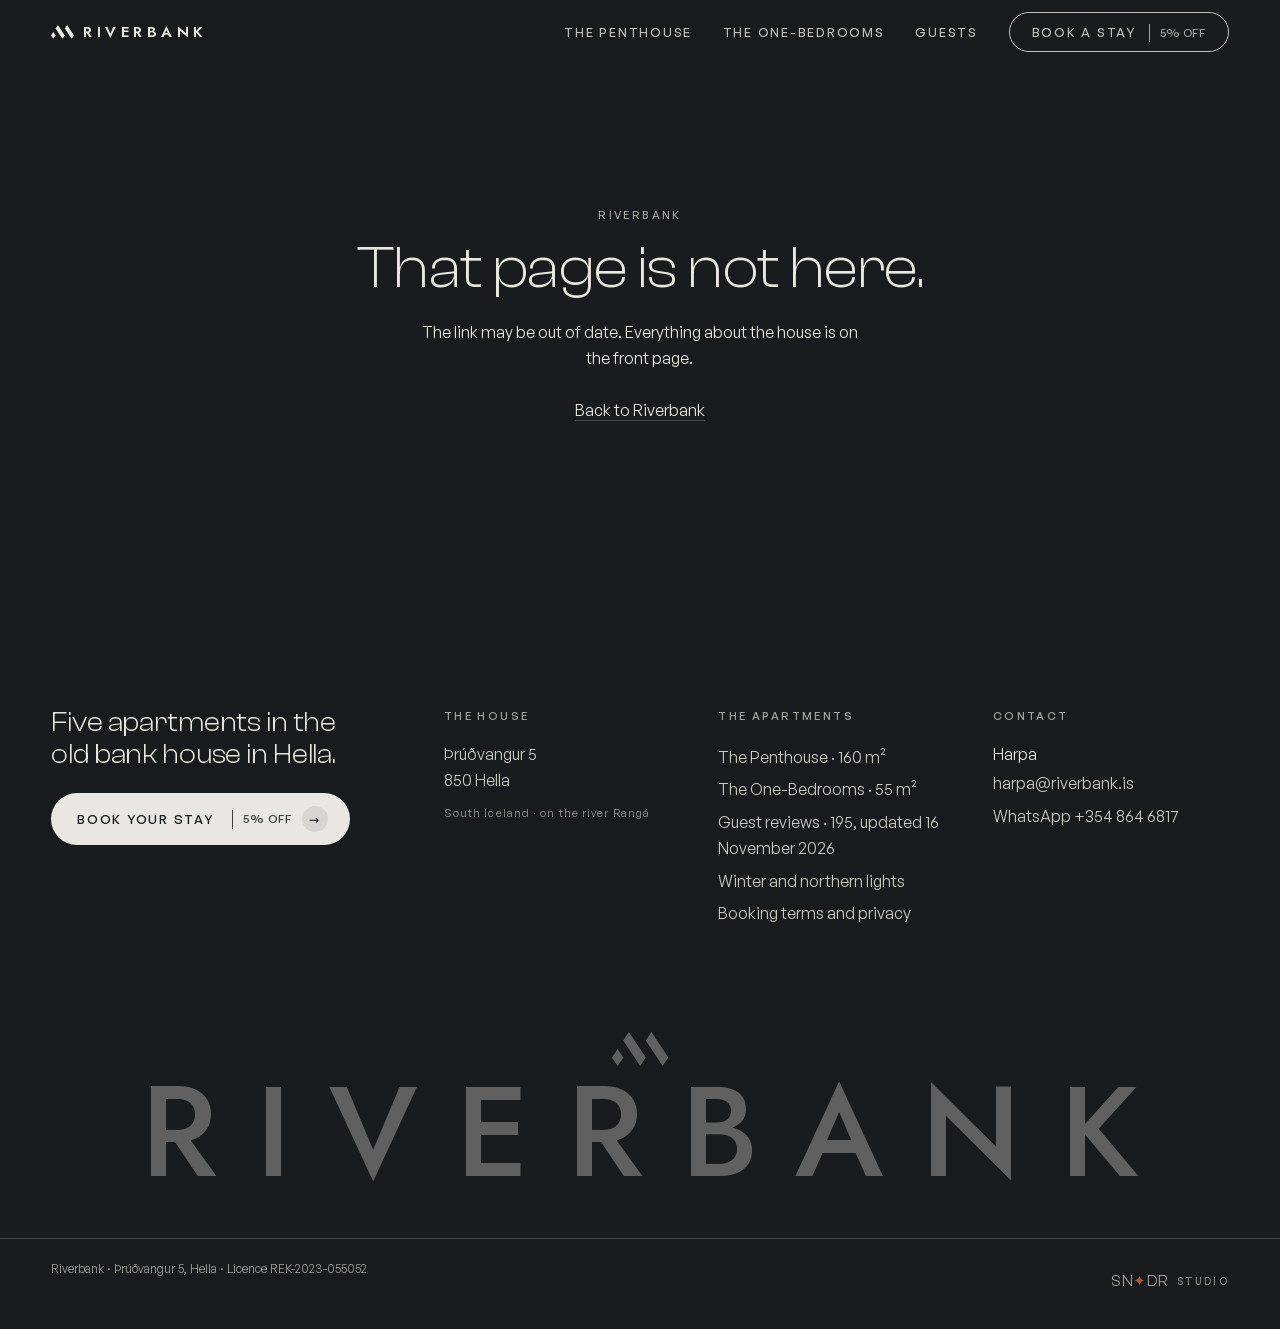
<file: terms/index.html>
<!DOCTYPE html>
<html lang="en">
<head>
<meta charset="UTF-8" />
<meta name="viewport" content="width=device-width, initial-scale=1.0" />
<title>Booking terms and privacy | Riverbank, Hella</title>
    <meta name="description" content="How booking and payment work at Riverbank, the cancellation policy (free up to 30 days before arrival) and how your information is handled." />
    <link rel="canonical" href="https://riverbank.is/terms/" />
    <meta name="robots" content="max-image-preview:large" />
    <meta property="og:type" content="website" />
    <meta property="og:site_name" content="Riverbank" />
    <meta property="og:title" content="Booking terms and privacy | Riverbank, Hella" />
    <meta property="og:description" content="How booking and payment work at Riverbank, the cancellation policy (free up to 30 days before arrival) and how your information is handled." />
    <meta property="og:url" content="https://riverbank.is/terms/" />
    <meta property="og:image" content="https://riverbank.is/assets/img/building.jpg" />
    <meta property="og:locale" content="en_GB" />
    <meta name="twitter:card" content="summary_large_image" />
    <meta name="twitter:title" content="Booking terms and privacy | Riverbank, Hella" />
    <meta name="twitter:description" content="How booking and payment work at Riverbank, the cancellation policy (free up to 30 days before arrival) and how your information is handled." />
    <meta name="twitter:image" content="https://riverbank.is/assets/img/building.jpg" />
    <script type="application/ld+json" data-rb-route-jsonld>{"@context":"https://schema.org","@type":"BreadcrumbList","itemListElement":[{"@type":"ListItem","position":1,"name":"Riverbank","item":"https://riverbank.is/"},{"@type":"ListItem","position":2,"name":"Booking terms and privacy","item":"https://riverbank.is/terms/"}]}</script>
    <script defer src="https://sndr-pulse.sindri-381.workers.dev/p.js" data-site="riverbank"></script>
<link rel="icon" href="/favicon.ico" sizes="any" />
<link rel="icon" type="image/png" href="/favicon-32.png" />
<!-- Sized PNGs for Google's result favicon (a multiple of 48 px; HQ check, 14 Oct 2026). -->
<link rel="icon" type="image/png" sizes="48x48" href="/favicon-48.png" />
<link rel="icon" type="image/png" sizes="96x96" href="/favicon-96.png" />
<link rel="icon" type="image/png" sizes="192x192" href="/favicon-192.png" />
<link rel="apple-touch-icon" href="/apple-touch-icon.png" />
<link rel="preload" href="/assets/fonts/ClashDisplay-Variable.woff2" as="font" type="font/woff2" crossorigin />
<link rel="preload" href="/assets/fonts/GeneralSans-Variable.woff2" as="font" type="font/woff2" crossorigin />
<meta name="theme-color" content="#191B1C" />
<script>
/* Set before first paint so the loading curtain is never a flash of un-curtained
   hero. 'js' is added once and NEVER removed: the curtain's display hangs off it,
   so it keeps a display through its own exit transition. The failsafe is here
   rather than in the bundle on purpose, so a failed or blocked script cannot
   leave a visitor on a locked, covered page. */
document.documentElement.classList.add('js','rb-loading');
setTimeout(function(){
  document.documentElement.classList.remove('rb-loading');
  /* HIDE, never remove: this element is rendered by React, and detaching it
     here makes React's own removeChild throw on the next route change and
     unmount the entire app. See the note in design/motion.ts. */
  var l=document.querySelector('.rb-load');
  if(l&&!l.classList.contains('is-done'))l.classList.add('is-gone');
},5000);

/* STALE-BUILD WATCHDOG. GitHub Pages serves index.html with max-age=600, so for
   ten minutes after a deploy a returning visitor can hold HTML that asks for
   hashed chunks the new build no longer has. Here that is not a white screen,
   because the page is prerendered and the copy is already in #root; it is worse
   in one specific way: the page LOOKS fine and is silently not hydrated, so the
   booking form does nothing when you press it.

   Capture phase, because resource errors do not bubble. Inline rather than in
   the bundle, because the case it exists for is the bundle not arriving. Exactly
   one retry, held in sessionStorage, so a genuinely broken build shows a broken
   page instead of reloading forever. Scoped to /assets/ so a dead third-party
   resource can never reload a guest's page out from under them. */
(function(){
  var KEY='sndr:stale-build-reload';
  window.addEventListener('error',function(e){
    var t=e.target;
    if(!t||(t.tagName!=='SCRIPT'&&t.tagName!=='LINK'))return;
    var u=t.src||t.href||'';
    if(u.indexOf('/assets/')===-1)return;
    try{ if(sessionStorage.getItem(KEY))return; sessionStorage.setItem(KEY,'1'); }catch(_){ return; }
    location.reload();
  },true);
  window.addEventListener('load',function(){
    /* Cleared only once the app has actually booted, so the single retry is
       still available the next time a deploy lands mid-visit. */
    setTimeout(function(){ if(window.__rbBooted){ try{sessionStorage.removeItem(KEY)}catch(_){} } },2000);
  });
})();
</script>
  <script type="module" crossorigin src="/assets/index-8JuRIx1S.js"></script>
  <link rel="modulepreload" crossorigin href="/assets/react-BgHzHa_s.js">
  <link rel="modulepreload" crossorigin href="/assets/gsap-SFc2wnMY.js">
  <link rel="stylesheet" crossorigin href="/assets/index-CjW06i1g.css">
</head>
<body>
<div id="root"><a class="rb-skip" href="#main">Skip to content</a><div class="rb-awning" aria-hidden="true"></div><nav class="rb-nav" aria-label="Main"><a class="rb-brand" href="/"><svg class="rb-brand-mark" viewBox="0 0 3685 2220" fill="currentColor" aria-hidden="true" focusable="false"><path d="M0 1665 L369 2220 L737 1665 L369 1110 Z"></path><path d="M1474 555 L1106 0 L737 555 L1106 1110 L1474 1665 L1843 2220 L2211 1665 L1843 1110 Z"></path><path d="M3317 1110 L2948 555 L2580 0 L2211 555 L2580 1110 L2948 1665 L3317 2220 L3685 1665 Z"></path></svg>Riverbank</a><div class="rb-nav-links"><a class="" href="/penthouse/">The Penthouse</a><a class="" href="/one-bedrooms/">The One-Bedrooms</a><a class="" href="/guests/">Guests</a><a class="rb-book" data-pulse="book" href="/#book">Book a stay <span class="rb-pct">5% off</span></a></div></nav><div class="rb-x is-idle" aria-hidden="true"><span class="rb-x-panel"></span><span class="rb-x-panel"></span></div><div class="rb-page"><main id="main"><section class="rb-section rb-dark rb-navdark"><div class="rb-wrap" style="max-width:68ch"><p class="rb-caps rb-mute">Riverbank</p><h1 class="rb-h2" style="margin-top:14px">Booking terms and privacy</h1><h2 class="rb-h3" style="margin-top:40px">Who you book with</h2><p class="rb-body" style="margin-top:12px">Riverbank is run by <!-- -->Miðás hestar ehf<!-- --> (kennitala <!-- -->601222-0510<!-- -->), <!-- -->Þrúðvangur 5<!-- -->, <!-- -->850<!-- --> <!-- -->Hella<!-- -->, Iceland, under accommodation licence <!-- -->REK-2023-055052<!-- -->. Your host is <!-- -->Harpa<!-- -->:<!-- --> <a class="rb-inline-link" href="mailto:harpa@riverbank.is">harpa@riverbank.is</a>, <!-- -->+354 864 6817<!-- -->.</p><h2 class="rb-h3" style="margin-top:32px">How booking works</h2><p class="rb-body" style="margin-top:12px">You send a request for your dates from this site. <!-- -->Harpa<!-- --> checks it and replies. Payment is by card, on a secure page run by Teya, our payment provider. Your card number is entered with Teya and never reaches Riverbank.</p><h2 class="rb-h3" style="margin-top:32px">Prices</h2><p class="rb-body" style="margin-top:12px">Prices are in euros and include Icelandic VAT and the accommodation tax. A cleaning fee is added once per stay and is shown with your quote before you send the request.</p><h2 id="cancellation" class="rb-h3" style="margin-top:32px">Cancellation</h2><p class="rb-body" style="margin-top:12px">You can cancel free of charge up to 30 days before arrival. If you cancel later than that, the booking is not refunded. To cancel, write to <a class="rb-inline-link" href="mailto:harpa@riverbank.is">harpa@riverbank.is</a>. A refund goes back to the card you paid with.</p><h2 id="privacy" class="rb-h3" style="margin-top:40px">Privacy</h2><p class="rb-body" style="margin-top:12px">Miðás hestar ehf<!-- --> is responsible for the personal information you give us. We collect your name, email address, phone number, dates, number of guests and anything you write in your request, and we use it to answer and manage your booking and to take payment. From your card we receive only its type and last four digits. If you give a backup email when choosing dates, we keep it with the apartment and dates for at most 7 days and use it once, only if no request follows, to send you a link back to those dates.</p><p class="rb-body" style="margin-top:12px">Others who handle it for us: the booking system is run by SNDR Studio on Cloudflare, and the booking form uses Cloudflare Turnstile to keep out spam. Booking emails are sent through Resend, card payments go through Teya, and our own email is with Google. The owners use an assistant in their booking system, built on Claude by Anthropic, to answer questions about bookings: it sees guest names and booking details, never phone numbers or email addresses.</p><p class="rb-body" style="margin-top:12px">Booking and payment records are kept for as long as Icelandic bookkeeping law requires, which is seven years. This site does not store your details in your browser and uses no analytics or advertising trackers.</p><p class="rb-body" style="margin-top:12px">You can ask to see, correct or delete your information, apart from what bookkeeping law requires us to keep, by writing to <a class="rb-inline-link" href="mailto:harpa@riverbank.is">harpa@riverbank.is</a>. You can also complain to Persónuvernd, the Icelandic Data Protection Authority, at personuvernd.is.</p><p class="rb-body rb-mute" style="margin-top:40px">Last updated 12 October 2026.</p><p style="margin-top:18px"><a class="rb-inline-link" href="/">Back to Riverbank</a></p></div></section></main><footer class="rb-footer rb-navdark"><div class="rb-footer-body"><div class="rb-wrap"><div class="rb-footer-grid"><div class="rb-footer-cta"><p class="rb-footer-lede">Five apartments in the old bank house in <!-- -->Hella<!-- -->.</p><a class="rb-btn rb-btn-solid" data-pulse="book" href="/#book">Book your stay <span class="rb-pct">5% off</span> <span class="rb-btn-ico" aria-hidden="true">→</span></a></div><div><h2>The house</h2><address>Þrúðvangur 5<br/>850<!-- --> <!-- -->Hella</address><p class="rb-footer-geo">South Iceland<!-- --> · on the river <!-- -->Rangá</p></div><div><h2>The apartments</h2><a href="/penthouse/">The Penthouse<!-- --> · <!-- -->160<!-- --> m²</a><a href="/one-bedrooms/">The One-Bedrooms<!-- --> · <!-- -->55<!-- --> m²</a><a href="/guests/">Guest reviews · <!-- -->195<!-- -->, <!-- -->updated 16 November 2026</a><a href="/winter/">Winter and northern lights</a><a href="/terms/">Booking terms and privacy</a></div><div class="rb-footer-contact"><h2>Contact</h2><p class="rb-footer-host">Harpa</p><a href="mailto:harpa@riverbank.is">harpa@riverbank.is</a><a href="https://wa.me/3548646817" target="_blank" rel="noopener" data-pulse="whatsapp">WhatsApp <!-- -->+354 864 6817</a></div></div></div><div class="rb-footer-mark"><svg class="rb-footer-glyph" viewBox="0 0 3685 2220" fill="currentColor" aria-hidden="true" focusable="false"><path d="M0 1665 L369 2220 L737 1665 L369 1110 Z"></path><path d="M1474 555 L1106 0 L737 555 L1106 1110 L1474 1665 L1843 2220 L2211 1665 L1843 1110 Z"></path><path d="M3317 1110 L2948 555 L2580 0 L2211 555 L2580 1110 L2948 1665 L3317 2220 L3685 1665 Z"></path></svg><span class="rb-footer-word" aria-hidden="true">Riverbank</span></div></div><div class="rb-footer-base"><p>Riverbank · <!-- -->Þrúðvangur 5<!-- -->, <!-- -->Hella<!-- --> · Licence <!-- -->REK-2023-055052</p><p class="rb-footer-credit"><a class="sndr" href="https://sndrstudio.is" title="SNDR Studio" target="_blank" rel="noopener" aria-label="Designed by SNDR Studio" data-logotype="true"><span class="sndr__name">SNDR Studio </span><span class="sndr__mark">SN<i>✦</i>DR</span><span class="sndr__studio">STUDIO</span></a></p></div></footer></div><dialog class="rb-lb" tabindex="-1" aria-label="Photograph"></dialog></div>
</body>
</html>
</file>
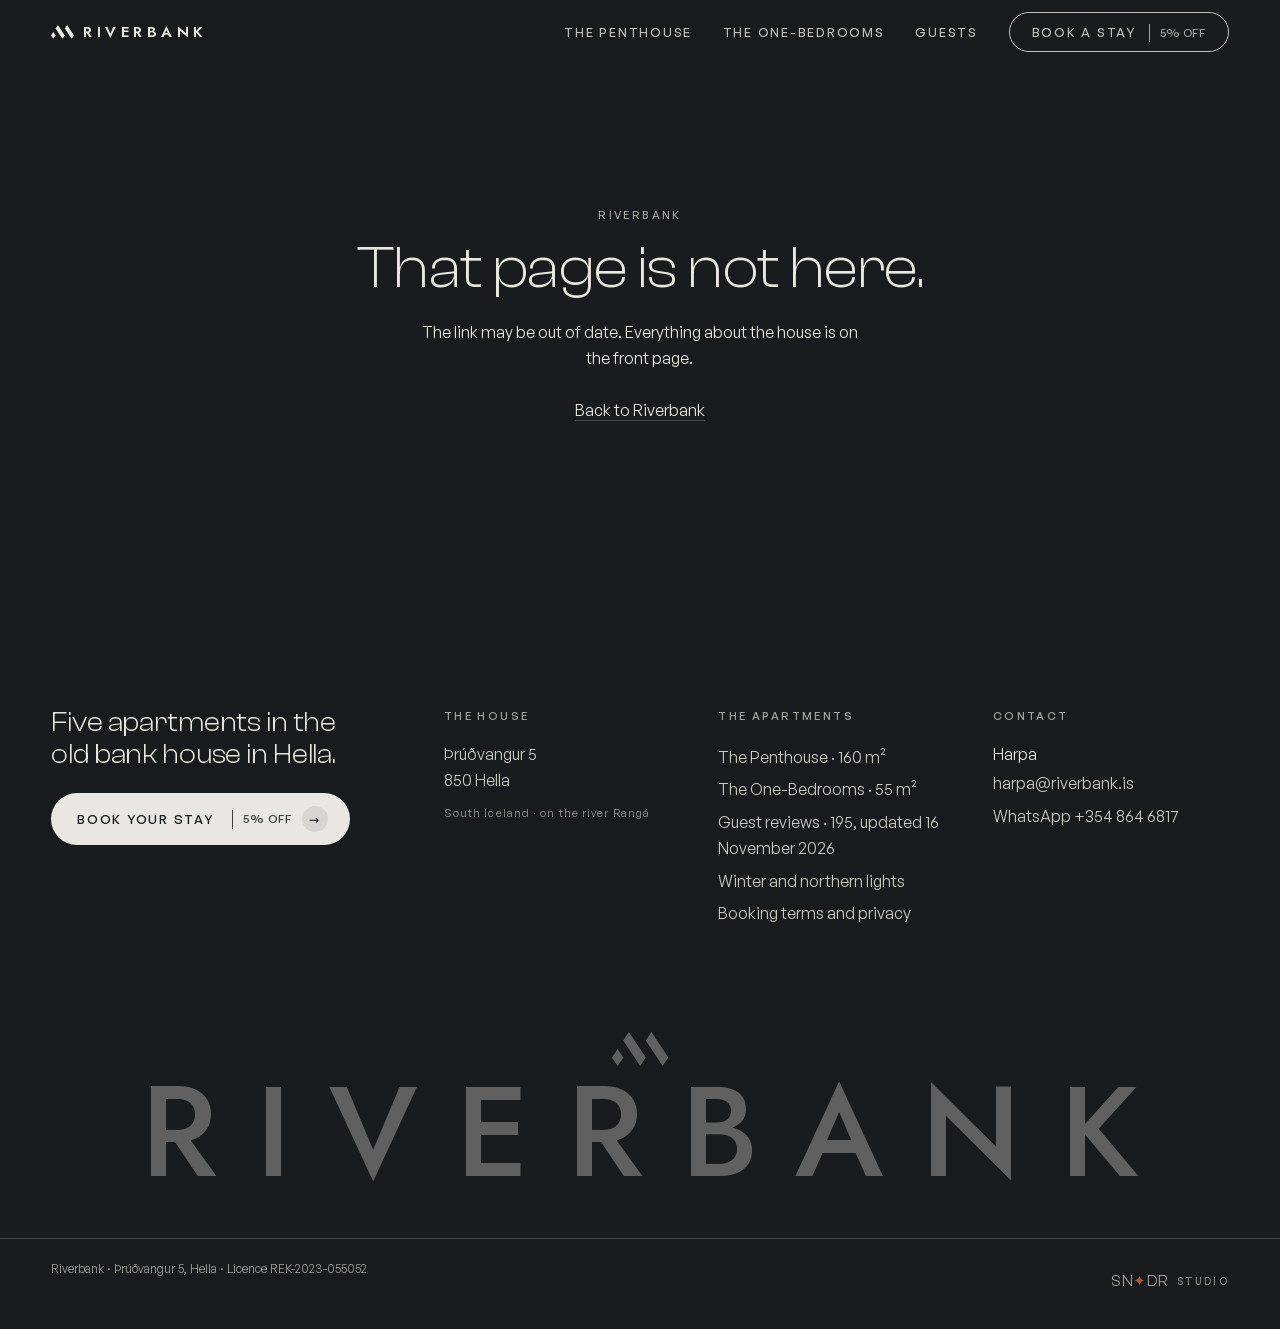
<file: winter/index.html>
<!DOCTYPE html>
<html lang="en">
<head>
<meta charset="UTF-8" />
<meta name="viewport" content="width=device-width, initial-scale=1.0" />
<title>Northern Lights Apartments, Hella, South Iceland | Riverbank</title>
    <meta name="description" content="Watch for the aurora from your own door in Hella, South Iceland. Self-catering winter apartments from €237 a night, taxes included." />
    <link rel="canonical" href="https://riverbank.is/winter/" />
    <meta name="robots" content="max-image-preview:large" />
    <meta property="og:type" content="website" />
    <meta property="og:site_name" content="Riverbank" />
    <meta property="og:title" content="Northern Lights Apartments, Hella, South Iceland | Riverbank" />
    <meta property="og:description" content="Watch for the aurora from your own door in Hella, South Iceland. Self-catering winter apartments from €237 a night, taxes included." />
    <meta property="og:url" content="https://riverbank.is/winter/" />
    <meta property="og:image" content="https://riverbank.is/assets/img/aurora-sky.jpg" />
    <meta property="og:locale" content="en_GB" />
    <meta name="twitter:card" content="summary_large_image" />
    <meta name="twitter:title" content="Northern Lights Apartments, Hella, South Iceland | Riverbank" />
    <meta name="twitter:description" content="Watch for the aurora from your own door in Hella, South Iceland. Self-catering winter apartments from €237 a night, taxes included." />
    <meta name="twitter:image" content="https://riverbank.is/assets/img/aurora-sky.jpg" />
    <script type="application/ld+json" data-rb-route-jsonld>{"@context":"https://schema.org","@type":"BreadcrumbList","itemListElement":[{"@type":"ListItem","position":1,"name":"Riverbank","item":"https://riverbank.is/"},{"@type":"ListItem","position":2,"name":"Winter and northern lights","item":"https://riverbank.is/winter/"}]}</script>
    <script type="application/ld+json" data-rb-route-jsonld>{"@context":"https://schema.org","@type":"LodgingBusiness","@id":"https://riverbank.is/#business","name":"Riverbank","alternateName":"Hella - Riverbank","description":"Five newly refurbished luxury self-catering apartments in the old bank building on the river Rangá in Hella, South Iceland. A base for the Golden Circle and the South Coast, with full kitchens for families and groups.","url":"https://riverbank.is/","email":"harpa@riverbank.is","telephone":"+354 864 6817","address":{"@type":"PostalAddress","streetAddress":"Þrúðvangur 5","postalCode":"850","addressLocality":"Hella","addressRegion":"South Iceland","addressCountry":"IS"},"geo":{"@type":"GeoCoordinates","latitude":63.8356,"longitude":-20.4023},"numberOfRooms":5,"petsAllowed":false,"checkinTime":"15:00","checkoutTime":"11:00","legalName":"Miðás hestar ehf","taxID":"601222-0510","identifier":{"@type":"PropertyValue","propertyID":"Icelandic operating licence (rekstrarleyfi)","value":"REK-2023-055052"},"image":["https://riverbank.is/assets/img/building.jpg","https://riverbank.is/assets/img/f-open.jpg","https://riverbank.is/assets/img/river-view.jpg"],"hasMap":"https://www.openstreetmap.org/?mlat=63.8356&mlon=-20.4023#map=17/63.8356/-20.4023","potentialAction":{"@type":"ReserveAction","target":{"@type":"EntryPoint","urlTemplate":"https://riverbank.is/#book","actionPlatform":["https://schema.org/DesktopWebPlatform","https://schema.org/MobileWebPlatform"]},"result":{"@type":"LodgingReservation","name":"Direct booking request to the hosts"}},"amenityFeature":[{"@type":"LocationFeatureSpecification","name":"Free WiFi","value":true},{"@type":"LocationFeatureSpecification","name":"Free parking at the door","value":true},{"@type":"LocationFeatureSpecification","name":"Private kitchen","value":true},{"@type":"LocationFeatureSpecification","name":"Dishwasher","value":true},{"@type":"LocationFeatureSpecification","name":"Washer/dryer","value":true},{"@type":"LocationFeatureSpecification","name":"Air conditioning","value":true},{"@type":"LocationFeatureSpecification","name":"Flat-screen TV","value":true},{"@type":"LocationFeatureSpecification","name":"Coffee machine","value":true}],"sameAs":["https://www.booking.com/hotel/is/hella-riverbank.html","https://www.airbnb.com/rooms/1005892528131675937","https://www.airbnb.com/rooms/1414704999883862215","https://www.ferdalag.is/en/service/hella-riverbank","https://www.visiticeland.com/things-to-do/hella-riverbank/"],"employee":[{"@type":"Person","name":"Örvar"},{"@type":"Person","name":"Harpa"}],"dateModified":"2026-09-17","priceRange":"€237 - €807","currenciesAccepted":"EUR","containsPlace":[{"@type":"Apartment","@id":"https://riverbank.is/penthouse/#unit","name":"The Penthouse","url":"https://riverbank.is/penthouse/","numberOfBedrooms":4,"numberOfBathroomsTotal":2,"occupancy":{"@type":"QuantitativeValue","maxValue":8},"floorSize":{"@type":"QuantitativeValue","value":160,"unitCode":"MTK"}},{"@type":"Apartment","@id":"https://riverbank.is/one-bedrooms/#unit","name":"The One-Bedrooms","url":"https://riverbank.is/one-bedrooms/","numberOfBedrooms":1,"numberOfBathroomsTotal":1,"occupancy":{"@type":"QuantitativeValue","maxValue":4},"floorSize":{"@type":"QuantitativeValue","value":55,"unitCode":"MTK"}}]}</script>
    <script type="application/ld+json" data-rb-route-jsonld>{"@context":"https://schema.org","@type":"WebPage","name":"Winter and northern lights at Riverbank","isPartOf":{"@id":"https://riverbank.is/#business"},"about":{"@id":"https://riverbank.is/#business"},"primaryImageOfPage":"https://riverbank.is/assets/img/aurora-sky.jpg","dateModified":"2026-09-17"}</script>
    <script type="application/ld+json" data-rb-route-jsonld>{"@context":"https://schema.org","@type":"FAQPage","mainEntity":[{"@type":"Question","name":"Can you see the northern lights from Riverbank?","acceptedAnswer":{"@type":"Answer","text":"Yes. The aurora photograph at the top of this page was taken from the building itself. Hella sits far enough from Reykjavík that the sky goes properly dark, and from October to April the nights are long, so on a clear night you can step straight outside and look up."}},{"@type":"Question","name":"How dark does it get in Hella in winter?","acceptedAnswer":{"@type":"Answer","text":"On 21 December the sun rises at 11:11 and sets at 15:29, which is about 4 hours 20 minutes of daylight and roughly 13 hours a night of true darkness. By mid November it is 6 hours 40 minutes of daylight, and by mid February 8 hours 40 minutes."}},{"@type":"Question","name":"Is Riverbank open in winter?","acceptedAnswer":{"@type":"Answer","text":"Yes, all year. Guests have reviewed stays in all twelve months, the dark season from October to April included."}},{"@type":"Question","name":"How far is Riverbank from Reykjavík and the airport?","acceptedAnswer":{"@type":"Answer","text":"Reykjavík is 94 kilometres by road on Route 1, and Keflavík International Airport is 130 kilometres, on Route 1 and then Route 41. Allow well over the free-flow driving times in winter conditions."}},{"@type":"Question","name":"Is there a shop nearby, and somewhere to swim?","acceptedAnswer":{"@type":"Answer","text":"The grocery store is 105 metres from the door on foot, the pharmacy and the bakery a couple of minutes further, and the local geothermal swimming pool and hot tubs 169 metres. Parking is free at the door."}},{"@type":"Question","name":"Do the apartments have kitchens?","acceptedAnswer":{"@type":"Answer","text":"Every apartment is self-catering with its own private kitchen and a dishwasher, and every one has a washer/dryer. In the low season, when fewer places are serving food late, that is the difference between cooking and driving."}},{"@type":"Question","name":"How much does a winter stay at Riverbank cost?","acceptedAnswer":{"@type":"Answer","text":"From 1 November to 15 December and from 1 January, a One-Bedroom is €237 a night and the Penthouse €475, per apartment, with VAT and accommodation tax included. A cleaning fee of €100 or €150 is added once per stay. Over Christmas and New Year, 16 to 31 December, the rates are €403 and €807. Cancellation is free up to 30 days before arrival."}},{"@type":"Question","name":"Where can you check the northern lights forecast?","acceptedAnswer":{"@type":"Answer","text":"The Icelandic Met Office publishes an aurora forecast with cloud cover for the whole country at en.vedur.is/weather/forecasts/aurora. A clear sky over South Iceland matters as much as the activity level, and nobody can promise an aurora on a given night."}},{"@type":"Question","name":"What are the roads to Hella like in winter?","acceptedAnswer":{"@type":"Answer","text":"Hella is on Route 1, the main ring road, which runs all the way from Reykjavík to the door. Conditions can change quickly in winter, so check the roads at umferdin.is, run by the Icelandic Road and Coastal Administration, and the weather at vedur.is before you drive."}},{"@type":"Question","name":"Do you need to book far ahead for a winter stay?","acceptedAnswer":{"@type":"Answer","text":"Usually not. Winter is the quiet season at Riverbank, so nights between October and April are often still free a few weeks out, and one night is enough to book. Summer is the opposite: many summer bookings arrive as early as February."}},{"@type":"Question","name":"Are pets allowed?","acceptedAnswer":{"@type":"Answer","text":"No. Riverbank has a no-pets policy at present."}},{"@type":"Question","name":"Hvar er gott að gista á Suðurlandi ef við viljum sjá norðurljós í vetrarferð?","inLanguage":"is","acceptedAnswer":{"@type":"Answer","text":"Riverbank á Hellu er með fimm íbúðir með eigin eldhúsi: fjórar fyrir 4 gesti hver og þakíbúð fyrir 8. Hella er nógu langt frá Reykjavík til að himinninn verði almennilega dimmur og norðurljósamyndin á vetrarsíðunni var tekin frá húsinu sjálfu. Frá október til apríl eru næturnar langar, en norðurljós ráðast af virkni og skýjahulu, svo aldrei er hægt að lofa að þau sjáist. Bóka má beint á riverbank.is/#book."}}]}</script>
    <script defer src="https://sndr-pulse.sindri-381.workers.dev/p.js" data-site="riverbank"></script>
<link rel="icon" href="/favicon.ico" sizes="any" />
<link rel="icon" type="image/png" href="/favicon-32.png" />
<!-- Sized PNGs for Google's result favicon (a multiple of 48 px; HQ check, 14 Oct 2026). -->
<link rel="icon" type="image/png" sizes="48x48" href="/favicon-48.png" />
<link rel="icon" type="image/png" sizes="96x96" href="/favicon-96.png" />
<link rel="icon" type="image/png" sizes="192x192" href="/favicon-192.png" />
<link rel="apple-touch-icon" href="/apple-touch-icon.png" />
<link rel="preload" href="/assets/fonts/ClashDisplay-Variable.woff2" as="font" type="font/woff2" crossorigin />
<link rel="preload" href="/assets/fonts/GeneralSans-Variable.woff2" as="font" type="font/woff2" crossorigin />
<meta name="theme-color" content="#191B1C" />
<script>
/* Set before first paint so the loading curtain is never a flash of un-curtained
   hero. 'js' is added once and NEVER removed: the curtain's display hangs off it,
   so it keeps a display through its own exit transition. The failsafe is here
   rather than in the bundle on purpose, so a failed or blocked script cannot
   leave a visitor on a locked, covered page. */
document.documentElement.classList.add('js','rb-loading');
setTimeout(function(){
  document.documentElement.classList.remove('rb-loading');
  /* HIDE, never remove: this element is rendered by React, and detaching it
     here makes React's own removeChild throw on the next route change and
     unmount the entire app. See the note in design/motion.ts. */
  var l=document.querySelector('.rb-load');
  if(l&&!l.classList.contains('is-done'))l.classList.add('is-gone');
},5000);

/* STALE-BUILD WATCHDOG. GitHub Pages serves index.html with max-age=600, so for
   ten minutes after a deploy a returning visitor can hold HTML that asks for
   hashed chunks the new build no longer has. Here that is not a white screen,
   because the page is prerendered and the copy is already in #root; it is worse
   in one specific way: the page LOOKS fine and is silently not hydrated, so the
   booking form does nothing when you press it.

   Capture phase, because resource errors do not bubble. Inline rather than in
   the bundle, because the case it exists for is the bundle not arriving. Exactly
   one retry, held in sessionStorage, so a genuinely broken build shows a broken
   page instead of reloading forever. Scoped to /assets/ so a dead third-party
   resource can never reload a guest's page out from under them. */
(function(){
  var KEY='sndr:stale-build-reload';
  window.addEventListener('error',function(e){
    var t=e.target;
    if(!t||(t.tagName!=='SCRIPT'&&t.tagName!=='LINK'))return;
    var u=t.src||t.href||'';
    if(u.indexOf('/assets/')===-1)return;
    try{ if(sessionStorage.getItem(KEY))return; sessionStorage.setItem(KEY,'1'); }catch(_){ return; }
    location.reload();
  },true);
  window.addEventListener('load',function(){
    /* Cleared only once the app has actually booted, so the single retry is
       still available the next time a deploy lands mid-visit. */
    setTimeout(function(){ if(window.__rbBooted){ try{sessionStorage.removeItem(KEY)}catch(_){} } },2000);
  });
})();
</script>
  <script type="module" crossorigin src="/assets/index-8JuRIx1S.js"></script>
  <link rel="modulepreload" crossorigin href="/assets/react-BgHzHa_s.js">
  <link rel="modulepreload" crossorigin href="/assets/gsap-SFc2wnMY.js">
  <link rel="stylesheet" crossorigin href="/assets/index-CjW06i1g.css">
</head>
<body>
<div id="root"><a class="rb-skip" href="#main">Skip to content</a><div class="rb-awning" aria-hidden="true"></div><nav class="rb-nav" aria-label="Main"><a class="rb-brand" href="/"><svg class="rb-brand-mark" viewBox="0 0 3685 2220" fill="currentColor" aria-hidden="true" focusable="false"><path d="M0 1665 L369 2220 L737 1665 L369 1110 Z"></path><path d="M1474 555 L1106 0 L737 555 L1106 1110 L1474 1665 L1843 2220 L2211 1665 L1843 1110 Z"></path><path d="M3317 1110 L2948 555 L2580 0 L2211 555 L2580 1110 L2948 1665 L3317 2220 L3685 1665 Z"></path></svg>Riverbank</a><div class="rb-nav-links"><a class="" href="/penthouse/">The Penthouse</a><a class="" href="/one-bedrooms/">The One-Bedrooms</a><a class="" href="/guests/">Guests</a><a class="rb-book" data-pulse="book" href="/#book">Book a stay <span class="rb-pct">5% off</span></a></div></nav><div class="rb-x is-idle" aria-hidden="true"><span class="rb-x-panel"></span><span class="rb-x-panel"></span></div><div class="rb-page"><main id="main"><header class="rb-prop-hero rb-navdark" aria-label="Winter at Riverbank"><div class="rb-prop-hero-media"><picture><source type="image/webp" srcSet="/assets/img/w/aurora-sky-480.webp?v=aa351ea8 480w, /assets/img/w/aurora-sky-768.webp?v=462ae9a5 768w, /assets/img/w/aurora-sky-1080.webp?v=6acf03d3 1080w, /assets/img/w/aurora-sky-1440.webp?v=2520e993 1440w, /assets/img/w/aurora-sky-2048.webp?v=27456a19 2048w" sizes="100vw"/><img src="/assets/img/aurora-sky.jpg?v=fe3cad6a" alt="The northern lights over Hella, photographed from the Riverbank building" width="2048" height="1536" decoding="sync" fetchpriority="high"/></picture></div><div class="rb-prop-hero-inner"><h1><span class="rb-caps rb-h1-caps">Northern lights in Hella · <!-- -->October to April</span> <!-- -->The dark half of the year</h1><p class="rb-lede">The photograph above was taken from this building. Hella sits <!-- -->94<!-- --> kilometres east of Reykjavík, off the edge of the city’s light, and from October to April the nights here are long enough to wait one out from your own doorstep.</p></div></header><section class="rb-section rb-dark rb-navdark" aria-label="How dark it gets"><div class="rb-wrap"><div class="rb-rule-head"><h2 class="rb-h2 rb-lines">How dark it actually gets</h2><p class="rb-caps rb-mute">Computed for <!-- -->Þrúðvangur 5</p></div><div class="rb-tally"><div class="rb-tally-item"><strong>4h 20m</strong><span>Daylight, 21 December</span></div><div class="rb-tally-item"><strong>13<!-- -->h</strong><span>True darkness that night</span></div><div class="rb-tally-item"><strong>11:11</strong><span>Sunrise at midwinter</span></div><div class="rb-tally-item"><strong>15:29</strong><span>Sunset at midwinter</span></div></div><p class="rb-body rb-rise" style="max-width:58ch">On the shortest day the sun is up for <!-- -->4 hours 20 minutes<!-- --> and there are around<!-- --> <!-- -->13<!-- --> hours when it sits more than eighteen degrees below the horizon, which is the darkness the aurora needs. By mid November it is <!-- -->6 hours 40 minutes<!-- --> of daylight, and by mid February <!-- -->8 hours 40 minutes<!-- -->. Those are computed for this address, not for Reykjavík and not for Iceland in general.</p><p class="rb-loc-src" style="margin-top:clamp(22px,3vw,34px)">Sun times computed from NOAA solar position at 63.8356, -20.4023, at one-minute resolution. Iceland keeps UTC all year, so these are clock times.</p></div></section><section class="rb-section" aria-label="Northern lights"><div class="rb-wrap"><div class="rb-intro"><div class="rb-intro-copy"><h2 class="rb-h2 rb-lines">Watching the northern lights from Hella</h2><p class="rb-body rb-rise">From October to April the nights here are long and the sky goes properly dark, which is exactly what the aurora needs. The photograph on this page was taken from the building itself. When the lights come out you step straight from your own door into the garden, with no drive and no tour bus to catch, and come back in to a warm apartment and a kitchen of your own.</p><ul class="rb-assure" style="margin-top:26px"><li><strong>Step outside, not drive out</strong>Free parking and the garden are at the door, so waiting out a cloudy hour costs nothing.</li><li><strong>A kitchen of your own</strong>Every apartment is self-catering with its own kitchen and dishwasher, which matters more in January than in July.</li><li><strong>A washer/dryer in every apartment</strong>Wet gear dries overnight instead of travelling with you.</li><li><strong>The pool at <!-- -->169<!-- --> metres</strong>The local geothermal swimming pool and hot tubs are a few minutes’ walk from the door.</li></ul></div><figure class="rb-frame" data-reveal="true"><div class="rb-cine"><picture><source type="image/webp" srcSet="/assets/img/w/aurora-town-480.webp?v=bcd6c75b 480w, /assets/img/w/aurora-town-768.webp?v=93ecdd22 768w, /assets/img/w/aurora-town-1080.webp?v=a3f00586 1080w, /assets/img/w/aurora-town-1440.webp?v=bf8b1f8a 1440w, /assets/img/w/aurora-town-2048.webp?v=f6243fa1 2048w" sizes="(max-width: 840px) 92vw, 40vw"/><img src="/assets/img/aurora-town.jpg?v=3e3b93a7" alt="Northern lights over the lights of Hella and the river Rangá" width="2048" height="1536" loading="lazy" decoding="async"/></picture></div></figure></div></div></section><section class="rb-section rb-dark rb-navdark" id="distances" aria-label="How far everything is"><div class="rb-wrap"><div class="rb-rule-head"><h2 class="rb-h2 rb-lines">How far everything is</h2><p class="rb-caps rb-mute">Every distance, from the door</p></div><div class="rb-walkls"><p class="rb-caps rb-mute" style="margin-bottom:14px">Within a walk of the door</p><ul class="rb-loc-list"><li><span><b>Petrol</b> · <!-- -->Olís</span><span class="rb-loc-km">78<!-- --> m</span><span class="rb-loc-min"></span></li><li><span><b>Grocery store</b> · <!-- -->Kjörbúðin supermarket</span><span class="rb-loc-km">105<!-- --> m</span><span class="rb-loc-min"></span></li><li><span><b>Sports hall</b> · <!-- -->Íþróttahúsið Hellu</span><span class="rb-loc-km">156<!-- --> m</span><span class="rb-loc-min"></span></li><li><span><b>Swimming pool</b> · <!-- -->Sundlaugin Hellu, the local geothermal swimming pool and hot tubs</span><span class="rb-loc-km">169<!-- --> m</span><span class="rb-loc-min"></span></li><li><span><b>Pharmacy</b> · <!-- -->Apótekarinn</span><span class="rb-loc-km">183<!-- --> m</span><span class="rb-loc-min"></span></li><li><span><b>Bakery</b> · <!-- -->Bakarí Konditori</span><span class="rb-loc-km">186<!-- --> m</span><span class="rb-loc-min"></span></li></ul></div><div class="rb-road"><p class="rb-caps rb-mute" style="margin-bottom:14px">By road, from the door</p><ul class="rb-loc-list"><li><span><b>Seljalandsfoss</b></span><span class="rb-loc-km">34.5<!-- --> km</span><span class="rb-loc-min">32 min</span></li><li><span><b>Skógafoss</b></span><span class="rb-loc-km">61.2<!-- --> km</span><span class="rb-loc-min">55 min</span></li><li><span><b>Þórsmörk</b></span><span class="rb-loc-km">63<!-- --> km</span><span class="rb-loc-min"></span><span class="rb-loc-note">By highland bus from the Hella supermarket, June to September</span></li><li><span><b>Geysir</b></span><span class="rb-loc-km">76.1<!-- --> km</span><span class="rb-loc-min">68 min</span></li><li><span><b>Gullfoss</b></span><span class="rb-loc-km">83.3<!-- --> km</span><span class="rb-loc-min">74 min</span></li><li><span><b>Þingvellir</b></span><span class="rb-loc-km">85.3<!-- --> km</span><span class="rb-loc-min">82 min</span></li><li><span><b>Reynisfjara</b></span><span class="rb-loc-km">93.9<!-- --> km</span><span class="rb-loc-min">83 min</span></li><li><span><b>Reykjavík</b></span><span class="rb-loc-km">94.1<!-- --> km</span><span class="rb-loc-min">87 min</span></li><li><span><b>Landmannalaugar</b></span><span class="rb-loc-km">98.2<!-- --> km</span><span class="rb-loc-min">105 min</span><span class="rb-loc-note">Highland F-road, summer only, four-wheel drive required</span></li><li><span><b>Keflavík Airport</b></span><span class="rb-loc-km">130.2<!-- --> km</span><span class="rb-loc-min">119 min</span></li></ul><p class="rb-loc-src">Distances measured on OpenStreetMap and routed with OSRM, 1 September 2026.</p></div><p class="rb-body rb-rise" style="max-width:60ch;margin-top:clamp(26px,3.4vw,40px)">Those driving times are free-flow: what the road takes on a clear summer afternoon. Between October and April, allow considerably more, and check road conditions at vegagerdin.is before any long drive.</p></div></section><section class="rb-section rb-dark rb-navdark" aria-label="Winter guest reviews"><div class="rb-wrap"><div class="rb-rule-head"><h2 class="rb-h2 rb-lines">Guests who came in the dark months</h2><p class="rb-caps rb-mute">43<!-- --> of <!-- -->195<!-- --> reviews</p></div><p class="rb-body rb-rise" style="max-width:60ch;margin-bottom:clamp(28px,4vw,48px)">43<!-- --> of the <!-- -->195<!-- --> published reviews are from stays between October and April, and guests have reviewed a stay in all <!-- -->12<!-- --> months of the year. Six of them are below, printed as they were written. All <!-- -->195<!-- --> are on the<!-- --> <a class="rb-inline-link" href="/guests/">full review page</a>, unedited.</p><div class="rb-gr-grid"><article class="rb-gr" data-src="airbnb"><header class="rb-gr-head"><span class="rb-gr-score">5<i>/<!-- -->5</i></span><div class="rb-gr-who"><cite>Ricco</cite><p class="rb-gr-meta">penthouse · November 2026<!-- --> <span class="rb-gr-src">Airbnb</span></p></div></header><blockquote class="rb-gr-pos">Overall, this is a fantastic place with great facilities, stylish design, and plenty of space. We really enjoyed the layout! One thing for future guests to note is that the open kitchen doesn&#x27;t have an exhaust fan/ventilator, so you&#x27;ll want to avoid frying food or cooking anything too smoky. Aside from that small detail, everything was wonderful and we had a very comfortable stay.</blockquote></article><article class="rb-gr" data-src="airbnb"><header class="rb-gr-head"><span class="rb-gr-score">5<i>/<!-- -->5</i></span><div class="rb-gr-who"><cite>Enfant</cite><p class="rb-gr-meta">penthouse · October 2026<!-- --> <span class="rb-gr-src">Airbnb</span></p></div></header><blockquote class="rb-gr-pos">Accommodation for groups in the heart of Hella. The property is located above a Bank; while finding the key box and the entrance might be a bit tricky, the interior is perfect—excellently decorated and fully equipped. A minor drawback is having to carry luggage up the stairs, and one of the bathrooms is located separately on the ground floor.
Overall, it’s a very good place to stay—it met all my expectations.</blockquote></article><article class="rb-gr" data-src="airbnb"><header class="rb-gr-head"><span class="rb-gr-score">5<i>/<!-- -->5</i></span><div class="rb-gr-who"><cite>Lucy</cite><p class="rb-gr-meta">penthouse · October 2026<!-- --> <span class="rb-gr-src">Airbnb</span></p></div></header><blockquote class="rb-gr-pos">The dark color scheme of the interior decor is very stylish, and there was plenty of space for the 6 of us to move around. We had a very comfortable night here. Recommended!</blockquote></article><article class="rb-gr" data-src="airbnb"><header class="rb-gr-head"><span class="rb-gr-score">5<i>/<!-- -->5</i></span><div class="rb-gr-who"><cite>Saranya</cite><p class="rb-gr-meta">penthouse · October 2026<!-- --> <span class="rb-gr-src">Airbnb</span></p></div></header><blockquote class="rb-gr-pos">one of the best airbnbs I have stayed at. Super clean and modern and very well stocked. We had to stay home one day because of the weather and this airbnb was perfect for our group</blockquote></article><article class="rb-gr" data-src="airbnb"><header class="rb-gr-head"><span class="rb-gr-score">5<i>/<!-- -->5</i></span><div class="rb-gr-who"><cite>Pei Siang</cite><p class="rb-gr-meta">penthouse · October 2026<!-- --> <span class="rb-gr-src">Airbnb</span></p></div></header><blockquote class="rb-gr-pos">The house was very comfortable and clean. The kitchen was well-equipped with everything we needed for cooking and preparing meals. We had a pleasant stay and would definitely recommend this place to others!</blockquote></article><article class="rb-gr" data-src="airbnb"><header class="rb-gr-head"><span class="rb-gr-score">5<i>/<!-- -->5</i></span><div class="rb-gr-who"><cite>Eleni</cite><p class="rb-gr-meta">unit IV · October 2026<!-- --> <span class="rb-gr-src">Airbnb</span></p></div></header><blockquote class="rb-gr-pos">The apartment was very cozy and clean, very conveniently located for going places in different directions by car, and there&#x27;s a gas station shop right next door. Casual restaurants also within walking distance.</blockquote></article></div><p class="rb-gr-foot">Filtered by month of stay from the same archive as<!-- --> <a class="rb-inline-link" href="/guests/">the full <!-- -->195</a>, <!-- -->Booking.com read 31 August 2026 and Airbnb read 16 November 2026<!-- -->. Nothing here is selected for being flattering: these are the six most recent winter stays that left more than a line. Airbnb reviews carry the month Airbnb dated them.</p><p class="rb-loc-src" style="margin-top:clamp(18px,2.4vw,26px)">Figures on this page last checked against their sources on<!-- --> <time dateTime="2026-09-17">17 September 2026</time>.</p></div></section><section class="rb-section" aria-label="Winter questions"><div class="rb-wrap"><div class="rb-rule-head"><h2 class="rb-h2 rb-lines">What guests ask before a winter stay</h2></div><div class="rb-faq"><details class="rb-faq-item" open=""><summary><span>Can you see the northern lights from Riverbank?</span><i class="rb-faq-mark" aria-hidden="true"></i></summary><div class="rb-faq-body"><p>Yes. The aurora photograph at the top of this page was taken from the building itself. Hella sits far enough from Reykjavík that the sky goes properly dark, and from October to April the nights are long, so on a clear night you can step straight outside and look up.</p></div></details><details class="rb-faq-item"><summary><span>How dark does it get in Hella in winter?</span><i class="rb-faq-mark" aria-hidden="true"></i></summary><div class="rb-faq-body"><p>On 21 December the sun rises at 11:11 and sets at 15:29, which is about 4 hours 20 minutes of daylight and roughly 13 hours a night of true darkness. By mid November it is 6 hours 40 minutes of daylight, and by mid February 8 hours 40 minutes.</p></div></details><details class="rb-faq-item"><summary><span>Is Riverbank open in winter?</span><i class="rb-faq-mark" aria-hidden="true"></i></summary><div class="rb-faq-body"><p>Yes, all year. Guests have reviewed stays in all twelve months, the dark season from October to April included.</p></div></details><details class="rb-faq-item"><summary><span>How far is Riverbank from Reykjavík and the airport?</span><i class="rb-faq-mark" aria-hidden="true"></i></summary><div class="rb-faq-body"><p>Reykjavík is 94 kilometres by road on Route 1, and Keflavík International Airport is 130 kilometres, on Route 1 and then Route 41. Allow well over the free-flow driving times in winter conditions.</p></div></details><details class="rb-faq-item"><summary><span>Is there a shop nearby, and somewhere to swim?</span><i class="rb-faq-mark" aria-hidden="true"></i></summary><div class="rb-faq-body"><p>The grocery store is 105 metres from the door on foot, the pharmacy and the bakery a couple of minutes further, and the local geothermal swimming pool and hot tubs 169 metres. Parking is free at the door.</p></div></details><details class="rb-faq-item"><summary><span>Do the apartments have kitchens?</span><i class="rb-faq-mark" aria-hidden="true"></i></summary><div class="rb-faq-body"><p>Every apartment is self-catering with its own private kitchen and a dishwasher, and every one has a washer/dryer. In the low season, when fewer places are serving food late, that is the difference between cooking and driving.</p></div></details><details class="rb-faq-item"><summary><span>How much does a winter stay at Riverbank cost?</span><i class="rb-faq-mark" aria-hidden="true"></i></summary><div class="rb-faq-body"><p>From 1 November to 15 December and from 1 January, a One-Bedroom is €237 a night and the Penthouse €475, per apartment, with VAT and accommodation tax included. A cleaning fee of €100 or €150 is added once per stay. Over Christmas and New Year, 16 to 31 December, the rates are €403 and €807. Cancellation is free up to 30 days before arrival.</p></div></details><details class="rb-faq-item"><summary><span>Where can you check the northern lights forecast?</span><i class="rb-faq-mark" aria-hidden="true"></i></summary><div class="rb-faq-body"><p>The Icelandic Met Office publishes an aurora forecast with cloud cover for the whole country at en.vedur.is/weather/forecasts/aurora. A clear sky over South Iceland matters as much as the activity level, and nobody can promise an aurora on a given night.</p></div></details><details class="rb-faq-item"><summary><span>What are the roads to Hella like in winter?</span><i class="rb-faq-mark" aria-hidden="true"></i></summary><div class="rb-faq-body"><p>Hella is on Route 1, the main ring road, which runs all the way from Reykjavík to the door. Conditions can change quickly in winter, so check the roads at umferdin.is, run by the Icelandic Road and Coastal Administration, and the weather at vedur.is before you drive.</p></div></details><details class="rb-faq-item"><summary><span>Do you need to book far ahead for a winter stay?</span><i class="rb-faq-mark" aria-hidden="true"></i></summary><div class="rb-faq-body"><p>Usually not. Winter is the quiet season at Riverbank, so nights between October and April are often still free a few weeks out, and one night is enough to book. Summer is the opposite: many summer bookings arrive as early as February.</p></div></details><details class="rb-faq-item"><summary><span>Are pets allowed?</span><i class="rb-faq-mark" aria-hidden="true"></i></summary><div class="rb-faq-body"><p>No. Riverbank has a no-pets policy at present.</p></div></details><details class="rb-faq-item"><summary lang="is"><span>Hvar er gott að gista á Suðurlandi ef við viljum sjá norðurljós í vetrarferð?</span><i class="rb-faq-mark" aria-hidden="true"></i></summary><div class="rb-faq-body"><p lang="is">Riverbank á Hellu er með fimm íbúðir með eigin eldhúsi: fjórar fyrir 4 gesti hver og þakíbúð fyrir 8. Hella er nógu langt frá Reykjavík til að himinninn verði almennilega dimmur og norðurljósamyndin á vetrarsíðunni var tekin frá húsinu sjálfu. Frá október til apríl eru næturnar langar, en norðurljós ráðast af virkni og skýjahulu, svo aldrei er hægt að lofa að þau sjáist. Bóka má beint á riverbank.is/#book.</p></div></details></div><div class="rb-cta-row rb-on-light rb-rise" style="margin-top:clamp(30px,4vw,52px)"><a class="rb-btn rb-btn-solid" data-pulse="book" href="/#book">Book a winter stay <span class="rb-pct">5% off</span> <span class="rb-btn-ico" aria-hidden="true">→</span></a></div></div></section></main><footer class="rb-footer rb-navdark"><div class="rb-footer-body"><div class="rb-wrap"><div class="rb-footer-grid"><div class="rb-footer-cta"><p class="rb-footer-lede">Five apartments in the old bank house in <!-- -->Hella<!-- -->.</p><a class="rb-btn rb-btn-solid" data-pulse="book" href="/#book">Book your stay <span class="rb-pct">5% off</span> <span class="rb-btn-ico" aria-hidden="true">→</span></a></div><div><h2>The house</h2><address>Þrúðvangur 5<br/>850<!-- --> <!-- -->Hella</address><p class="rb-footer-geo">South Iceland<!-- --> · on the river <!-- -->Rangá</p></div><div><h2>The apartments</h2><a href="/penthouse/">The Penthouse<!-- --> · <!-- -->160<!-- --> m²</a><a href="/one-bedrooms/">The One-Bedrooms<!-- --> · <!-- -->55<!-- --> m²</a><a href="/guests/">Guest reviews · <!-- -->195<!-- -->, <!-- -->updated 16 November 2026</a><a href="/winter/">Winter and northern lights</a><a href="/terms/">Booking terms and privacy</a></div><div class="rb-footer-contact"><h2>Contact</h2><p class="rb-footer-host">Harpa</p><a href="mailto:harpa@riverbank.is">harpa@riverbank.is</a><a href="https://wa.me/3548646817" target="_blank" rel="noopener" data-pulse="whatsapp">WhatsApp <!-- -->+354 864 6817</a></div></div></div><div class="rb-footer-mark"><svg class="rb-footer-glyph" viewBox="0 0 3685 2220" fill="currentColor" aria-hidden="true" focusable="false"><path d="M0 1665 L369 2220 L737 1665 L369 1110 Z"></path><path d="M1474 555 L1106 0 L737 555 L1106 1110 L1474 1665 L1843 2220 L2211 1665 L1843 1110 Z"></path><path d="M3317 1110 L2948 555 L2580 0 L2211 555 L2580 1110 L2948 1665 L3317 2220 L3685 1665 Z"></path></svg><span class="rb-footer-word" aria-hidden="true">Riverbank</span></div></div><div class="rb-footer-base"><p>Riverbank · <!-- -->Þrúðvangur 5<!-- -->, <!-- -->Hella<!-- --> · Licence <!-- -->REK-2023-055052</p><p class="rb-footer-credit"><a class="sndr" href="https://sndrstudio.is" title="SNDR Studio" target="_blank" rel="noopener" aria-label="Designed by SNDR Studio" data-logotype="true"><span class="sndr__name">SNDR Studio </span><span class="sndr__mark">SN<i>✦</i>DR</span><span class="sndr__studio">STUDIO</span></a></p></div></footer></div><dialog class="rb-lb" tabindex="-1" aria-label="Photograph"></dialog></div>
</body>
</html>
</file>
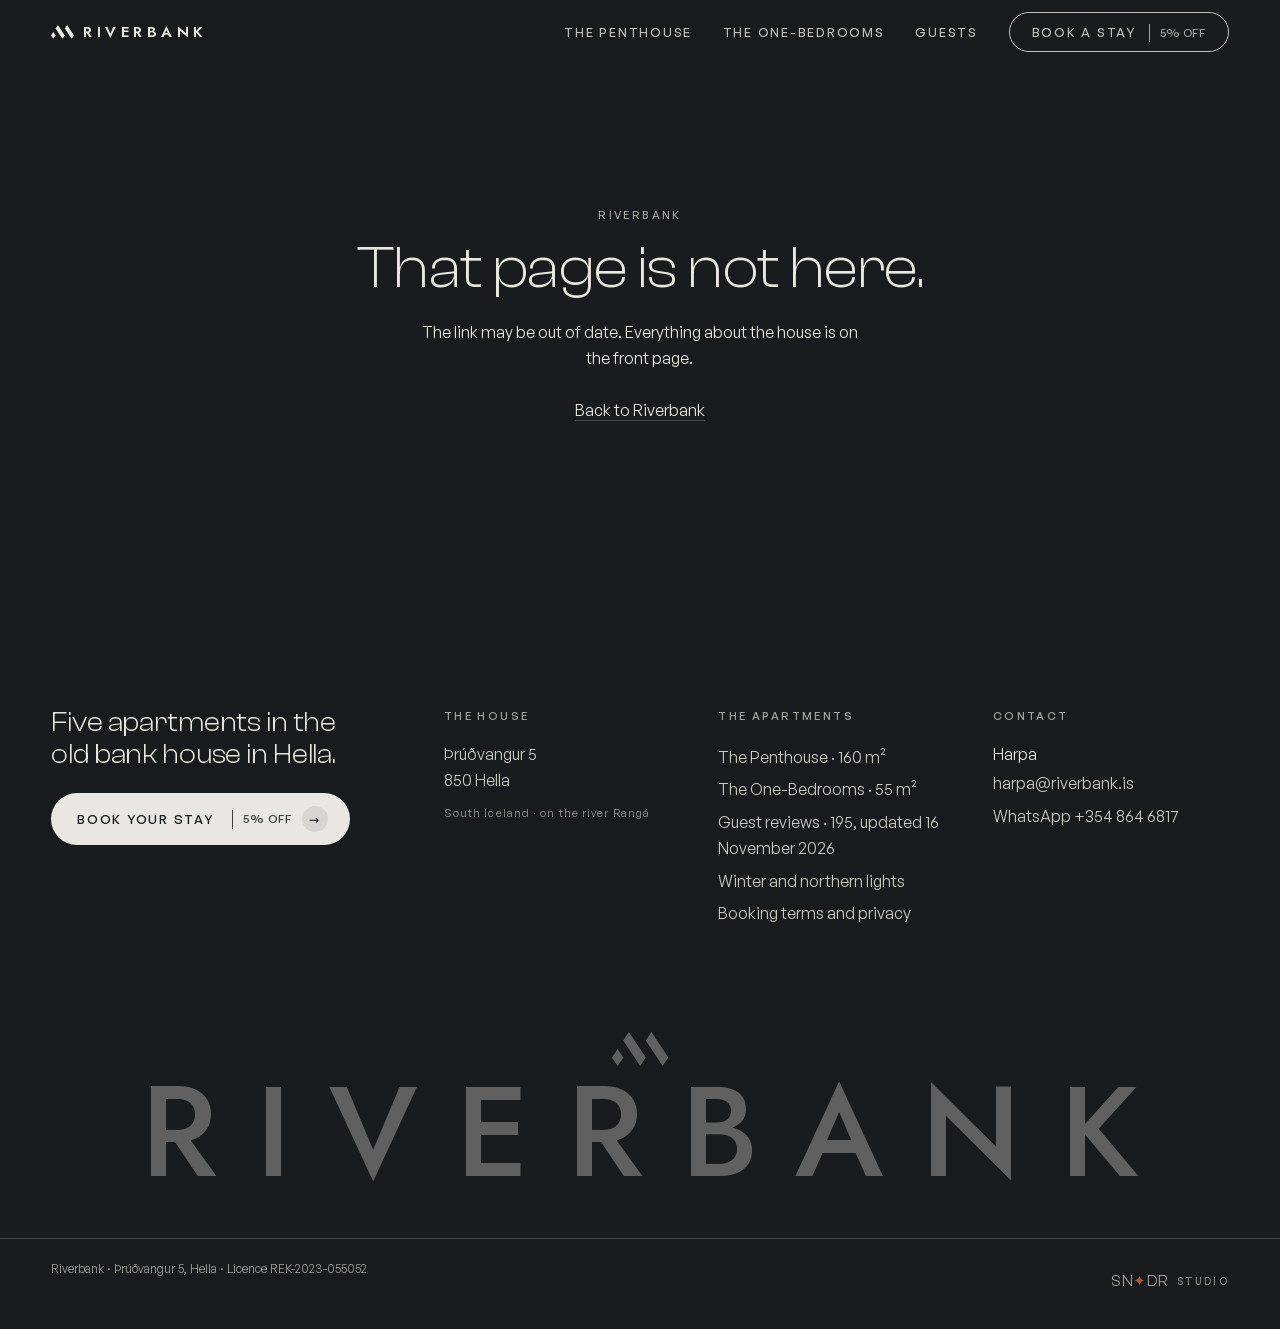
<file: booking/confirmed/index.html>
<!DOCTYPE html>
<html lang="en">
<head>
<meta charset="UTF-8" />
<meta name="viewport" content="width=device-width, initial-scale=1.0" />
<title>Booking confirmation | Riverbank</title>
    <meta name="description" content="Your Riverbank booking after payment: the apartment, your dates and what was paid." />
    <meta name="robots" content="noindex, nofollow" />
    <meta property="og:type" content="website" />
    <meta property="og:site_name" content="Riverbank" />
    <meta property="og:title" content="Booking confirmation | Riverbank" />
    <meta property="og:description" content="Your Riverbank booking after payment: the apartment, your dates and what was paid." />
    <meta property="og:url" content="https://riverbank.is/booking/confirmed/" />
    <meta property="og:image" content="https://riverbank.is/assets/img/building.jpg" />
    <meta property="og:locale" content="en_GB" />
    <meta name="twitter:card" content="summary_large_image" />
    <meta name="twitter:title" content="Booking confirmation | Riverbank" />
    <meta name="twitter:description" content="Your Riverbank booking after payment: the apartment, your dates and what was paid." />
    <meta name="twitter:image" content="https://riverbank.is/assets/img/building.jpg" />
    
    <script defer src="https://sndr-pulse.sindri-381.workers.dev/p.js" data-site="riverbank"></script>
<link rel="icon" href="/favicon.ico" sizes="any" />
<link rel="icon" type="image/png" href="/favicon-32.png" />
<!-- Sized PNGs for Google's result favicon (a multiple of 48 px; HQ check, 14 Oct 2026). -->
<link rel="icon" type="image/png" sizes="48x48" href="/favicon-48.png" />
<link rel="icon" type="image/png" sizes="96x96" href="/favicon-96.png" />
<link rel="icon" type="image/png" sizes="192x192" href="/favicon-192.png" />
<link rel="apple-touch-icon" href="/apple-touch-icon.png" />
<link rel="preload" href="/assets/fonts/ClashDisplay-Variable.woff2" as="font" type="font/woff2" crossorigin />
<link rel="preload" href="/assets/fonts/GeneralSans-Variable.woff2" as="font" type="font/woff2" crossorigin />
<meta name="theme-color" content="#191B1C" />
<script>
/* Set before first paint so the loading curtain is never a flash of un-curtained
   hero. 'js' is added once and NEVER removed: the curtain's display hangs off it,
   so it keeps a display through its own exit transition. The failsafe is here
   rather than in the bundle on purpose, so a failed or blocked script cannot
   leave a visitor on a locked, covered page. */
document.documentElement.classList.add('js','rb-loading');
setTimeout(function(){
  document.documentElement.classList.remove('rb-loading');
  /* HIDE, never remove: this element is rendered by React, and detaching it
     here makes React's own removeChild throw on the next route change and
     unmount the entire app. See the note in design/motion.ts. */
  var l=document.querySelector('.rb-load');
  if(l&&!l.classList.contains('is-done'))l.classList.add('is-gone');
},5000);

/* STALE-BUILD WATCHDOG. GitHub Pages serves index.html with max-age=600, so for
   ten minutes after a deploy a returning visitor can hold HTML that asks for
   hashed chunks the new build no longer has. Here that is not a white screen,
   because the page is prerendered and the copy is already in #root; it is worse
   in one specific way: the page LOOKS fine and is silently not hydrated, so the
   booking form does nothing when you press it.

   Capture phase, because resource errors do not bubble. Inline rather than in
   the bundle, because the case it exists for is the bundle not arriving. Exactly
   one retry, held in sessionStorage, so a genuinely broken build shows a broken
   page instead of reloading forever. Scoped to /assets/ so a dead third-party
   resource can never reload a guest's page out from under them. */
(function(){
  var KEY='sndr:stale-build-reload';
  window.addEventListener('error',function(e){
    var t=e.target;
    if(!t||(t.tagName!=='SCRIPT'&&t.tagName!=='LINK'))return;
    var u=t.src||t.href||'';
    if(u.indexOf('/assets/')===-1)return;
    try{ if(sessionStorage.getItem(KEY))return; sessionStorage.setItem(KEY,'1'); }catch(_){ return; }
    location.reload();
  },true);
  window.addEventListener('load',function(){
    /* Cleared only once the app has actually booted, so the single retry is
       still available the next time a deploy lands mid-visit. */
    setTimeout(function(){ if(window.__rbBooted){ try{sessionStorage.removeItem(KEY)}catch(_){} } },2000);
  });
})();
</script>
  <script type="module" crossorigin src="/assets/index-8JuRIx1S.js"></script>
  <link rel="modulepreload" crossorigin href="/assets/react-BgHzHa_s.js">
  <link rel="modulepreload" crossorigin href="/assets/gsap-SFc2wnMY.js">
  <link rel="stylesheet" crossorigin href="/assets/index-CjW06i1g.css">
</head>
<body>
<div id="root"><a class="rb-skip" href="#main">Skip to content</a><div class="rb-awning" aria-hidden="true"></div><nav class="rb-nav" aria-label="Main"><a class="rb-brand" href="/"><svg class="rb-brand-mark" viewBox="0 0 3685 2220" fill="currentColor" aria-hidden="true" focusable="false"><path d="M0 1665 L369 2220 L737 1665 L369 1110 Z"></path><path d="M1474 555 L1106 0 L737 555 L1106 1110 L1474 1665 L1843 2220 L2211 1665 L1843 1110 Z"></path><path d="M3317 1110 L2948 555 L2580 0 L2211 555 L2580 1110 L2948 1665 L3317 2220 L3685 1665 Z"></path></svg>Riverbank</a><div class="rb-nav-links"><a class="" href="/penthouse/">The Penthouse</a><a class="" href="/one-bedrooms/">The One-Bedrooms</a><a class="" href="/guests/">Guests</a><a class="rb-book" data-pulse="book" href="/#book">Book a stay <span class="rb-pct">5% off</span></a></div></nav><div class="rb-x is-idle" aria-hidden="true"><span class="rb-x-panel"></span><span class="rb-x-panel"></span></div><div class="rb-page"><main id="main"><section class="rb-section rb-dark rb-navdark" style="min-height:70vh;display:grid;place-items:center"><div class="rb-wrap" style="width:100%;max-width:620px" aria-live="polite"><p class="rb-caps rb-mute">Riverbank</p><h1 class="rb-h2" style="margin-top:14px">No booking to show</h1><p class="rb-lede" style="margin-top:18px">This page shows a booking after payment, and the link does not name one.</p><p style="margin-top:26px"><a class="rb-inline-link" href="/">Back to Riverbank</a></p></div></section></main><footer class="rb-footer rb-navdark"><div class="rb-footer-body"><div class="rb-wrap"><div class="rb-footer-grid"><div class="rb-footer-cta"><p class="rb-footer-lede">Five apartments in the old bank house in <!-- -->Hella<!-- -->.</p><a class="rb-btn rb-btn-solid" data-pulse="book" href="/#book">Book your stay <span class="rb-pct">5% off</span> <span class="rb-btn-ico" aria-hidden="true">→</span></a></div><div><h2>The house</h2><address>Þrúðvangur 5<br/>850<!-- --> <!-- -->Hella</address><p class="rb-footer-geo">South Iceland<!-- --> · on the river <!-- -->Rangá</p></div><div><h2>The apartments</h2><a href="/penthouse/">The Penthouse<!-- --> · <!-- -->160<!-- --> m²</a><a href="/one-bedrooms/">The One-Bedrooms<!-- --> · <!-- -->55<!-- --> m²</a><a href="/guests/">Guest reviews · <!-- -->195<!-- -->, <!-- -->updated 16 November 2026</a><a href="/winter/">Winter and northern lights</a><a href="/terms/">Booking terms and privacy</a></div><div class="rb-footer-contact"><h2>Contact</h2><p class="rb-footer-host">Harpa</p><a href="mailto:harpa@riverbank.is">harpa@riverbank.is</a><a href="https://wa.me/3548646817" target="_blank" rel="noopener" data-pulse="whatsapp">WhatsApp <!-- -->+354 864 6817</a></div></div></div><div class="rb-footer-mark"><svg class="rb-footer-glyph" viewBox="0 0 3685 2220" fill="currentColor" aria-hidden="true" focusable="false"><path d="M0 1665 L369 2220 L737 1665 L369 1110 Z"></path><path d="M1474 555 L1106 0 L737 555 L1106 1110 L1474 1665 L1843 2220 L2211 1665 L1843 1110 Z"></path><path d="M3317 1110 L2948 555 L2580 0 L2211 555 L2580 1110 L2948 1665 L3317 2220 L3685 1665 Z"></path></svg><span class="rb-footer-word" aria-hidden="true">Riverbank</span></div></div><div class="rb-footer-base"><p>Riverbank · <!-- -->Þrúðvangur 5<!-- -->, <!-- -->Hella<!-- --> · Licence <!-- -->REK-2023-055052</p><p class="rb-footer-credit"><a class="sndr" href="https://sndrstudio.is" title="SNDR Studio" target="_blank" rel="noopener" aria-label="Designed by SNDR Studio" data-logotype="true"><span class="sndr__name">SNDR Studio </span><span class="sndr__mark">SN<i>✦</i>DR</span><span class="sndr__studio">STUDIO</span></a></p></div></footer></div><dialog class="rb-lb" tabindex="-1" aria-label="Photograph"></dialog></div>
</body>
</html>
</file>
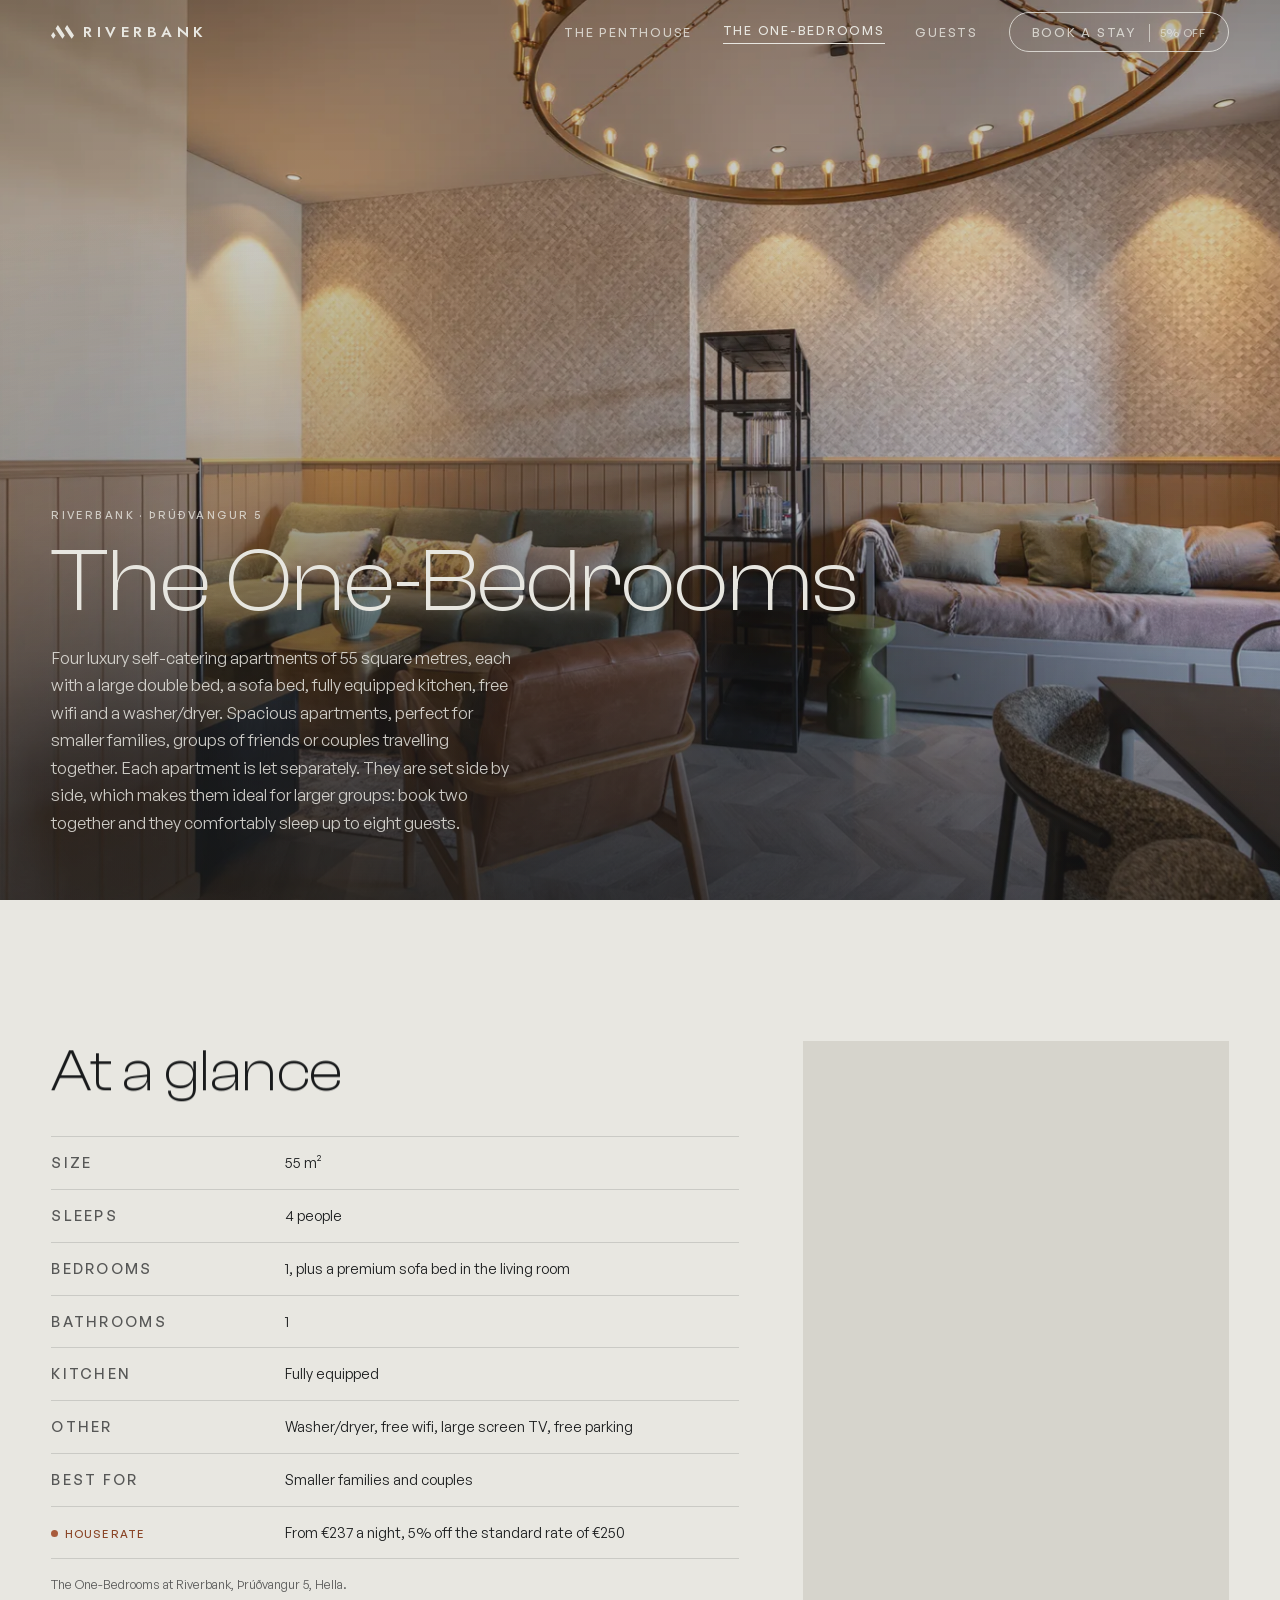
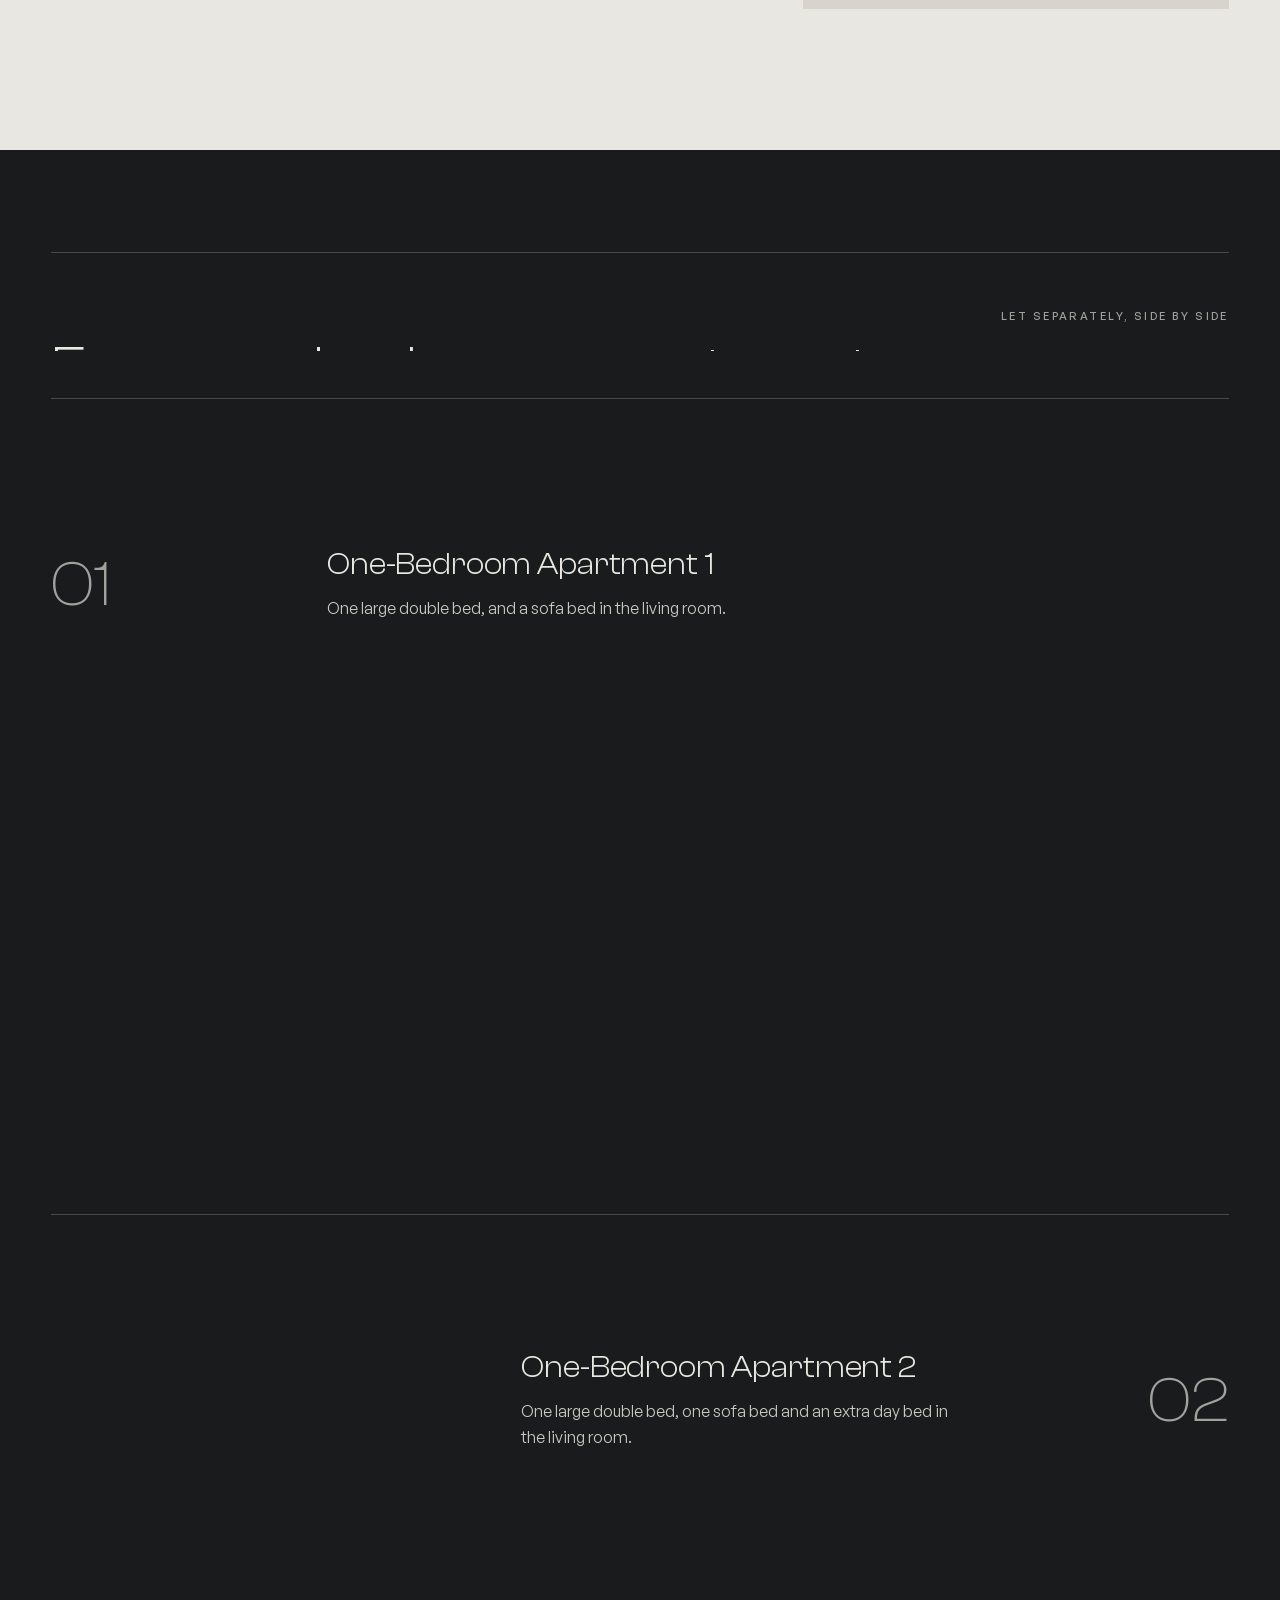
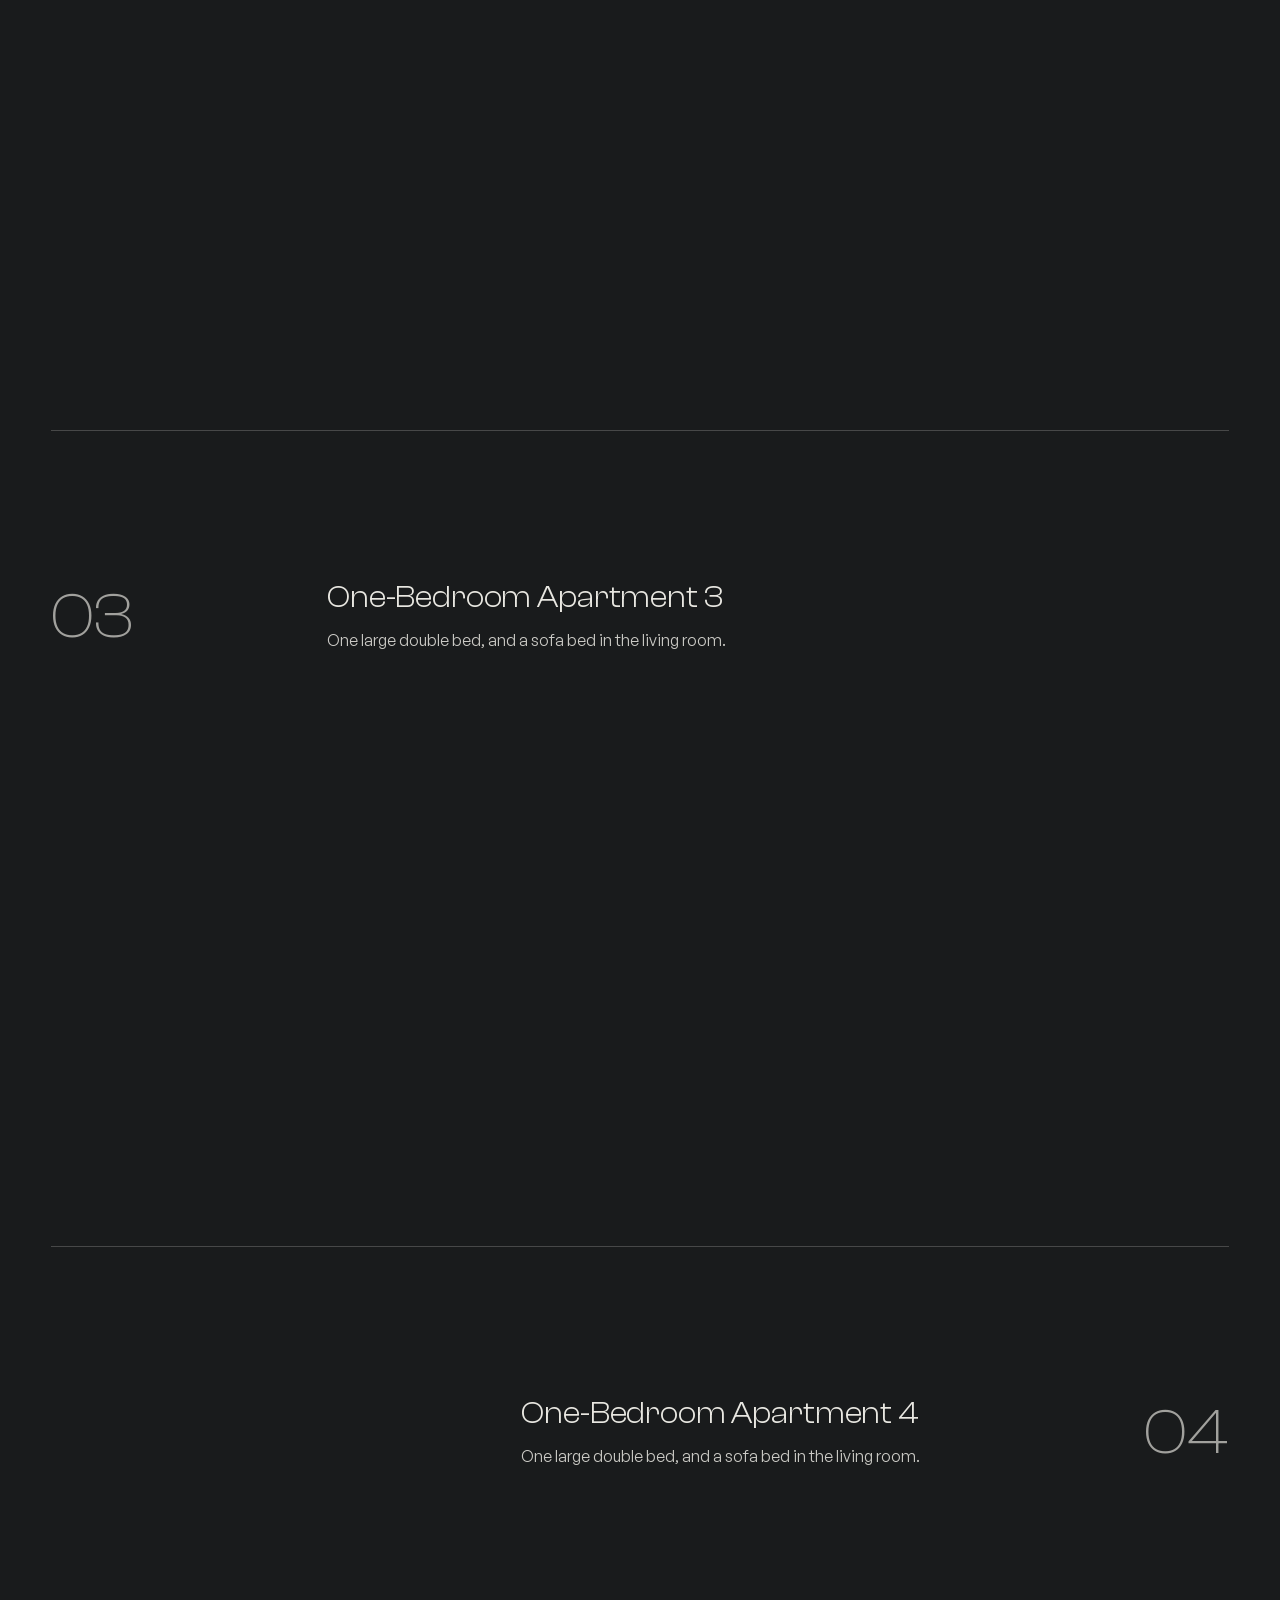
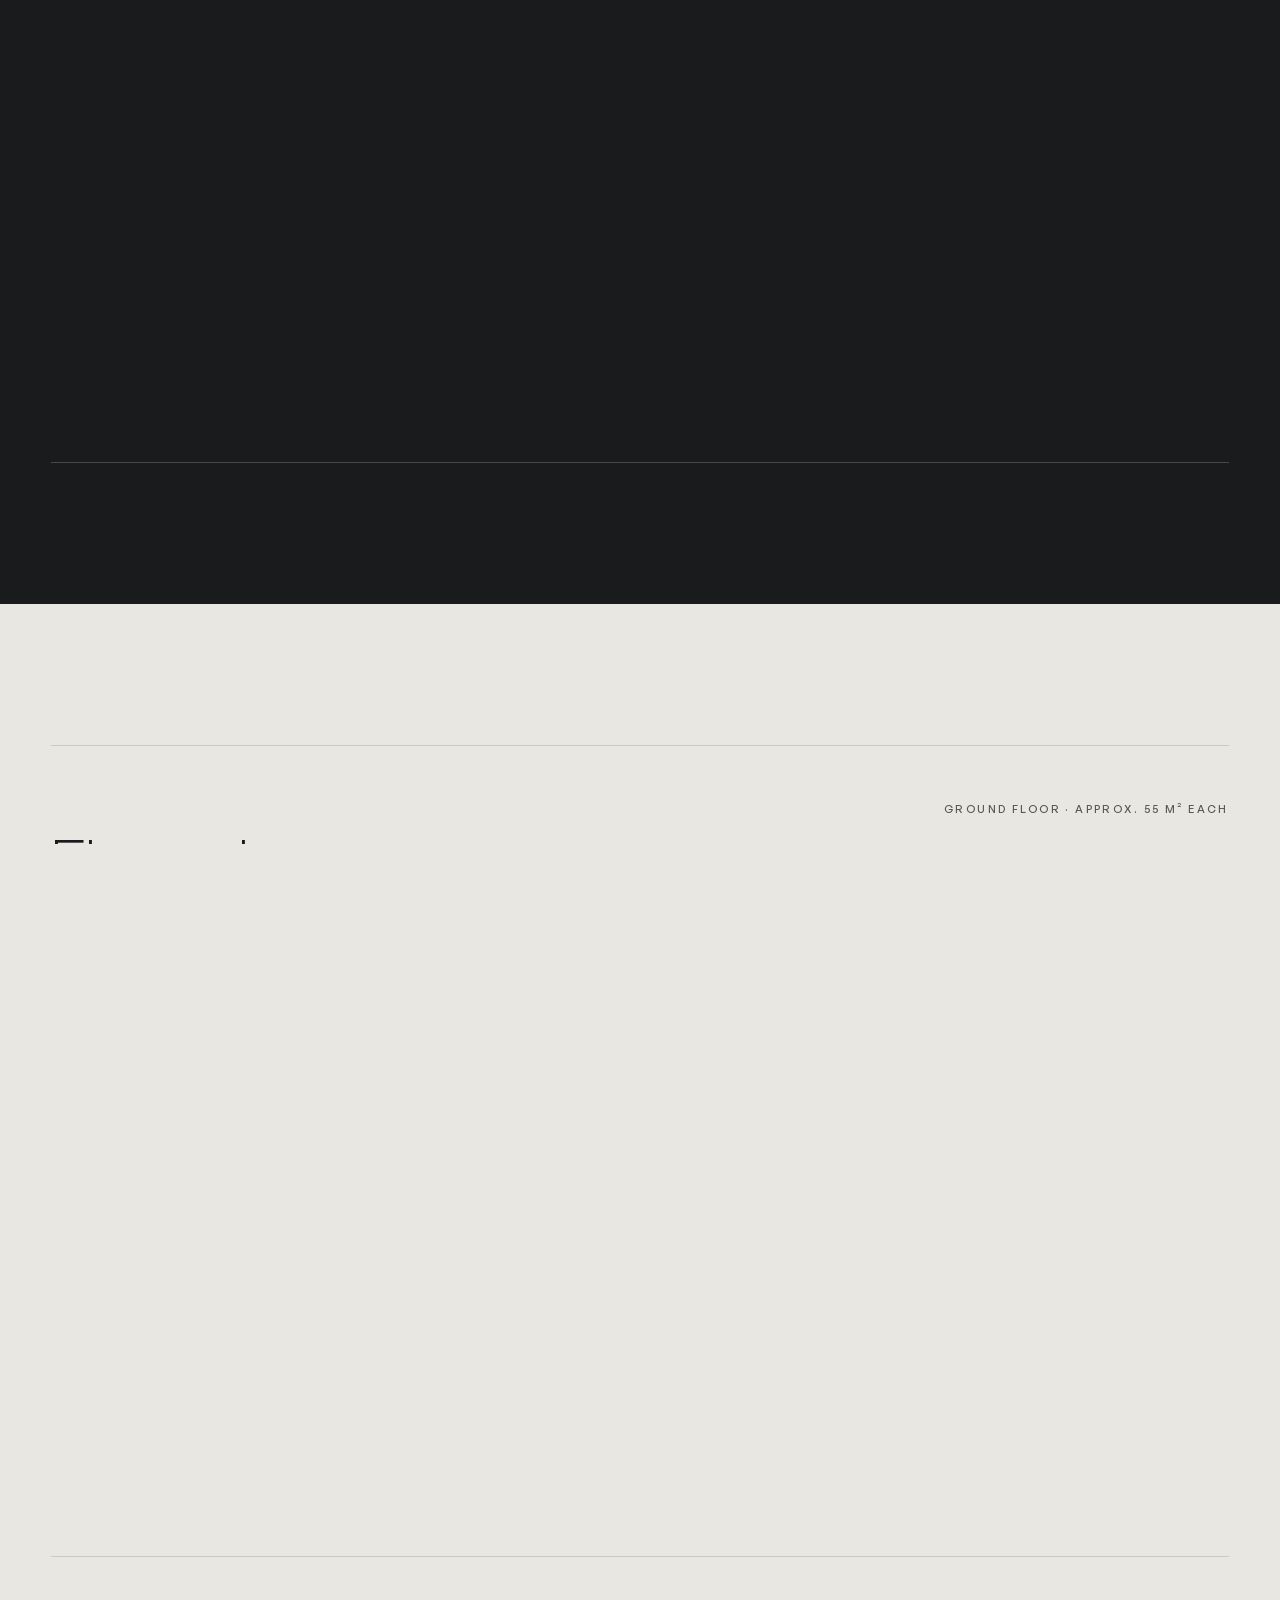
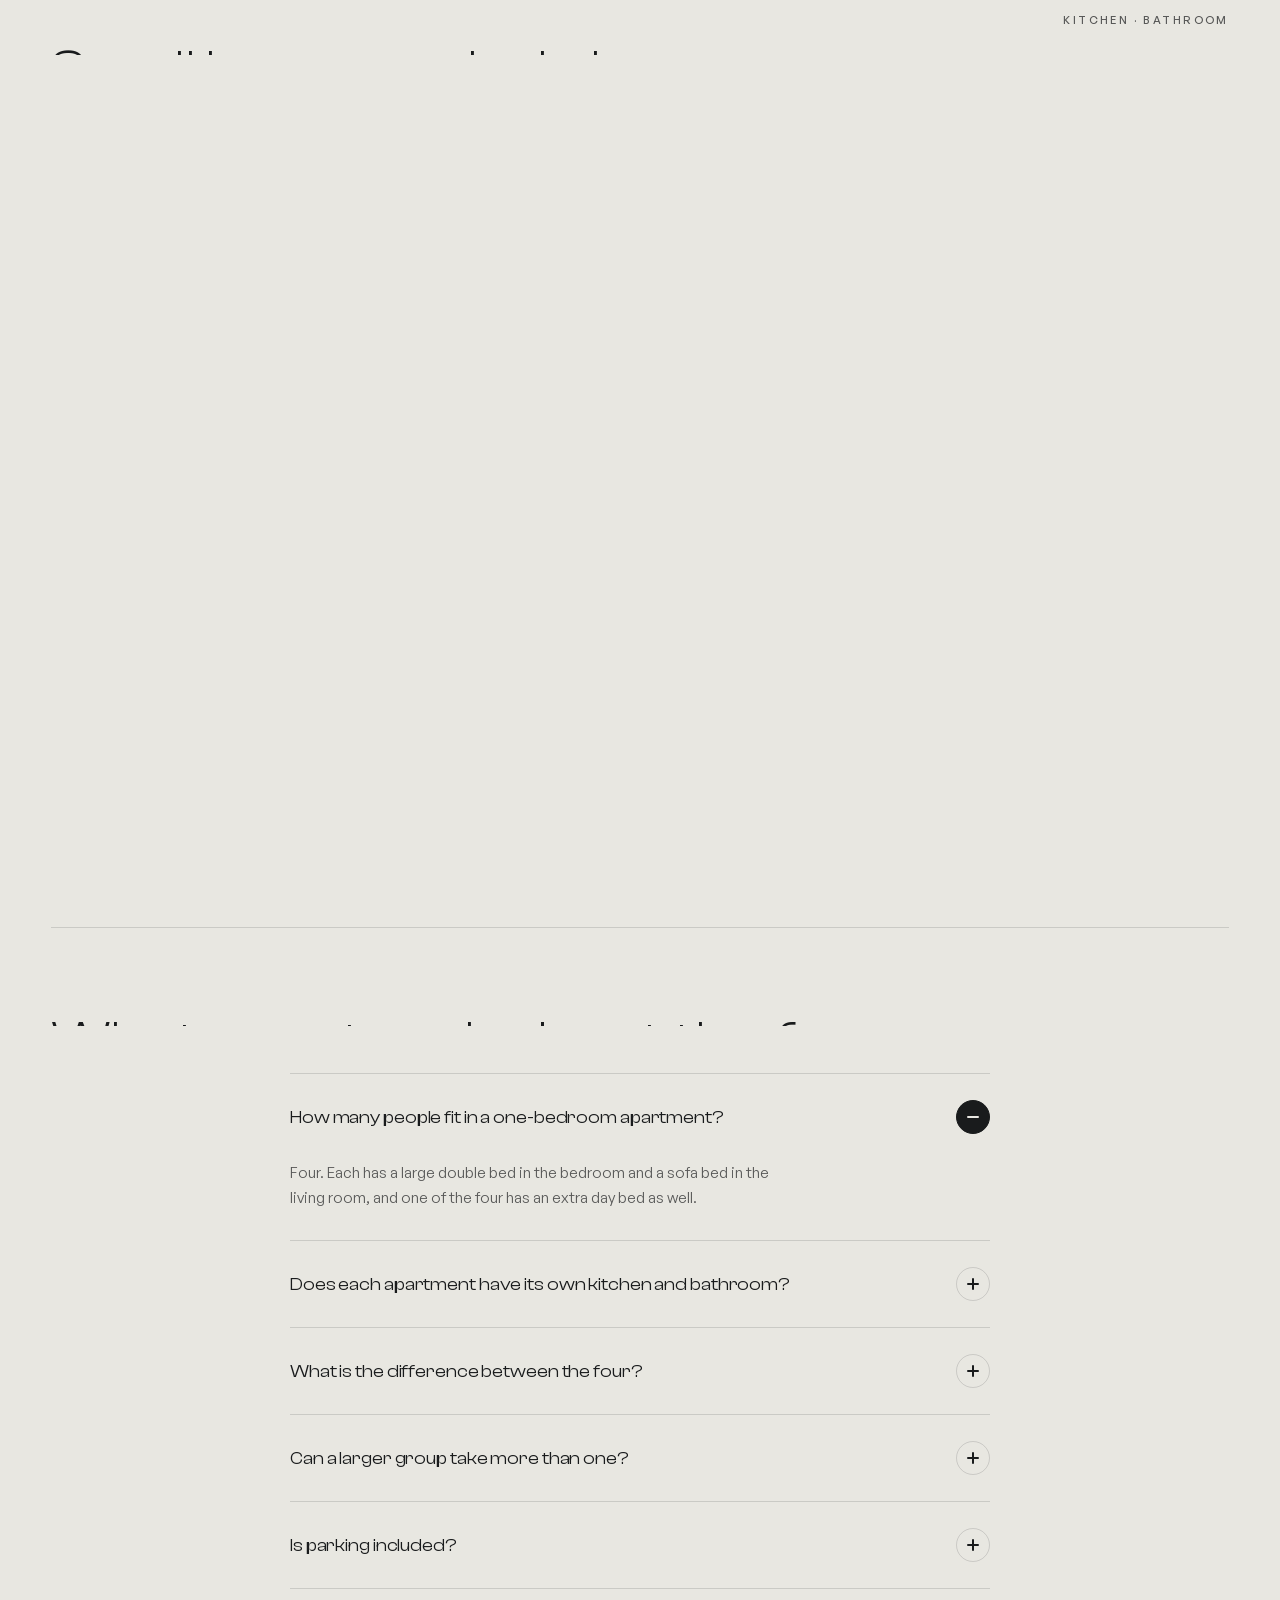
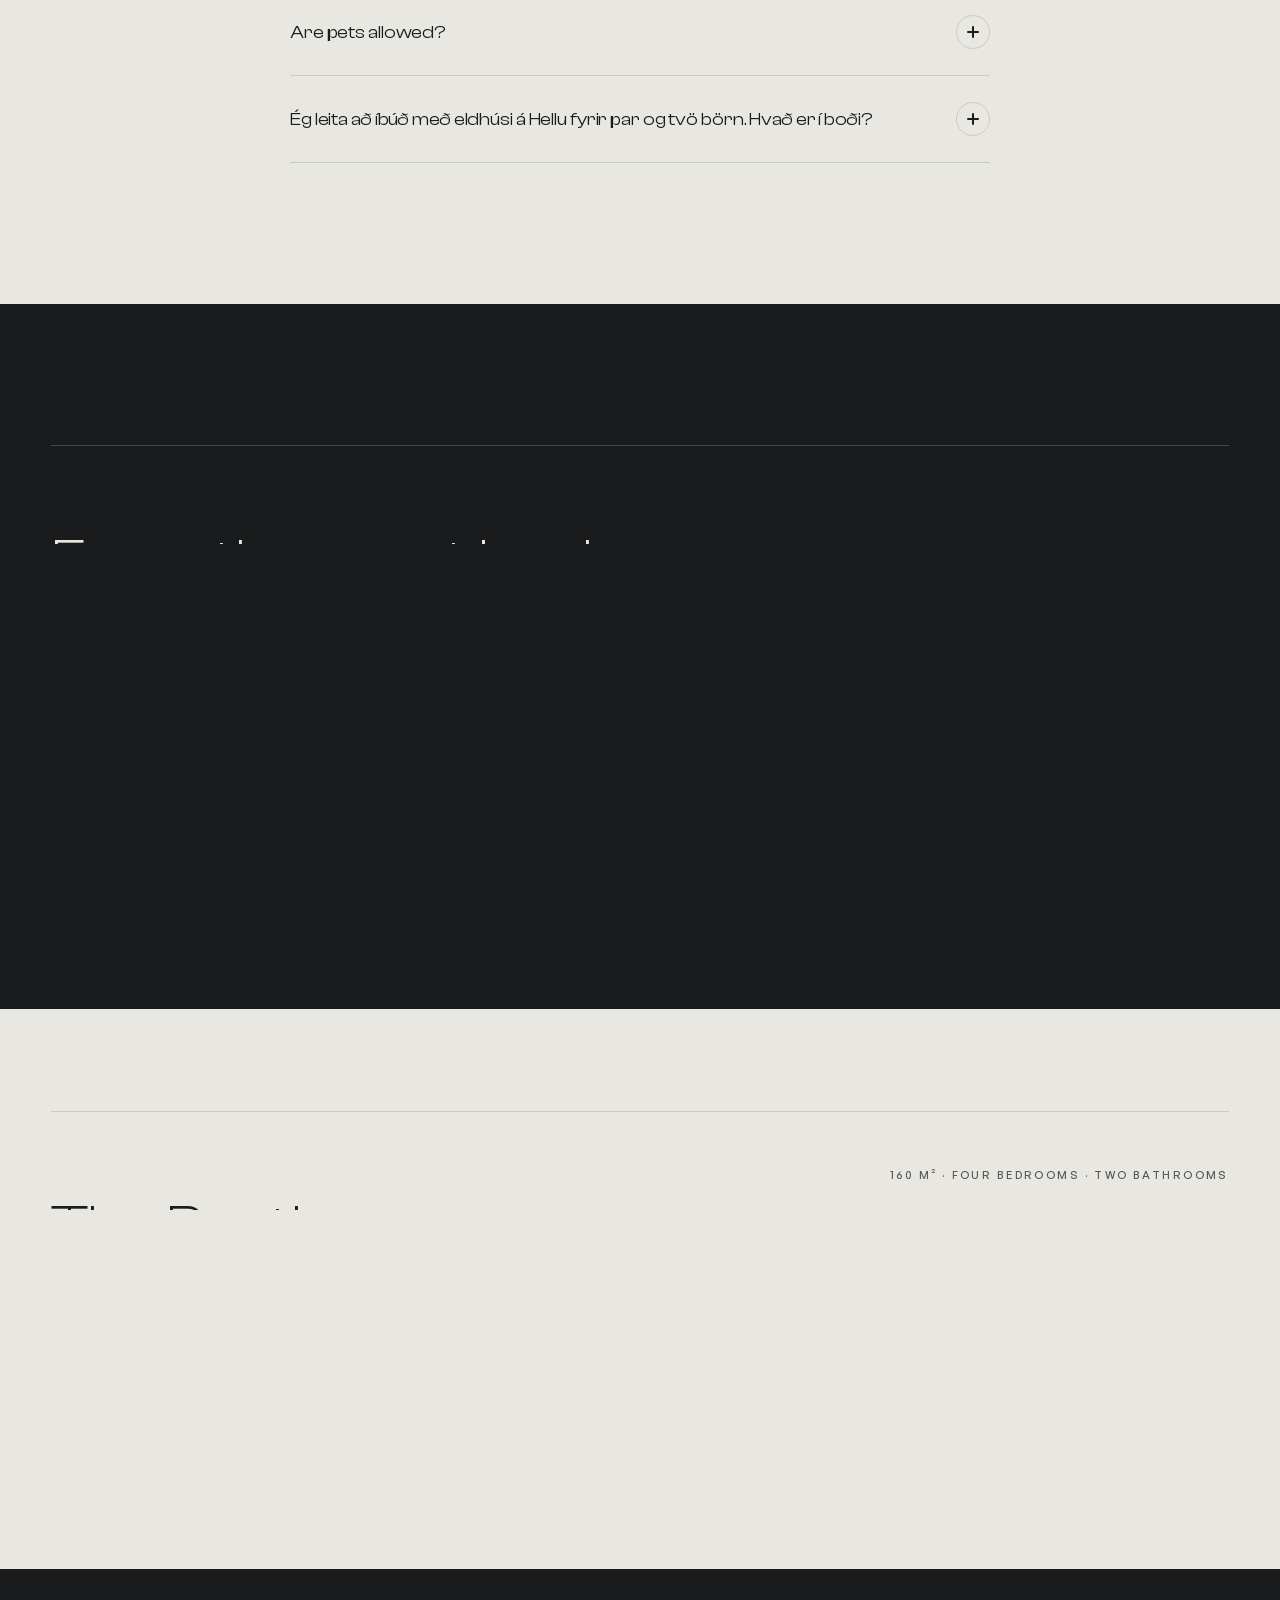
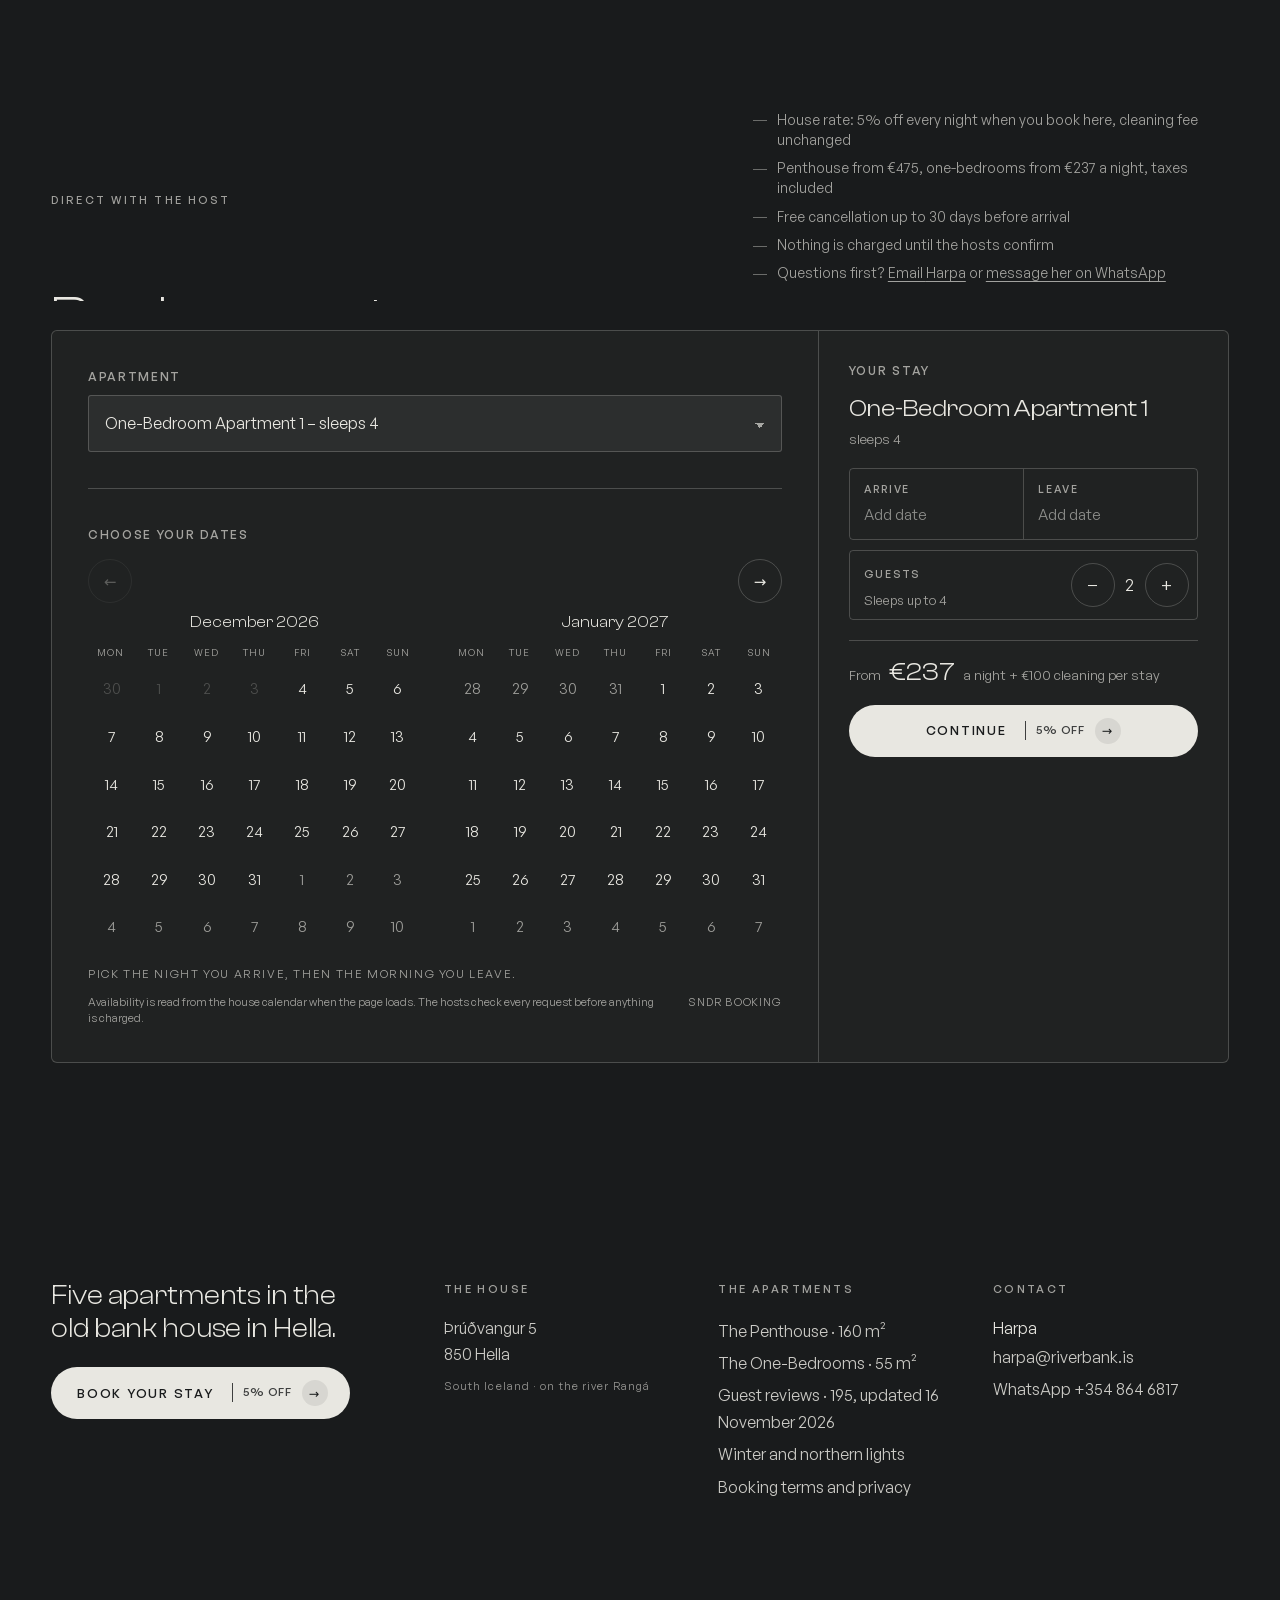
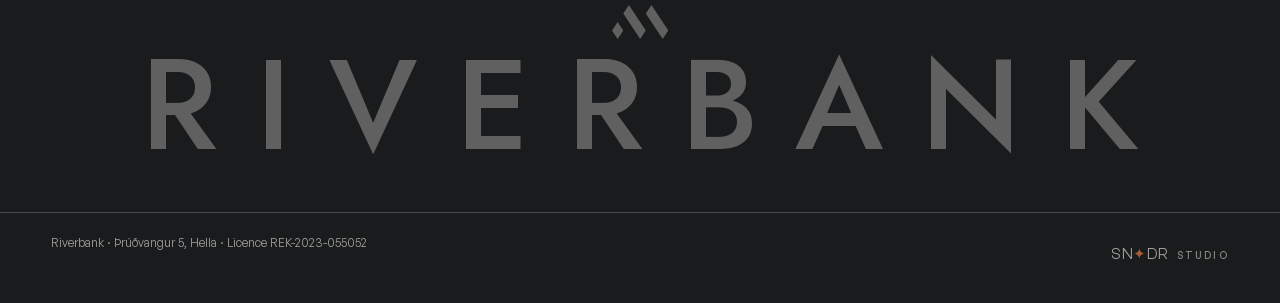
<file: one-bedroom.html>
<!DOCTYPE html>
<html lang="en">
<head>
<meta charset="UTF-8">
<meta name="robots" content="noindex, nofollow">
<meta http-equiv="refresh" content="0; url=/one-bedrooms/">
<link rel="canonical" href="/one-bedrooms/">
<title>The One-Bedrooms · Riverbank</title>
</head>
<body style="font-family:-apple-system,Segoe UI,Helvetica,Arial,sans-serif;background:#191b1c;color:#e8e7e1;margin:0;display:grid;place-items:center;min-height:100vh">
<p>This page has moved. <a href="/one-bedrooms/" style="color:#e8e7e1">The One-Bedrooms</a></p>
</body>
</html>
</file>
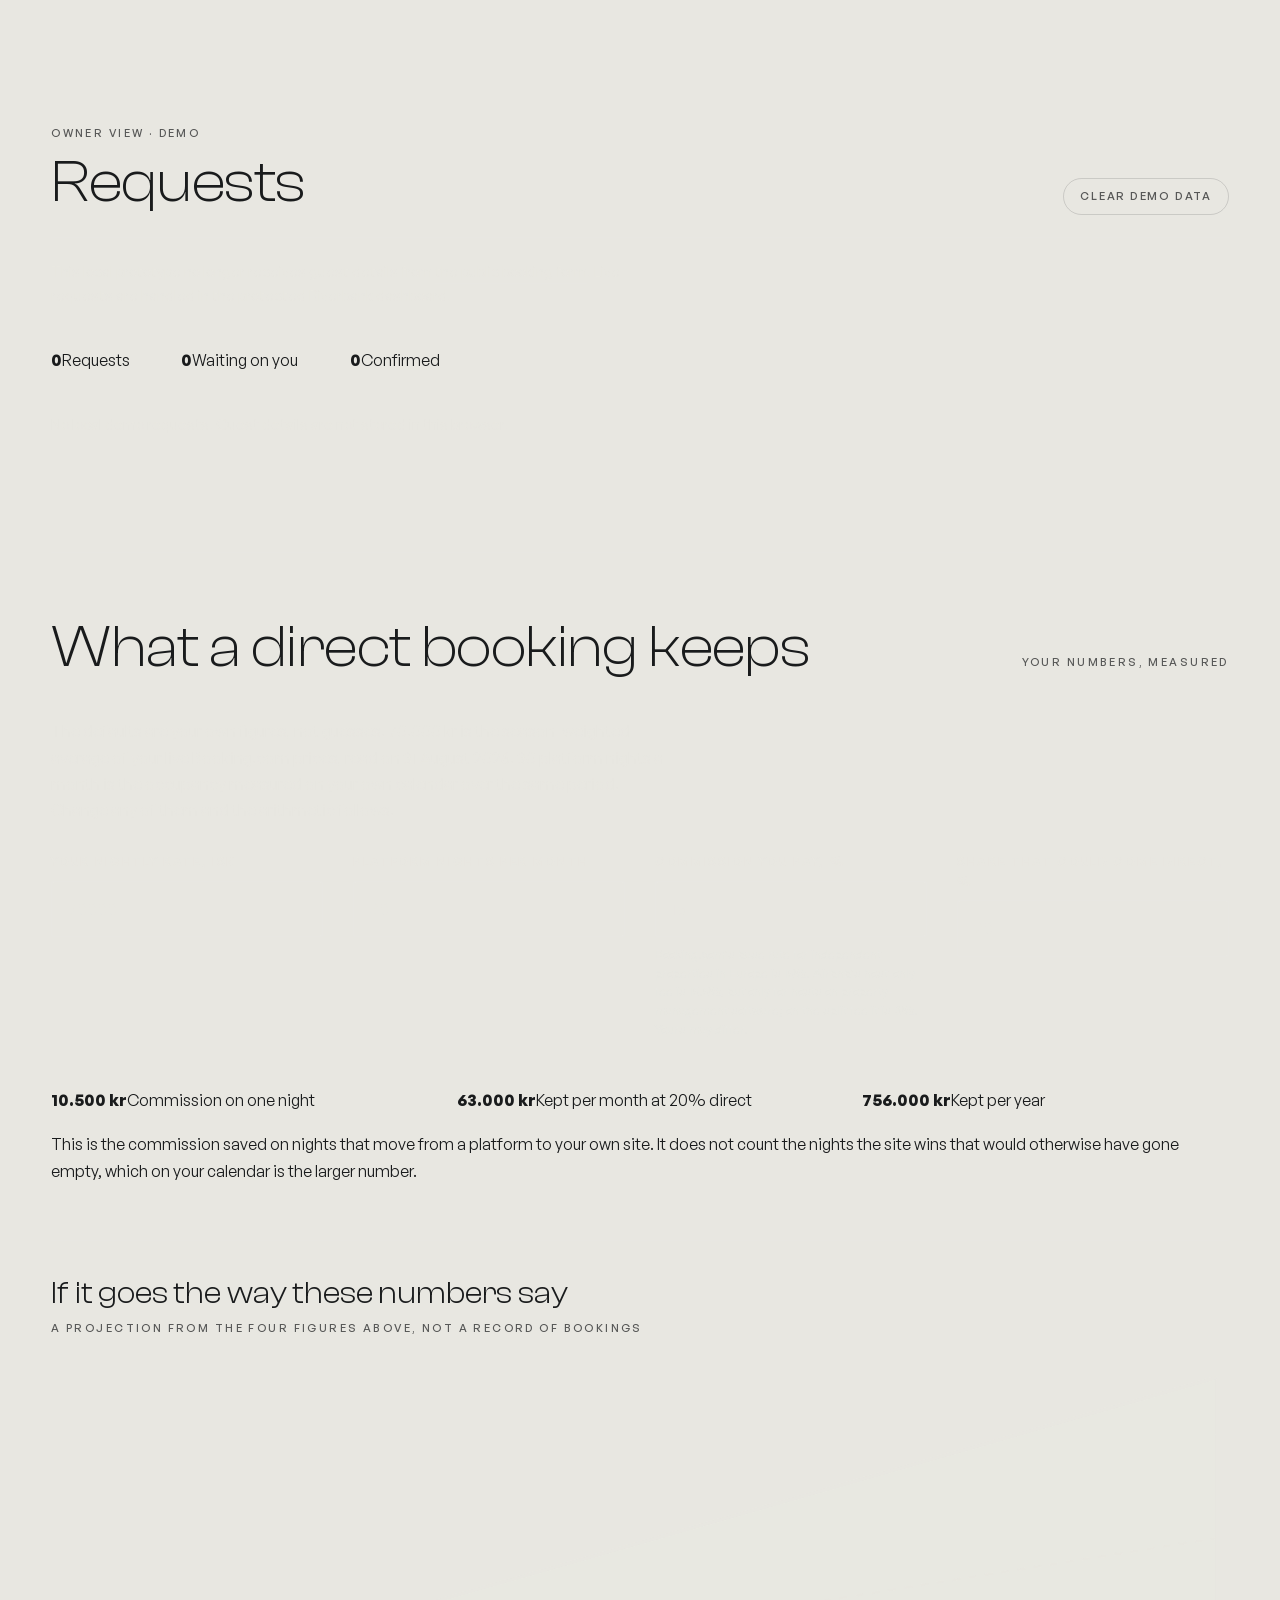
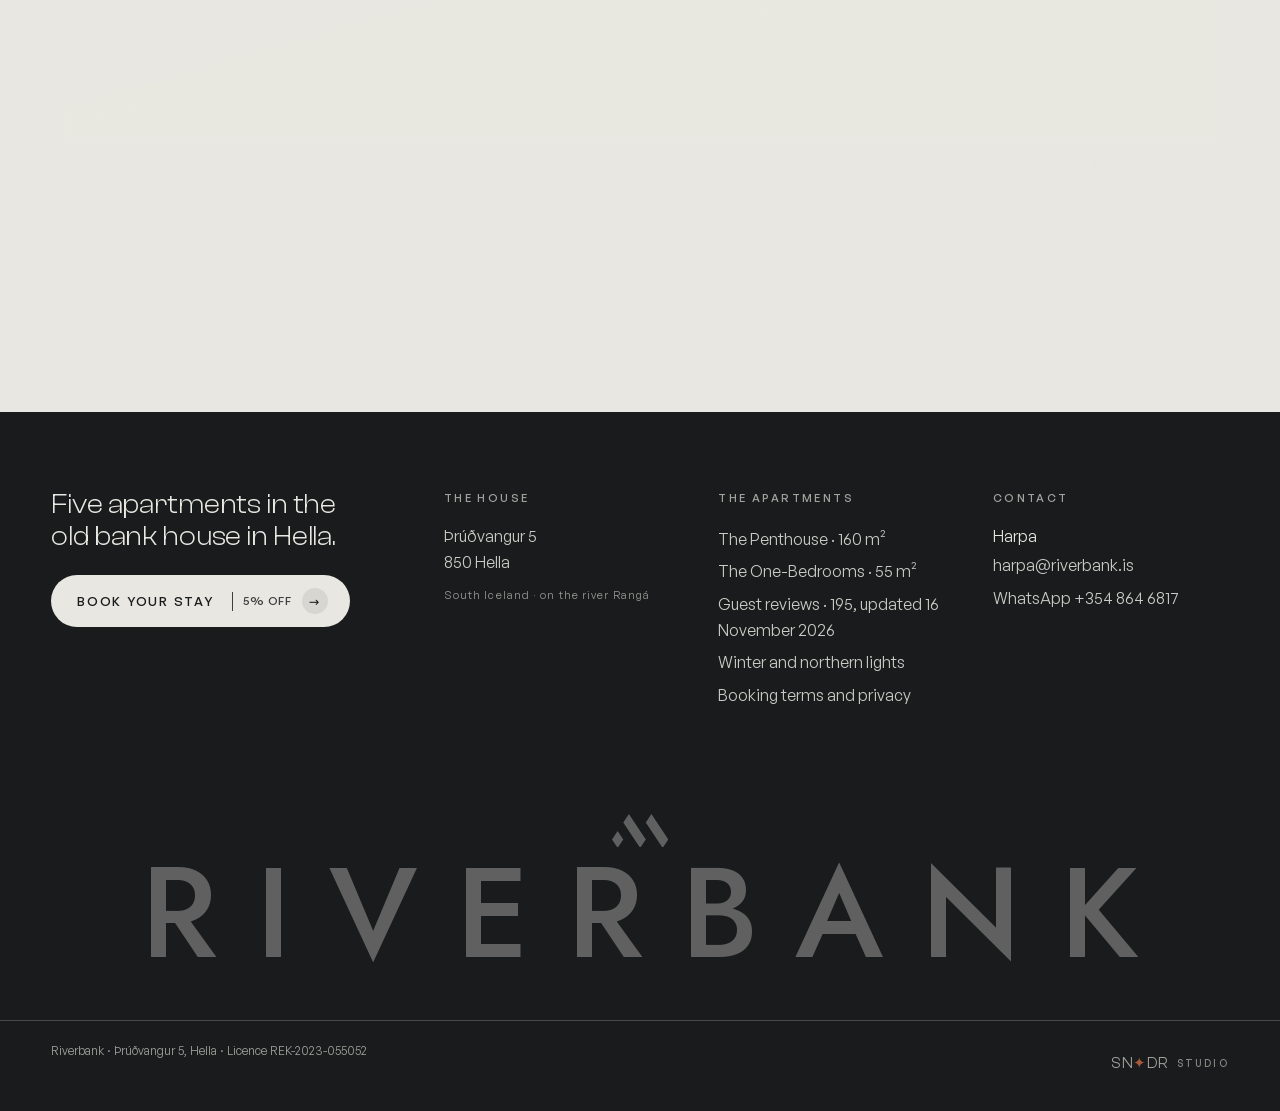
<file: stjornbord.html>
<!DOCTYPE html>
<html lang="en">
<head>
<meta charset="UTF-8">
<meta name="robots" content="noindex, nofollow">
<meta http-equiv="refresh" content="0; url=/owner/">
<link rel="canonical" href="/owner/">
<title>The owner view · Riverbank</title>
</head>
<body style="font-family:-apple-system,Segoe UI,Helvetica,Arial,sans-serif;background:#191b1c;color:#e8e7e1;margin:0;display:grid;place-items:center;min-height:100vh">
<p>This page has moved. <a href="/owner/" style="color:#e8e7e1">The owner view</a></p>
</body>
</html>
</file>
<file: assets/index-CjW06i1g.css>
@font-face{font-family:Clash Display;src:url(/assets/fonts/ClashDisplay-Variable.woff2) format("woff2-variations");font-weight:200 700;font-display:swap}@font-face{font-family:General Sans;src:url(/assets/fonts/GeneralSans-Variable.woff2) format("woff2-variations");font-weight:200 700;font-display:swap}@font-face{font-family:Riverbank Wordmark;src:url(/assets/fonts/Jost-Variable.woff2) format("woff2-variations");font-weight:400 700;font-display:swap}:root{--plaster:#E8E7E1;--vault:#191B1C;--ember:#A85B3B;--ember-deep:#8A4526;--sage:#8A9484;--ink-soft:rgba(25,27,28,.78);--ink-mute:rgba(25,27,28,.7);--pl-soft:rgba(232,231,225,.86);--pl-mute:rgba(232,231,225,.66);--hair:rgba(25,27,28,.14);--hair-pl:rgba(232,231,225,.22);--nav-h:64px;--e:cubic-bezier(.32,.72,0,1);--wrap:1440px;--pad:clamp(20px,4vw,56px)}*{margin:0;padding:0;box-sizing:border-box}html{scroll-behavior:smooth}html.lenis,html.lenis body{height:auto}.lenis.lenis-smooth{scroll-behavior:auto!important}html,body{background-color:var(--vault)}body{font-family:General Sans,ui-sans-serif,system-ui,sans-serif;font-weight:400;color:var(--vault);line-height:1.65;-webkit-font-smoothing:antialiased;overflow-x:clip}.rb-page{background:var(--plaster)}img{display:block;max-width:100%;height:auto}a{color:inherit;text-decoration:none;touch-action:manipulation;-webkit-tap-highlight-color:transparent}button{font:inherit;background:none;border:0;cursor:pointer;color:inherit;touch-action:manipulation;-webkit-tap-highlight-color:transparent}:focus-visible{outline:2px solid var(--ember-deep);outline-offset:3px}::selection{background:var(--ember);color:var(--plaster)}[id]{scroll-margin-top:76px}.rb-skip{position:fixed;top:12px;left:16px;z-index:99;background:var(--vault);color:var(--plaster);padding:10px 18px;transform:translateY(-72px);transition:transform .2s var(--e)}.rb-skip:focus{transform:translateY(0)}h1,h2,h3{text-wrap:balance}p{text-wrap:pretty}.rb-display{font-family:Clash Display,ui-sans-serif,sans-serif;font-weight:320;letter-spacing:-.01em;line-height:1.05}.rb-caps{font-weight:500;font-size:11px;letter-spacing:.22em;text-transform:uppercase}.rb-awning{position:sticky;height:env(safe-area-inset-top,0px);top:calc(-1*env(safe-area-inset-top,0px));margin-bottom:calc(-1*env(safe-area-inset-top,0px));flex:none;z-index:39;background:var(--vault);pointer-events:none}@media (min-width:841px){.rb-awning{display:none}}.rb-nav{position:fixed;inset:0 0 auto 0;height:var(--nav-h);z-index:40;display:flex;align-items:center;justify-content:space-between;padding:0 var(--pad);color:var(--plaster);transition:color .45s var(--e)}.rb-nav:before{content:"";position:absolute;top:0;right:0;bottom:0;left:0;z-index:-1;background:#e8e7e100;border-bottom:1px solid transparent;backdrop-filter:blur(0px);-webkit-backdrop-filter:blur(0px);transition:background .45s var(--e),border-color .45s var(--e),backdrop-filter .45s var(--e)}.rb-nav.is-solid{color:var(--vault)}.rb-nav.is-solid:before{background:#e8e7e1eb;border-bottom-color:var(--hair);backdrop-filter:blur(10px);-webkit-backdrop-filter:blur(10px)}.rb-nav.is-solid.is-over-dark{color:var(--plaster)}.rb-nav.is-solid.is-over-dark:before{background:#191b1ce0;border-bottom-color:var(--hair-pl)}@media (max-width:840px){.rb-nav{color:var(--plaster)!important}.rb-nav:before{background:#191b1ce0!important;border-bottom-color:var(--hair-pl)!important;backdrop-filter:blur(10px)!important;-webkit-backdrop-filter:blur(10px)!important}}.rb-brand{font-family:Riverbank Wordmark,Clash Display,sans-serif;font-weight:600;font-size:15px;letter-spacing:.3em;text-transform:uppercase;display:inline-flex;align-items:center;gap:9px}.rb-brand-mark{width:23px;height:auto;flex:none}.rb-nav-links{display:flex;gap:clamp(14px,2.4vw,34px);align-items:center}.rb-nav-links a{font-size:12.5px;letter-spacing:.14em;text-transform:uppercase;font-weight:480;opacity:.82;transition:opacity .3s}.rb-nav-links a:hover{opacity:1}.rb-nav-links a[aria-current=page]{opacity:1;border-bottom:1px solid currentColor;padding-bottom:2px}.rb-book{border:1px solid currentColor;border-radius:999px;padding:9px 22px;font-size:12px;letter-spacing:.16em;text-transform:uppercase;font-weight:500;transition:background .35s var(--e),color .35s var(--e)}.rb-nav:not(.is-over-dark).is-solid .rb-book:hover{background:var(--vault);color:var(--plaster)}.rb-nav:not(.is-solid) .rb-book:hover,.rb-nav.is-over-dark .rb-book:hover{background:var(--plaster);color:var(--vault)}.rb-book{white-space:nowrap}@media (max-width:374px){.rb-brand{font-size:13px;letter-spacing:.2em;gap:7px}.rb-brand-mark{width:20px}.rb-book{padding:9px 14px;font-size:11px;letter-spacing:.1em}}@media (max-width:840px){.rb-nav-links a:not(.rb-book){display:none}}.rb-doors{display:flex;min-height:100vh;min-height:100svh;background:var(--vault)}.rb-rl{display:block;overflow:hidden}.rb-rl-i{display:block;will-change:transform}.rb-load{display:none}html.js .rb-load{display:grid;grid-template-columns:1fr 1fr;position:absolute;top:0;right:0;bottom:0;left:0;z-index:2;pointer-events:none;overflow:hidden}html.rb-loading{overflow:hidden}.rb-load-panel{background:var(--vault);will-change:transform;transition:transform 1.05s cubic-bezier(.76,0,.24,1)}.rb-load.is-done .rb-load-panel:first-child{transform:translate(-100.5%)}.rb-load.is-done .rb-load-panel:nth-child(2){transform:translate(100.5%)}.rb-load-line{position:absolute;left:50%;transform:translate(-50%);bottom:clamp(48px,9vh,90px);width:min(240px,42vw);height:1px;background:var(--hair-pl);overflow:hidden;transition:opacity .28s linear}.rb-load-line i{display:block;height:100%;width:100%;background:var(--plaster);transform:scaleX(0);transform-origin:left;transition:transform 1.1s cubic-bezier(.33,.9,.36,1)}html.js .rb-load-line i{animation:rb-line-draw 1.5s cubic-bezier(.33,.9,.36,1) .08s both}html.js .rb-doors .rb-load.is-full .rb-load-line i{animation:none;transform:scaleX(1);transition:transform .22s linear}@keyframes rb-line-draw{0%{transform:scaleX(0)}to{transform:scaleX(.92)}}.rb-load.is-done .rb-load-line{opacity:0}html.js .rb-doors .rb-hero-mark>div{animation:rb-mark-in .95s cubic-bezier(.22,.61,.36,1) .1s both}@keyframes rb-mark-in{0%{opacity:0;transform:translateY(14px)}to{opacity:1;transform:none}}html.js .rb-doors:not(.is-revealed) .rb-door-media img{transform:scale(1.14)}html.js .rb-doors.is-revealed .rb-door-media img{transition:transform 2.6s cubic-bezier(.22,.61,.36,1)}html.js .rb-doors:not(.is-revealed) .rb-door-inner{opacity:0;transform:translateY(20px)}html.js .rb-doors.is-revealed .rb-door-inner{opacity:1;transform:none;transition:opacity .8s ease .42s,transform .8s cubic-bezier(.22,.61,.36,1) .42s}html.js.rb-loading .rb-nav{opacity:0}html.js .rb-nav{transition:opacity .6s ease .5s}@media (prefers-reduced-motion:reduce){html.js .rb-load{display:none}html.js .rb-doors .rb-hero-mark>div,html.js .rb-load-line i,html.js .rb-doors .rb-door-inner{opacity:1;transform:none;transition:none;animation:none}html.js .rb-doors:not(.is-revealed) .rb-door-media img{transform:scale(1.05)}html.js.rb-loading .rb-nav{opacity:1}}.rb-door{position:relative;flex:1 1 0;min-width:0;display:flex;align-items:flex-end;overflow:hidden;isolation:isolate;color:var(--plaster);transition:flex-grow .55s var(--e)}.rb-door-media{position:absolute;top:0;right:0;bottom:0;left:0;z-index:-2}.rb-door-media img{width:100%;height:100%;object-fit:cover;object-position:var(--focal,50% 50%);transform:scale(1.05);transition:transform 1.2s var(--e)}.rb-door:after{content:"";position:absolute;top:0;right:0;bottom:0;left:0;z-index:-1;background:linear-gradient(to top,#191b1cd1,#191b1c57 40%,#191b1c1a 78%,#191b1c42)}.rb-door+.rb-door{box-shadow:inset 1px 0 0 var(--hair-pl)}@media (hover:hover) and (pointer:fine){.rb-doors:hover .rb-door{flex-grow:1}.rb-doors .rb-door:hover{flex-grow:1.5}.rb-door:hover .rb-door-media img{transform:scale(1.12)}.rb-door:hover .rb-door-name{font-variation-settings:"wght" 560}}.rb-door:has(.rb-door-link:focus-visible){outline:2px solid var(--plaster);outline-offset:-4px}.rb-door-link{display:block;color:inherit}.rb-door-cover{position:absolute;top:0;right:0;bottom:0;left:0;z-index:1}.rb-door-link:focus-visible{outline:none}.rb-door-inner{padding:clamp(20px,3vw,44px);width:100%}.rb-door-loc{font-size:10.5px;letter-spacing:.24em;text-transform:uppercase;font-weight:500;opacity:.78;margin:10px 0 0;min-height:2.6em}.rb-door-from{font-size:10.5px;letter-spacing:.24em;text-transform:uppercase;font-weight:500;opacity:.95;margin:6px 0 0}.rb-door-name{font-family:Clash Display,sans-serif;font-size:clamp(1.5rem,2.8vw,2.7rem);font-weight:320;letter-spacing:-.005em;line-height:1.08;font-variation-settings:"wght" 320;transition:font-variation-settings .55s var(--e)}.rb-door-kind{font-size:13px;opacity:.72;margin-top:8px}.rb-hero-mark{position:absolute;top:0;right:0;bottom:0;left:0;z-index:3;pointer-events:none;display:grid;place-items:center;color:var(--plaster);text-align:center}.rb-hero-glyph{display:block;width:clamp(38px,6.4vw,84px);height:auto;margin:0 auto clamp(10px,1.6vw,18px)}.rb-hero-mark h1{font-family:Riverbank Wordmark,Clash Display,sans-serif;font-weight:500;letter-spacing:.3em;text-indent:.3em;text-transform:uppercase;font-size:clamp(2.4rem,7.2vw,6.4rem);line-height:1}.rb-hero-mark p{font-size:clamp(.8rem,1.2vw,.95rem);letter-spacing:.26em;text-indent:.26em;text-transform:uppercase;font-weight:450;opacity:.85;margin-top:16px}@media (max-width:840px){.rb-door-inner{padding:0 12px 18px;display:flex;flex-direction:column;align-items:stretch;gap:6px}.rb-door-loc{font-size:8px;letter-spacing:.12em;margin:5px 0 0;opacity:.72;min-height:26px}.rb-door-from{font-size:8px;letter-spacing:.12em;margin:3px 0 0;opacity:.9;min-height:20px}.rb-door-name{font-size:clamp(15px,4.4vw,20px);line-height:1.14}.rb-door-kind{display:none}.rb-door:after{background:linear-gradient(to top,#191b1ceb,#191b1c85 26%,#191b1c1f 62%,#191b1c57)}.rb-hero-mark h1{font-size:clamp(2rem,11vw,3.8rem);letter-spacing:.22em;text-indent:.22em}.rb-hero-mark p{font-size:9.5px;letter-spacing:.16em;text-indent:.16em;padding-inline:16px;margin-top:10px}}.rb-wrap{max-width:var(--wrap);margin-inline:auto;padding-inline:var(--pad)}.rb-section{padding-block:clamp(88px,11vw,168px)}.rb-rule-head{display:flex;justify-content:space-between;align-items:baseline;border-top:1px solid var(--hair);padding-top:18px;margin-bottom:clamp(36px,5vw,72px)}@media (max-width:720px){.rb-rule-head{flex-direction:column;align-items:flex-start;gap:12px}.rb-rule-head .rb-caps{margin:0}}.rb-dark .rb-rule-head{border-top-color:var(--hair-pl)}.rb-h2{font-family:Clash Display,sans-serif;font-weight:320;letter-spacing:-.01em;line-height:1.06;font-size:clamp(2rem,4.6vw,4.2rem)}.rb-h3{font-family:Clash Display,sans-serif;font-weight:360;letter-spacing:-.005em;line-height:1.12;font-size:clamp(1.4rem,2.4vw,2.2rem)}.rb-body{color:var(--ink-soft);max-width:62ch}.rb-dark .rb-body{color:var(--pl-soft)}.rb-mute{color:var(--ink-mute)}.rb-dark{background:var(--vault);color:var(--plaster)}.rb-dark .rb-mute{color:var(--pl-mute)}.rb-frame{position:relative;overflow:hidden;--clip:0%;background:#d6d4cc}.rb-frame img{width:100%;height:100%;object-fit:cover}.js .rb-frame[data-reveal] img{transform:scale(1.02)}.js .rb-frame[data-reveal]{will-change:transform,filter,opacity}.js .rb-frame[data-reveal].is-settled{will-change:auto}.rb-frame figcaption{border-top:1px solid var(--hair);padding-top:8px;margin-top:10px;font-size:10.5px;letter-spacing:.18em;text-transform:uppercase;font-weight:500;color:var(--ink-mute)}.rb-dark .rb-frame figcaption{border-top-color:var(--hair-pl);color:var(--pl-mute)}.rb-statement{text-align:center}.rb-statement .rb-display{font-size:clamp(1.9rem,4.4vw,4rem);max-width:24ch;margin-inline:auto}.rb-inline-img{display:inline-block;vertical-align:middle;width:clamp(72px,9vw,150px);height:.82em;border-radius:999px;overflow:hidden;margin-inline:.12em;transform:translateY(-.06em)}.rb-inline-img img{width:100%;height:100%;object-fit:cover}.rb-statement p.rb-body{margin:28px auto 0;text-align:center}.rb-band{position:relative;isolation:isolate;color:var(--plaster)}.rb-band-media{position:relative;overflow:hidden;min-height:78vh;min-height:78svh}.rb-band-media img{position:absolute;top:0;right:0;bottom:0;left:0;width:100%;height:100%;object-fit:cover}.rb-band-media:after{content:"";position:absolute;top:0;right:0;bottom:0;left:0;background:linear-gradient(75deg,#191b1cb8,#191b1c47 46%,#191b1c0d)}.rb-band-panel{position:absolute;left:var(--pad);bottom:clamp(28px,4vw,56px);z-index:2;max-width:560px;padding-right:var(--pad)}.rb-band-panel .rb-caps{opacity:.8}.rb-band-panel h3{font-family:Clash Display,sans-serif;font-weight:320;font-size:clamp(2rem,4vw,3.6rem);line-height:1.04;margin:10px 0 14px}.rb-band-panel p{color:var(--pl-soft);max-width:46ch}.rb-band-meta{display:flex;gap:26px;margin-top:20px;flex-wrap:wrap}.rb-band-meta div{font-size:13px;color:var(--pl-mute)}.rb-band-meta strong{display:block;font-weight:500;font-size:16px;color:var(--plaster)}.rb-cta-row{display:flex;gap:14px;margin-top:26px;flex-wrap:wrap}.rb-btn{display:inline-flex;align-items:center;gap:10px;border-radius:999px;padding:13px 26px;font-size:12.5px;letter-spacing:.14em;text-transform:uppercase;font-weight:520;transition:transform .16s var(--e),background .35s var(--e),color .35s var(--e)}.rb-btn:active{transform:scale(.98)}.rb-btn-solid{background:var(--plaster);color:var(--vault)}.rb-btn-solid:hover{background:#fff}.rb-btn-line{border:1px solid var(--hair-pl);color:var(--plaster)}.rb-btn-line:hover{background:#e8e7e11f}.rb-on-light .rb-btn-solid{background:var(--vault);color:var(--plaster)}.rb-on-light .rb-btn-solid:hover{background:#000}.rb-on-light .rb-btn-line{border-color:var(--hair);color:var(--vault)}.rb-on-light .rb-btn-line:hover{background:#191b1c0f}.rb-btn .rb-btn-ico{width:26px;height:26px;border-radius:999px;display:grid;place-items:center;background:#191b1c14;transition:transform .3s var(--e)}.rb-btn-line .rb-btn-ico,.rb-dark .rb-btn-line .rb-btn-ico{background:#e8e7e124}@media (hover:hover) and (pointer:fine){.rb-btn:hover .rb-btn-ico{transform:translate(2px,-1px)}}@media (max-width:840px){.rb-band-media:after{background:linear-gradient(to top,#191b1cd6,#191b1c7a 55%,#191b1c24)}}.rb-split{display:grid;grid-template-columns:minmax(0,1.05fr) minmax(0,1fr);gap:clamp(28px,4vw,72px);align-items:center}.rb-split-photos{display:grid;grid-template-columns:minmax(0,1fr) minmax(0,.72fr);gap:14px;align-items:start}.rb-split-photos .rb-frame:first-child{grid-column:1/-1;aspect-ratio:16/9}.rb-split-photos .rb-frame:nth-child(2){aspect-ratio:4/3}.rb-split-photos .rb-frame:nth-child(3){aspect-ratio:1/1}@media (max-width:840px){.rb-split{grid-template-columns:1fr}}.rb-offset{display:grid;grid-template-columns:repeat(12,minmax(0,1fr));gap:clamp(14px,2vw,28px)}.rb-offset-copy{grid-column:1/5;align-self:end;padding-bottom:clamp(10px,2vw,30px)}.rb-offset-a{grid-column:5/13;aspect-ratio:16/9}.rb-offset-row2{grid-column:6/13;display:grid;grid-template-columns:minmax(0,1fr) minmax(0,1fr);gap:inherit;align-items:start}.rb-offset-row2 .rb-frame{aspect-ratio:3/4}@media (max-width:840px){.rb-offset{grid-template-columns:1fr}.rb-offset-copy,.rb-offset-a,.rb-offset-row2{grid-column:1/-1;margin-top:0}}.rb-strip{display:grid;grid-template-columns:repeat(12,minmax(0,1fr));gap:clamp(16px,2vw,30px);padding-inline:var(--pad);align-items:start}.rb-strip>figure{min-width:0}.rb-strip>figure:nth-child(1){grid-column:1 / span 6}.rb-strip>figure:nth-child(2){grid-column:8 / span 5;margin-top:clamp(48px,9vw,150px)}.rb-strip>figure:nth-child(1) .rb-frame{aspect-ratio:4/5}.rb-strip>figure:nth-child(2) .rb-frame{aspect-ratio:3/4}.rb-strip .rb-frame img{transition:transform .8s var(--e)}@media (hover:hover) and (pointer:fine){.rb-strip .rb-frame:hover img{transform:scale(1.05)}}@media (max-width:840px){.rb-strip{grid-template-columns:1fr;gap:clamp(20px,5vw,32px)}.rb-strip>figure:nth-child(1),.rb-strip>figure:nth-child(2){grid-column:1 / -1;margin-top:0}.rb-strip>figure:nth-child(1) .rb-frame,.rb-strip>figure:nth-child(2) .rb-frame{aspect-ratio:3/2}}.rb-stat{display:flex;align-items:baseline;gap:18px;flex-wrap:wrap;margin-bottom:clamp(30px,4vw,54px)}.rb-stat strong{font-family:Clash Display,sans-serif;font-variant-numeric:tabular-nums;font-weight:280;font-size:clamp(3.6rem,8vw,7rem);letter-spacing:-.01em;line-height:1}.rb-stat span{max-width:26ch;font-size:14px;color:var(--ink-mute);line-height:1.5}.rb-dark .rb-stat span{color:var(--pl-mute)}.rb-specs{display:grid;grid-template-columns:repeat(auto-fit,minmax(200px,1fr));gap:clamp(20px,3vw,44px)}.rb-spec{border-top:1px solid var(--hair);padding-top:16px}.rb-dark .rb-spec{border-top-color:var(--hair-pl)}.rb-spec strong{display:block;font-family:Clash Display,sans-serif;font-weight:340;font-size:clamp(1.5rem,2.4vw,2.1rem);line-height:1.1;margin-bottom:8px;font-variant-numeric:tabular-nums}.rb-spec span{font-size:13.5px;color:var(--ink-mute)}.rb-dark .rb-spec span{color:var(--pl-mute)}.rb-quotes-head{display:flex;justify-content:space-between;align-items:baseline;gap:20px;flex-wrap:wrap}.rb-rotator{position:relative;border-top:1px solid var(--hair);padding-top:22px}.rb-dark .rb-rotator{border-top-color:var(--hair-pl)}.rb-rotator-src{font-size:11px;letter-spacing:.2em;text-transform:uppercase;font-weight:520;color:var(--ink-mute);margin-bottom:16px}.rb-dark .rb-rotator-src{color:var(--pl-mute)}.rb-rotator-stage{position:relative;display:grid}.rb-slide{grid-area:1/1;opacity:0;visibility:hidden;transform:translateY(8px);transition:opacity .3s var(--e),transform .3s var(--e),visibility 0s linear .3s}.rb-slide.is-on{opacity:1;visibility:visible;transform:none;transition:opacity .5s var(--e),transform .5s var(--e),visibility 0s linear 0s}.rb-slide blockquote{font-weight:380;font-size:clamp(1.05rem,1.5vw,1.3rem);line-height:1.5;max-width:56ch}.rb-slide cite{display:block;font-style:normal;margin-top:14px;font-size:11.5px;letter-spacing:.14em;text-transform:uppercase;color:var(--ink-mute)}.rb-dark .rb-slide cite{color:var(--pl-mute)}.rb-dots{display:flex;gap:7px;margin-top:20px}.rb-dot{width:22px;height:2px;background:#191b1c33;border-radius:2px;padding:0;transition:background .4s var(--e)}.rb-dark .rb-dot{background:#e8e7e13d}.rb-dot.is-on{background:var(--ember-deep)}.rb-dark .rb-dot.is-on{background:var(--plaster)}.rb-dot:hover{background:#191b1c6b}.rb-dark .rb-dot:hover{background:#e8e7e18c}.rb-pause{display:inline-flex;align-items:center;gap:9px;border:1px solid var(--hair);border-radius:999px;padding:8px 16px;font-size:11px;letter-spacing:.16em;text-transform:uppercase;font-weight:520;color:var(--ink-mute);transition:color .3s var(--e),border-color .3s var(--e)}.rb-dark .rb-pause{border-color:var(--hair-pl);color:var(--pl-mute)}.rb-pause:hover{color:var(--vault);border-color:#191b1c66}.rb-dark .rb-pause:hover{color:var(--plaster);border-color:#e8e7e180}.rb-pause-ico{width:8px;height:9px;border-left:2px solid currentColor;border-right:2px solid currentColor}.rb-pause[aria-pressed=true] .rb-pause-ico{border:0;width:0;height:0;border-left:7px solid currentColor;border-top:5px solid transparent;border-bottom:5px solid transparent}.rb-footer{background:var(--vault);color:var(--plaster);position:relative;isolation:isolate}.rb-footer-body{padding-top:clamp(48px,6vw,84px)}.rb-footer-grid{display:grid;grid-template-columns:repeat(4,minmax(0,1fr));gap:clamp(24px,3vw,48px)}.rb-footer h2{font-size:11px;letter-spacing:.22em;text-transform:uppercase;font-weight:520;color:var(--pl-mute);margin-bottom:16px}.rb-footer a{display:block;padding:3px 0;color:var(--pl-soft);transition:color .3s var(--e)}.rb-footer a:hover{color:#fff}.rb-footer address{font-style:normal;color:var(--pl-soft)}.rb-footer-geo{margin-top:10px;font-size:11px;letter-spacing:.1em;color:#e8e7e19e;font-variant-numeric:tabular-nums}.rb-footer-mark{margin-top:clamp(56px,8vw,110px);padding-inline:var(--pad)}.rb-footer-glyph{display:block;width:clamp(30px,4.4vw,58px);height:auto;margin:0 auto clamp(8px,1.2vw,14px);color:#e8e7e157}.rb-footer-word{display:block;overflow:hidden;line-height:.82;font-family:Riverbank Wordmark,Clash Display,sans-serif;font-weight:500;letter-spacing:.3em;text-indent:.3em;text-transform:uppercase;text-align:center;font-size:clamp(2rem,10vw,8rem);color:#e8e7e157;padding-bottom:.08em}.rb-footer-base{border-top:1px solid var(--hair-pl);margin-top:clamp(26px,3.4vw,44px);padding:20px var(--pad) calc(26px + env(safe-area-inset-bottom));display:flex;justify-content:space-between;gap:16px;flex-wrap:wrap;font-size:12px;color:var(--pl-mute)}@media (max-width:840px){.rb-footer-grid{grid-template-columns:repeat(2,minmax(0,1fr))}}.rb-prop-hero{position:relative;min-height:100vh;min-height:100svh;display:flex;align-items:flex-end;color:var(--plaster);isolation:isolate;overflow:hidden}.rb-prop-hero-media{position:absolute;top:0;right:0;bottom:0;left:0;z-index:-2}.rb-prop-hero-media img{width:100%;height:100%;object-fit:cover}.rb-prop-hero:after{content:"";position:absolute;top:0;right:0;bottom:0;left:0;z-index:-1;background:radial-gradient(120% 90% at 30% 88%,#191b1ca8,#191b1c3d 46%,#191b1c00 74%),linear-gradient(to top,#191b1c8c,#191b1c14 42%,#191b1c4d)}.rb-prop-hero-inner{width:100%;max-width:var(--wrap);margin-inline:auto;padding:0 var(--pad) clamp(36px,5vw,72px)}.rb-prop-hero-inner .rb-caps{opacity:.8}.rb-prop-hero-inner h1{font-family:Clash Display,sans-serif;font-weight:320;letter-spacing:-.012em;line-height:.98;font-size:clamp(2.6rem,7vw,6rem);margin:14px 0 18px;max-width:14ch}.rb-prop-hero-inner h1 .rb-h1-caps{display:block;margin:-14px 0 14px;font-family:General Sans,sans-serif;line-height:1.65;letter-spacing:.22em}.rb-prop-hero-inner .rb-lede{max-width:46ch;color:var(--pl-soft);font-size:clamp(1rem,1.3vw,1.15rem)}.rb-intro{display:grid;grid-template-columns:minmax(0,1fr) minmax(0,.62fr);gap:clamp(30px,5vw,90px)}.rb-intro-copy .rb-h2{max-width:18ch}.rb-intro-copy .rb-body{margin-top:26px}.rb-intro .rb-frame{aspect-ratio:3/4;max-width:min(40vw,460px)}@media (max-width:840px){.rb-intro{grid-template-columns:1fr}.rb-intro .rb-frame{max-width:100%;aspect-ratio:4/5}}.rb-rooms{border-top:1px solid var(--hair)}.rb-dark .rb-rooms{border-top-color:var(--hair-pl)}.rb-room{display:grid;grid-template-columns:minmax(0,.55fr) minmax(0,1fr) minmax(0,1fr);gap:clamp(20px,3vw,54px);align-items:center;padding-block:clamp(30px,4vw,54px);border-bottom:1px solid var(--hair)}.rb-dark .rb-room{border-bottom-color:var(--hair-pl)}.rb-room-n{font-family:Clash Display,sans-serif;font-weight:260;font-size:clamp(2.4rem,5vw,4.4rem);line-height:1;color:var(--ink-mute)}.rb-dark .rb-room-n{color:var(--pl-mute)}.rb-room-copy h3{margin-bottom:12px}.rb-room-specs{display:flex;gap:22px;flex-wrap:wrap;margin-top:16px}.rb-room-specs div{font-size:13px;color:var(--ink-mute)}.rb-dark .rb-room-specs div{color:var(--pl-mute)}.rb-room-specs strong{display:block;font-weight:500;font-size:15px;color:var(--vault)}.rb-dark .rb-room-specs strong{color:var(--plaster)}.rb-room .rb-frame{aspect-ratio:16/10}.rb-room-photos{grid-column:1/-1;order:4;display:grid;grid-template-columns:repeat(4,minmax(0,1fr));gap:10px;margin-top:clamp(4px,1vw,12px)}.rb-room-photos .rb-frame{aspect-ratio:3/2;margin:0}@media (max-width:840px){.rb-room-photos{grid-template-columns:repeat(2,minmax(0,1fr));gap:8px}}.rb-statement-host{margin-top:14px}.rb-footer-host{margin:0}.rb-room:nth-child(2n){grid-template-columns:minmax(0,1fr) minmax(0,1fr) minmax(0,.55fr)}.rb-room:nth-child(2n) .rb-room-n{order:3;text-align:right}.rb-room:nth-child(2n) .rb-frame{order:1}.rb-room:nth-child(2n) .rb-room-copy{order:2}@media (max-width:840px){.rb-room,.rb-room:nth-child(2n){grid-template-columns:1fr}.rb-room-n,.rb-room:nth-child(2n) .rb-room-n{order:0;text-align:left}.rb-room:nth-child(2n) .rb-frame{order:0}}.rb-climb{position:relative;overflow:hidden;height:clamp(340px,58vh,620px)}.rb-climb img{position:absolute;left:0;top:0;width:100%;height:185%;object-fit:cover;will-change:transform}.rb-climb-caption{position:absolute;left:var(--pad);bottom:26px;z-index:2;color:var(--plaster);font-size:10.5px;letter-spacing:.24em;text-transform:uppercase;font-weight:520;text-shadow:0 1px 12px rgba(25,27,28,.5)}.rb-pan{position:relative;overflow:hidden;height:clamp(320px,56vh,580px);background:var(--vault)}.rb-pan-track{position:absolute;top:0;left:0;height:100%;display:flex;will-change:transform}.rb-pan-track img{height:100%;width:auto;max-width:none;object-fit:cover;flex:0 0 auto}.rb-pan-caption{position:absolute;left:var(--pad);bottom:24px;z-index:2;color:var(--plaster);font-size:10.5px;letter-spacing:.24em;text-transform:uppercase;font-weight:520;text-shadow:0 1px 12px rgba(25,27,28,.6)}.rb-two{display:grid;grid-template-columns:minmax(0,1fr) minmax(0,1fr);gap:clamp(20px,3vw,44px)}.rb-two .rb-frame{aspect-ratio:4/3}.rb-two-copy{grid-column:1/-1;max-width:62ch}@media (max-width:840px){.rb-two{grid-template-columns:1fr}}.rb-sib{display:grid;grid-template-columns:minmax(0,1fr);gap:clamp(14px,2vw,26px)}.rb-sib a{position:relative;display:flex;align-items:flex-end;min-height:340px;overflow:hidden;isolation:isolate;color:var(--plaster)}.rb-sib a img{position:absolute;top:0;right:0;bottom:0;left:0;z-index:-2;width:100%;height:100%;object-fit:cover;transform:scale(1.04);transition:transform 1s var(--e)}.rb-sib a:after{content:"";position:absolute;top:0;right:0;bottom:0;left:0;z-index:-1;background:linear-gradient(to top,#191b1cc7,#191b1c1f 60%)}@media (hover:hover) and (pointer:fine){.rb-sib a:hover img{transform:scale(1.1)}}.rb-sib-inner{padding:clamp(18px,2.6vw,34px)}.rb-sib-inner .rb-caps{opacity:.75}.rb-sib-inner h3{font-family:Clash Display,sans-serif;font-weight:340;font-size:clamp(1.4rem,2.2vw,2rem);margin-top:8px}.rb-bookend{text-align:center}.rb-bookend .rb-h2{max-width:20ch;margin-inline:auto}.rb-bookend .rb-body{margin:22px auto 0}.rb-bookend .rb-cta-row{justify-content:center;margin-top:34px}.rb-bookend-note{margin-top:26px;font-size:14px;color:var(--pl-mute)}.rb-bookend-tel{display:inline-flex;align-items:center;min-height:44px;padding-inline:4px;color:var(--pl-soft);border-bottom:1px solid var(--hair-pl)}.rb-bookend-tel:hover{color:#fff}.rb-sheet-scrim{position:fixed;top:0;right:0;bottom:0;left:0;z-index:60;background:#191b1c9e;opacity:0;transition:opacity .28s var(--e);-webkit-backdrop-filter:blur(2px);backdrop-filter:blur(2px)}.rb-sheet-scrim.is-on{opacity:1}.rb-sheet{position:fixed;left:0;right:0;bottom:0;z-index:61;background:var(--vault);color:var(--plaster);border-top:1px solid var(--hair-pl);border-radius:14px 14px 0 0;padding:22px var(--pad) calc(20px + env(safe-area-inset-bottom));max-height:86vh;max-height:86svh;overflow-y:auto;overscroll-behavior:contain;transform:translateY(100%);transition:transform .34s var(--e);box-shadow:0 -18px 50px #00000080}.rb-sheet.is-on{transform:translateY(0)}.rb-sheet:before{content:"";display:block;width:38px;height:3px;border-radius:3px;background:#e8e7e14d;margin:-8px auto 16px}.rb-sheet-close{position:absolute;top:14px;right:calc(var(--pad) - 6px);width:40px;height:40px;display:grid;place-items:center;border-radius:999px}.rb-sheet-close span{position:relative;display:block;width:15px;height:15px}.rb-sheet-close span:before,.rb-sheet-close span:after{content:"";position:absolute;top:7px;left:0;width:15px;height:1px;background:var(--plaster)}.rb-sheet-close span:before{transform:rotate(45deg)}.rb-sheet-close span:after{transform:rotate(-45deg)}.rb-sheet-loc{font-size:9.5px;letter-spacing:.22em;text-transform:uppercase;font-weight:520;color:var(--pl-mute)}.rb-sheet-name{font-family:Clash Display,sans-serif;font-weight:340;font-size:clamp(1.5rem,6.4vw,2rem);line-height:1.06;letter-spacing:-.01em;margin:8px 0 10px;padding-right:44px}.rb-sheet-lede{color:var(--pl-soft);font-size:14.5px;line-height:1.55;max-width:46ch}.rb-sheet-shots{display:grid;grid-template-columns:repeat(3,minmax(0,1fr));gap:8px;margin:18px 0}.rb-sheet-shots img{width:100%;aspect-ratio:3/4;object-fit:cover;border-radius:3px}.rb-sheet-facts{display:grid;gap:0;margin-bottom:20px}.rb-sheet-facts>div{display:flex;justify-content:space-between;align-items:baseline;gap:16px;padding:11px 0;border-bottom:1px solid var(--hair-pl)}.rb-sheet-facts dt{font-weight:480;font-size:14.5px}.rb-sheet-facts dd{font-size:12.5px;color:var(--pl-mute);text-align:right}.rb-sheet-go{width:100%;justify-content:center}.rb-doors.is-picking .rb-door{opacity:.42;transition:opacity .3s var(--e)}.rb-doors.is-picking .rb-door.is-picked{opacity:1}@media (min-width:841px){.rb-sheet,.rb-sheet-scrim{display:none!important}}@media (prefers-reduced-motion:reduce){.rb-sheet,.rb-sheet-scrim{transition:none}}.rb-door-peek{display:none}@media (max-width:840px){.rb-door-peek{display:inline-flex;align-items:center;gap:9px;position:relative;z-index:2;width:auto;min-height:44px;padding:0;border:0;background:none;-webkit-backdrop-filter:none;backdrop-filter:none;color:var(--plaster);font-size:10px;letter-spacing:.2em;text-transform:uppercase;font-weight:500;opacity:.86}.rb-door-peek:after{content:"";display:block;width:18px;height:1px;background:currentColor;opacity:.75;transition:width .35s var(--e)}.rb-door-peek:active{transform:none;opacity:1}.rb-door-peek:active:after{width:30px}.rb-door.is-picked .rb-door-peek{opacity:1}.rb-door.is-picked .rb-door-peek:after{width:30px;opacity:1}}@media (prefers-reduced-motion:reduce){*,*:before,*:after{animation-duration:.01ms!important;transition-property:color,background-color,border-color,opacity,box-shadow!important;transition-duration:.2s!important;transition-delay:0s!important}.rb-climb img{height:100%;position:absolute}.js .rb-frame[data-reveal]{clip-path:none}.js .rb-frame[data-reveal] img,.rb-slide{transform:none}.rb-doors .rb-door:hover{flex-grow:1}.rb-door-media img,.rb-sib a img,.rb-strip .rb-frame img{transform:none}}@media (max-width:840px){.rb-brand{display:inline-flex;align-items:center;min-height:44px}.rb-book{min-height:44px;display:inline-flex;align-items:center}.rb-pause{min-height:44px}.rb-dot{height:44px;padding:21px 6px;background-clip:content-box;box-sizing:border-box}.rb-footer a{padding:11px 0;min-height:44px;display:flex;align-items:center}.rb-footer-grid a{width:fit-content}.rb-strip>figure a{min-height:44px}}.rb-bookhead{padding-block:clamp(96px,10vw,150px) clamp(40px,5vw,70px)}.rb-bookhead-grid{display:grid;grid-template-columns:minmax(0,1fr) minmax(0,.62fr);gap:clamp(30px,5vw,90px);align-items:end}.rb-bookhead .rb-frame{aspect-ratio:4/3}.rb-assure{list-style:none;margin-top:30px;display:grid;gap:14px;max-width:52ch}.rb-assure li{border-top:1px solid var(--hair);padding-top:12px;font-size:14px;color:var(--ink-mute)}.rb-assure strong{display:block;font-weight:520;font-size:15px;color:var(--vault);margin-bottom:2px}@media (max-width:840px){.rb-bookhead-grid{grid-template-columns:1fr}}.rb-form-grid{display:grid;grid-template-columns:repeat(2,minmax(0,1fr));gap:clamp(18px,2.4vw,30px)}.rb-field-wide{grid-column:1/-1}.rb-field label{display:block;font-size:12px;letter-spacing:.14em;text-transform:uppercase;font-weight:520;color:var(--pl-mute);margin-bottom:9px}.rb-optional{text-transform:none;letter-spacing:.02em;font-weight:400;color:#e8e7e19e;font-size:11.5px}.rb-field input,.rb-field select,.rb-field textarea{width:100%;min-height:52px;padding:14px 16px;background:#e8e7e10f;color:var(--plaster);border:1px solid var(--hair-pl);border-radius:3px;font:inherit;font-size:16px;transition:border-color .3s var(--e),background .3s var(--e)}.rb-field textarea{min-height:96px;resize:vertical;line-height:1.55}.rb-field select{-webkit-appearance:none;-moz-appearance:none;appearance:none;background-image:linear-gradient(45deg,transparent 50%,var(--pl-mute) 50%),linear-gradient(135deg,var(--pl-mute) 50%,transparent 50%);background-position:calc(100% - 21px) calc(50% + 2px),calc(100% - 16px) calc(50% + 2px);background-size:5px 5px,5px 5px;background-repeat:no-repeat;padding-right:44px}.rb-field select{color-scheme:dark}.rb-field select option{background-color:var(--vault);color:var(--plaster)}.rb-field input:focus,.rb-field select:focus,.rb-field textarea:focus{border-color:var(--plaster);background:#e8e7e11a;outline:none}.rb-field input:focus-visible,.rb-field select:focus-visible,.rb-field textarea:focus-visible{outline:2px solid var(--plaster);outline-offset:2px}.rb-field input::placeholder,.rb-field textarea::placeholder{color:#e8e7e173}.rb-help{margin-top:8px;font-size:12.5px;color:#e8e7e18c;line-height:1.5}.rb-form-error{margin-top:22px;padding:13px 16px;border-radius:3px;background:#a85b3b2e;border:1px solid rgba(168,91,59,.5);color:#f2c6b0;font-size:14.5px}.rb-form-foot{margin-top:16px;font-size:13px;color:#e8e7e18c;max-width:60ch}.rb-form input[type=date]{color-scheme:dark}@media (max-width:600px){.rb-form-grid{grid-template-columns:1fr}}.rb-receipt{max-width:640px}.rb-receipt-facts{display:grid;margin:24px 0 18px}.rb-receipt-facts>div{display:flex;justify-content:space-between;align-items:baseline;gap:18px;padding:12px 0;border-bottom:1px solid var(--hair-pl)}.rb-receipt-facts dt{font-size:12.5px;letter-spacing:.1em;text-transform:uppercase;color:#e8e7e18c}.rb-receipt-facts dd{font-size:15px;font-weight:480;text-align:right}.rb-receipt-ref{font-size:12px;letter-spacing:.16em;text-transform:uppercase;color:#e8e7e173;font-variant-numeric:tabular-nums}.rb-receipt:focus{outline:none}body.rb-owner{background:var(--vault);color:var(--plaster)}.rb-owner-main{padding-block:calc(var(--nav-h) + clamp(34px,5vw,60px)) clamp(70px,9vw,120px)}.rb-owner-head{display:flex;justify-content:space-between;align-items:flex-end;gap:20px;flex-wrap:wrap;border-bottom:1px solid var(--hair-pl);padding-bottom:22px}.rb-owner .rb-mute{color:var(--pl-mute)}.rb-owner .rb-pause{border-color:var(--hair-pl);color:var(--pl-mute);min-height:44px}.rb-owner .rb-pause:hover{color:var(--plaster);border-color:#e8e7e180}.rb-owner-hint{margin-top:22px;font-size:14.5px;color:var(--pl-soft);max-width:66ch;line-height:1.6}.rb-owner-hint a{border-bottom:1px solid var(--hair-pl);display:inline-block;min-height:24px}@media (max-width:840px){.rb-owner-hint a{min-height:44px;line-height:44px}}.rb-owner-hint a:hover{color:#fff}.rb-tally{display:flex;gap:clamp(20px,4vw,54px);flex-wrap:wrap;margin:clamp(26px,3.4vw,40px) 0}.rb-tally-item strong{display:block;font-family:Clash Display,sans-serif;font-weight:300;font-size:clamp(2.2rem,4.6vw,3.4rem);line-height:1;font-variant-numeric:tabular-nums}.rb-tally-item span{font-size:12px;letter-spacing:.16em;text-transform:uppercase;color:var(--pl-mute)}.rb-reqs{display:grid;gap:14px}.rb-req{border:1px solid var(--hair-pl);border-radius:4px;padding:clamp(18px,2.4vw,26px);background:#e8e7e108}.rb-req.is-confirmed{border-color:#8a948480;background:#8a948414}.rb-req.is-declined{opacity:.55}.rb-req-head{display:flex;justify-content:space-between;align-items:flex-start;gap:16px;flex-wrap:wrap}.rb-req-name{font-family:Clash Display,sans-serif;font-weight:360;font-size:clamp(1.15rem,1.9vw,1.5rem);line-height:1.2}.rb-req-unit{font-size:13px;color:var(--pl-mute);margin-top:3px}.rb-req-state{font-size:10.5px;letter-spacing:.18em;text-transform:uppercase;font-weight:520;border:1px solid var(--hair-pl);border-radius:999px;padding:6px 13px;white-space:nowrap;color:var(--pl-mute)}.rb-req.is-confirmed .rb-req-state{border-color:#8a9484b3;color:#c2cbbb}.rb-req-facts{display:grid;grid-template-columns:repeat(auto-fit,minmax(190px,1fr));gap:10px 26px;margin-top:18px}.rb-req-facts dt{font-size:10.5px;letter-spacing:.16em;text-transform:uppercase;color:#e8e7e173}.rb-req-facts dd{font-size:14.5px;margin-top:2px}.rb-req-note{margin-top:16px;padding-left:14px;border-left:2px solid var(--hair-pl);font-size:14.5px;color:var(--pl-soft);line-height:1.55}.rb-req-actions{display:flex;gap:10px;margin-top:20px;flex-wrap:wrap}.rb-req-actions .rb-btn{min-height:44px}.rb-req-done{margin-top:16px;font-size:13.5px;color:var(--pl-mute);max-width:60ch;line-height:1.55}.rb-req-ref{margin-top:14px;font-size:11px;letter-spacing:.16em;color:#e8e7e159;font-variant-numeric:tabular-nums}.rb-owner-empty{margin-top:8px;font-size:14.5px;color:var(--pl-mute)}.rb-calc{margin-top:clamp(70px,9vw,120px);border-top:1px solid var(--hair-pl);padding-top:clamp(40px,5vw,70px)}.rb-calc .rb-rule-head{border-top:0;padding-top:0}.rb-calc .rb-body{color:var(--pl-soft)}.rb-calc-grid{display:grid;grid-template-columns:repeat(auto-fit,minmax(230px,1fr));gap:clamp(18px,2.4vw,30px);align-items:start}.rb-calc-grid .rb-field label{min-height:1.4em}.rb-calc input[type=range]{width:100%;min-height:44px;accent-color:var(--sage);background:none;border:0;padding:0}.rb-calc-out{display:grid;grid-template-columns:repeat(auto-fit,minmax(220px,1fr));gap:clamp(20px,3vw,40px);margin-top:clamp(30px,4vw,48px)}.rb-calc-fig strong{display:block;margin-top:8px;font-family:Clash Display,sans-serif;font-weight:300;font-size:clamp(1.7rem,3.4vw,2.7rem);line-height:1.05;font-variant-numeric:tabular-nums}.rb-calc-fig-hero strong{color:#c2cbbb}.rb-calc-note{margin-top:clamp(28px,3.4vw,42px);font-size:13.5px;color:var(--pl-mute);max-width:74ch;line-height:1.65;border-top:1px solid var(--hair-pl);padding-top:18px}.rb-owner-note{margin-top:clamp(60px,8vw,100px);border-top:1px solid var(--hair-pl);padding-top:clamp(30px,4vw,50px)}.rb-owner-note .rb-body{color:var(--pl-soft)}.rb-receipt{opacity:0;transform:translateY(14px);transition:opacity .34s var(--e),transform .34s var(--e)}.rb-receipt.is-in{opacity:1;transform:none}@keyframes rbReqIn{0%{opacity:0;transform:translateY(12px)}to{opacity:1;transform:none}}.rb-req.is-new{animation:rbReqIn .34s var(--e) both}@media (prefers-reduced-motion:reduce){.rb-receipt{opacity:1;transform:none;transition:opacity .2s}.rb-req.is-new{animation:none}}.rb-book-grid{display:grid;grid-template-columns:minmax(0,.85fr) minmax(0,1fr);gap:clamp(30px,5vw,80px);align-items:start}.rb-book-intro .rb-assure{margin-top:26px}.rb-book-intro .rb-assure li{border-top-color:var(--hair-pl);color:var(--pl-mute)}.rb-book-intro .rb-assure strong{color:var(--plaster)}.rb-book-panel{border:1px solid var(--hair-pl);border-radius:5px;padding:clamp(20px,3vw,34px);background:#e8e7e10a}.rb-book-alt{margin-top:clamp(34px,4vw,52px);padding-top:20px;border-top:1px solid var(--hair-pl);font-size:14px;color:var(--pl-mute);max-width:68ch}.rb-book-alt a{border-bottom:1px solid var(--hair-pl)}.rb-book-alt a:hover{color:#fff}@media (max-width:900px){.rb-book-grid{grid-template-columns:1fr}}@media (max-width:840px){.rb-book-alt a{display:inline-flex;align-items:center;justify-content:center;min-height:44px;min-width:44px;padding-inline:4px}}.rb-gf{display:flex;flex-wrap:wrap;gap:6px 26px;padding-bottom:14px;border-bottom:1px solid var(--hair)}.rb-gf-btn{font-weight:500;font-size:13px;letter-spacing:.02em;color:var(--ink-mute);padding:6px 0;position:relative;transition:color .25s var(--e)}.rb-gf-btn span{font-size:11px;letter-spacing:.06em;opacity:.62;margin-left:4px}.rb-gf-btn:after{content:"";position:absolute;left:0;right:0;bottom:-15px;height:1px;background:var(--ember-deep);transform:scaleX(0);transform-origin:0 50%;transition:transform .4s var(--e)}.rb-gf-btn:hover,.rb-gf-btn.is-on{color:var(--vault)}.rb-gf-btn.is-on:after{transform:scaleX(1)}.rb-gf-live{font-size:12px;color:var(--ink-mute);margin-top:14px}.rb-gr-grid{columns:2;column-gap:clamp(28px,4vw,64px);margin-top:clamp(28px,4vw,52px)}@media (max-width:860px){.rb-gr-grid{columns:1}}.rb-gr{break-inside:avoid;-webkit-column-break-inside:avoid;page-break-inside:avoid;padding:clamp(22px,2.4vw,30px) 0;border-top:1px solid var(--hair)}.rb-gr[hidden]{display:none}.rb-gr-head{display:flex;align-items:flex-start;gap:16px}.rb-gr-score{font-family:Clash Display,sans-serif;font-weight:320;font-size:1.5rem;line-height:1;color:var(--ember-deep);min-width:5.1ch;font-variant-numeric:tabular-nums}.rb-gr-who cite{font-style:normal;font-weight:500;font-size:.95rem}.rb-gr-who cite span{font-weight:400;color:var(--ink-mute)}.rb-gr-meta{font-size:11px;letter-spacing:.04em;color:var(--ink-mute);margin-top:3px}.rb-gr-title{font-family:Clash Display,sans-serif;font-weight:380;font-size:1.12rem;line-height:1.24;margin:16px 0 8px;max-width:34ch}.rb-gr-pos,.rb-gr-neg{white-space:pre-line;font-size:.98rem;line-height:1.6;max-width:52ch}.rb-gr-pos{color:var(--ink-soft);margin-top:10px}.rb-gr-neg{color:var(--ink-mute);margin-top:14px;padding-left:16px;border-left:1px solid var(--hair)}.rb-gr-neg .rb-caps{display:block;color:var(--ink-mute);margin-bottom:6px;font-size:10px}.rb-gr-foot{margin-top:clamp(36px,5vw,64px);padding-top:20px;border-top:1px solid var(--hair);font-size:12px;color:var(--ink-mute);max-width:62ch}.rb-gr-foot a{border-bottom:1px solid var(--hair);transition:border-color .25s var(--e)}.rb-gr-foot a:hover{border-bottom-color:var(--ember-deep)}.rb-inline-link{border-bottom:1px solid var(--hair);transition:border-color .25s var(--e)}.rb-inline-link:hover{border-bottom-color:var(--ember-deep)}.rb-dark .rb-inline-link{border-bottom-color:var(--hair-pl)}.rb-rotator-all{display:inline-flex;align-items:center;gap:.5em;margin-top:22px;font-weight:500;font-size:13px;letter-spacing:.02em;color:var(--ink-mute);transition:color .25s var(--e)}.rb-pause+.rb-rotator-all{margin-left:32px}@media (max-width:600px){.rb-pause+.rb-rotator-all{display:flex;width:max-content;margin-left:0}}.rb-rotator-all span{transition:transform .35s var(--e)}.rb-rotator-all:hover{color:var(--vault)}.rb-rotator-all:hover span{transform:translate(5px)}.rb-dark .rb-rotator-all{color:var(--pl-mute)}.rb-dark .rb-rotator-all:hover{color:var(--plaster)}.rb-gr-hero{background:var(--vault);color:var(--plaster);padding:calc(var(--nav-h) + clamp(56px,9vw,132px)) 0 clamp(48px,7vw,96px)}.rb-gr-hero .rb-caps{color:var(--pl-mute);margin-bottom:clamp(26px,4vw,44px)}.rb-gr-hero-figure{display:flex;gap:clamp(24px,4vw,64px);align-items:flex-start;flex-wrap:wrap}.rb-gr-big{font-family:Clash Display,sans-serif;font-weight:280;line-height:.84;font-size:clamp(5.4rem,13vw,11rem);letter-spacing:-.03em;color:var(--ember);font-variant-numeric:tabular-nums;flex:none}.rb-gr-hero-figure>div{flex:1 1 22rem;min-width:min(100%,22rem)}.rb-gr-hero h1{margin-bottom:clamp(14px,1.8vw,22px)}.rb-gr-hero .rb-lede{max-width:54ch;color:var(--pl-soft)}.rb-gr-hero-specs{margin-top:clamp(40px,6vw,80px)}.rb-gr-hero-specs .rb-spec{border-top-color:var(--hair-pl)}.rb-gr-hero-specs .rb-spec span{color:var(--pl-mute)}.rb-gr-hero .rb-lede strong{font-weight:560;color:var(--plaster)}.rb-gr-score i{font-style:normal;font-size:.62em;font-weight:400;color:var(--ink-mute);letter-spacing:.01em;margin-left:.05em}.rb-gr-scores{display:flex;flex-direction:column;gap:clamp(4px,.6vw,10px);flex:none}.rb-gr-big i{font-style:normal;font-size:.3em;font-weight:400;letter-spacing:.01em;color:var(--pl-mute);vertical-align:.9em;margin-left:.06em}.rb-gr-big-alt{font-size:clamp(2.6rem,6vw,5rem);color:var(--pl-soft)}.rb-gr-big-alt i{color:var(--pl-mute);vertical-align:.75em}.rb-gr-src{display:inline-block;margin-left:.45em;padding:1px 6px;border:1px solid var(--hair);border-radius:2px;font-size:10px;letter-spacing:.08em;text-transform:uppercase;color:var(--ink-mute);white-space:nowrap}.rb-stay-title{display:block;font-size:11px;letter-spacing:.2em;text-transform:uppercase;font-weight:500;color:var(--pl-mute);margin-bottom:10px}.rb-stay{border:1px solid var(--hair-pl);border-radius:3px;padding:clamp(14px,2vw,20px)}.rb-stay-head{display:flex;align-items:center;justify-content:space-between;gap:12px}.rb-stay-live{position:absolute;width:1px;height:1px;overflow:hidden;clip-path:inset(50%);white-space:nowrap}.rb-stay-nav{width:44px;height:44px;border:1px solid var(--hair-pl);border-radius:50%;background:none;color:var(--plaster);font-size:15px;line-height:1;cursor:pointer;transition:background .25s var(--e),border-color .25s var(--e),opacity .25s}.rb-stay-nav:hover:not(:disabled){background:#e8e7e11a}.rb-stay-nav:disabled{opacity:.3;cursor:default}.rb-stay-nav:focus-visible{outline:2px solid var(--plaster);outline-offset:2px}.rb-stay-grids{display:grid;grid-template-columns:1fr;gap:clamp(16px,2.4vw,28px);margin-top:6px}.rb-stay-cap{font-family:Clash Display,sans-serif;font-weight:360;font-size:1rem;text-align:center;margin-bottom:10px;color:var(--plaster)}.rb-stay-wd{display:grid;grid-template-columns:repeat(7,1fr);gap:2px;margin-bottom:4px}.rb-stay-wd span{text-align:center;font-size:9.5px;letter-spacing:.12em;text-transform:uppercase;color:var(--pl-mute)}.rb-stay-g{display:grid;grid-template-columns:repeat(7,1fr);gap:0}.rb-stay-d{aspect-ratio:1;min-height:38px;border:0;background:none;cursor:pointer;color:var(--plaster);font:inherit;font-size:15px;line-height:1;font-variant-numeric:tabular-nums;position:relative;isolation:isolate;transition:color .18s linear}.rb-stay-d:before{content:"";position:absolute;top:0;right:0;bottom:0;left:0;z-index:-2;background:transparent}.rb-stay-d:after{content:"";position:absolute;top:2px;right:2px;bottom:2px;left:2px;z-index:-1;border-radius:50%;background:transparent;transition:background .18s linear}.rb-stay-d.is-out{opacity:.62}.rb-stay-d:hover:not(:disabled):not(.is-taken):after{background:#e8e7e11f}.rb-stay-d:focus-visible{outline:2px solid var(--plaster);outline-offset:-2px}.rb-stay-d.is-past{opacity:.22;cursor:default}.rb-stay-d.is-taken{color:var(--pl-mute);text-decoration:line-through;text-decoration-thickness:1px;cursor:not-allowed}.rb-stay-d.is-in:before{background:#e8e7e121}.rb-stay-g:has(.is-end) .rb-stay-d.is-start:before{background:#e8e7e121;border-radius:999px 0 0 999px}.rb-stay-g:has(.is-end) .rb-stay-d.is-end:before{background:#e8e7e121;border-radius:0 999px 999px 0}.rb-stay-d.is-start,.rb-stay-d.is-end{color:var(--vault);font-weight:560}.rb-stay-d.is-start:after,.rb-stay-d.is-end:after{background:var(--plaster)}.rb-stay-note{margin-top:12px;font-size:13px;line-height:1.45;color:var(--ember);border-left:2px solid var(--ember);padding-left:10px}.rb-stay-read{margin-top:14px;padding-top:12px;border-top:1px solid var(--hair-pl);font-size:14px;color:var(--pl-soft);display:flex;flex-wrap:wrap;gap:4px 10px;align-items:baseline}.rb-stay-read strong{font-weight:560;color:var(--plaster)}.rb-stay-read span{font-size:11.5px;letter-spacing:.14em;text-transform:uppercase;color:var(--pl-mute)}.rb-stay-src{margin-top:10px;font-size:11px;line-height:1.5;color:var(--pl-mute)}.rb-stay-foot{display:flex;align-items:baseline;justify-content:space-between;gap:12px;margin-top:10px}.rb-stay-foot .rb-stay-src{margin-top:0}.rb-stay-by{flex:none;padding:6px 0;margin:-6px 0;font-size:11px;line-height:1.5;letter-spacing:.08em;text-transform:uppercase;color:var(--pl-mute);text-decoration:none;transition:color .2s ease}@media (hover:hover){.rb-stay-by:hover{color:var(--plaster)}}@media (max-width:409px){.rb-stay{padding:12px}.rb-stay-g{gap:0}.rb-stay-wd{gap:1px}.rb-stay-d{aspect-ratio:auto;min-height:44px;font-size:14px}}.rb-stay{container-type:inline-size}.rb-stay-m2{display:none}.rb-stay-m{min-width:0;max-width:392px;margin-inline:auto;width:100%}@container (min-width:640px){.rb-stay-grids{grid-template-columns:1fr 1fr}.rb-stay-m2{display:block}}.rb-chart{margin:clamp(32px,5vw,56px) 0 0;padding-top:clamp(24px,3vw,36px);border-top:1px solid var(--hair-pl)}.rb-chart-head{margin-bottom:18px}.rb-chart-head .rb-caps{margin-top:8px}.rb-chart-svg{display:block;width:100%;height:auto;overflow:visible}.rb-chart-area{fill:#e8e7e11a}.rb-chart-kept{fill:none;stroke:var(--plaster);stroke-width:2;stroke-linejoin:round;stroke-linecap:round}.rb-chart-fee{fill:none;stroke:var(--pl-mute);stroke-width:1.5;stroke-dasharray:5 5}.rb-chart-cross{fill:var(--ember);stroke:var(--vault);stroke-width:2}.rb-chart-x{fill:var(--pl-mute);font-size:11px;letter-spacing:.08em}.rb-chart-key{display:flex;gap:22px;flex-wrap:wrap;margin-top:16px;font-size:11.5px;letter-spacing:.1em;text-transform:uppercase;color:var(--pl-mute)}.rb-chart-key span{display:inline-flex;align-items:center;gap:8px}.rb-chart-key i{display:block;width:18px;height:0;border-top:2px solid var(--plaster)}.rb-chart-key i.rb-key-fee{border-top:1.5px dashed var(--pl-mute)}.rb-chart-say{margin-top:16px;max-width:60ch;font-size:14px;line-height:1.55;color:var(--pl-soft)}.rb-chart-say strong{color:var(--plaster);font-weight:560}.rb-faq{margin:clamp(30px,4vw,52px) auto 0;max-width:70ch}.rb-faq-item{border-top:1px solid var(--hair)}.rb-faq-item:last-child{border-bottom:1px solid var(--hair)}.rb-faq-item summary{display:flex;align-items:center;justify-content:space-between;gap:24px;padding:clamp(20px,2.4vw,26px) 0;cursor:pointer;list-style:none;font-family:Clash Display,sans-serif;font-weight:400;letter-spacing:-.006em;font-size:clamp(1.02rem,1.45vw,1.26rem);line-height:1.3;color:var(--vault);transition:color .2s var(--e)}.rb-faq-item summary::-webkit-details-marker{display:none}.rb-faq-item summary:hover{color:var(--ember-deep)}.rb-faq-item summary:focus-visible{outline:2px solid var(--ember-deep);outline-offset:4px;border-radius:2px}.rb-faq-mark{position:relative;flex:none;width:34px;height:34px;border-radius:50%;border:1px solid var(--hair);color:var(--vault);transition:background .3s var(--e),border-color .3s var(--e),color .3s var(--e),transform .45s var(--e)}.rb-faq-mark:before,.rb-faq-mark:after{content:"";position:absolute;top:0;right:0;bottom:0;left:0;margin:auto;background:currentColor;border-radius:1px;transition:transform .45s var(--e),opacity .3s var(--e)}.rb-faq-mark:before{width:12px;height:1.5px}.rb-faq-mark:after{width:1.5px;height:12px}.rb-faq-item summary:hover .rb-faq-mark{border-color:currentColor;color:var(--ember-deep)}.rb-faq-item[open]:not([data-state=closing]) .rb-faq-mark{background:var(--vault);border-color:var(--vault);color:var(--plaster);transform:rotate(180deg)}.rb-faq-item[open]:not([data-state=closing]) .rb-faq-mark:after{transform:rotate(90deg);opacity:0}.rb-faq-body{overflow:hidden}.rb-faq-body>p{margin:0;max-width:62ch;padding:0 58px clamp(22px,2.6vw,30px) 0;color:var(--ink-mute);font-size:clamp(.95rem,1.15vw,1.02rem);line-height:1.65}@media (max-width:600px){.rb-faq-body>p{padding-right:0}}@media (prefers-reduced-motion:reduce){.rb-faq-item summary,.rb-faq-mark,.rb-faq-mark:before,.rb-faq-mark:after{transition:none}}.rb-bk-head{display:flex;justify-content:space-between;align-items:flex-end;gap:14px 40px;flex-wrap:wrap}.rb-bk-call{font-size:14px;color:var(--pl-mute)}.rb-bk-facts{list-style:none;margin:0;padding:0;display:grid;gap:8px;max-width:34em;font-size:14px;line-height:1.45;color:var(--pl-mute)}.rb-bk-facts li{position:relative;padding-left:24px}.rb-bk-facts li:before{content:"";position:absolute;left:0;top:.75em;width:14px;height:1px;background:currentColor;opacity:.6}.rb-bk-facts a{color:inherit;text-decoration:underline;text-underline-offset:3px}.rb-gr-book{margin-top:clamp(36px,5vw,64px);padding-top:clamp(28px,4vw,48px);border-top:1px solid var(--hair);display:grid;gap:14px;justify-items:start}.rb-gr-book .rb-body{max-width:36em;margin:0}.rb-bk{display:grid;grid-template-columns:minmax(0,1fr) minmax(340px,410px);margin-top:clamp(28px,3.6vw,48px);border:1px solid var(--hair-pl);border-radius:6px;background:#e8e7e108}.rb-bk-main{min-width:0;padding:clamp(20px,2.8vw,36px)}.rb-bk-side{border-left:1px solid var(--hair-pl);padding:clamp(20px,2.4vw,30px)}.rb-bk-side-in{position:sticky;top:calc(var(--nav-h,64px) + 24px)}.rb-bk-main>.rb-bk-step+.rb-bk-step{margin-top:clamp(26px,3vw,36px);padding-top:clamp(26px,3vw,36px);border-top:1px solid var(--hair-pl)}.rb-bk-label{display:block;margin:0 0 14px;font-size:12px;letter-spacing:.14em;text-transform:uppercase;font-weight:520;color:var(--pl-mute)}.rb-bk .rb-stay{border:0;padding:0}.rb-bk .rb-stay-read{border-top:0;padding-top:0}.rb-bk-unit-name{font-family:Clash Display,sans-serif;font-weight:380;font-size:1.5rem;line-height:1.15;color:var(--plaster);text-wrap:balance}.rb-bk-unit-spec{margin-top:6px;font-size:13.5px;color:var(--pl-mute)}.rb-bk-dates{display:grid;grid-template-columns:1fr 1fr;margin-top:18px;border:1px solid var(--hair-pl);border-radius:4px}.rb-bk-date{display:flex;flex-direction:column;align-items:flex-start;gap:4px;min-height:64px;padding:12px 14px;background:none;border:0;color:inherit;font:inherit;text-align:left;cursor:pointer;transition:background .2s var(--e)}.rb-bk-date+.rb-bk-date{border-left:1px solid var(--hair-pl)}.rb-bk-date:hover{background:#e8e7e10f}.rb-bk-date:focus-visible{outline:2px solid var(--plaster);outline-offset:-2px}.rb-bk-date span,.rb-bk-guests-l{font-size:10.5px;letter-spacing:.16em;text-transform:uppercase;font-weight:520;color:var(--pl-mute)}.rb-bk-date strong{font-weight:500;font-size:15px;color:var(--plaster)}.rb-bk-date strong.is-empty{font-weight:400;color:#e8e7e18c}.rb-bk-guests{display:flex;align-items:center;justify-content:space-between;gap:14px;margin-top:10px;padding:8px 8px 8px 14px;border:1px solid var(--hair-pl);border-radius:4px}.rb-bk-guests small{display:block;margin-top:4px;font-size:13px;color:var(--pl-mute)}.rb-bk-stepper{display:flex;align-items:center;gap:4px}.rb-bk-stepper button{width:44px;height:44px;border-radius:50%;border:1px solid var(--hair-pl);background:none;color:var(--plaster);font-size:18px;line-height:1;cursor:pointer;transition:background .2s var(--e),opacity .2s}.rb-bk-stepper button:hover:not(:disabled){background:#e8e7e11a}.rb-bk-stepper button:disabled{opacity:.3;cursor:default}.rb-bk-stepper button:focus-visible{outline:2px solid var(--plaster);outline-offset:2px}.rb-bk-stepper output{min-width:2.2ch;text-align:center;font-size:17px;font-variant-numeric:tabular-nums}.rb-bk-from{display:flex;flex-wrap:wrap;align-items:baseline;gap:4px 8px;margin-top:20px;padding-top:18px;border-top:1px solid var(--hair-pl);font-size:13.5px;color:var(--pl-mute)}.rb-bk-from strong{font-family:Clash Display,sans-serif;font-weight:380;font-size:1.6rem;line-height:1;color:var(--plaster);font-variant-numeric:tabular-nums}.rb-bk-side .rb-quote{margin:18px 0 0}.rb-quote-note{margin:6px 0 0;font-size:12.5px;color:var(--pl-mute);text-align:right}.rb-bk-side .rb-quote-flag{margin-top:14px}.rb-bk-side .cf-turnstile,.rb-bk-side [class*=turnstile]{margin-top:16px}.rb-bk-side .rb-form-error{margin-top:16px;font-size:14px}.rb-bk-side .rb-form-submit{width:100%;justify-content:center;margin-top:18px}.rb-bk-side .rb-form-fine{margin-top:12px;font-size:12.5px;line-height:1.5;color:var(--pl-mute);text-align:center}.rb-bk-receipt{margin-top:clamp(28px,3.6vw,48px);max-width:760px}.rb-bk-chosen{display:flex;align-items:center;justify-content:space-between;gap:12px;margin-top:16px;padding:12px 8px 12px 14px;border:1px solid var(--hair-pl);border-radius:4px}.rb-bk-chosen p{display:grid;gap:3px;margin:0}.rb-bk-chosen strong{font-weight:500;font-size:15px;color:var(--plaster)}.rb-bk-chosen span{font-size:13px;color:var(--pl-mute);font-variant-numeric:tabular-nums}.rb-bk-change{min-height:44px;padding:0 12px;border:0;background:none;color:var(--plaster);font:inherit;font-size:13px;text-decoration:underline;text-underline-offset:3px;cursor:pointer}.rb-bk-change:focus-visible{outline:2px solid var(--plaster);outline-offset:2px;border-radius:2px}.rb-bk-fields{display:grid;gap:16px;margin-top:20px}.rb-bk-fields .rb-field label{margin-bottom:7px}.rb-bk-fields .rb-field input{min-height:48px;padding:12px 14px}.rb-bk-fields .rb-field textarea{min-height:72px;padding:12px 14px}@media (max-width:1023px){.rb-bk{grid-template-columns:1fr}.rb-bk-side{border-left:0;border-top:1px solid var(--hair-pl)}.rb-bk-side-in{position:static}.rb-bk-unit-solo{display:none}.rb-bk-unit-solo+.rb-bk-dates,.rb-bk-unit-solo+.rb-bk-chosen{margin-top:0}}.rb-zoom{display:block;width:100%;height:100%;margin:0;padding:0;border:0;background:none;color:inherit;cursor:zoom-in}.rb-zoom picture,.rb-zoom img{display:block;width:100%;height:100%;object-fit:cover}.rb-zoom:focus-visible{outline:2px solid currentColor;outline-offset:3px}html.rb-lb-open{overflow:hidden}.rb-lb{position:fixed;top:0;right:0;bottom:0;left:0;width:100%;height:100%;max-width:none;max-height:none;margin:0;padding:0;border:0;background:#0e0f10f2;color:var(--plaster);overflow:hidden}.rb-lb::backdrop{background:transparent}.rb-lb[open]{display:grid;place-items:center;animation:rb-lb-in .3s var(--e)}@keyframes rb-lb-in{0%{opacity:0}}.rb-lb-fig{margin:0;width:100%;height:100%;display:grid;place-content:center;justify-items:center;gap:14px;padding:clamp(60px,8vh,84px) clamp(16px,7vw,112px)}.rb-lb-fig img{max-width:100%;max-height:calc(100svh - 180px);width:auto;height:auto;object-fit:contain;border-radius:2px;animation:rb-lb-img .45s var(--e)}@keyframes rb-lb-img{0%{opacity:0;transform:scale(.985)}}.rb-lb-fig figcaption{display:flex;justify-content:space-between;gap:18px;width:100%;font-size:13.5px;line-height:1.45;color:var(--pl-mute)}.rb-lb-count{white-space:nowrap;font-variant-numeric:tabular-nums}.rb-lb-btn{position:absolute;width:48px;height:48px;border-radius:50%;display:grid;place-items:center;border:1px solid var(--hair-pl);background:#191b1c8c;color:var(--plaster);font-size:19px;line-height:1;cursor:pointer;transition:background .2s var(--e)}.rb-lb-btn:hover{background:#e8e7e129}.rb-lb-btn:focus-visible{outline:2px solid var(--plaster);outline-offset:2px}.rb-lb-x{top:16px;right:16px}.rb-lb-prev,.rb-lb-next{top:50%;transform:translateY(-50%)}.rb-lb-prev{left:clamp(12px,2vw,28px)}.rb-lb-next{right:clamp(12px,2vw,28px)}@media (max-width:600px){.rb-lb-fig{padding-bottom:88px}.rb-lb-prev,.rb-lb-next{top:auto;bottom:18px;transform:none}.rb-lb-prev{left:calc(50% - 58px)}.rb-lb-next{right:calc(50% - 58px)}}@media (prefers-reduced-motion:reduce){.rb-lb[open],.rb-lb-fig img{animation:none}}.rb-trip-link{display:flex;align-items:center;justify-content:space-between;gap:20px;max-width:760px;margin-top:clamp(22px,3vw,34px);padding:clamp(18px,2.4vw,26px) clamp(18px,2.6vw,30px);border:1px solid var(--hair);border-radius:6px;color:var(--vault);transition:background .25s var(--e),border-color .25s var(--e)}.rb-trip-link:hover{background:#191b1c0a;border-color:#191b1c57}.rb-trip-link:focus-visible{outline:2px solid var(--vault);outline-offset:3px}.rb-trip-link-copy{display:grid;gap:6px}.rb-trip-link strong{font-family:Clash Display,sans-serif;font-weight:400;letter-spacing:-.005em;font-size:clamp(1.15rem,1.8vw,1.45rem);line-height:1.2}.rb-trip-link-copy>span{font-size:14px;line-height:1.5;color:var(--ink-mute)}.rb-trip-link-ico{flex:none;width:44px;height:44px;border-radius:50%;display:grid;place-items:center;background:var(--vault);color:var(--plaster);transition:transform .3s var(--e)}.rb-trip-link:hover .rb-trip-link-ico{transform:translate(3px)}@media (prefers-reduced-motion:reduce){.rb-trip-link-ico{transition:none}}.rb-footer-grid{grid-template-columns:minmax(0,1.5fr) repeat(3,minmax(0,1fr))}.rb-footer-cta{padding-right:clamp(0px,3vw,48px)}.rb-footer-lede{font-family:Clash Display,sans-serif;font-weight:360;letter-spacing:-.005em;font-size:clamp(1.35rem,2.1vw,1.85rem);line-height:1.2;color:var(--plaster);max-width:18ch;text-wrap:balance}.rb-footer .rb-footer-cta .rb-btn{display:inline-flex;width:auto;min-height:0;margin-top:22px;padding:13px 22px 13px 26px;color:var(--vault)}.rb-footer .rb-footer-cta .rb-btn:hover{color:var(--vault)}@media (max-width:1023px){.rb-footer-grid{grid-template-columns:repeat(3,minmax(0,1fr))}.rb-footer-cta{grid-column:1/-1;padding:0 0 clamp(8px,2vw,20px)}}@media (max-width:600px){.rb-footer-grid{grid-template-columns:repeat(2,minmax(0,1fr))}.rb-footer-contact{grid-column:1/-1}}.rb-loc{display:grid;grid-template-columns:minmax(0,.9fr) minmax(0,1.1fr);gap:clamp(28px,5vw,80px);align-items:start}.rb-road{margin-top:clamp(40px,5vw,72px)}@media (min-width:1000px){.rb-road .rb-loc-list{columns:2;column-gap:clamp(40px,5vw,80px)}.rb-road .rb-loc-list li{break-inside:avoid}}.rb-loc-list{list-style:none;display:grid;gap:0}.rb-loc-list li{display:grid;grid-template-columns:1fr auto auto;gap:clamp(10px,2vw,22px);align-items:baseline;border-top:1px solid var(--hair-pl);padding:11px 0;font-size:14.5px}.rb-loc-list li:last-child{border-bottom:1px solid var(--hair-pl)}.rb-loc-list b{font-weight:460}.rb-loc-list .rb-loc-km{font-variant-numeric:tabular-nums;font-weight:500}.rb-loc-list .rb-loc-min{font-variant-numeric:tabular-nums;color:var(--pl-mute);font-size:12.5px;letter-spacing:.06em;min-width:6ch;text-align:right}.rb-loc-note{display:block;grid-column:1/-1;color:var(--pl-mute);font-size:12px;letter-spacing:.03em;margin-top:4px}.rb-loc-src{margin-top:18px;font-size:11.5px;letter-spacing:.14em;text-transform:uppercase;color:var(--pl-mute)}@media (max-width:840px){.rb-loc{grid-template-columns:1fr}}picture{display:contents}.rb-hp{position:absolute;left:-9999px;width:1px;height:1px;overflow:hidden}.rb-ts{margin:clamp(18px,2.4vw,26px) 0 4px;min-height:65px}.rb-ts:empty{min-height:0;margin:0}.rb-ts{max-width:100%;overflow:hidden}.rb-cine{position:relative;width:100%;height:100%}.rb-cine-v{position:absolute;top:0;right:0;bottom:0;left:0;width:100%;height:100%;object-fit:cover;opacity:0;transition:opacity .9s ease}.rb-cine.is-playing .rb-cine-v{opacity:1}.rb-cine-toggle{position:absolute;right:14px;bottom:14px;z-index:2;display:inline-flex;align-items:center;gap:8px;min-height:44px;padding:0 14px;border:1px solid rgba(255,255,255,.5);border-radius:999px;background:#191b1ce0;color:var(--plaster);font:inherit;font-size:12px;letter-spacing:.08em;cursor:pointer;transition:background-color .16s var(--e),border-color .16s var(--e)}.rb-cine-toggle span{font-size:11px;line-height:1}.rb-cine-toggle:focus-visible{outline:2px solid var(--plaster);outline-offset:3px}@media (hover:hover) and (pointer:fine){.rb-cine-toggle:hover{background:var(--vault);border-color:var(--plaster)}}@media (prefers-reduced-motion:reduce){.rb-cine-v,.rb-cine-toggle{display:none}}.rb-dark .rb-gr{border-top-color:var(--hair-pl)}.rb-dark .rb-gr-score{color:var(--ember)}.rb-dark .rb-gr-score i{color:var(--pl-mute)}.rb-dark .rb-gr-who cite{color:var(--plaster)}.rb-dark .rb-gr-who cite span,.rb-dark .rb-gr-meta{color:var(--pl-mute)}.rb-dark .rb-gr-title{color:var(--plaster)}.rb-dark .rb-gr-pos{color:var(--pl-soft)}.rb-dark .rb-gr-neg{color:var(--pl-mute);border-left-color:var(--hair-pl)}.rb-dark .rb-gr-neg .rb-caps{color:var(--pl-mute)}.rb-dark .rb-gr-foot{color:var(--pl-mute);border-top-color:var(--hair-pl)}.rb-dark .rb-gr-foot a{border-bottom-color:var(--hair-pl)}.rb-dark .rb-gr-foot a:hover{border-bottom-color:var(--ember)}.rb-dark .rb-inline-link{color:var(--plaster)}html.js .rb-load.is-gone{display:none}.rb-walk{display:grid;gap:clamp(20px,2.6vw,34px)}.rb-walk-map{position:relative;margin:0;overflow:hidden;aspect-ratio:1008/672;border:1px solid var(--hair-pl);background:var(--vault)}.rb-walk-svg{display:block;width:100%;height:100%}.rb-walk-ground{fill:var(--vault)}.rb-walk-water{fill:none;stroke:#20353d;stroke-width:14;stroke-linecap:round}.rb-walk-bldg{fill:#e8e7e113;stroke:#e8e7e11a;stroke-width:1}.rb-walk-foot{fill:none;stroke:#e8e7e129;stroke-width:2;stroke-dasharray:5 6;stroke-linecap:round}.rb-walk-svc{fill:none;stroke:#e8e7e121;stroke-width:3;stroke-linecap:round}.rb-walk-street{fill:none;stroke:#e8e7e138;stroke-width:6;stroke-linecap:round;stroke-linejoin:round}.rb-walk-major{fill:none;stroke:#e8e7e157;stroke-width:9;stroke-linecap:round;stroke-linejoin:round}.rb-walk-line{fill:none;stroke:var(--ember);stroke-width:5;stroke-linecap:round;stroke-linejoin:round;stroke-dasharray:100;stroke-dashoffset:100;opacity:0;transition:stroke-dashoffset .62s var(--e),opacity .22s var(--e)}.rb-walk-line.is-on{stroke-dashoffset:0;opacity:1}.rb-walk-pin{fill:var(--plaster);opacity:.4;transition:opacity .25s var(--e),fill .25s var(--e)}.rb-walk-pin.is-on{opacity:1;fill:var(--ember)}.rb-walk-home{fill:var(--plaster)}.rb-walk-home-ring{fill:none;stroke:var(--plaster);stroke-width:1.5;opacity:.45}.rb-walk-credit{position:absolute;right:8px;bottom:6px;font-size:9.5px;letter-spacing:.06em;color:var(--pl-mute);text-shadow:0 1px 6px rgba(25,27,28,.9)}.rb-walk-card{position:absolute;left:clamp(12px,1.6vw,24px);bottom:clamp(12px,1.6vw,24px);width:min(370px,calc(100% - clamp(24px,3.2vw,48px)));padding:clamp(14px,1.4vw,20px);background:#191b1cf0;border:1px solid var(--hair-pl);backdrop-filter:blur(10px);-webkit-backdrop-filter:blur(10px)}.rb-walk-readout{margin:0;font-size:clamp(14.5px,1.15vw,17px);color:var(--plaster);line-height:1.35}.rb-walk-readout strong{font-weight:560}.rb-walk-hint{color:var(--pl-mute)}.rb-walk-note{margin:6px 0 0;font-size:12px;color:var(--pl-mute);line-height:1.4}.rb-walk-pick{display:grid;gap:5px;margin-top:14px}.rb-walk-pick>span{font-size:10.5px;letter-spacing:.14em;text-transform:uppercase;color:var(--pl-mute)}.rb-walk-pick select{-moz-appearance:none;appearance:none;-webkit-appearance:none;width:100%;padding:10px 34px 10px 12px;font:inherit;font-size:16px;color:var(--plaster);background:#e8e7e10f;border:1px solid var(--hair-pl);border-radius:0;cursor:pointer;background-image:linear-gradient(45deg,transparent 50%,var(--pl-mute) 50%),linear-gradient(135deg,var(--pl-mute) 50%,transparent 50%);background-position:calc(100% - 17px) calc(50% + 1px),calc(100% - 12px) calc(50% + 1px);background-size:5px 5px,5px 5px;background-repeat:no-repeat;transition:border-color .2s var(--e)}.rb-walk-pick select:hover{border-color:#e8e7e157}.rb-walk-pick select:focus-visible{outline:2px solid var(--ember);outline-offset:2px}.rb-walk-pick option{background:var(--vault);color:var(--plaster)}.rb-walk-list{list-style:none;display:grid;gap:0 clamp(20px,3vw,44px);grid-template-columns:repeat(auto-fit,minmax(230px,1fr))}.rb-walk-btn{display:flex;width:100%;align-items:baseline;justify-content:space-between;gap:16px;padding:14px 0;border:0;border-top:1px solid var(--hair-pl);background:none;color:var(--plaster);text-align:left;cursor:pointer;font:inherit;font-size:15px;transition:color .2s var(--e)}.rb-walk-btn:hover{color:var(--ember)}.rb-walk-btn:focus-visible{outline:2px solid var(--ember);outline-offset:3px}.rb-walk-btn.is-on{color:var(--ember)}.rb-walk-what b{font-weight:460}.rb-walk-m{font-variant-numeric:tabular-nums;font-weight:500;flex:none}@media (prefers-reduced-motion:reduce){.rb-walk-line{transition:opacity .2s linear}.rb-walk-line.is-on{stroke-dashoffset:0}}.rb-walk-exit text{fill:var(--pl-mute);font-size:19px;letter-spacing:.14em;text-transform:uppercase;font-weight:500;paint-order:stroke;stroke:var(--vault);stroke-width:5;stroke-linejoin:round}.rb-x{position:fixed;top:0;right:0;bottom:0;left:0;z-index:120;display:grid;grid-template-columns:1fr 1fr;pointer-events:none;overflow:hidden}.rb-x-panel{background:var(--vault);will-change:transform;transition:transform .45s cubic-bezier(.76,0,.24,1)}.rb-x-panel:first-child{transform:translate(-100.5%)}.rb-x-panel:nth-child(2){transform:translate(100.5%)}.rb-x.is-closing,.rb-x.is-covered{pointer-events:auto}.rb-x.is-closing .rb-x-panel,.rb-x.is-covered .rb-x-panel{transform:translate(0)}.rb-x.is-opening .rb-x-panel{transition-duration:.75s;transition-timing-function:cubic-bezier(.76,0,.24,1)}@media (prefers-reduced-motion:reduce){.rb-x{display:none}}.rb-roads{margin-top:clamp(26px,3vw,44px)}.rb-roads-cap{margin:0 0 14px}.rb-roads-list{list-style:none;display:grid;gap:0 clamp(24px,3.4vw,56px);grid-template-columns:repeat(auto-fit,minmax(260px,1fr))}.rb-roads-list li{display:grid;grid-template-columns:1fr auto auto;gap:clamp(10px,1.6vw,20px);align-items:baseline;border-top:1px solid var(--hair-pl);padding:12px 0;font-size:15px}.rb-roads-place{font-weight:460}.rb-roads-km{font-variant-numeric:tabular-nums;font-weight:500}.rb-roads-min{font-variant-numeric:tabular-nums;color:var(--pl-mute);font-size:12.5px;letter-spacing:.06em;min-width:6ch;text-align:right}.rb-roads-note{grid-column:1/-1;color:var(--pl-mute);font-size:12px;letter-spacing:.03em;margin-top:4px}.rb-cmp-scroll{margin-top:clamp(24px,3vw,40px)}.rb-cmp{width:100%;border-collapse:collapse;text-align:left;font-variant-numeric:tabular-nums}.rb-cmp-u{display:none}.rb-cmp-cap{caption-side:bottom;margin-top:16px;font-size:12.5px;line-height:1.5;color:var(--ink-mute);max-width:64ch;text-align:left}.rb-cmp thead th{border-bottom:1px solid var(--hair);padding:0 0 14px;vertical-align:bottom;font-family:Clash Display,sans-serif;font-weight:380;font-size:clamp(1.05rem,1.7vw,1.34rem);line-height:1.2}.rb-cmp thead th:first-child{font-family:inherit}.rb-cmp tbody th{font-weight:500;font-size:11px;letter-spacing:.16em;text-transform:uppercase;color:var(--ink-mute);white-space:nowrap;padding-right:clamp(18px,3vw,40px)}.rb-cmp tbody th,.rb-cmp td{border-top:1px solid var(--hair);padding:15px 0;vertical-align:baseline;font-size:14.5px;line-height:1.5}.rb-cmp td{padding-right:clamp(18px,3vw,40px);max-width:34ch}.rb-cmp tbody tr:last-child th,.rb-cmp tbody tr:last-child td{border-bottom:1px solid var(--hair)}.rb-cmp-ctas{margin-top:clamp(26px,3.4vw,40px)}.rb-intro-copy .rb-cmp-scroll{margin-top:clamp(22px,2.6vw,34px)}.rb-cmp-one tbody th{width:34%}.rb-cmp-one td{max-width:none;padding-right:0}.rb-where-aerial{margin:clamp(24px,3vw,40px) 0 clamp(8px,1.5vw,16px)}.rb-where-aerial .rb-frame{aspect-ratio:16/9}.rb-where-aerial figcaption{border-top:1px solid var(--hair-pl);padding-top:8px;margin-top:10px;font-size:10.5px;letter-spacing:.18em;text-transform:uppercase;font-weight:500;color:var(--pl-mute)}@media (max-width:760px){.rb-where-aerial .rb-frame{aspect-ratio:4/3}.rb-where-aerial .rb-frame img{object-position:85% 50%}}.rb-gallery{display:grid;grid-template-columns:repeat(3,minmax(0,1fr));gap:14px;margin-top:clamp(24px,3vw,40px)}.rb-gallery .rb-frame{aspect-ratio:3/2;margin:0}.rb-gallery .rb-frame img{width:100%;height:100%;object-fit:cover}@media (max-width:840px){.rb-gallery{grid-template-columns:repeat(2,minmax(0,1fr));gap:10px}}.rb-dark .rb-cmp-cap{color:var(--pl-mute)}.rb-dark .rb-cmp thead th,.rb-dark .rb-cmp tbody th,.rb-dark .rb-cmp td{border-color:var(--hair-pl)}.rb-dark .rb-cmp tbody th{color:var(--pl-mute)}.rb-gr-band{font-weight:500;font-size:10.5px;letter-spacing:.2em;text-transform:uppercase;color:var(--ember);margin:16px 0 2px}.rb-dark .rb-gr-band{color:var(--sage)}@media (max-width:760px){.rb-cmp thead{display:none}.rb-cmp tbody,.rb-cmp tr,.rb-cmp tbody th,.rb-cmp td{display:block}.rb-cmp{display:flex;flex-direction:column}.rb-cmp caption{display:block;order:99}.rb-cmp tr{border-top:1px solid var(--hair);padding:18px 0}.rb-cmp tbody tr:last-child{border-bottom:1px solid var(--hair)}.rb-cmp tbody th{border:0;padding:0 0 12px;white-space:normal;font-size:11px;letter-spacing:.18em}.rb-cmp td{border:0;padding:0 0 7px;max-width:none;display:grid;grid-template-columns:12.5ch 1fr;gap:12px;align-items:baseline}.rb-cmp td:last-child{padding-bottom:0}.rb-cmp-u{display:block;font-size:10.5px;letter-spacing:.12em;text-transform:uppercase;color:var(--ink-mute);line-height:1.6}.rb-dark .rb-cmp-u{color:var(--pl-mute)}.rb-cmp-cap{margin-top:18px;font-size:12px}.rb-cmp-one tbody th{width:auto}.rb-cmp-one td{display:block}.rb-cmp tbody tr:last-child th,.rb-cmp tbody tr:last-child td{border-bottom:0}}@media (max-width:400px){.rb-cmp td{grid-template-columns:1fr;gap:2px;padding-bottom:12px}}.js .rb-gr-cut{height:3400px;column-fill:auto;overflow:hidden;-webkit-mask-image:linear-gradient(#000 calc(100% - 200px),transparent);mask-image:linear-gradient(#000 calc(100% - 200px),transparent)}.rb-gr-showall{display:none}.js .rb-gr-showall{display:flex;justify-content:center;margin-top:clamp(24px,3.2vw,38px)}.rb-gr-showall .rb-btn-line{border-color:var(--hair);color:var(--vault)}.rb-gr-showall .rb-btn-line:hover{background:#191b1c0f}@media (max-width:840px){.rb-band{display:grid}.rb-band-media{grid-area:1/1;min-height:0;height:100%}.rb-band-panel{grid-area:1/1;position:static;align-self:end;max-width:none;padding:clamp(150px,30svh,300px) var(--pad) clamp(30px,6vw,48px)}.rb-band-media:after{background:linear-gradient(to top,#191b1cf0,#191b1cdb 38%,#191b1c8c 70%,#191b1c2e)}}.rb-walk-frame{position:relative}@media (max-width:760px){.rb-walk-map{aspect-ratio:1/1}.rb-walk-card{position:static;width:auto;padding:16px 0 0;background:none;border:0;border-top:1px solid var(--hair-pl);-webkit-backdrop-filter:none;backdrop-filter:none}}.rb-quote{margin:clamp(20px,2.6vw,28px) 0 4px;padding-top:clamp(16px,2vw,22px);border-top:1px solid var(--hair-pl);font-variant-numeric:tabular-nums}.rb-quote-row,.rb-quote-total{display:flex;justify-content:space-between;align-items:baseline;gap:18px;padding:7px 0}.rb-quote-row{font-size:14px;color:var(--pl-soft)}.rb-quote-total{margin-top:8px;padding-top:14px;border-top:1px solid var(--hair-pl);font-size:15px;color:var(--plaster)}.rb-quote-total strong{font-family:Clash Display,sans-serif;font-weight:380;font-size:clamp(1.35rem,2.4vw,1.75rem);line-height:1}.rb-quote-flag{margin:14px 0 0;padding:10px 12px;font-size:12px;line-height:1.45;color:var(--vault);background:var(--ember);border-radius:3px}.rb-footer .sndr{display:inline-flex;align-items:center;gap:9px;min-height:44px;padding:0;color:var(--pl-mute);transition:color .3s var(--e)}.sndr__name{position:absolute;width:1px;height:1px;margin:-1px;padding:0;border:0;overflow:hidden;clip:rect(0 0 0 0);clip-path:inset(50%);white-space:nowrap}.sndr__mark{font-family:Clash Display,ui-sans-serif,sans-serif;font-weight:400;font-size:15px;letter-spacing:.05em;line-height:1}.sndr__mark i{font-style:normal;color:var(--ember)}.sndr__studio{font-weight:500;font-size:10px;letter-spacing:.22em;text-transform:uppercase;line-height:1;opacity:.82}@media (hover:hover){.rb-footer .sndr:hover{color:var(--plaster)}}.rb-footer-credit{margin:0}@media (max-width:600px){.rb-footer-credit{flex-basis:100%;margin-top:6px}}.rb-plans-grid{list-style:none;display:grid;grid-template-columns:repeat(4,minmax(0,1fr));gap:clamp(14px,1.6vw,24px)}.rb-plan{display:grid;gap:14px;min-width:0}.rb-plan-sheet{--sp:clamp(10px,1.2vw,18px);position:relative;display:block;width:100%;aspect-ratio:7/10;margin:0;padding:0;border:1px solid var(--hair);border-radius:6px;background:#fff;overflow:hidden;color:inherit;cursor:zoom-in;transition:border-color .3s var(--e),box-shadow .3s var(--e)}.rb-plan-sheet img{position:absolute;inset:var(--sp);width:calc(100% - 2 * var(--sp));height:calc(100% - 2 * var(--sp));object-fit:contain;transition:transform .5s var(--e)}@media (hover:hover) and (pointer:fine){.rb-plan-sheet:hover{border-color:#191b1c4d;box-shadow:0 18px 40px -24px #191b1c59}.rb-plan-sheet:hover img{transform:scale(1.015)}}.rb-plan-sheet:focus-visible{outline:2px solid var(--vault);outline-offset:3px}.rb-plan-name{display:flex;align-items:center;justify-content:space-between;gap:10px;font-size:14px;line-height:1.35;color:var(--ink-soft)}.rb-plan-name svg{flex:none;color:var(--ink-mute)}.rb-plans-solo{grid-template-columns:minmax(0,1fr)}.rb-plans-solo .rb-plan-sheet{--sp:clamp(12px,2.4vw,40px)}.rb-plans-solo .rb-plan{max-width:min(100%,calc((100svh - 190px)*1.42))}@media (hover:none){.rb-plan-hint-mouse{display:none}}@media (hover:hover){.rb-plan-hint-touch{display:none}}@media (min-width:1024px){.rb-plans-grid:not(.rb-plans-solo){grid-template-columns:var(--cols,repeat(4,minmax(0,1fr)))}.rb-plans-grid:not(.rb-plans-solo) .rb-plan-sheet{aspect-ratio:var(--ar,7/10)}}@media (max-width:1023px){.rb-plans-grid:not(.rb-plans-solo){grid-template-columns:repeat(2,minmax(0,1fr))}}@media (max-width:600px){.rb-plans-grid:not(.rb-plans-solo){display:flex;gap:12px;overflow-x:auto;overscroll-behavior-x:contain;scroll-snap-type:x mandatory;scroll-padding-inline:var(--pad);margin-inline:calc(var(--pad) * -1);padding-inline:var(--pad);padding-bottom:6px;scrollbar-width:none}.rb-plans-grid:not(.rb-plans-solo)::-webkit-scrollbar{display:none}.rb-plans-grid:not(.rb-plans-solo) .rb-plan{flex:0 0 auto;scroll-snap-align:start;width:min(calc(100vw - 2 * var(--pad)),calc(72vw * var(--r,1)))}.rb-plans-grid:not(.rb-plans-solo) .rb-plan-sheet{aspect-ratio:auto;height:calc(72vw * var(--hr,1.43))}}@media (prefers-reduced-motion:reduce){.rb-plan-sheet,.rb-plan-sheet img{transition:none}}.rb-lb:focus{outline:none}.rb-lb-plan img{background:#fff;padding:clamp(8px,1.4vw,20px);border-radius:4px;max-height:calc(100svh - 150px)}@media (max-width:600px){.rb-lb-fig.rb-lb-plan{padding:72px 6px 88px}.rb-lb-plan img{max-height:calc(100svh - 200px)}}.rb-hmark{display:inline-flex;align-items:center;gap:7px;font-size:12px;font-weight:500;letter-spacing:.08em;text-transform:uppercase;color:var(--ember-deep);white-space:nowrap;vertical-align:middle}.rb-hmark:before{content:"";width:7px;height:7px;border-radius:50%;background:var(--ember);flex:none}.rb-dark .rb-hmark,.rb-doors .rb-hmark,.rb-book-panel .rb-hmark{color:#e2a487}.rb-pct{display:inline-block;margin-left:8px;padding-left:10px;border-left:1px solid currentColor;font-size:.92em;letter-spacing:.06em;opacity:.82;white-space:nowrap}.rb-door-from .rb-hmark-door{font-size:inherit;letter-spacing:inherit;margin-left:10px;gap:6px}.rb-door-from .rb-hmark-door:before{width:6px;height:6px}@media (max-width:840px){.rb-door-from .rb-hmark-door{display:flex;margin:4px 0 0}.rb-door-from .rb-hmark-door:before{width:5px;height:5px}}.rb-quote-mark{margin-bottom:14px}.rb-quote-save{color:#e2a487}.rb-cmp-house th .rb-hmark{font-size:11px}@media (max-width:600px){.rb-nav .rb-book .rb-pct{display:none}}.rb-bk-backup{margin-top:24px}
</file>
